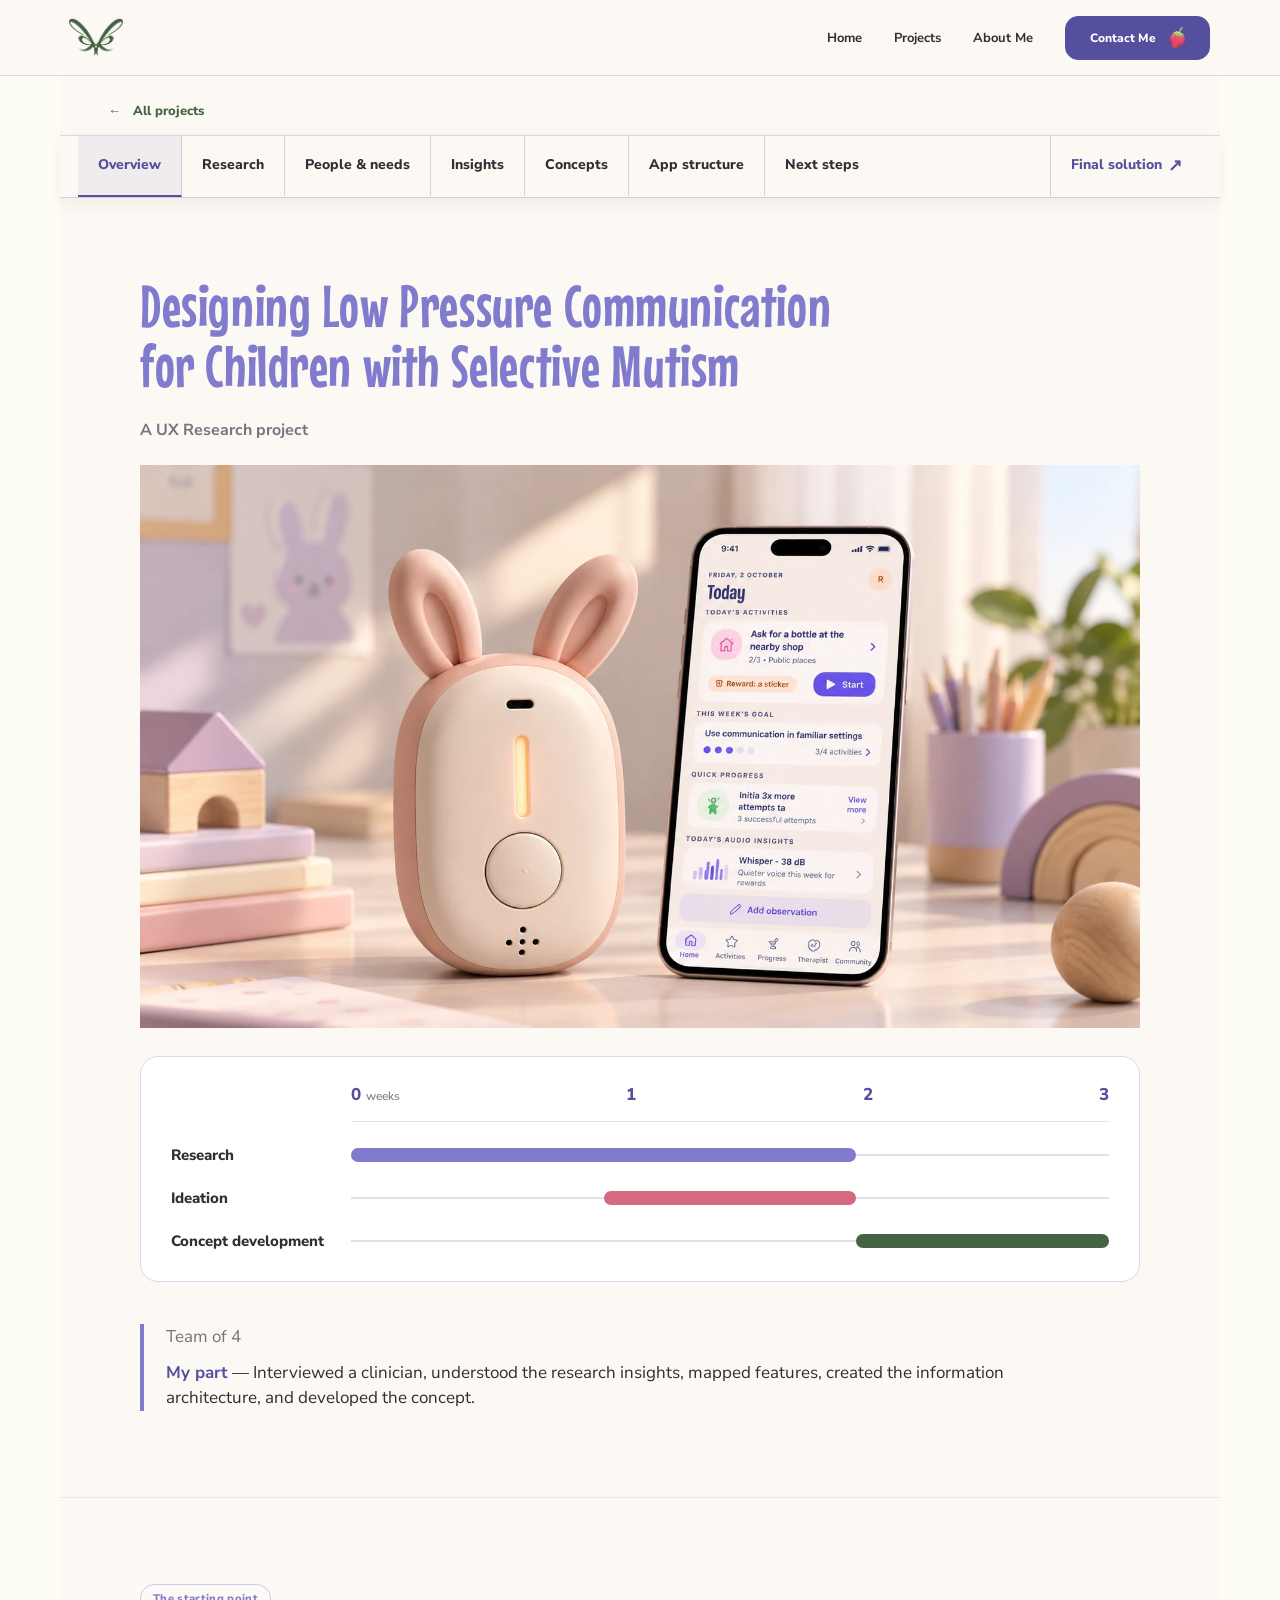
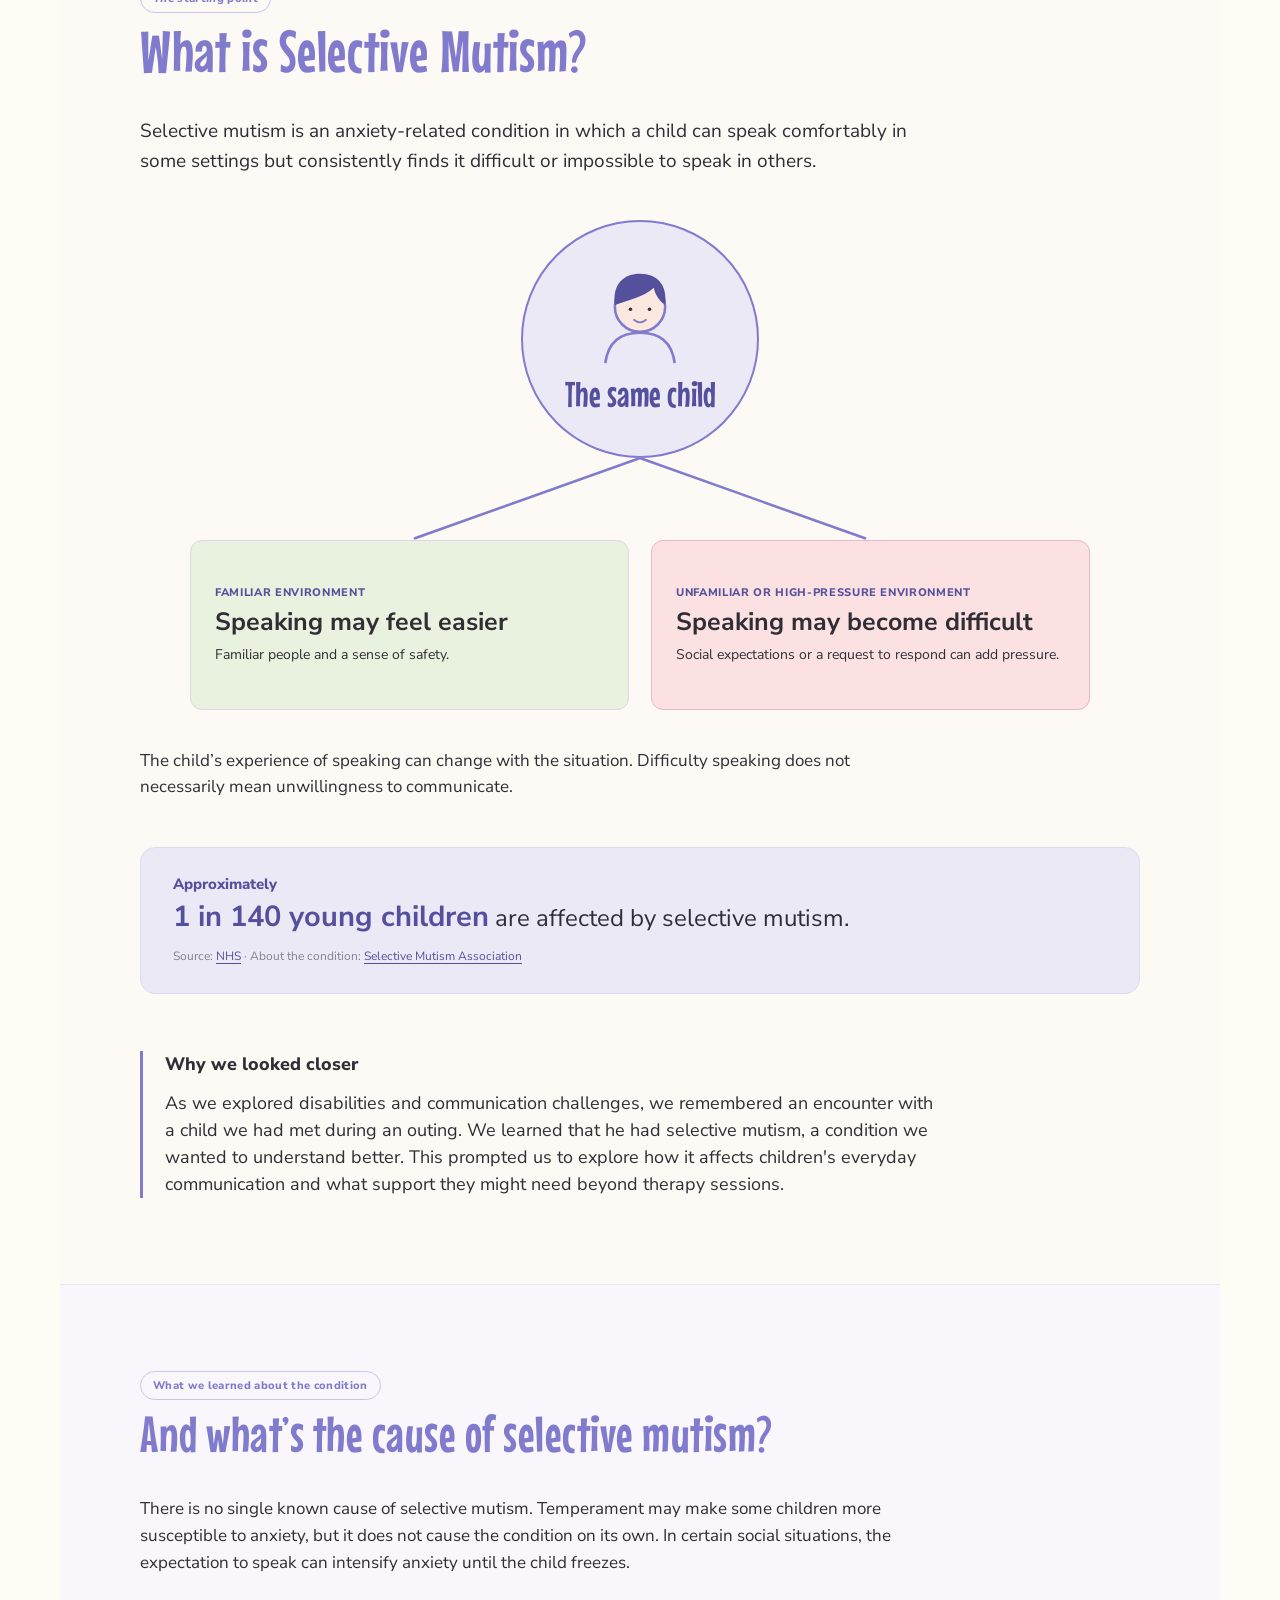
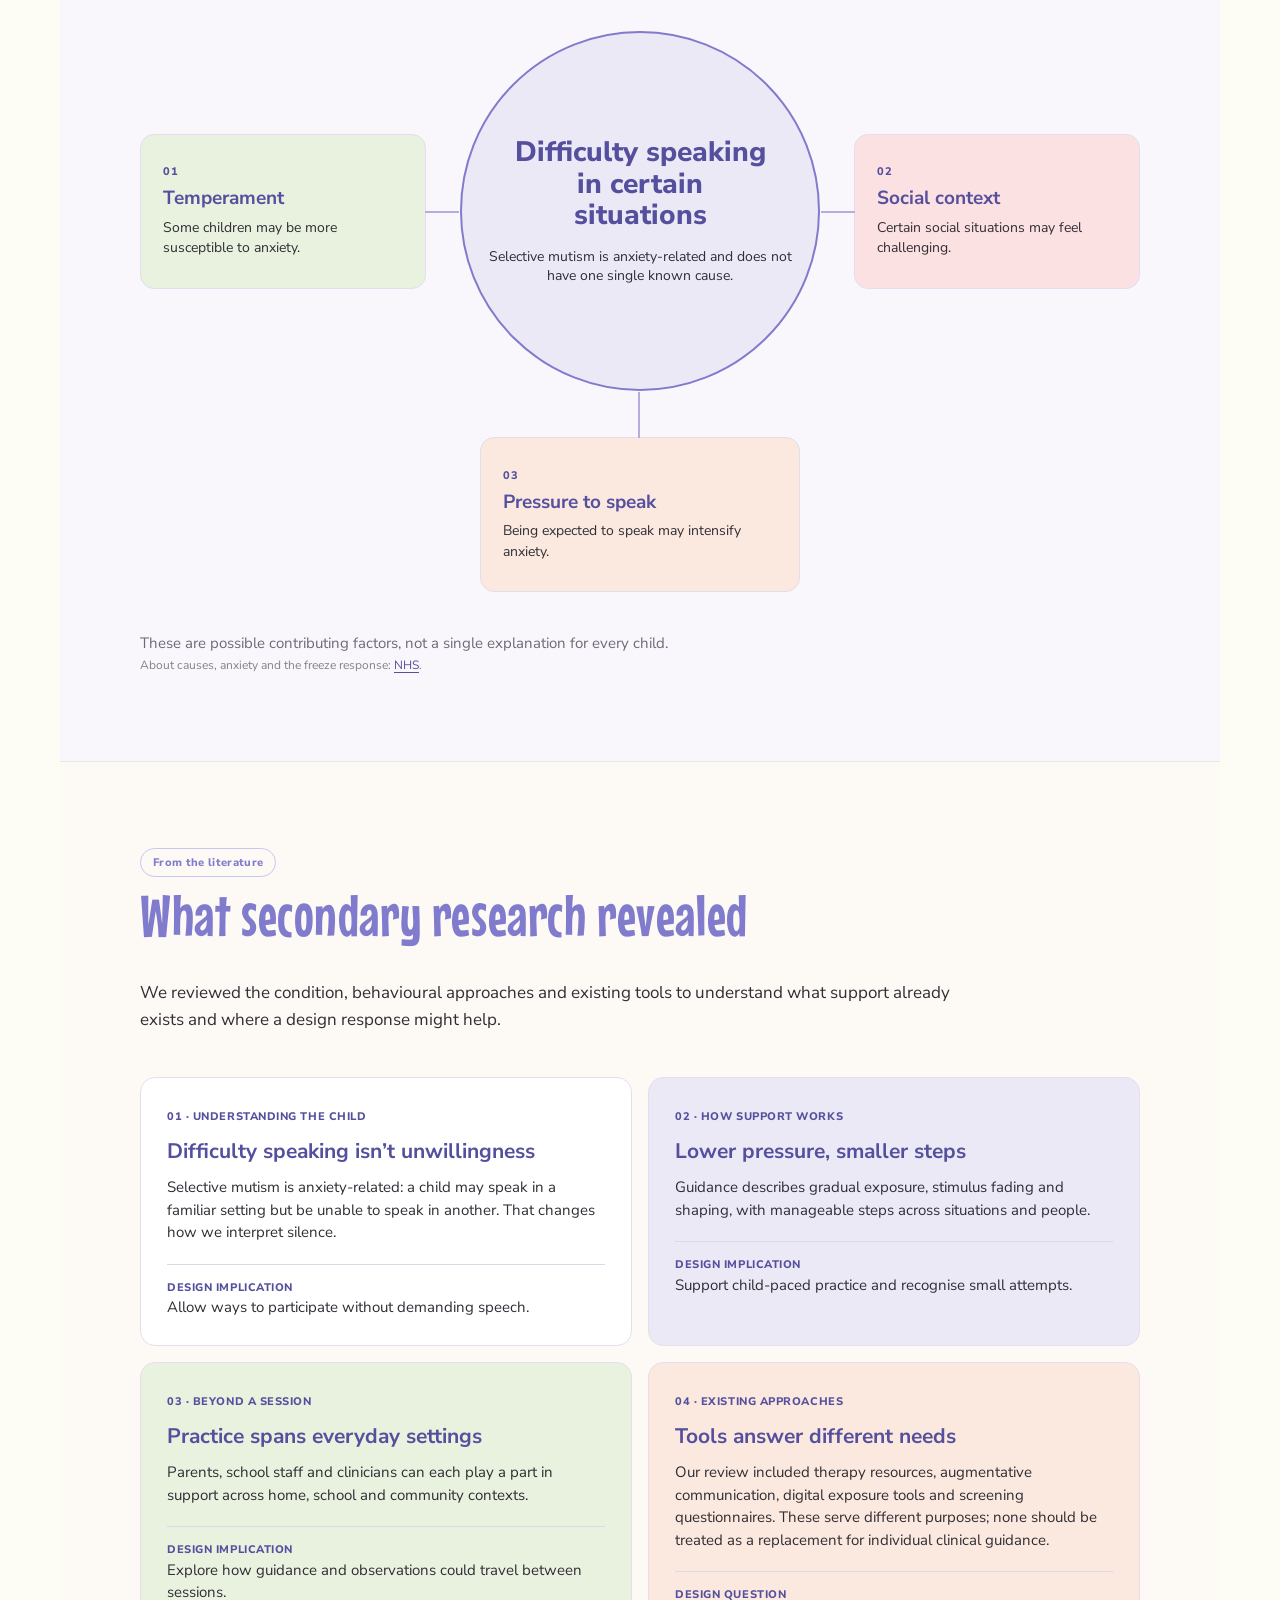
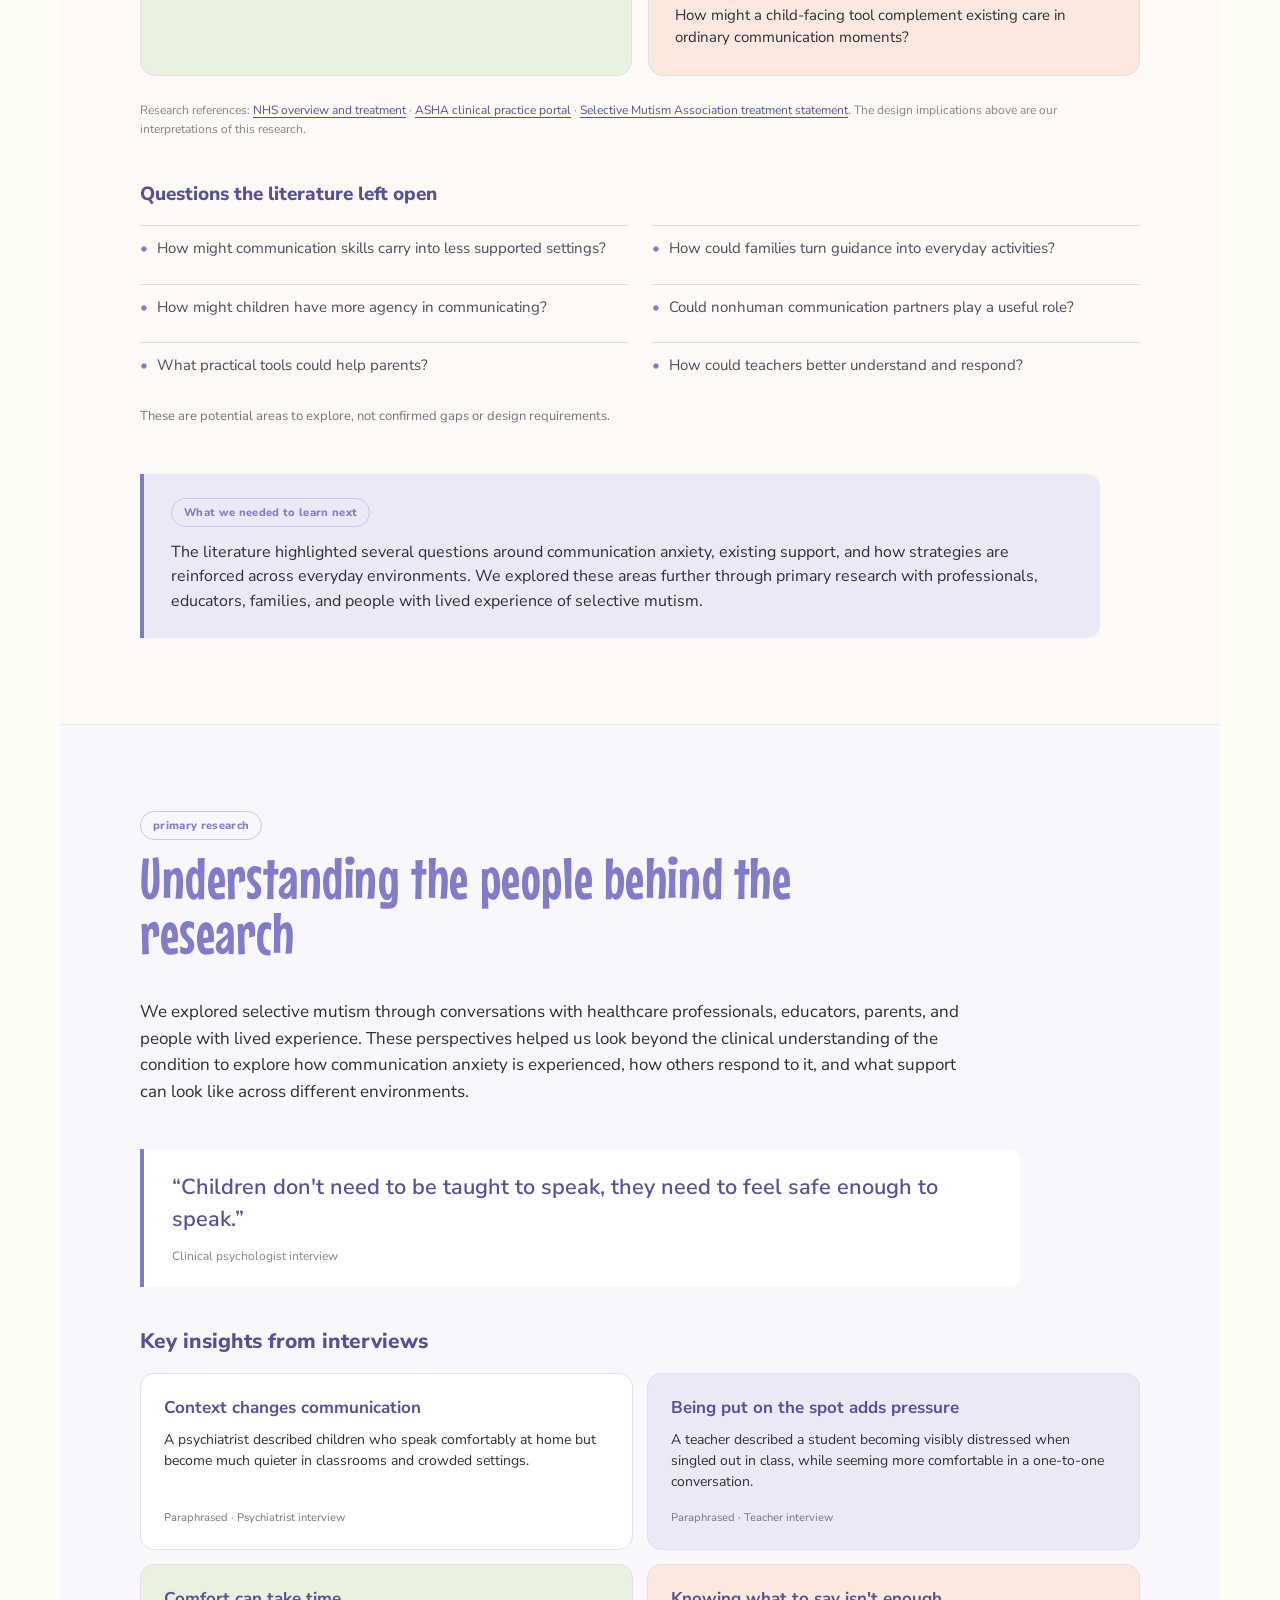
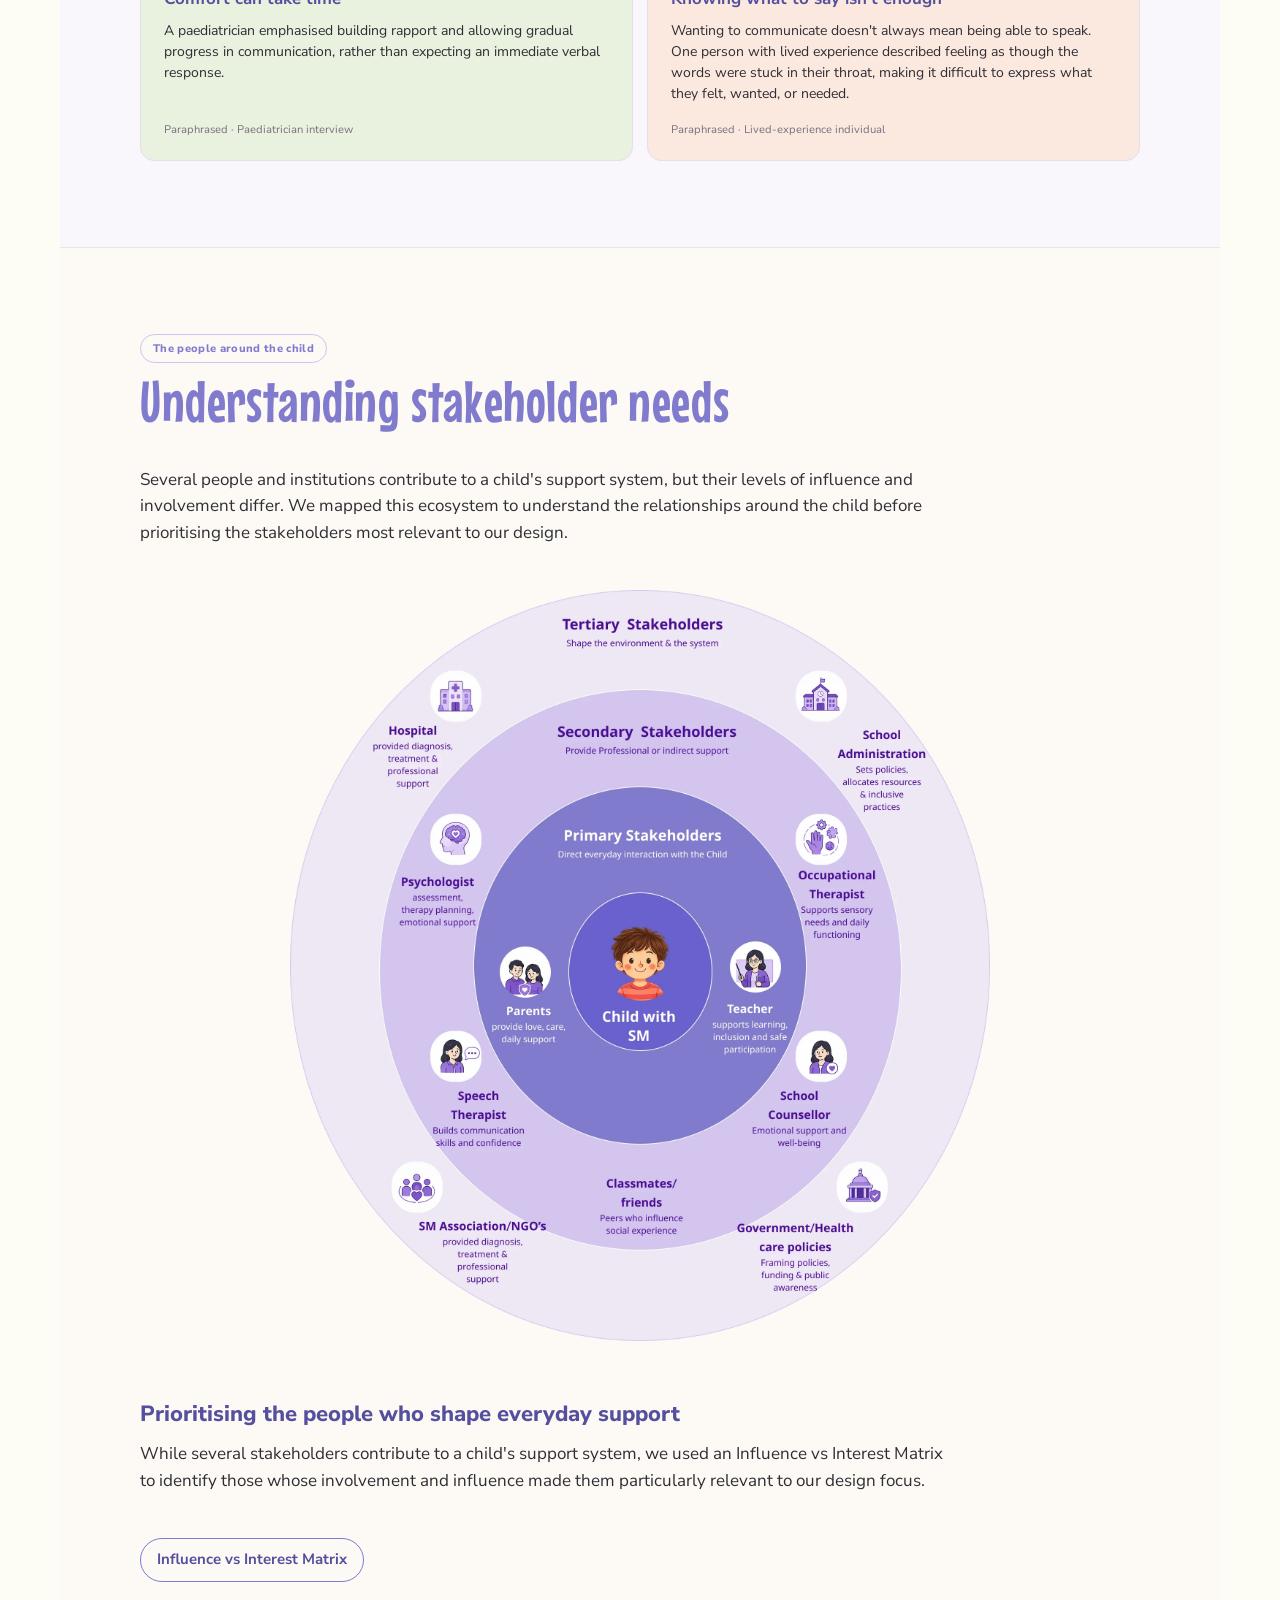
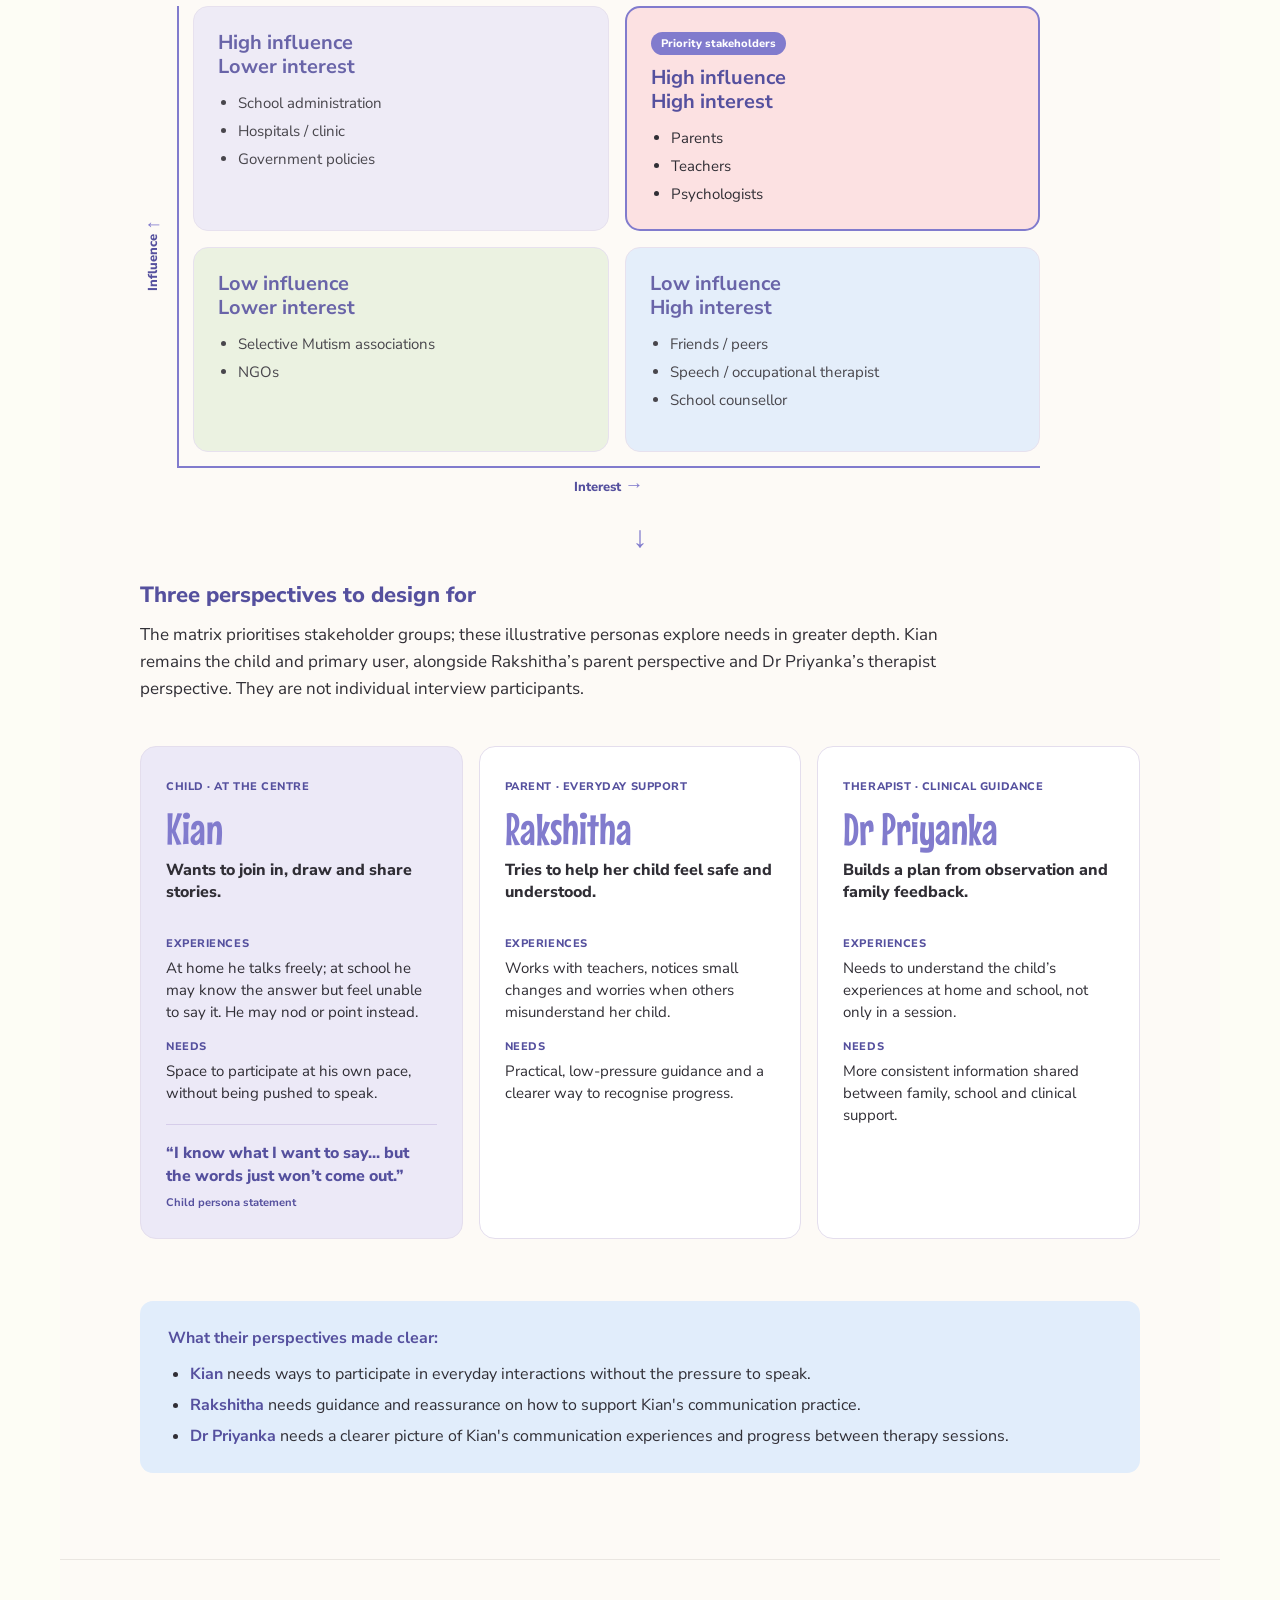
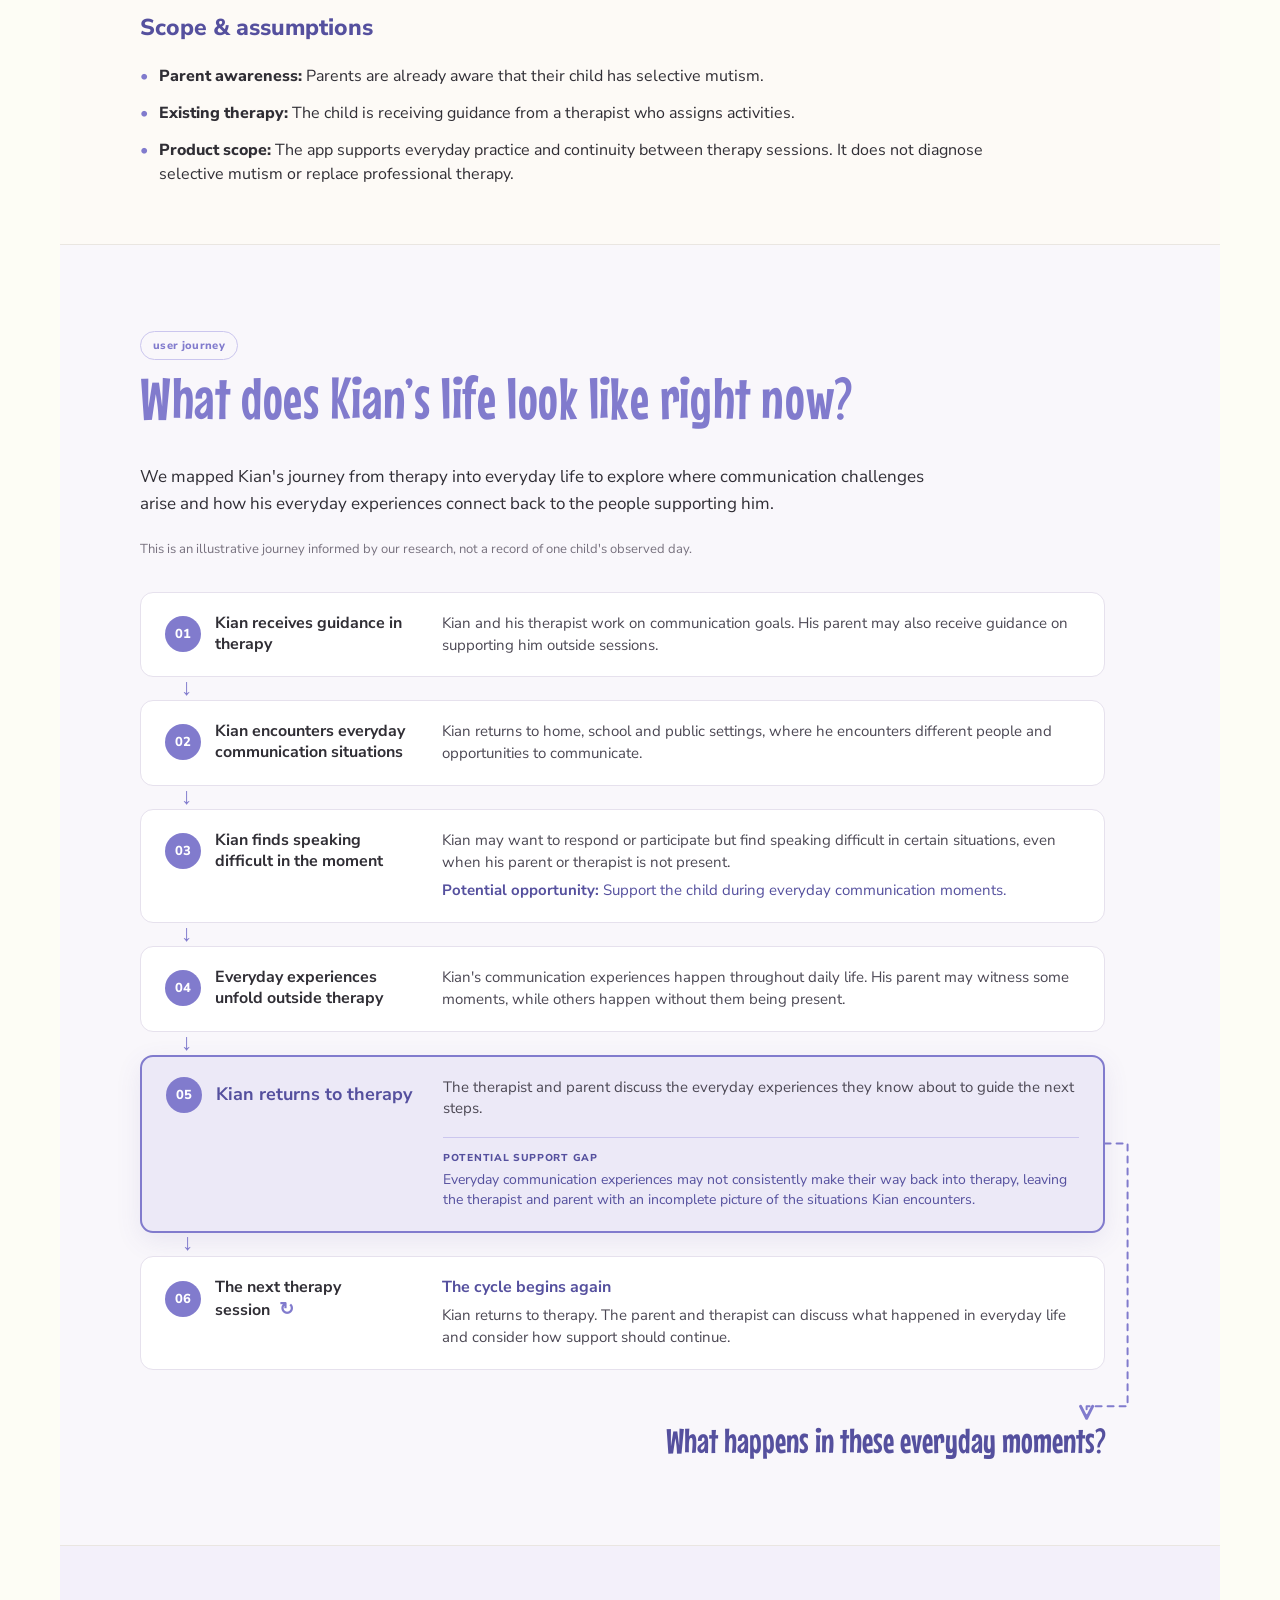
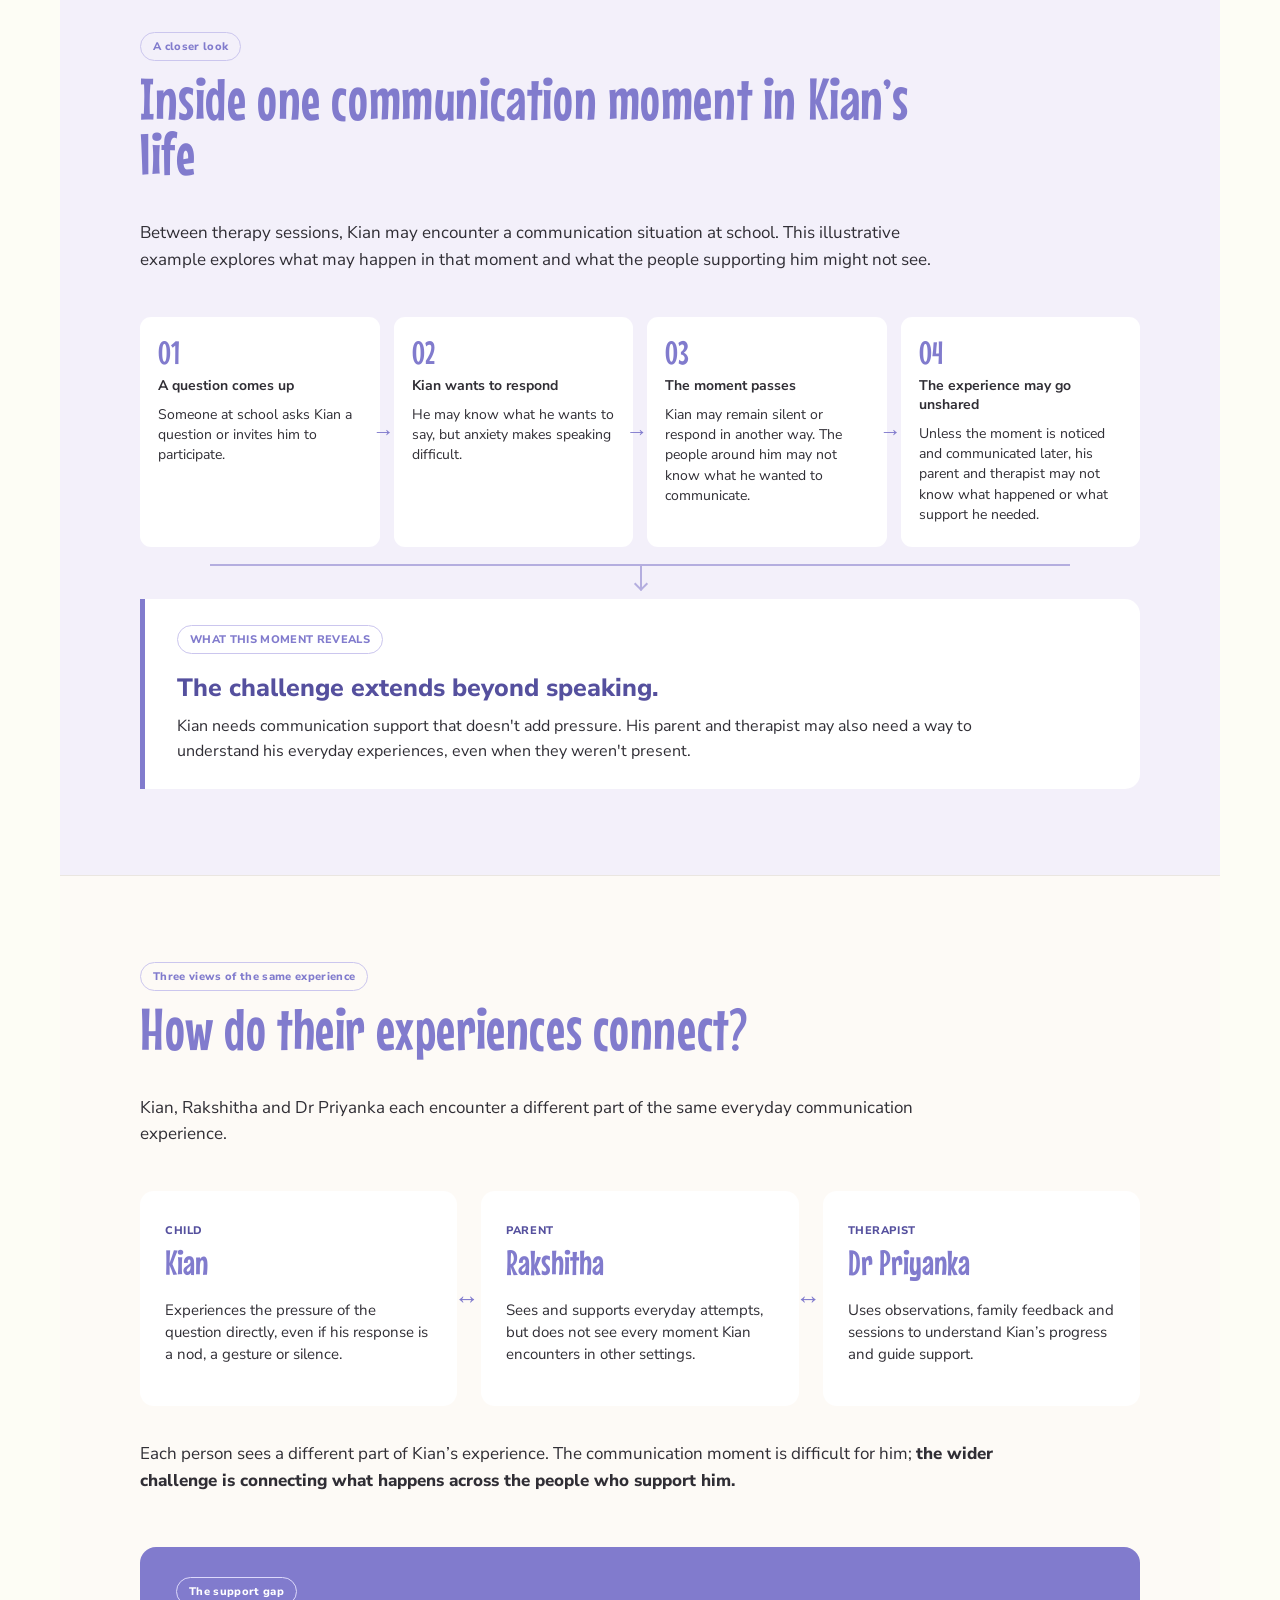
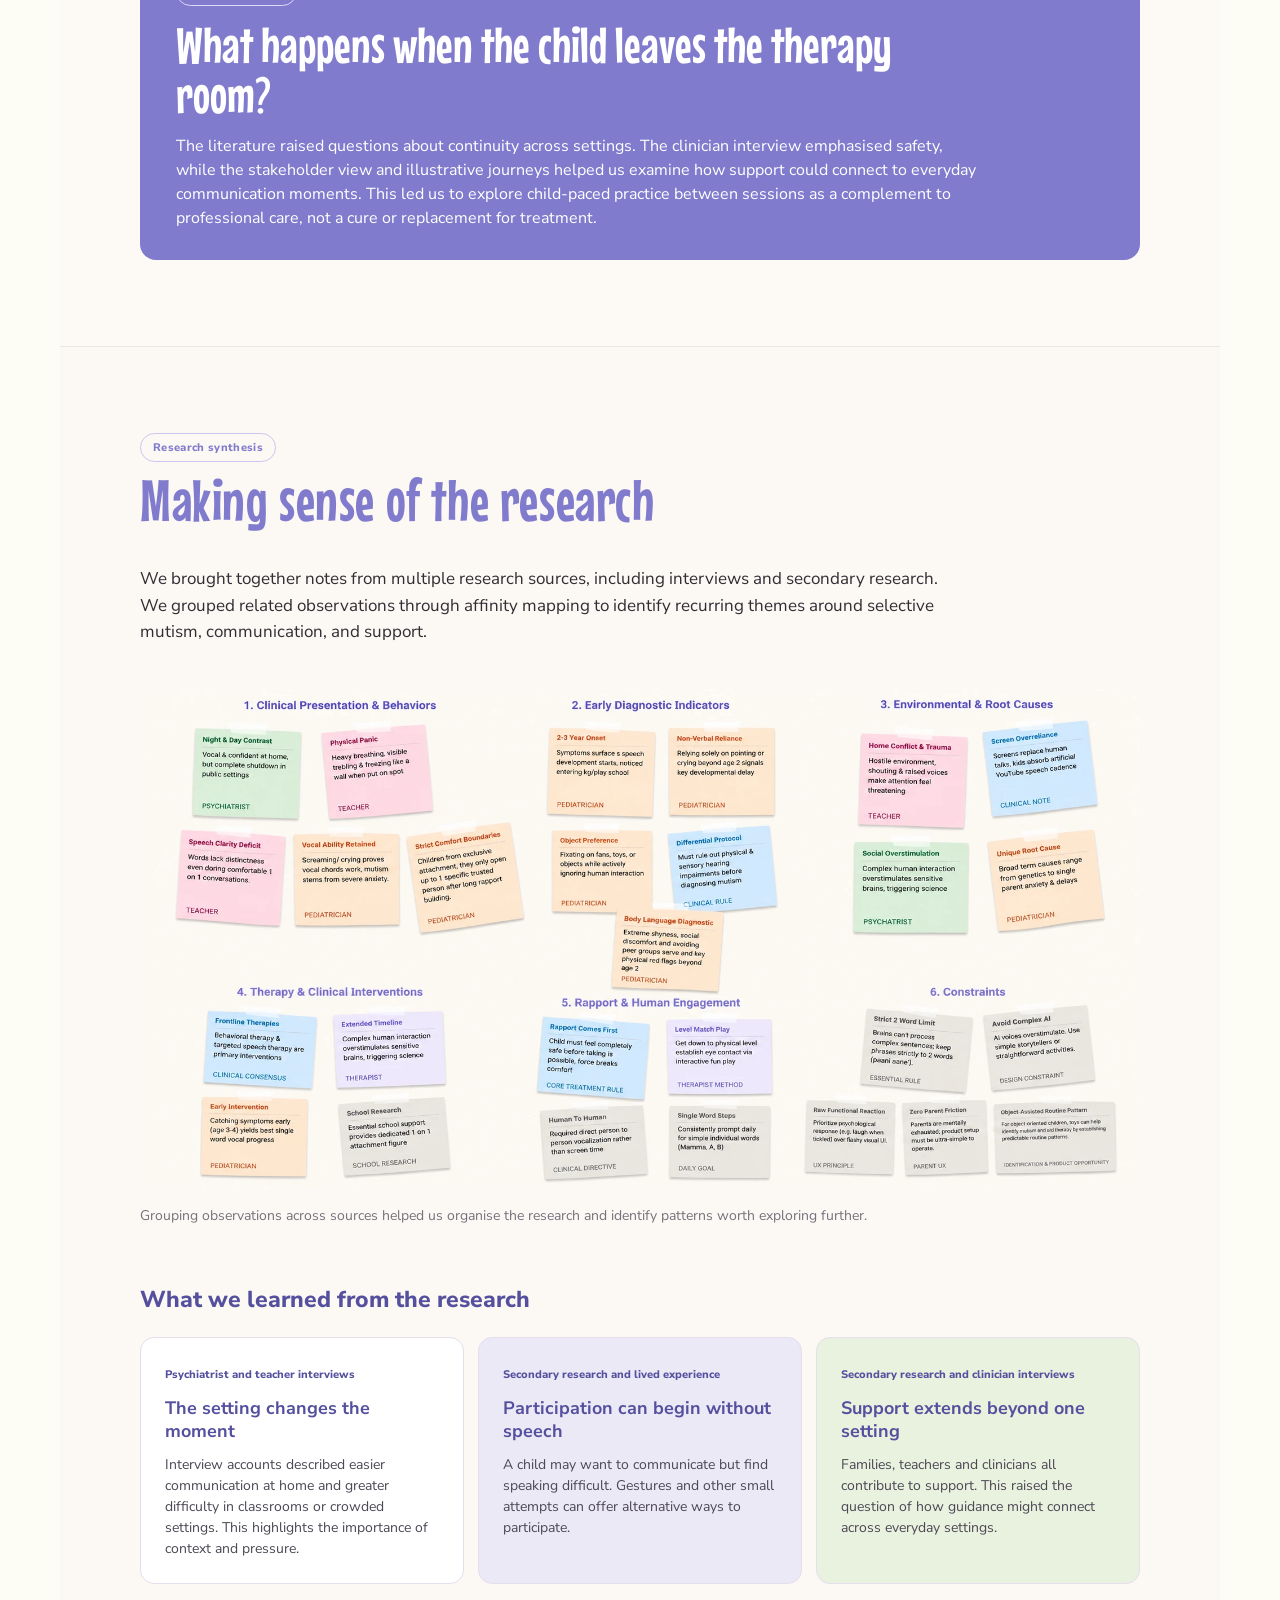
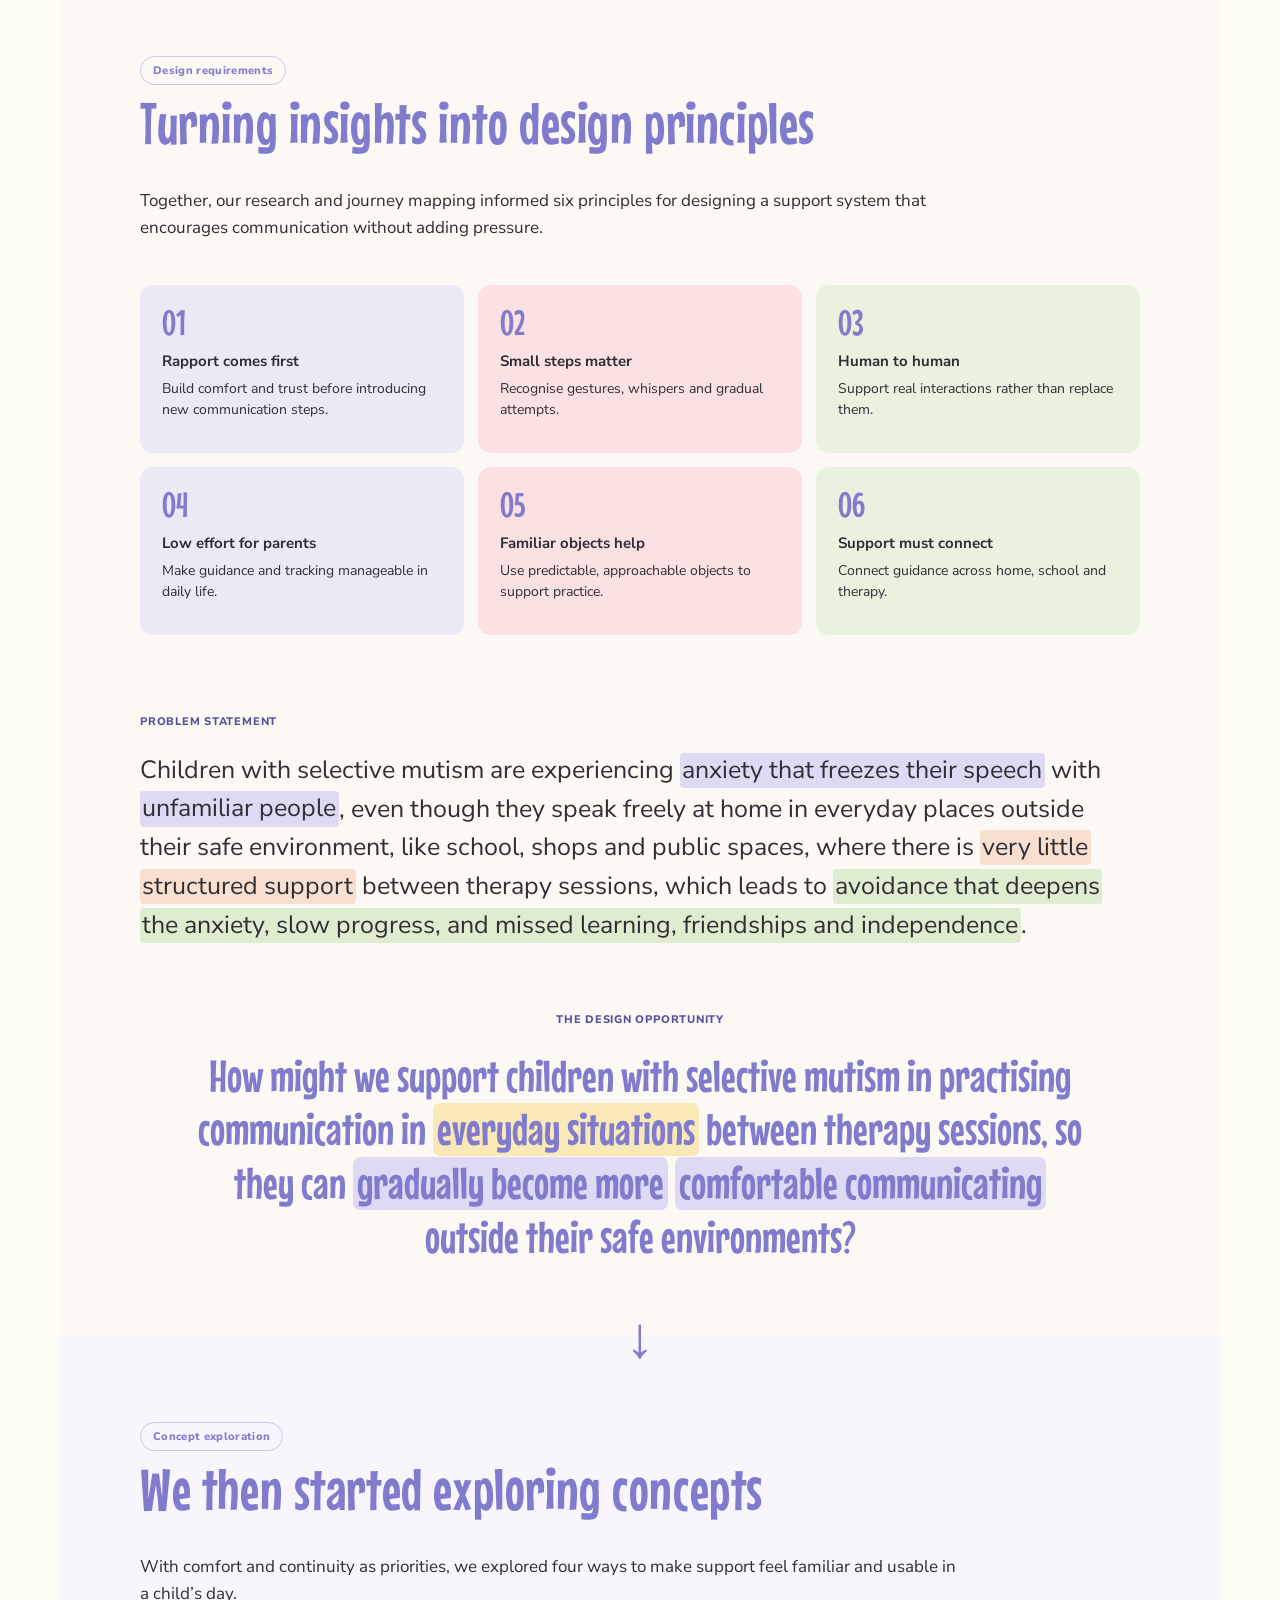
<file: case-study.html>
<!doctype html>
<html lang="en">
  <head>
    <meta charset="utf-8">
    <meta name="viewport" content="width=device-width, initial-scale=1">
    <meta name="theme-color" content="#FDFDF5">
    <title>Project — Khushna Kazi</title>
    <link rel="preconnect" href="https://fonts.googleapis.com">
    <link rel="preconnect" href="https://fonts.gstatic.com" crossorigin>
    <link href="https://fonts.googleapis.com/css2?family=Molle:ital@1&amp;family=Nunito+Sans:wght@400;500;600;700;800&amp;display=swap" rel="stylesheet">
    <link rel="stylesheet" href="styles.css?v=20261123-2">
    <script src="script.js?v=20261123-2" defer></script>
  </head>
  <body>
    <header class="site-header mobile-header">
      <a class="brand" href="./" aria-label="Khushna Kazi, home">
        <img src="Assets/logo.png" alt="" width="920" height="1080">
      </a>
      <button class="mobile-menu-toggle" type="button" aria-controls="mobile-nav" aria-expanded="false" aria-label="Open menu"><span class="menu-lines" aria-hidden="true"></span></button>
      <nav class="site-nav" id="mobile-nav" aria-label="Main navigation">
        <a class="nav-link" href="./">Home</a>
        <a class="nav-link" href="projects.html">Projects</a>
        <a class="nav-link" href="./#about">About Me</a>
        <a class="contact-button" href="https://mail.google.com/mail/?view=cm&amp;fs=1&amp;to=khushna.kazi%40gmail.com" target="_blank" rel="noopener noreferrer">Contact Me <img src="Assets/strawberry.png" alt="" width="268" height="387"></a>
      </nav>
    </header>
    <main class="study-main" data-study>
      <a class="study-back" href="projects.html"><span aria-hidden="true">←</span> All Projects</a>
      <h1 class="study-title" data-study-title></h1>
      <img class="study-preview" data-study-image src="Assets/web/sm.webp" alt="Project preview" width="2000" height="1166">
      <p class="study-status">Full case study coming soon.</p>
    </main>
    <footer class="site-footer">
      <p>© 2026 Designed by Khushna</p>
      <div class="footer-contact">
        <a class="footer-icon" href="https://www.linkedin.com/in/khushna-kazi-005b32264/" target="_blank" rel="noopener noreferrer" aria-label="Khushna Kazi on LinkedIn"><img src="Assets/linkedin-icon.svg" alt="" width="24" height="24"></a>
        <a class="footer-icon" href="https://mail.google.com/mail/?view=cm&amp;fs=1&amp;to=khushna.kazi%40gmail.com" target="_blank" rel="noopener noreferrer" aria-label="Email Khushna on Gmail"><img src="Assets/gmail-icon.svg" alt="" width="24" height="24"></a>
        <span class="footer-phone">
          <button class="footer-icon footer-copy-button" type="button" data-copy-phone="9511674504" aria-label="Copy phone number 9511674504"><img src="Assets/phone-icon.svg" alt="" width="24" height="24"></button>
          <span class="copy-feedback" role="status" aria-live="polite"></span>
        </span>
      </div>
    </footer>
    <!-- Cloudflare Web Analytics -->
    <script type="module" src="https://static.cloudflareinsights.com/beacon.min.js" data-cf-beacon='{"token":"190547916235429abcf3196cf8d368f0"}'></script>
    <!-- End Cloudflare Web Analytics -->
  </body>
</html>
</file>
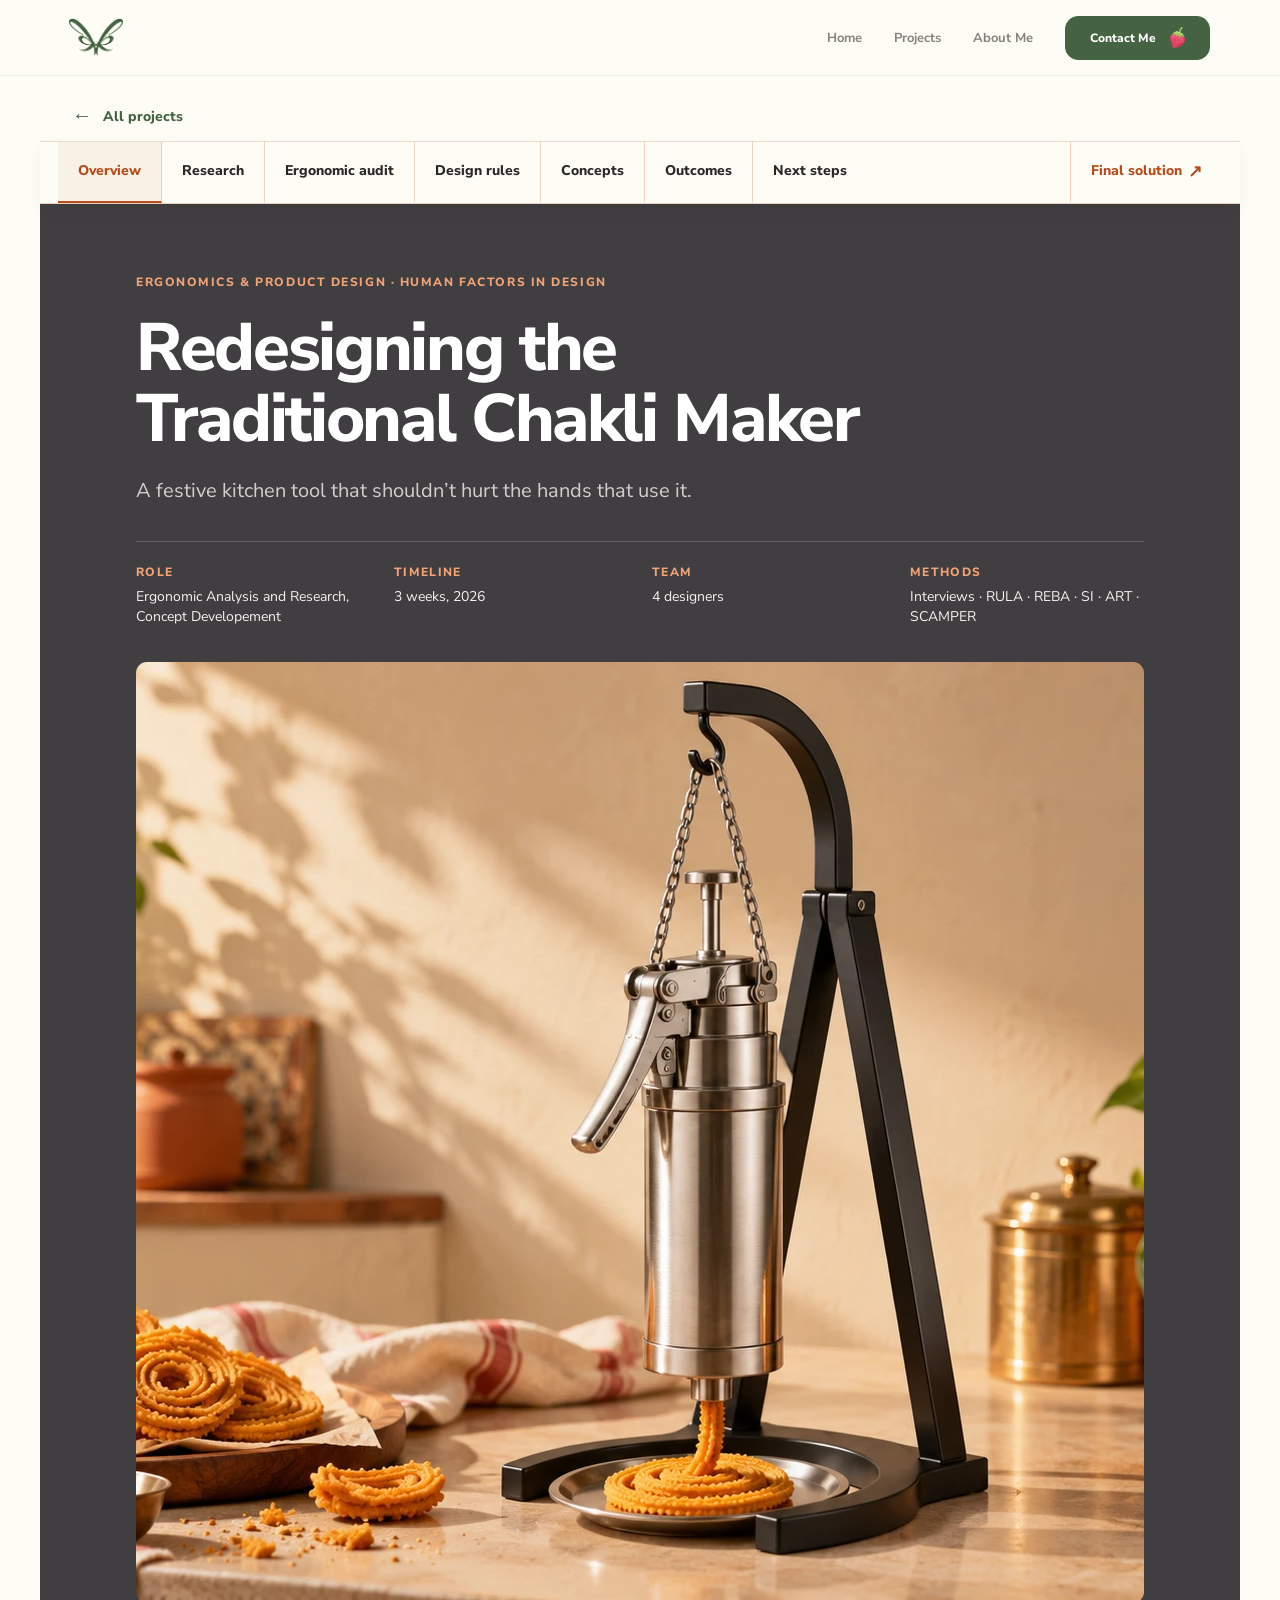
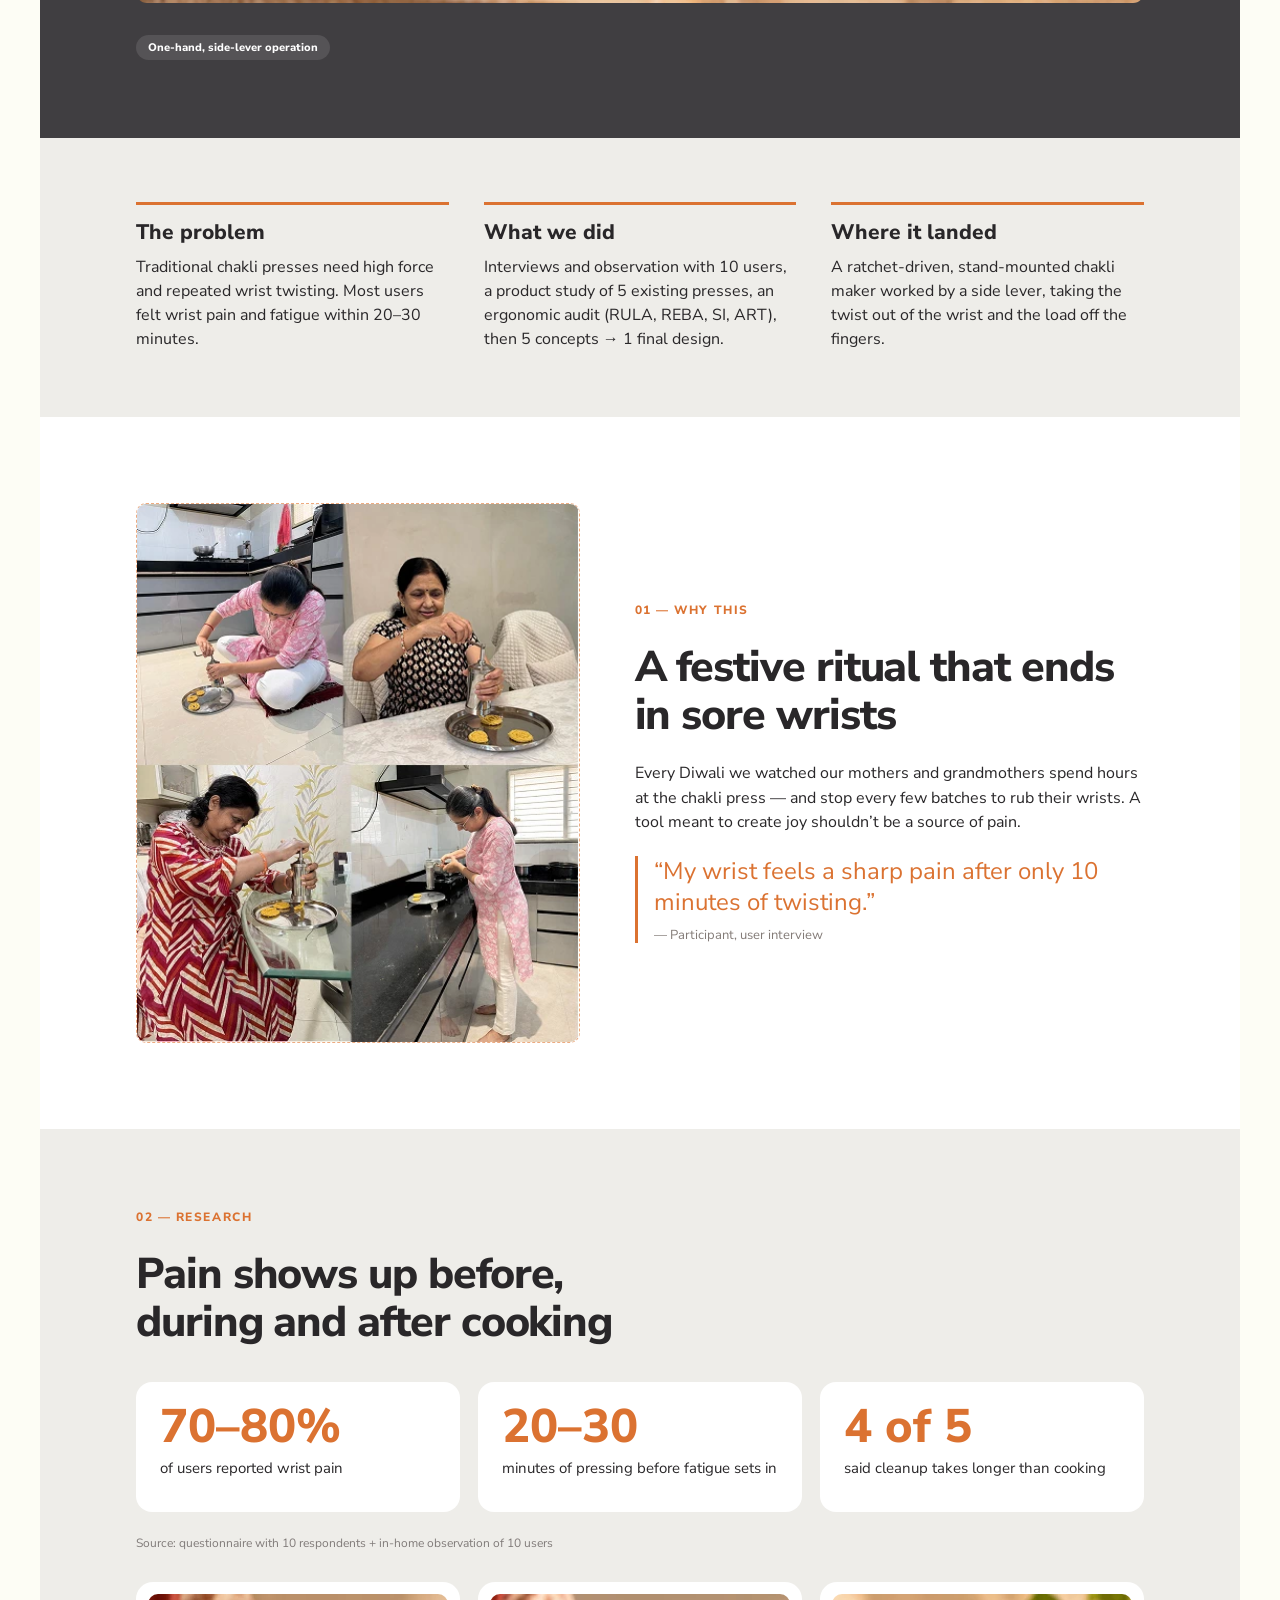
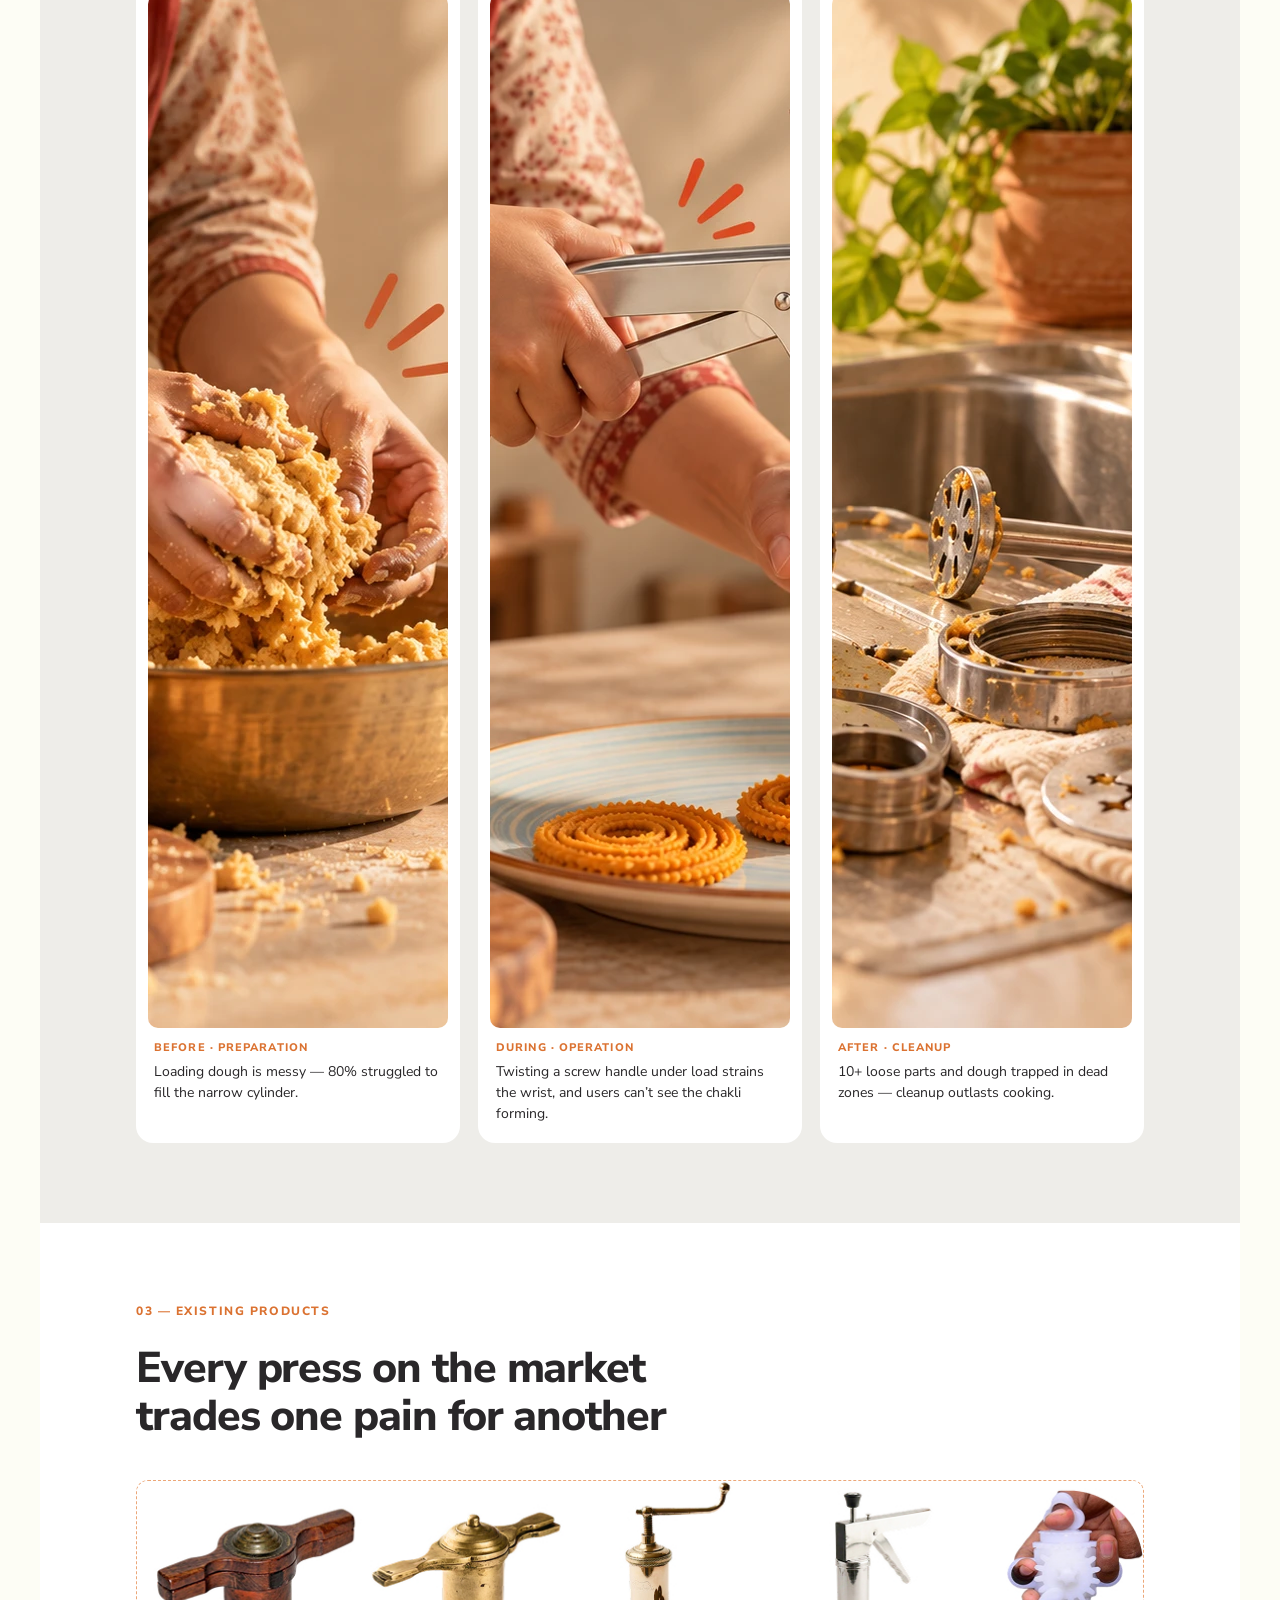
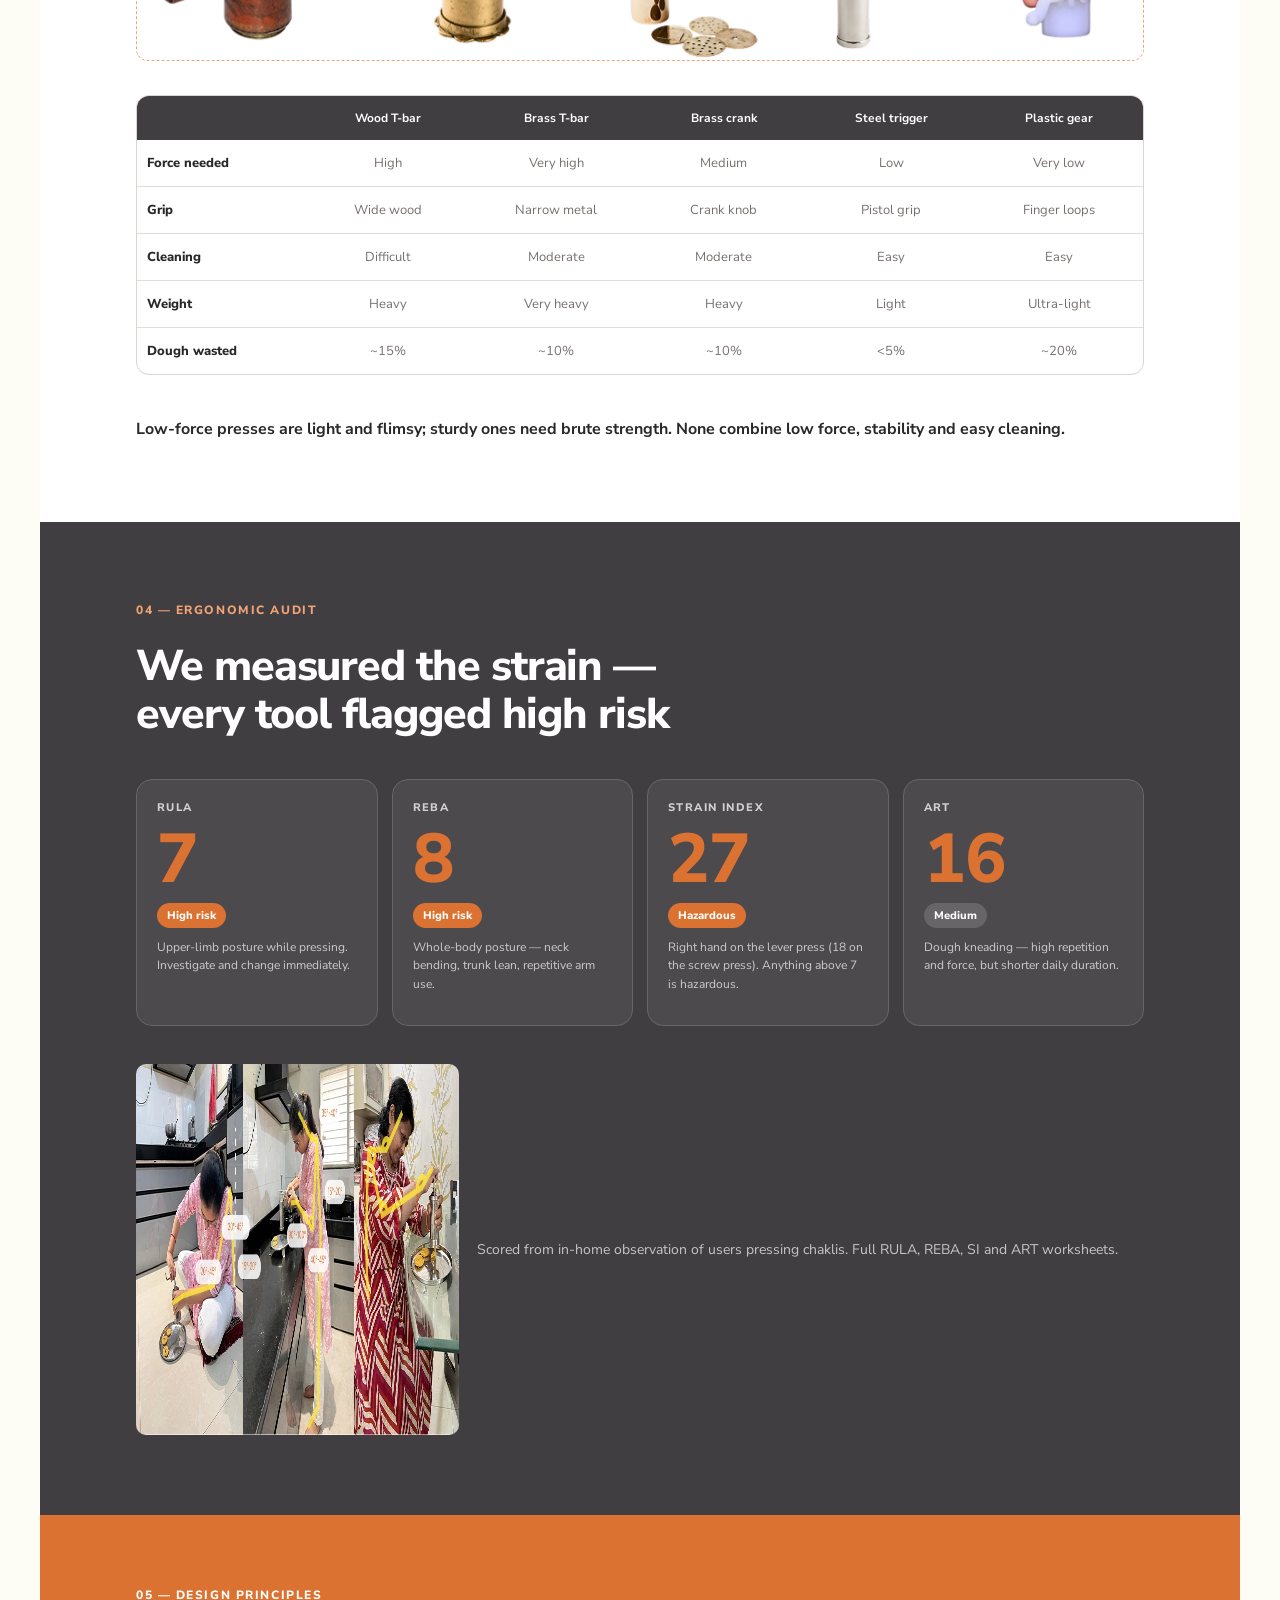
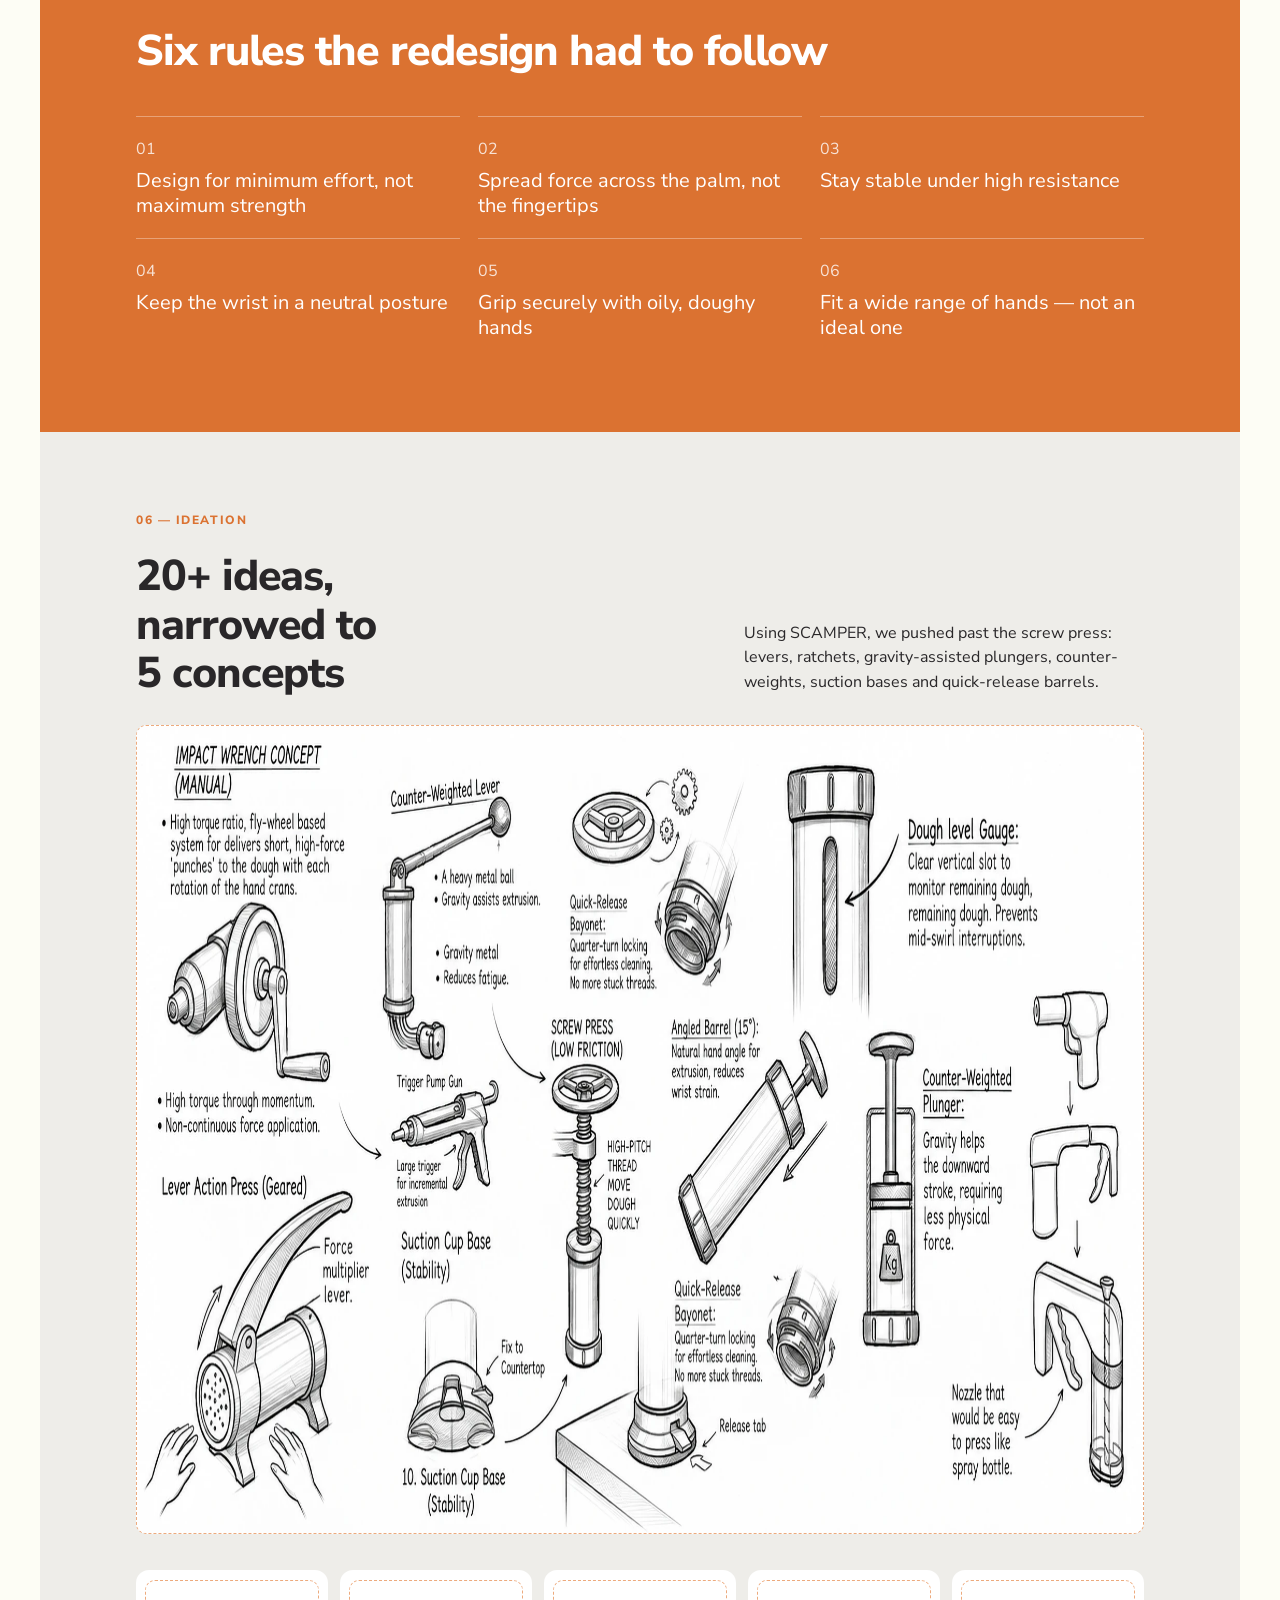
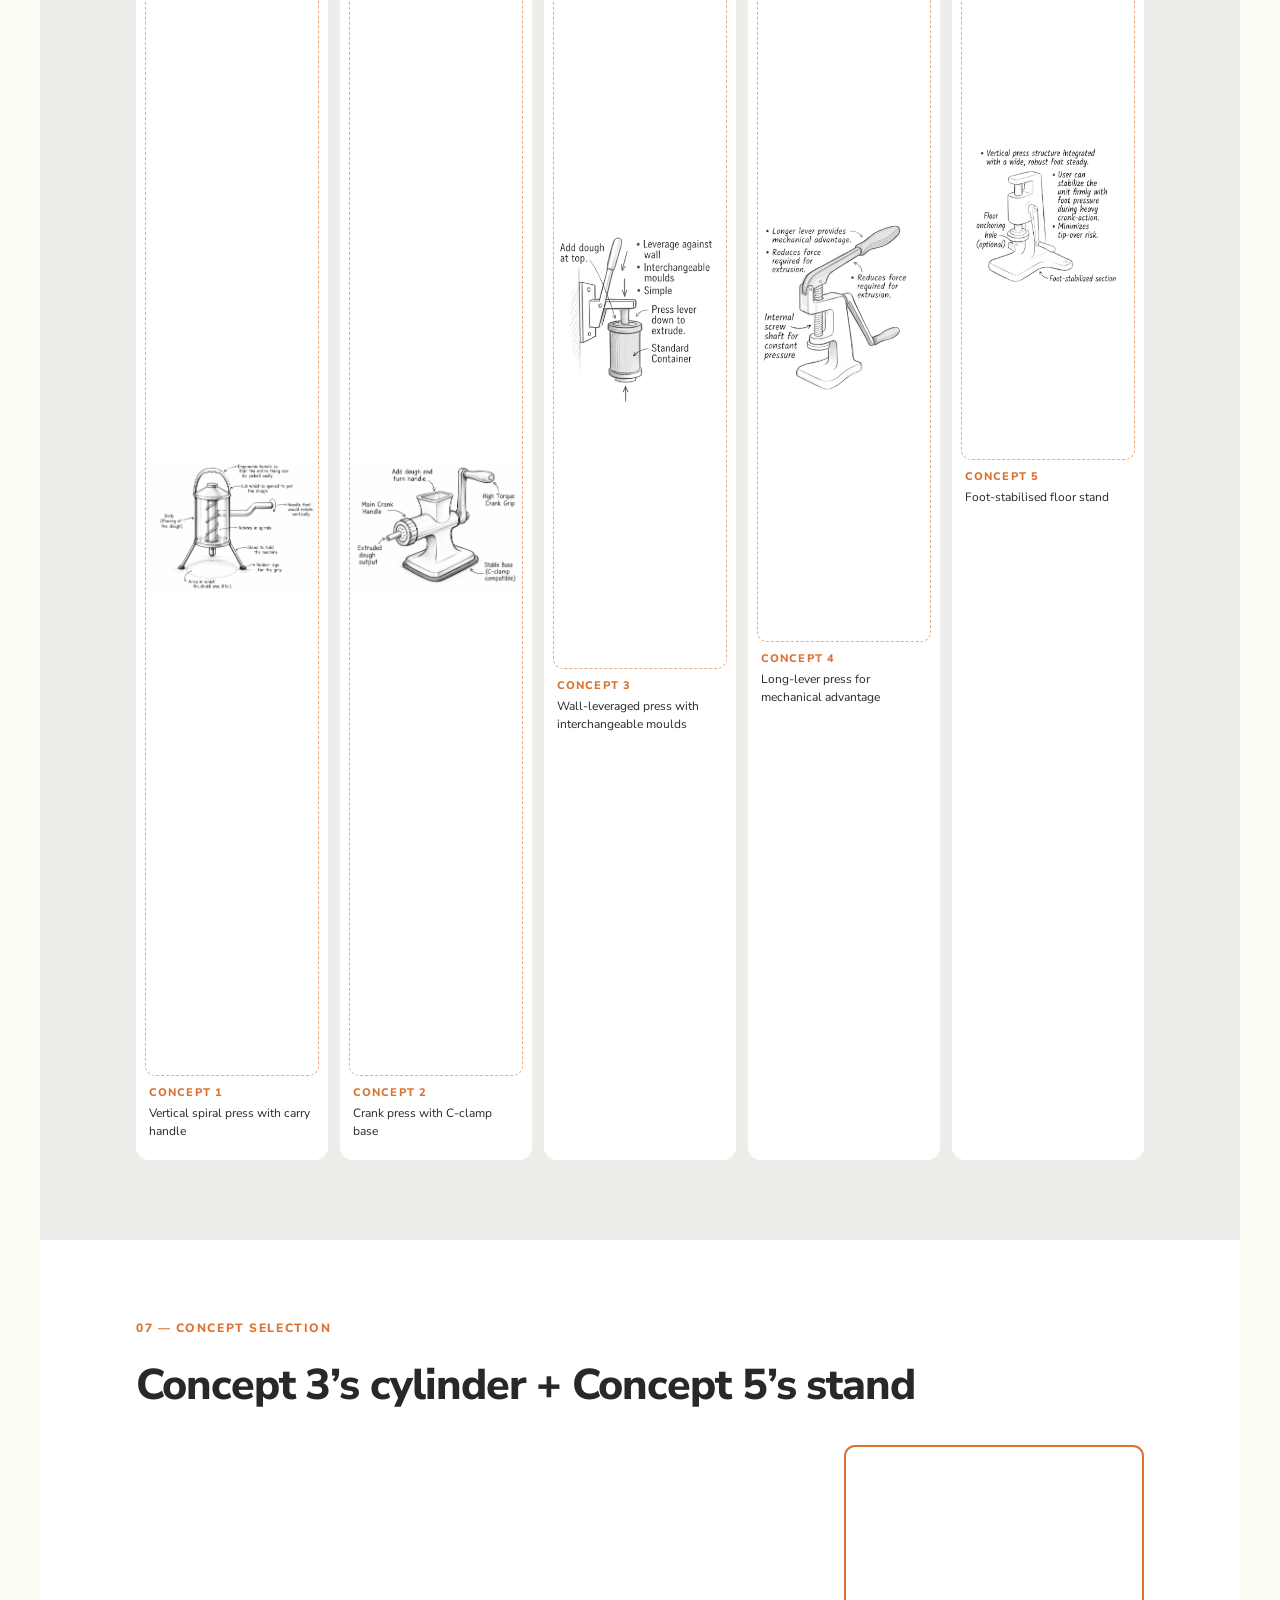
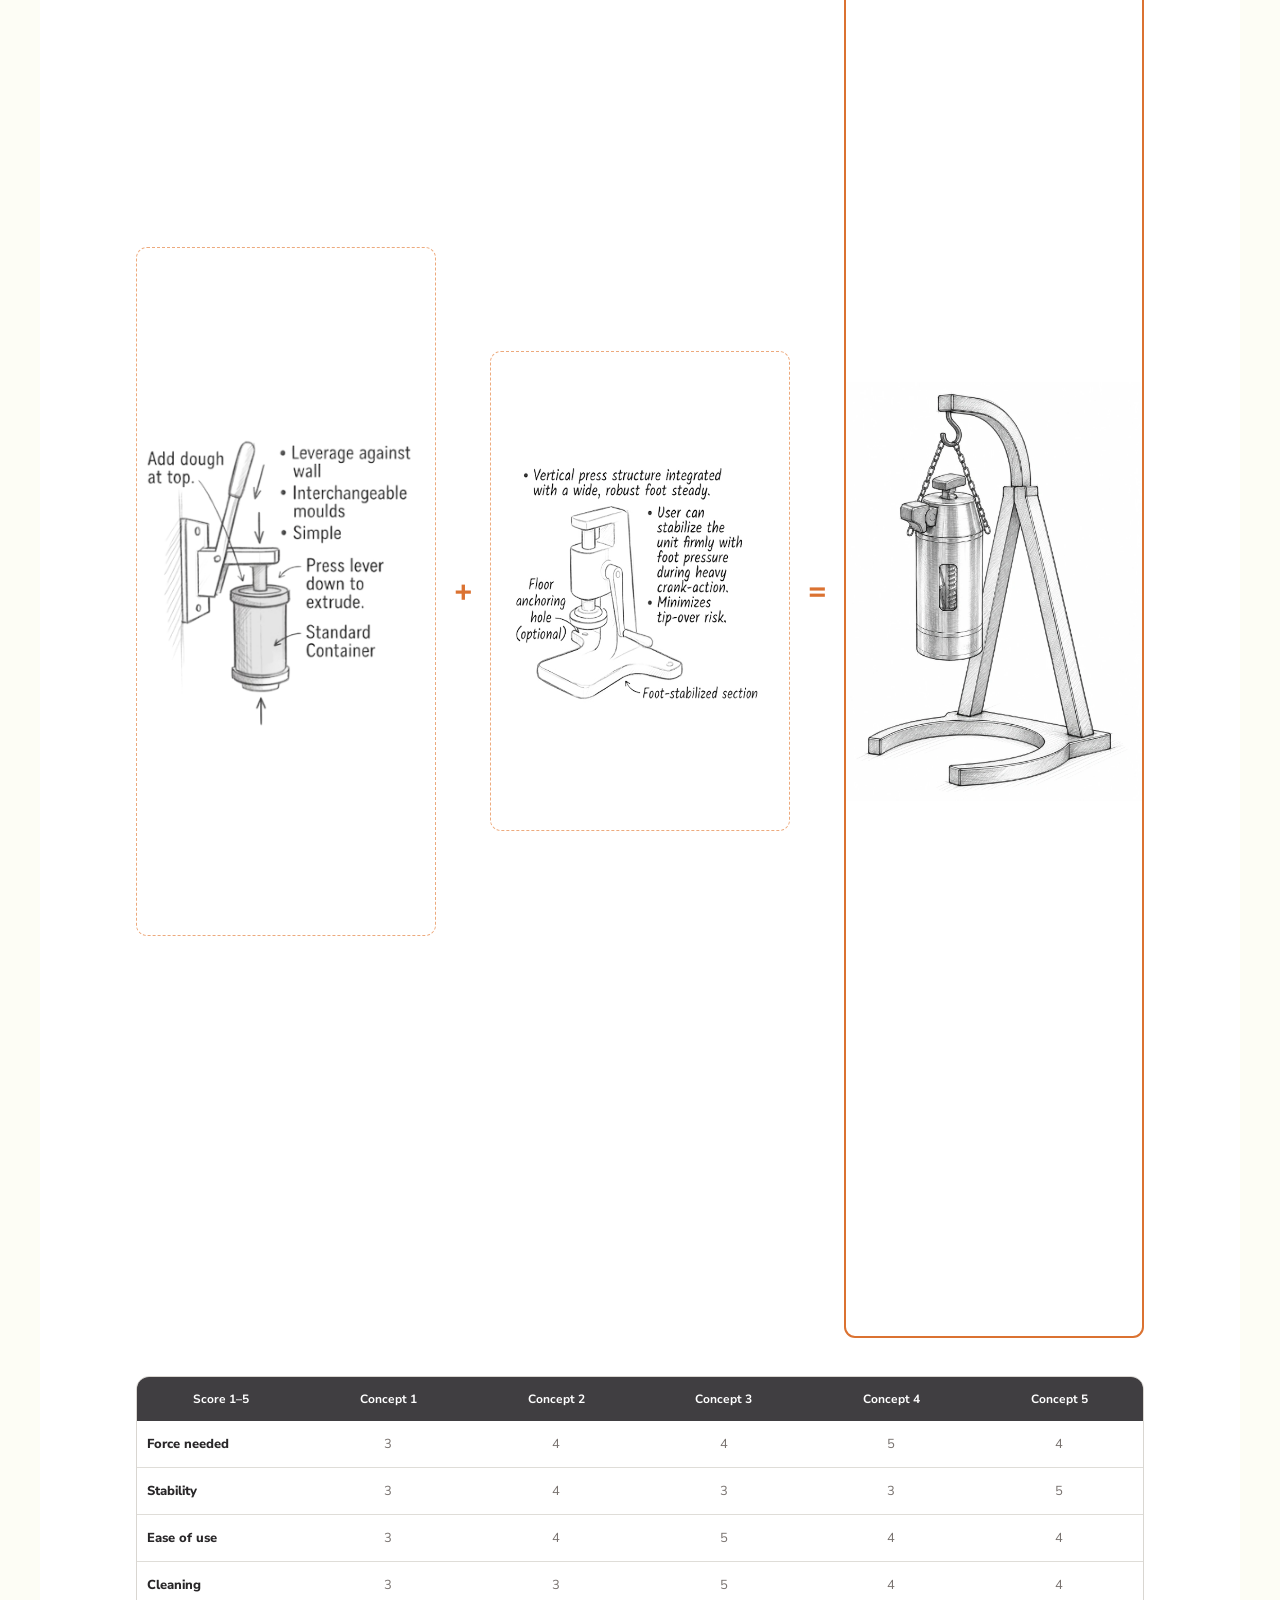
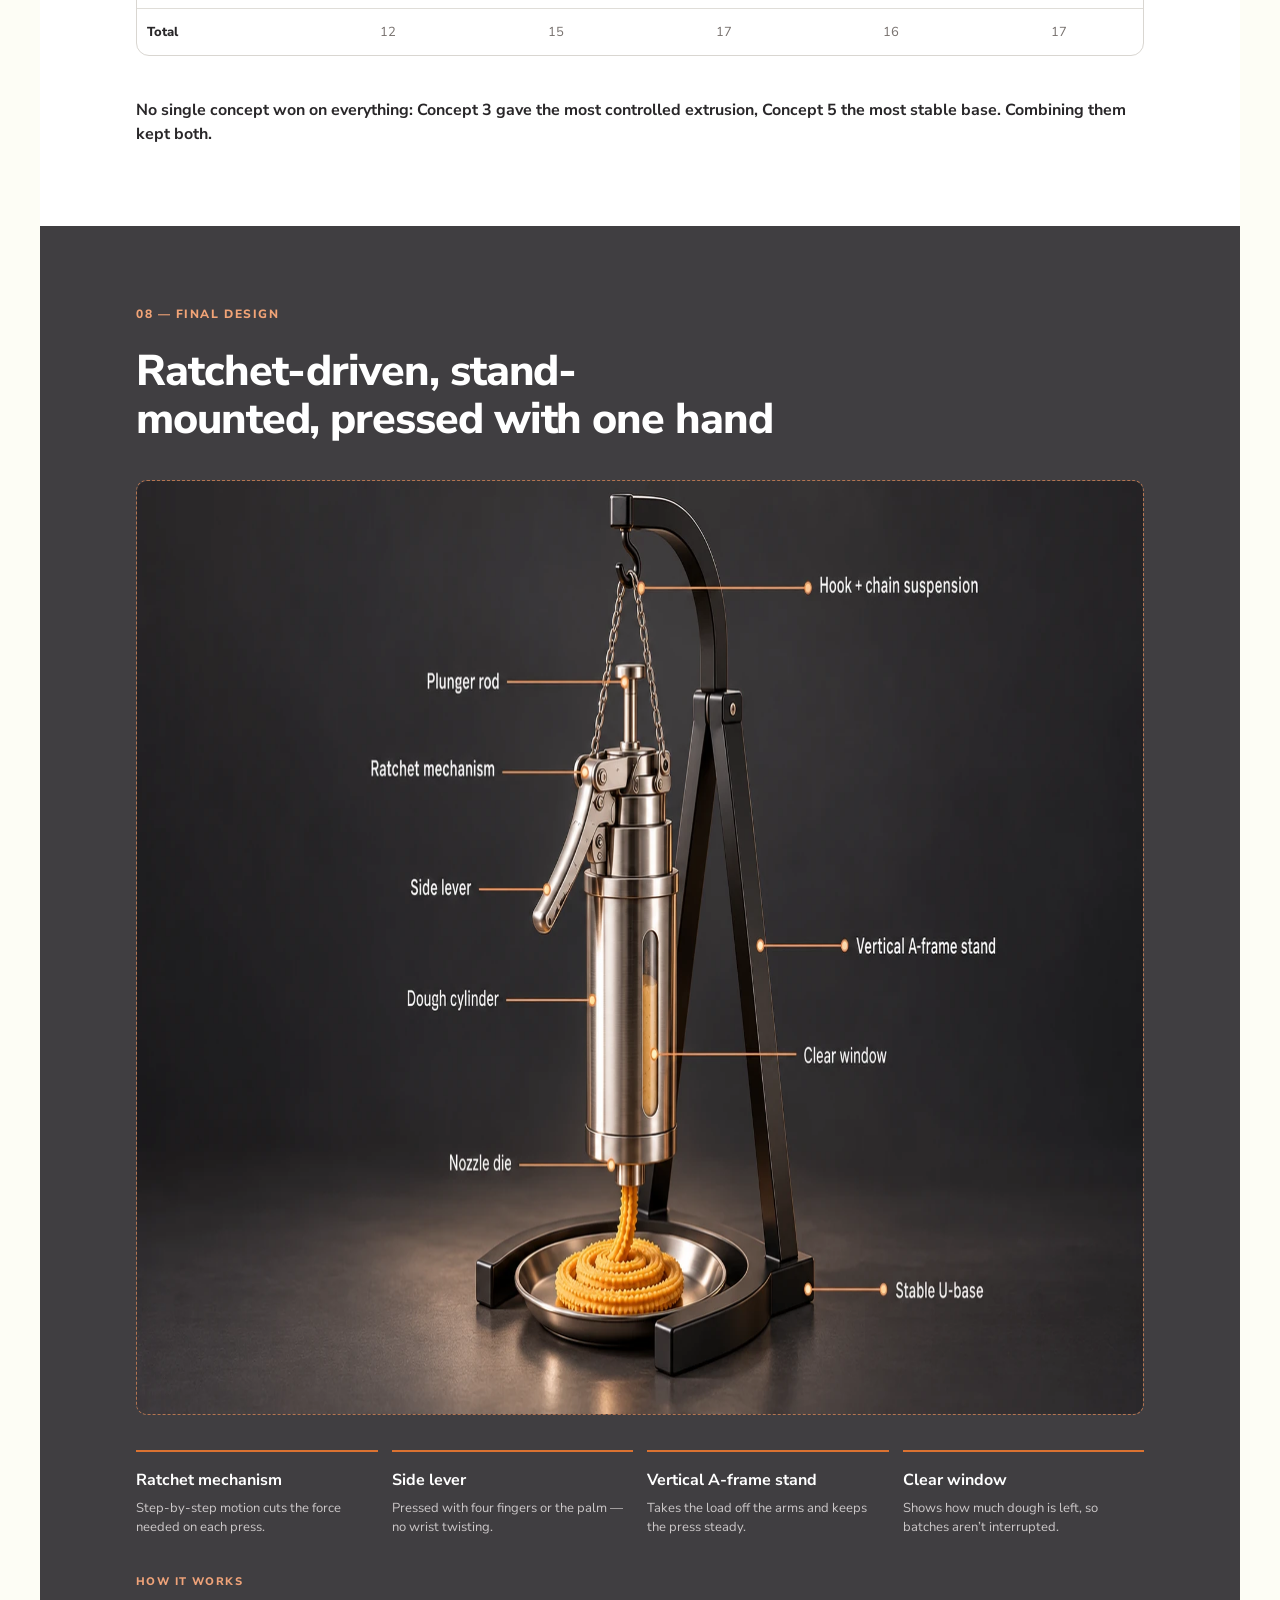
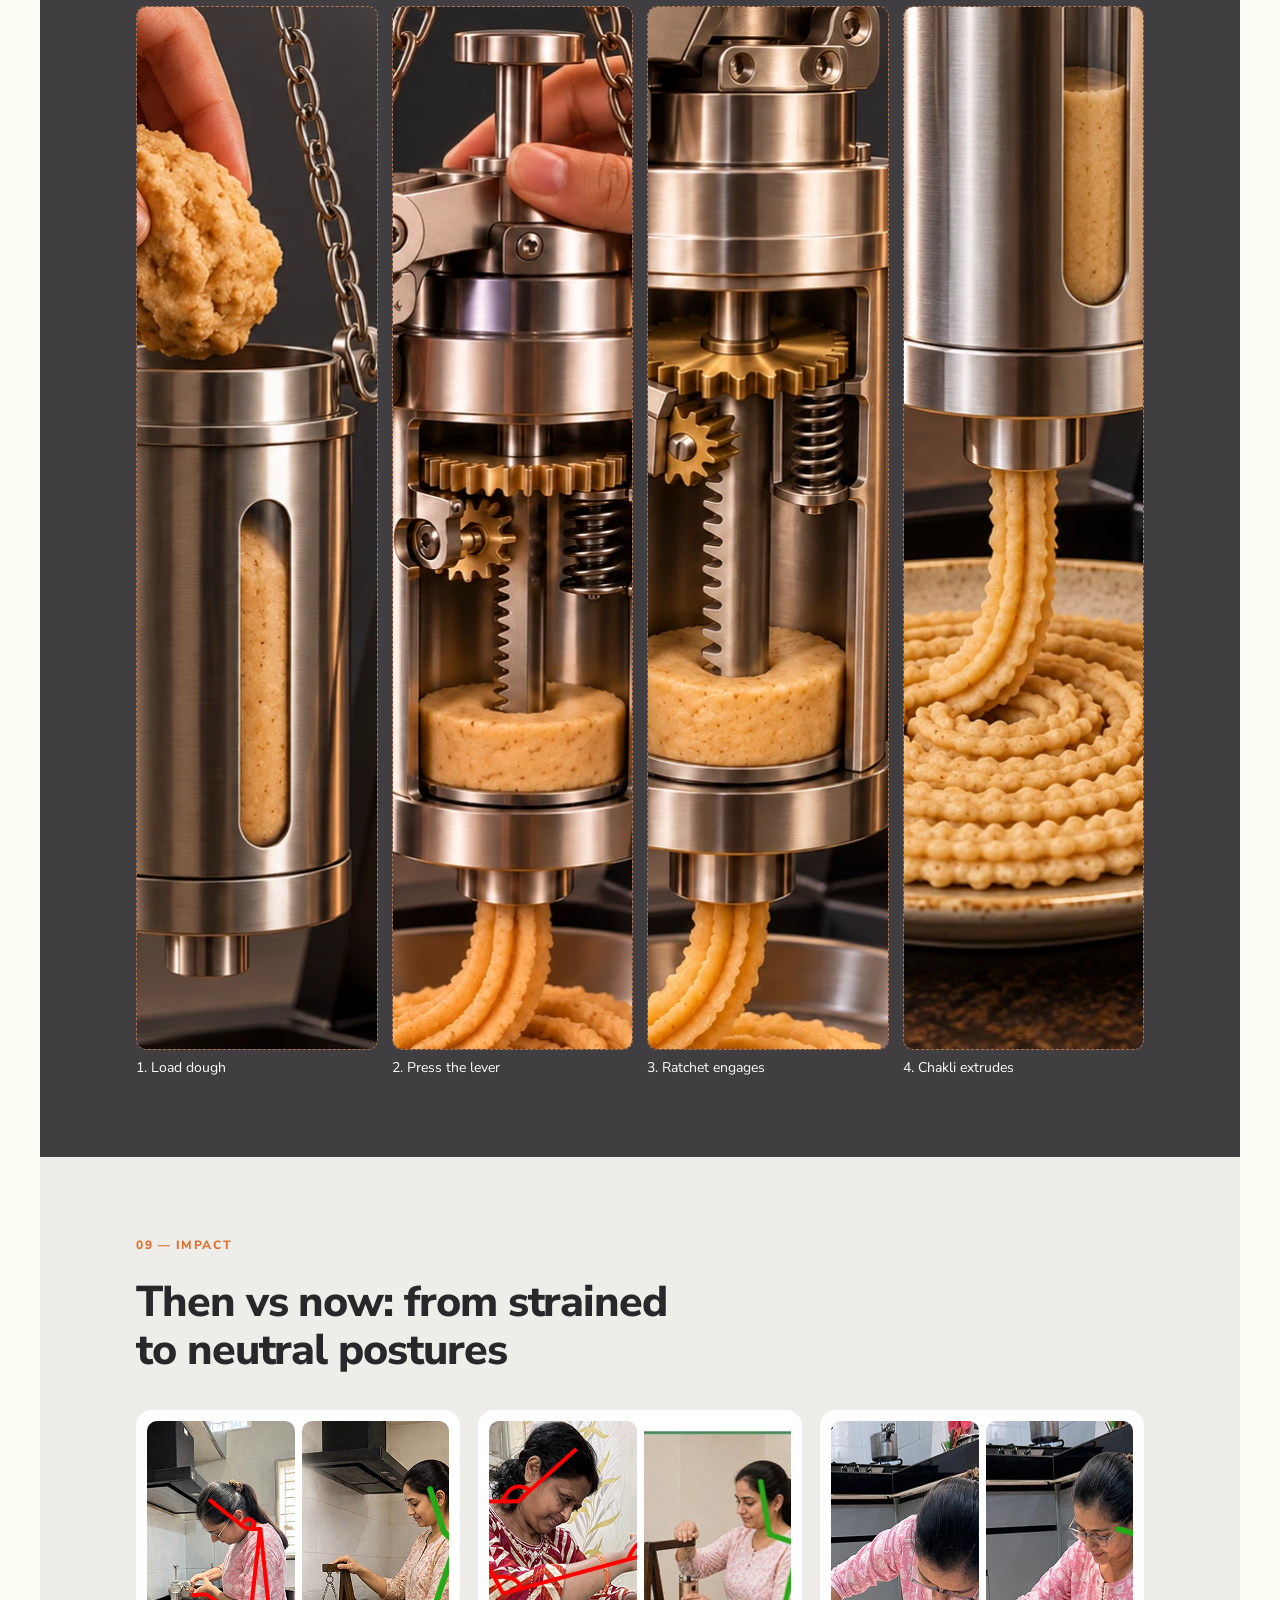
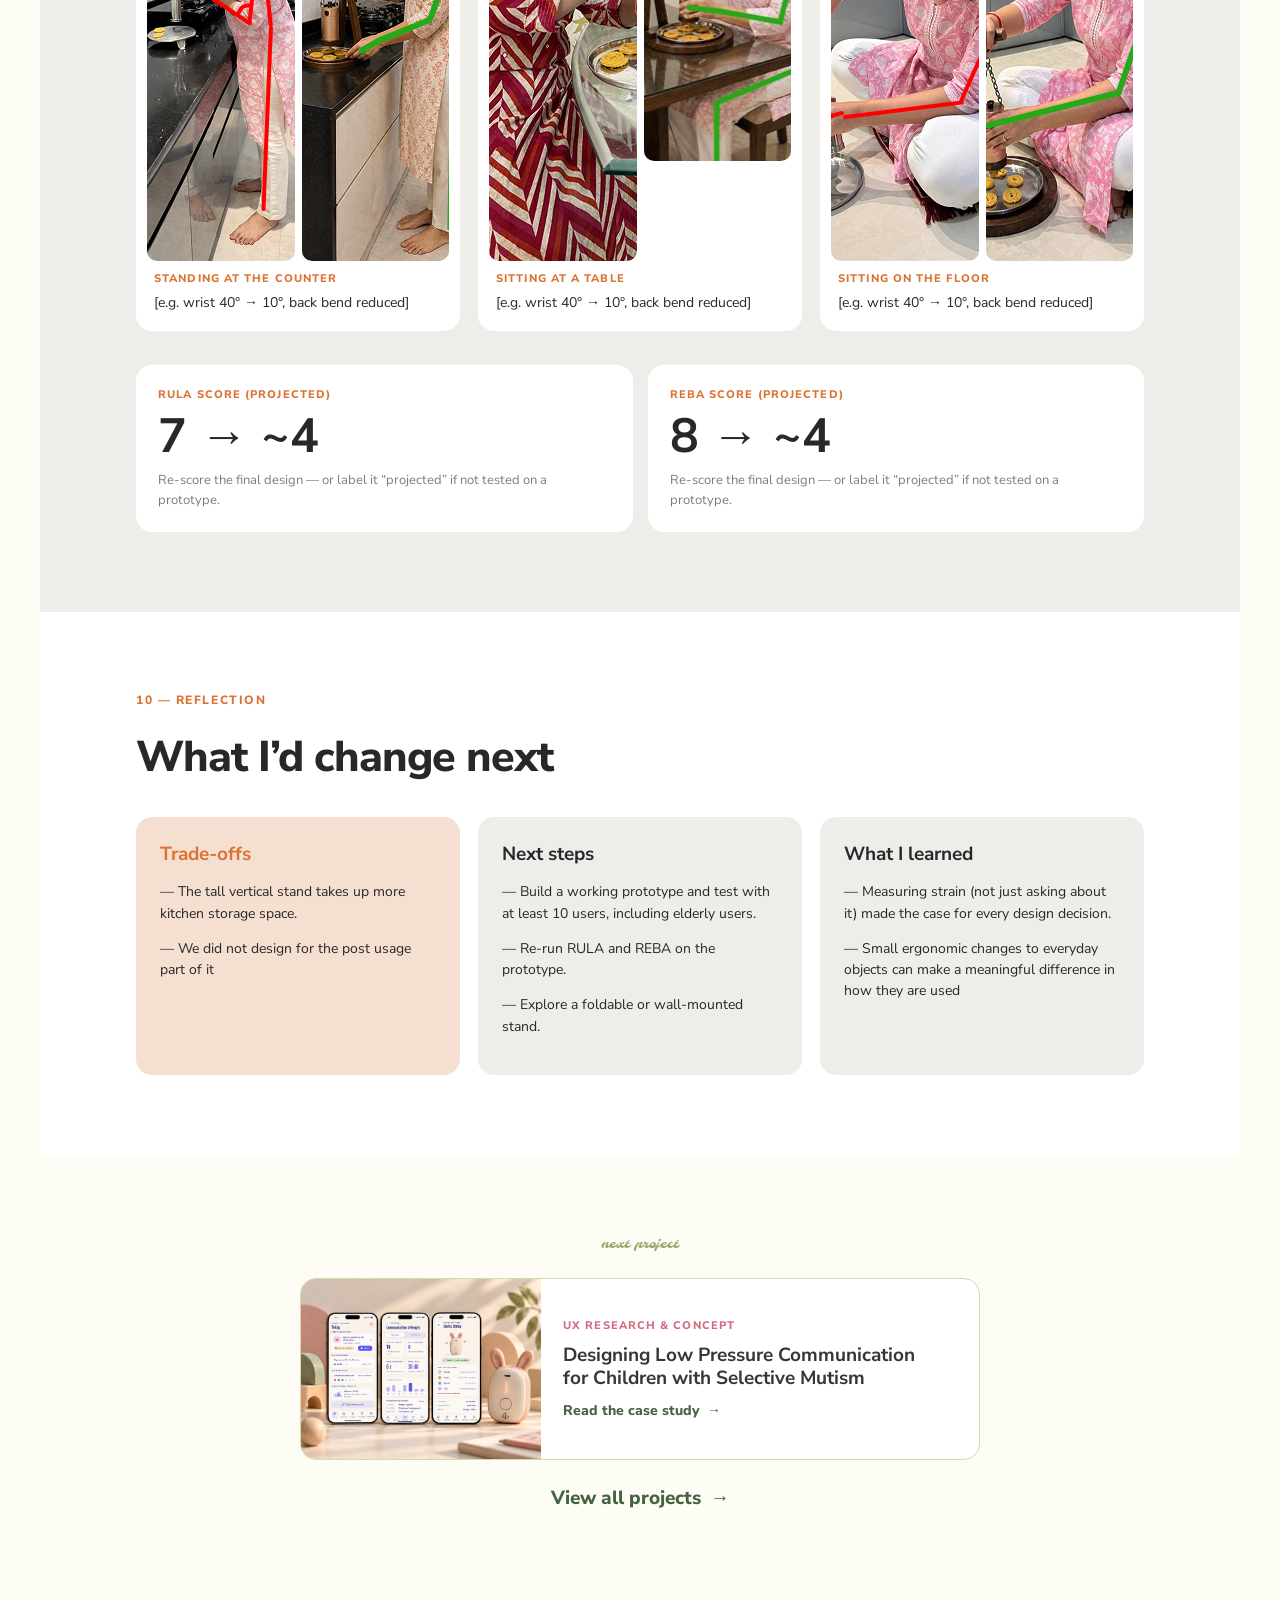
<file: chakli.html>
<!doctype html>
<html lang="en">
  <head>
    <meta charset="utf-8">
    <meta name="viewport" content="width=device-width, initial-scale=1">
    <meta name="theme-color" content="#FDFDF5">
    <meta name="description" content="Redesigning the Traditional Chakli Maker — an ergonomics and product design case study by Khushna Kazi.">
    <title>Redesigning the Traditional Chakli Maker — Khushna Kazi</title>
    <link rel="canonical" href="https://khushnak.github.io/Khushna-Portfolio/chakli.html">
    <link rel="preconnect" href="https://fonts.googleapis.com">
    <link rel="preconnect" href="https://fonts.gstatic.com" crossorigin>
    <link href="https://fonts.googleapis.com/css2?family=Molle:ital@1&amp;family=Nunito+Sans:wght@400;500;600;700;800&amp;display=swap" rel="stylesheet">
    <link rel="stylesheet" href="styles.css?v=20261126-6">
    <link rel="stylesheet" href="chakli.css?v=20261123">
    <script src="script.js?v=20261123-3" defer></script>
  </head>
  <body class="page-chakli">
    <header class="site-header mobile-header">
      <a class="brand" href="./" aria-label="Khushna Kazi, home"><img src="Assets/logo.png" alt="" width="920" height="1080"></a>
      <button class="mobile-menu-toggle" type="button" aria-controls="mobile-nav" aria-expanded="false" aria-label="Open menu"><span class="menu-lines" aria-hidden="true"></span></button>
      <nav class="site-nav" id="mobile-nav" aria-label="Main navigation">
        <a class="nav-link" href="./">Home</a>
        <a class="nav-link" href="projects.html">Projects</a>
        <a class="nav-link" href="./#about">About Me</a>
        <a class="contact-button" href="https://mail.google.com/mail/?view=cm&amp;fs=1&amp;to=khushna.kazi%40gmail.com" target="_blank" rel="noopener noreferrer">Contact Me <img src="Assets/strawberry.png" alt="" width="268" height="387"></a>
      </nav>
    </header>

    <main>
      <a class="chakli-back" href="projects.html"><span aria-hidden="true">←</span> All projects</a>
      <nav class="case-jump-nav" aria-label="Jump to Chakli Maker case study section">
        <div class="case-jump-links">
          <a href="#chakli-overview">Overview</a>
          <a href="#chakli-research-title">Research</a>
          <a href="#chakli-audit-title">Ergonomic audit</a>
          <a href="#chakli-rules-title">Design rules</a>
          <a href="#chakli-ideas-title">Concepts</a>
          <a href="#chakli-impact-title">Outcomes</a>
          <a href="#chakli-reflection-title">Next steps</a>
        </div>
        <a class="case-jump-final" href="#chakli-final-title">Final solution <span aria-hidden="true">↗</span></a>
      </nav>
      <article class="chakli-case">
        <header class="chakli-hero chakli-section dark-section">
          <p class="chakli-eyebrow">Ergonomics &amp; Product Design · Human Factors in Design</p>
          <h1>Redesigning the<br>Traditional Chakli Maker</h1>
          <p class="chakli-hero-subtitle">A festive kitchen tool that shouldn’t hurt the hands that use it.</p>
          <dl class="chakli-meta">
            <div><dt>Role</dt><dd>Ergonomic Analysis and Research, Concept Developement</dd></div>
            <div><dt>Timeline</dt><dd>3 weeks, 2026</dd></div>
            <div><dt>Team</dt><dd>4 designers</dd></div>
            <div><dt>Methods</dt><dd>Interviews · RULA · REBA · SI · ART · SCAMPER</dd></div>
          </dl>
          <img class="chakli-hero-image" src="Assets/chakli/chakli_hero.webp" alt="Stand-mounted chakli maker pressing dough into a spiral on a kitchen counter" loading="eager" width="1672" height="941">
          <div class="chakli-tags"><span>One-hand, side-lever operation</span></div>
        </header>

        <section class="chakli-overview chakli-section gray-section" id="chakli-overview" aria-label="Project overview">
          <div class="chakli-overview-grid">
            <div><h2>The problem</h2><p>Traditional chakli presses need high force and repeated wrist twisting. Most users felt wrist pain and fatigue within 20–30 minutes.</p></div>
            <div><h2>What we did</h2><p>Interviews and observation with 10 users, a product study of 5 existing presses, an ergonomic audit (RULA, REBA, SI, ART), then 5 concepts → 1 final design.</p></div>
            <div><h2>Where it landed</h2><p>A ratchet-driven, stand-mounted chakli maker worked by a side lever, taking the twist out of the wrist and the load off the fingers.</p></div>
          </div>
        </section>

        <section class="chakli-section white-section chakli-why" aria-labelledby="chakli-why-title">
          <img src="Assets/chakli/chakli_01.webp" alt="Four people making chakli using traditional presses at home" loading="lazy" width="422" height="540">
          <div>
            <p class="chakli-eyebrow">01 — Why this</p>
            <h2 id="chakli-why-title">A festive ritual that ends in sore wrists</h2>
            <p>Every Diwali we watched our mothers and grandmothers spend hours at the chakli press — and stop every few batches to rub their wrists. A tool meant to create joy shouldn’t be a source of pain.</p>
            <blockquote>“My wrist feels a sharp pain after only 10 minutes of twisting.”<cite>— Participant, user interview</cite></blockquote>
          </div>
        </section>

        <section class="chakli-section gray-section" aria-labelledby="chakli-research-title">
          <p class="chakli-eyebrow">02 — Research</p>
          <h2 id="chakli-research-title">Pain shows up before,<br>during and after cooking</h2>
          <div class="chakli-stat-grid three-cols">
            <div class="chakli-stat"><strong>70–80%</strong><p>of users reported wrist pain</p></div>
            <div class="chakli-stat"><strong>20–30</strong><p>minutes of pressing before fatigue sets in</p></div>
            <div class="chakli-stat"><strong>4 of 5</strong><p>said cleanup takes longer than cooking</p></div>
          </div>
          <p class="chakli-source">Source: questionnaire with 10 respondents + in-home observation of 10 users</p>
          <div class="chakli-research-grid three-cols">
            <figure><img src="Assets/chakli/chakli_02_before.webp" alt="Preparing dough beside a traditional chakli press" loading="lazy" width="1521" height="1034"><figcaption><strong>Before · Preparation</strong><span>Loading dough is messy — 80% struggled to fill the narrow cylinder.</span></figcaption></figure>
            <figure><img src="Assets/chakli/chakli_02_during.webp" alt="Twisting a traditional chakli press during use" loading="lazy" width="1521" height="1034"><figcaption><strong>During · Operation</strong><span>Twisting a screw handle under load strains the wrist, and users can’t see the chakli forming.</span></figcaption></figure>
            <figure><img src="Assets/chakli/chakli_02_after.webp" alt="Separated chakli press parts during cleanup" loading="lazy" width="1521" height="1034"><figcaption><strong>After · Cleanup</strong><span>10+ loose parts and dough trapped in dead zones — cleanup outlasts cooking.</span></figcaption></figure>
          </div>
        </section>

        <section class="chakli-section white-section" aria-labelledby="chakli-products-title">
          <p class="chakli-eyebrow">03 — Existing products</p>
          <h2 id="chakli-products-title">Every press on the market<br>trades one pain for another</h2>
          <img class="chakli-product-strip" src="Assets/chakli/chakli_03.jpg" alt="Five existing chakli press designs compared side by side" loading="lazy" width="1000" height="181">
          <div class="chakli-table-wrap"><table class="chakli-table">
            <thead><tr><th></th><th>Wood T-bar</th><th>Brass T-bar</th><th>Brass crank</th><th>Steel trigger</th><th>Plastic gear</th></tr></thead>
            <tbody>
              <tr><th>Force needed</th><td>High</td><td>Very high</td><td>Medium</td><td>Low</td><td>Very low</td></tr>
              <tr><th>Grip</th><td>Wide wood</td><td>Narrow metal</td><td>Crank knob</td><td>Pistol grip</td><td>Finger loops</td></tr>
              <tr><th>Cleaning</th><td>Difficult</td><td>Moderate</td><td>Moderate</td><td>Easy</td><td>Easy</td></tr>
              <tr><th>Weight</th><td>Heavy</td><td>Very heavy</td><td>Heavy</td><td>Light</td><td>Ultra-light</td></tr>
              <tr><th>Dough wasted</th><td>~15%</td><td>~10%</td><td>~10%</td><td>&lt;5%</td><td>~20%</td></tr>
            </tbody>
          </table></div>
          <p class="chakli-conclusion">Low-force presses are light and flimsy; sturdy ones need brute strength. None combine low force, stability and easy cleaning.</p>
        </section>

        <section class="chakli-section dark-section" aria-labelledby="chakli-audit-title">
          <p class="chakli-eyebrow">04 — Ergonomic audit</p>
          <h2 id="chakli-audit-title">We measured the strain —<br>every tool flagged high risk</h2>
          <div class="chakli-audit-grid four-cols">
            <div><h3>RULA</h3><strong>7</strong><em>High risk</em><p>Upper-limb posture while pressing. Investigate and change immediately.</p></div>
            <div><h3>REBA</h3><strong>8</strong><em>High risk</em><p>Whole-body posture — neck bending, trunk lean, repetitive arm use.</p></div>
            <div><h3>Strain index</h3><strong>27</strong><em>Hazardous</em><p>Right hand on the lever press (18 on the screw press). Anything above 7 is hazardous.</p></div>
            <div><h3>ART</h3><strong>16</strong><em class="muted-tag">Medium</em><p>Dough kneading — high repetition and force, but shorter daily duration.</p></div>
          </div>
          <div class="chakli-audit-foot"><img src="Assets/chakli/chakli_04.webp" alt="Posture analysis over photographs of people using traditional chakli presses" loading="lazy" width="840" height="371"><p>Scored from in-home observation of users pressing chaklis. Full RULA, REBA, SI and ART worksheets.</p></div>
        </section>

        <section class="chakli-section orange-section" aria-labelledby="chakli-rules-title">
          <p class="chakli-eyebrow">05 — Design principles</p>
          <h2 id="chakli-rules-title">Six rules the redesign had to follow</h2>
          <ol class="chakli-rules three-cols">
            <li><span>01</span>Design for minimum effort, not maximum strength</li>
            <li><span>02</span>Spread force across the palm, not the fingertips</li>
            <li><span>03</span>Stay stable under high resistance</li>
            <li><span>04</span>Keep the wrist in a neutral posture</li>
            <li><span>05</span>Grip securely with oily, doughy hands</li>
            <li><span>06</span>Fit a wide range of hands — not an ideal one</li>
          </ol>
        </section>

        <section class="chakli-section gray-section" aria-labelledby="chakli-ideas-title">
          <p class="chakli-eyebrow">06 — Ideation</p>
          <div class="chakli-idea-heading"><h2 id="chakli-ideas-title">20+ ideas,<br>narrowed to<br>5 concepts</h2><p>Using SCAMPER, we pushed past the screw press: levers, ratchets, gravity-assisted plungers, counter-weights, suction bases and quick-release barrels.</p></div>
          <img class="chakli-sketch-sheet" src="Assets/chakli/chakli_06.webp" alt="Ideation sheet with sketches of several low-force chakli press mechanisms" loading="lazy" width="1942" height="809">
          <div class="chakli-concepts five-cols">
            <figure><img src="Assets/chakli/chakli_06_concept1.webp" alt="Vertical spiral press sketch" loading="lazy" width="1436" height="1096"><figcaption><strong>Concept 1</strong><span>Vertical spiral press with carry handle</span></figcaption></figure>
            <figure><img src="Assets/chakli/chakli_06_concept2.webp" alt="Crank press sketch" loading="lazy" width="1436" height="1096"><figcaption><strong>Concept 2</strong><span>Crank press with C-clamp base</span></figcaption></figure>
            <figure><img src="Assets/chakli/chakli_06_concept3.jpg" alt="Wall-leveraged press sketch" loading="lazy" width="664" height="689"><figcaption><strong>Concept 3</strong><span>Wall-leveraged press with interchangeable moulds</span></figcaption></figure>
            <figure><img src="Assets/chakli/chakli_06_concept4.jpg" alt="Long-lever press sketch" loading="lazy" width="638" height="662"><figcaption><strong>Concept 4</strong><span>Long-lever press for mechanical advantage</span></figcaption></figure>
            <figure><img src="Assets/chakli/chakli_06_concept5.jpg" alt="Foot-stabilised floor stand sketch" loading="lazy" width="579" height="480"><figcaption><strong>Concept 5</strong><span>Foot-stabilised floor stand</span></figcaption></figure>
          </div>
        </section>

        <section class="chakli-section white-section" aria-labelledby="chakli-selection-title">
          <p class="chakli-eyebrow">07 — Concept selection</p>
          <h2 id="chakli-selection-title">Concept 3’s cylinder + Concept 5’s stand</h2>
          <div class="chakli-equation"><img src="Assets/chakli/chakli_06_concept3.jpg" alt="Concept 3 cylinder and lever" loading="lazy" width="664" height="689"><span>+</span><img src="Assets/chakli/chakli_06_concept5.jpg" alt="Concept 5 stable stand" loading="lazy" width="579" height="480"><span>=</span><img src="Assets/chakli/chakli_07.webp" alt="Combined chakli maker concept" loading="lazy" width="1054" height="1493"></div>
          <div class="chakli-table-wrap"><table class="chakli-table">
            <thead><tr><th>Score 1–5</th><th>Concept 1</th><th>Concept 2</th><th>Concept 3</th><th>Concept 4</th><th>Concept 5</th></tr></thead>
            <tbody>
              <tr><th>Force needed</th><td>3</td><td>4</td><td>4</td><td>5</td><td>4</td></tr>
              <tr><th>Stability</th><td>3</td><td>4</td><td>3</td><td>3</td><td>5</td></tr>
              <tr><th>Ease of use</th><td>3</td><td>4</td><td>5</td><td>4</td><td>4</td></tr>
              <tr><th>Cleaning</th><td>3</td><td>3</td><td>5</td><td>4</td><td>4</td></tr>
              <tr><th>Total</th><td>12</td><td>15</td><td>17</td><td>16</td><td>17</td></tr>
            </tbody>
          </table></div>
          <p class="chakli-conclusion">No single concept won on everything: Concept 3 gave the most controlled extrusion, Concept 5 the most stable base. Combining them kept both.</p>
        </section>

        <section class="chakli-section dark-section" aria-labelledby="chakli-final-title">
          <p class="chakli-eyebrow">08 — Final design</p>
          <h2 id="chakli-final-title">Ratchet-driven, stand-<br>mounted, pressed with one hand</h2>
          <img class="chakli-final-image" src="Assets/chakli/chakli_08.webp" alt="Annotated render showing the ratchet mechanism, lever, cylinder, window and stand" loading="lazy" width="1683" height="935">
          <div class="chakli-feature-grid four-cols">
            <div><h3>Ratchet mechanism</h3><p>Step-by-step motion cuts the force needed on each press.</p></div>
            <div><h3>Side lever</h3><p>Pressed with four fingers or the palm — no wrist twisting.</p></div>
            <div><h3>Vertical A-frame stand</h3><p>Takes the load off the arms and keeps the press steady.</p></div>
            <div><h3>Clear window</h3><p>Shows how much dough is left, so batches aren’t interrupted.</p></div>
          </div>
          <h3 class="chakli-mini-heading">How it works</h3>
          <div class="chakli-steps four-cols">
            <figure><img src="Assets/chakli/chakli_08_load.webp" alt="Loading dough into the cylinder" loading="lazy" width="1507" height="1044"><figcaption>1. Load dough</figcaption></figure>
            <figure><img src="Assets/chakli/chakli_08_lever.webp" alt="Pressing the side lever" loading="lazy" width="1507" height="1044"><figcaption>2. Press the lever</figcaption></figure>
            <figure><img src="Assets/chakli/chakli_08_ratchet.webp" alt="Ratchet mechanism engaging" loading="lazy" width="1507" height="1044"><figcaption>3. Ratchet engages</figcaption></figure>
            <figure><img src="Assets/chakli/chakli_08_extrude.webp" alt="Chakli dough extruding onto a plate" loading="lazy" width="1507" height="1044"><figcaption>4. Chakli extrudes</figcaption></figure>
          </div>
        </section>

        <section class="chakli-section gray-section" aria-labelledby="chakli-impact-title">
          <p class="chakli-eyebrow">09 — Impact</p>
          <h2 id="chakli-impact-title">Then vs now: from strained<br>to neutral postures</h2>
          <div class="chakli-impact-grid three-cols">
            <figure><div class="chakli-pair"><img src="Assets/chakli/chakli_09_01.jpg" alt="Before: standing at the counter with strained posture" loading="lazy" width="285" height="440"><img src="Assets/chakli/chakli_09_02.jpg" alt="After: standing at the counter with neutral posture" loading="lazy" width="285" height="440"></div><figcaption><strong>Standing at the counter</strong><span>[e.g. wrist 40° → 10°, back bend reduced]</span></figcaption></figure>
            <figure><div class="chakli-pair"><img src="Assets/chakli/chakli_09_03.jpg" alt="Before: sitting at a table with strained posture" loading="lazy" width="285" height="440"><img src="Assets/chakli/chakli_09_04_from_pdf.png" alt="After: sitting at a table with neutral posture" loading="lazy" width="276" height="340"></div><figcaption><strong>Sitting at a table</strong><span>[e.g. wrist 40° → 10°, back bend reduced]</span></figcaption></figure>
            <figure><div class="chakli-pair"><img src="Assets/chakli/chakli_09_05.jpg" alt="Before: sitting on the floor with strained posture" loading="lazy" width="288" height="440"><img src="Assets/chakli/chakli_09_06.jpg" alt="After: sitting on the floor with neutral posture" loading="lazy" width="285" height="440"></div><figcaption><strong>Sitting on the floor</strong><span>[e.g. wrist 40° → 10°, back bend reduced]</span></figcaption></figure>
          </div>
          <div class="chakli-projections two-cols">
            <div><h3>RULA score (projected)</h3><strong>7 → ~4</strong><p>Re-score the final design — or label it “projected” if not tested on a prototype.</p></div>
            <div><h3>REBA score (projected)</h3><strong>8 → ~4</strong><p>Re-score the final design — or label it “projected” if not tested on a prototype.</p></div>
          </div>
        </section>

        <section class="chakli-section white-section" aria-labelledby="chakli-reflection-title">
          <p class="chakli-eyebrow">10 — Reflection</p>
          <h2 id="chakli-reflection-title">What I’d change next</h2>
          <div class="chakli-reflections three-cols">
            <div><h3>Trade-offs</h3><p>— The tall vertical stand takes up more kitchen storage space.</p><p>— We did not design for the post usage part of it</p></div>
            <div><h3>Next steps</h3><p>— Build a working prototype and test with at least 10 users, including elderly users.</p><p>— Re-run RULA and REBA on the prototype.</p><p>— Explore a foldable or wall-mounted stand.</p></div>
            <div><h3>What I learned</h3><p>— Measuring strain (not just asking about it) made the case for every design decision.</p><p>— Small ergonomic changes to everyday objects can make a meaningful difference in how they are used</p></div>
          </div>
        </section>
      </article>

      <aside class="chakli-next" aria-label="Next project">
        <p>next project</p>
        <a class="chakli-next-card" href="selective-mutism.html">
          <img src="Assets/sm_cover.webp" alt="Selective Mutism project sketchbook with communication tool concepts" loading="lazy" width="1448" height="1086">
          <span><small>UX Research &amp; Concept</small><strong>Designing Low Pressure Communication<br>for Children with Selective Mutism</strong><b>Read the case study&nbsp; →</b></span>
        </a>
        <a class="chakli-all-projects" href="projects.html">View all projects&nbsp; →</a>
      </aside>
    </main>

    <footer class="site-footer">
      <p>© 2026 Designed by Khushna</p>
      <div class="footer-contact">
        <a class="footer-icon" href="https://www.linkedin.com/in/khushna-kazi-005b32264/" target="_blank" rel="noopener noreferrer" aria-label="Khushna Kazi on LinkedIn"><img src="Assets/linkedin-icon.svg" alt="" width="24" height="24"></a>
        <a class="footer-icon" href="https://mail.google.com/mail/?view=cm&amp;fs=1&amp;to=khushna.kazi%40gmail.com" target="_blank" rel="noopener noreferrer" aria-label="Email Khushna on Gmail"><img src="Assets/gmail-icon.svg" alt="" width="24" height="24"></a>
        <span class="footer-phone"><button class="footer-icon footer-copy-button" type="button" data-copy-phone="9511674504" aria-label="Copy phone number 9511674504"><img src="Assets/phone-icon.svg" alt="" width="24" height="24"></button><span class="copy-feedback" role="status" aria-live="polite"></span></span>
      </div>
    </footer>
    <!-- Cloudflare Web Analytics -->
    <script type="module" src="https://static.cloudflareinsights.com/beacon.min.js" data-cf-beacon='{"token":"190547916235429abcf3196cf8d368f0"}'></script>
    <!-- End Cloudflare Web Analytics -->
  </body>
</html>
</file>
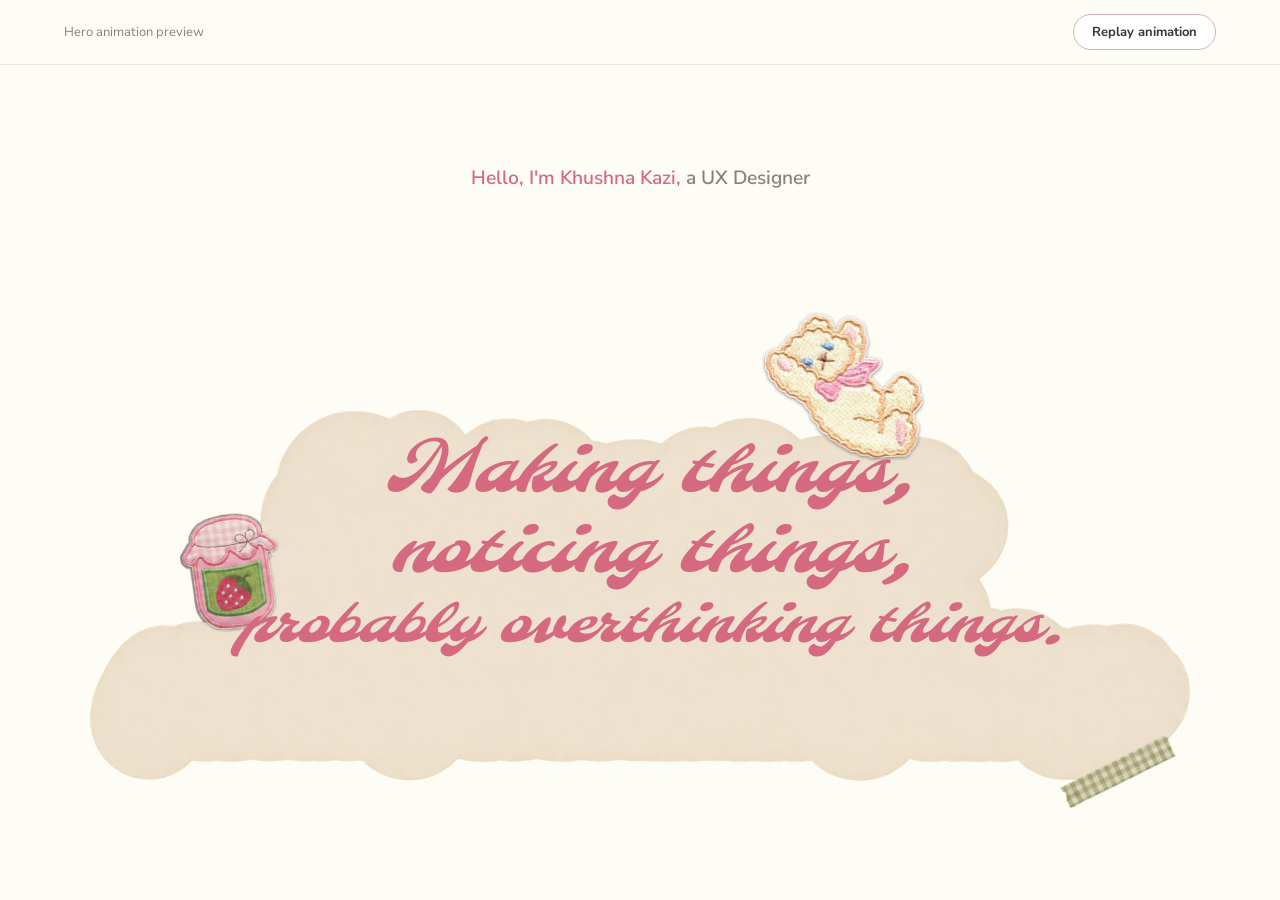
<file: hero-preview.html>
<!doctype html>
<html lang="en">
<head>
  <meta charset="utf-8">
  <meta name="viewport" content="width=device-width, initial-scale=1">
  <title>Hero animation preview · Khushna Kazi</title>
  <link rel="preconnect" href="https://fonts.googleapis.com">
  <link rel="preconnect" href="https://fonts.gstatic.com" crossorigin>
  <link href="https://fonts.googleapis.com/css2?family=Molle:ital@1&family=Nunito+Sans:wght@400;600;700&display=swap" rel="stylesheet">
  <style>
    :root { --pink: #d56980; --cream: #fdfdf5; --ink: #3b3532; --muted: #8a817c; }
    * { box-sizing: border-box; }
    body { margin: 0; min-height: 100svh; background: var(--cream); color: var(--ink); font-family: "Nunito Sans", Arial, sans-serif; }
    .preview-bar { display: flex; align-items: center; justify-content: space-between; gap: 16px; padding: 14px clamp(20px, 5vw, 70px); border-bottom: 1px solid #ece7de; }
    .preview-bar p { margin: 0; color: var(--muted); font-size: 13px; }
    .preview-bar button { border: 1px solid #d9b0b8; border-radius: 999px; padding: 8px 18px; color: var(--ink); background: white; font: 700 13px "Nunito Sans", Arial, sans-serif; cursor: pointer; }
    .preview-bar button:hover { background: #ffeef2; }
    main { padding: clamp(55px, 8vw, 100px) 18px 30px; text-align: center; }
    h1 { margin: 0; color: var(--muted); font-size: clamp(18px, 1.5vw, 22px); font-weight: 600; }
    h1 span { color: var(--pink); }
    .scene { position: relative; width: min(88vw, 1100px); aspect-ratio: 1857 / 847; margin: clamp(70px, 9vw, 130px) auto 0; isolation: isolate; }
    .cloud { display: block; width: 100%; height: 100%; object-fit: contain; transform-origin: 62% 44%; }
    .words { position: absolute; top: 25%; left: 7%; width: 88%; margin: 0; color: var(--pink); font-family: Molle, cursive; font-size: clamp(35px, 5.6vw, 78px); font-style: italic; line-height: 1.12; transform-origin: 50% 53%; }
    .words span { display: block; white-space: nowrap; }
    .words span:last-child { font-size: .83em; }
    .bear { position: absolute; z-index: 2; top: 1%; left: 61%; width: 15%; aspect-ratio: 663 / 608; pointer-events: none; }
    .bear img { position: absolute; inset: 0; width: 100%; height: 100%; object-fit: contain; }
    .bear .bear-head { opacity: 0; mask-image: radial-gradient(ellipse 35% 33% at 40% 28%, black 69%, transparent 98%); -webkit-mask-image: radial-gradient(ellipse 35% 33% at 40% 28%, black 69%, transparent 98%); transform-origin: 43% 46%; }
    .question-mark { position: absolute; z-index: 3; top: -27%; left: 7%; color: #ba4862; font: italic 52px Molle, cursive; -webkit-text-stroke: .7px #ba4862; opacity: 0; transform: rotate(-14deg) scale(.3); }
    .playing .bear-head-down { animation: bear-look-down 4.5s linear both; }
    .playing .bear-head-front { animation: bear-look-front 4.5s linear both; }
    .playing .question-mark { animation: bear-question 4.5s both; }
    .playing .cloud { animation: cloud-tap 4.5s both; }
    .playing .words { animation: cloud-words-pop 4.5s both; }
    @keyframes bear-look-down {
      0%, 12% { opacity: 0; transform: rotate(0deg); }
      20%, 27% { opacity: 1; transform: rotate(-5deg); }
      33%, 42% { opacity: 0; transform: rotate(0deg); }
      48%, 73% { opacity: 1; transform: rotate(-4deg); }
      85%, 100% { opacity: 0; transform: rotate(0deg); }
    }
    @keyframes bear-look-front {
      0%, 27% { opacity: 0; transform: rotate(-5deg); }
      34%, 42% { opacity: 1; transform: rotate(3deg); }
      49%, 100% { opacity: 0; transform: rotate(-3deg); }
    }
    @keyframes bear-question {
      0%, 29% { opacity: 0; transform: rotate(-14deg) scale(.3); }
      34% { opacity: 1; transform: rotate(8deg) scale(1.22); }
      38%, 44% { opacity: 1; transform: rotate(-6deg) scale(1); }
      51%, 100% { opacity: 0; transform: rotate(-8deg) scale(.8); }
    }
    @keyframes cloud-tap {
      0%, 48%, 55%, 100% { transform: translateY(0) scale(1); }
      51% { transform: translateY(5px) scale(1.012, .985); }
      53% { transform: translateY(-3px) scale(.995, 1.013); }
    }
    @keyframes cloud-words-pop {
      0%, 53% { opacity: 0; transform: scale(.24); }
      56% { opacity: 1; transform: scale(1.16); }
      60% { opacity: 1; transform: scale(.88); }
      63% { opacity: 1; transform: scale(1.075); }
      66% { opacity: 1; transform: scale(.975); }
      70%, 100% { opacity: 1; transform: scale(1); }
    }
    @media (max-width: 700px) {
      main { padding-top: 65px; }
      .scene { width: min(100%, 440px); margin-top: 105px; }
      .words { top: 24%; font-size: clamp(17px, 5.7vw, 27px); }
      .bear { width: 15%; top: -1%; left: 61%; }
      .question-mark { font-size: 30px; }
    }
    @media (prefers-reduced-motion: reduce) {
      .playing .bear-head, .playing .question-mark, .playing .cloud, .playing .words { animation: none; }
      .words { opacity: 1; }
      .bear-head, .question-mark { display: none; }
    }
  </style>
</head>
<body>
  <div class="preview-bar"><p>Hero animation preview</p><button type="button" id="replay">Replay animation</button></div>
  <main>
    <h1><span>Hello, I'm Khushna Kazi,</span> a UX Designer</h1>
    <div class="scene playing" id="scene">
      <img class="cloud" src="Assets/cloud_hero_blank.webp" alt="">
      <p class="words" aria-label="Making things, noticing things, probably overthinking things.">
        <span>Making things,</span><span>noticing things,</span><span>probably overthinking things.</span>
      </p>
      <div class="bear" aria-hidden="true">
        <img class="bear-original" src="Assets/bear.png" alt="">
        <img class="bear-head bear-head-down" src="Assets/bear-curious-preview.webp" alt="">
        <img class="bear-head bear-head-front" src="Assets/bear-confused-preview.webp" alt="">
        <span class="question-mark">?</span>
      </div>
    </div>
  </main>
  <script>
    const scene = document.getElementById('scene');
    document.getElementById('replay').addEventListener('click', () => {
      scene.classList.remove('playing');
      void scene.offsetWidth;
      scene.classList.add('playing');
    });
  </script>
</body>
</html>
</file>
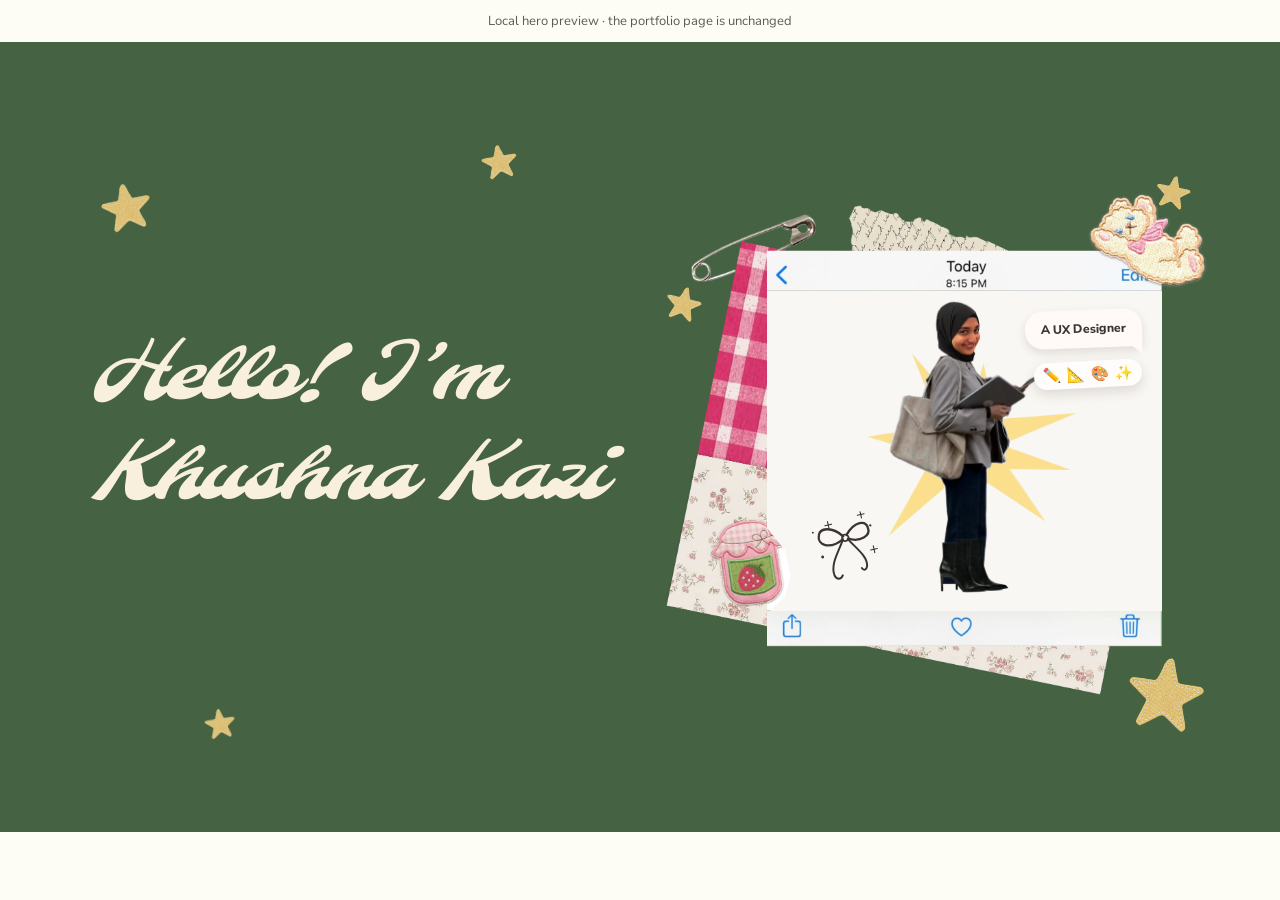
<file: hero-video-preview.html>
<!doctype html>
<html lang="en">
<head>
  <meta charset="utf-8">
  <meta name="viewport" content="width=device-width, initial-scale=1">
  <title>Hero video layout preview · Khushna Kazi</title>
  <link rel="preconnect" href="https://fonts.googleapis.com">
  <link rel="preconnect" href="https://fonts.gstatic.com" crossorigin>
  <link href="https://fonts.googleapis.com/css2?family=Molle:ital@1&family=Nunito+Sans:wght@400;600;700;800&display=swap" rel="stylesheet">
  <style>
    :root { --green: #456242; --cream: #f8efdd; --pink: #e6bfd0; }
    * { box-sizing: border-box; }
    body { margin: 0; background: #fdfdf5; font-family: "Nunito Sans", Arial, sans-serif; }
    .preview-note { padding: 12px 24px; color: #5f5b53; font-size: 13px; text-align: center; }
    .hero { position: relative; display: grid; grid-template-columns: 1.13fr .87fr; align-items: center; width: min(100%, 1500px); min-height: 790px; margin: 0 auto; padding: 78px clamp(30px, 7vw, 105px); overflow: hidden; background: var(--green); color: var(--cream); }
    .hero-copy { position: relative; z-index: 2; padding-bottom: 20px; }
    h1 { margin: 0; font: italic clamp(64px, 6.2vw, 98px)/1.26 Molle, cursive; letter-spacing: -.025em; }
    h1 span { display: block; white-space: nowrap; }
    .hero-visual { position: relative; width: min(100%, 650px); aspect-ratio: 1604 / 1503; justify-self: end; z-index: 2; }
    .frame-art { position: absolute; inset: 0; z-index: 1; display: block; width: 100%; height: 100%; pointer-events: none; }
    .frame-jam-front { z-index: 4; clip-path: polygon(8% 73%, 9% 69%, 12% 66%, 16% 65%, 19% 68%, 22% 72%, 23% 77%, 22% 81%, 19% 84%, 13% 84%, 9% 81%, 8% 76%); }
    .frame-window { position: absolute; z-index: 2; left: 18.7%; top: 21.7%; width: 71.8%; height: 62%; overflow: hidden; background: #f9f7f3; }
    .yellow-star { position: absolute; left: 14%; top: 8%; width: 72%; height: auto; opacity: .42; }
    .character { position: absolute; left: 50%; bottom: -2%; display: block; width: auto; height: 100%; max-width: 95%; object-fit: contain; transform: translateX(-50%); opacity: 0; transition: opacity .2s ease; }
    .character.is-active { opacity: 1; }
    .reaction-tray { position: absolute; z-index: 3; top: 22%; right: 5%; display: flex; align-items: center; gap: 6px; padding: 6px 9px; border-radius: 999px; background: #fffdfb; box-shadow: 0 5px 12px #493c3c29; transform: rotate(-3deg); }
    .reaction-tray span { display: block; font-size: clamp(13px, 1.15vw, 18px); line-height: 1; }
    .role-message { position: absolute; z-index: 3; top: 6%; right: 5%; max-width: 50%; padding: 11px 16px; border-radius: 18px 18px 5px 18px; background: #fff9f8; box-shadow: 0 4px 10px #493c3c24; color: #3b3532; font-size: clamp(10px, .96vw, 14px); font-weight: 800; white-space: nowrap; transform: rotate(-2deg); }
    .role-message::after { content: ""; position: absolute; right: 0; bottom: -8px; width: 13px; height: 11px; background: #fff9f8; clip-path: polygon(0 0, 100% 0, 100% 100%); }
    .role-doodle { position: absolute; z-index: 4; left: 27%; bottom: 20%; width: clamp(50px, 5.4vw, 74px); height: auto; overflow: visible; transform: rotate(-13deg); pointer-events: none; opacity: 0; transition: opacity .18s ease; }
    .role-doodle.is-active { opacity: 1; }
    .role-doodle .ink { fill: none; stroke: #3b3532; stroke-linecap: round; stroke-linejoin: round; }
    .role-doodle .dot { fill: #3b3532; }
    .bunny-doodle { width: clamp(48px, 5vw, 69px); transform: rotate(9deg); }
    .sparkle-doodle { width: clamp(50px, 5.3vw, 72px); transform: rotate(-9deg); }
    .small-star { position: absolute; width: clamp(25px, 3.8vw, 49px); height: auto; opacity: .95; pointer-events: none; }
    .star-one { left: 8%; top: 18%; transform: rotate(-11deg); }
    .star-two { left: 52%; top: 31%; width: 35px; transform: rotate(14deg); }
    .star-three { right: 7%; top: 17%; width: 34px; transform: rotate(12deg); }
    .star-four { left: 16%; bottom: 12%; width: 30px; transform: rotate(-8deg); }
    .star-five { right: 6%; bottom: 13%; width: 75px; transform: rotate(9deg); }
    .star-six { left: calc(42% - 56px); top: 13%; width: 35px; transform: rotate(-9deg); }
    @media (min-width: 1101px) {
      .hero { grid-template-columns: minmax(0, 1fr) minmax(0, 1fr); }
      .hero-visual { transform: translateX(24px); }
    }
    @media (max-width: 850px) {
      .hero { grid-template-columns: 1fr; gap: 24px; padding: 70px 24px 42px; min-height: 0; }
      .hero-copy { text-align: center; }
      h1 { font-size: clamp(49px, 10vw, 74px); }
      .hero-visual { width: min(100%, 520px); justify-self: center; }
      .reaction-tray { top: 25%; gap: 3px; padding: 5px 7px; }
      .role-message { padding: 8px 11px; }
      .star-two { left: 7%; top: 44%; }
      .star-four { left: 8%; bottom: 9%; }
      .star-five { right: 5%; bottom: 8%; width: 52px; }
      .star-six { left: 52%; top: 6%; width: 22px; }
      .role-doodle { left: 27%; bottom: 20%; width: 52px; }
      .bunny-doodle { width: 49px; }
    }
    @media (prefers-reduced-motion: reduce) { .character, .role-doodle { transition: none; } }
  </style>
</head>
<body>
  <div class="preview-note">Local hero preview · the portfolio page is unchanged</div>
  <main class="hero">
    <img class="small-star star-one" src="Assets/yellow star embroidery-transparent.png" alt="">
    <img class="small-star star-two" src="Assets/yellow star embroidery-transparent.png" alt="">
    <img class="small-star star-three" src="Assets/yellow star embroidery-transparent.png" alt="">
    <img class="small-star star-four" src="Assets/yellow star embroidery-transparent.png" alt="">
    <img class="small-star star-five" src="Assets/yellow star embroidery-transparent.png" alt="">
    <img class="small-star star-six" src="Assets/yellow star embroidery-transparent.png" alt="">
    <div class="hero-copy">
      <h1><span>Hello! I’m</span><span>Khushna Kazi</span></h1>
    </div>
    <div class="hero-visual">
      <div class="frame-window" aria-hidden="true">
        <img class="yellow-star" src="Assets/Yellow-Star-transparent.png" alt="">
        <img class="character is-active" src="Assets/UXDesigner-cutout.webp" alt="">
        <img class="character" src="Assets/Creative-cutout.webp?v=20261125-2" alt="">
        <img class="character" src="Assets/Cutie-cutout.webp?v=20261125-2" alt="">
        <span class="reaction-tray" id="reaction-tray"><span>✏️</span><span>📐</span><span>🎨</span><span>✨</span></span>
        <span class="role-message"><span>A </span><span id="role-word">UX Designer</span></span>
      </div>
      <img class="frame-art" src="Assets/Frame.png?v=20261125-2" alt="">
      <img class="frame-art frame-jam-front" src="Assets/Frame.png?v=20261125-2" alt="" aria-hidden="true">
      <svg class="role-doodle bow-doodle is-active" viewBox="0 0 120 145" aria-hidden="true">
        <path class="ink" stroke-width="4" d="M58 48 C42 26 21 25 17 37 C10 53 30 66 56 53 M64 47 C84 26 102 30 103 43 C105 58 85 65 65 54"/>
        <path class="ink" stroke-width="3.4" d="M55 55 C43 74 25 91 28 111 C30 119 37 121 42 114 M65 55 C75 73 91 91 87 107 C84 115 79 114 77 109"/>
        <path class="ink" stroke-width="3" d="M56 48 C58 44 63 45 66 49 C68 53 65 57 61 57 C56 57 54 53 56 48 Z"/>
        <path class="ink" stroke-width="1.9" d="M37 17 L37 29 M31 23 L43 23 M96 13 L96 24 M90 18 L102 18 M105 76 L105 88 M99 82 L111 82"/>
        <circle class="dot" cx="15" cy="75" r="2.5"/><circle class="dot" cx="108" cy="40" r="2"/><circle class="dot" cx="8" cy="30" r="1.7"/>
      </svg>
      <svg class="role-doodle sparkle-doodle" viewBox="0 0 120 145" aria-hidden="true">
        <path class="ink" stroke-width="3.4" d="M57 24 Q60 53 65 61 Q72 67 95 71 Q70 75 65 84 Q60 93 57 121 Q53 94 47 85 Q39 78 16 72 Q40 68 47 60 Q53 52 57 24 Z"/>
        <path class="ink" stroke-width="2.8" d="M25 18 Q27 28 37 31 Q27 33 25 43 Q23 33 13 31 Q23 29 25 18 Z M98 21 Q100 34 113 37 Q100 40 98 53 Q96 40 83 37 Q96 34 98 21 Z"/>
        <circle class="dot" cx="14" cy="95" r="2.6"/><circle class="dot" cx="104" cy="107" r="2.5"/><circle class="dot" cx="103" cy="13" r="2"/>
      </svg>
      <svg class="role-doodle bunny-doodle" viewBox="0 0 120 145" aria-hidden="true">
        <path class="ink" stroke-width="4.1" d="M41 54 C36 44 33 22 37 14 C41 6 50 10 54 17 C58 24 58 38 60 46 C62 35 65 16 72 12 C80 7 87 11 88 20 C89 33 82 48 78 56 C91 65 97 79 96 95 C95 115 81 126 60 127 C37 128 22 114 22 94 C22 78 28 65 41 54 Z"/>
        <circle class="dot" cx="42" cy="91" r="3.6"/><circle class="dot" cx="77" cy="91" r="3.6"/>
        <path class="ink" stroke-width="2.8" d="M55 106 L60 110 L65 106 M60 110 L55 116 M60 110 L65 116"/>
      </svg>
    </div>
  </main>
  <script>
    const roles = ['UX Designer', 'Creative', 'Cutie'];
    const reactions = [
      ['✏️', '📐', '🎨', '✨'],
      ['💡', '🖌️', '🎨', '✨'],
      ['🎀', '💗', '🧸', '🌸']
    ];
    const characters = [...document.querySelectorAll('.character')];
    const doodles = [...document.querySelectorAll('.role-doodle')];
    const roleWord = document.getElementById('role-word');
    const reactionTray = document.getElementById('reaction-tray');
    let current = 0;
    setInterval(() => {
      characters[current].classList.remove('is-active');
      doodles[current].classList.remove('is-active');
      current = (current + 1) % roles.length;
      roleWord.textContent = roles[current];
      reactionTray.replaceChildren(...reactions[current].map((emoji) => {
        const span = document.createElement('span');
        span.textContent = emoji;
        return span;
      }));
      characters[current].classList.add('is-active');
      doodles[current].classList.add('is-active');
    }, 3200);
  </script>
</body>
</html>
</file>
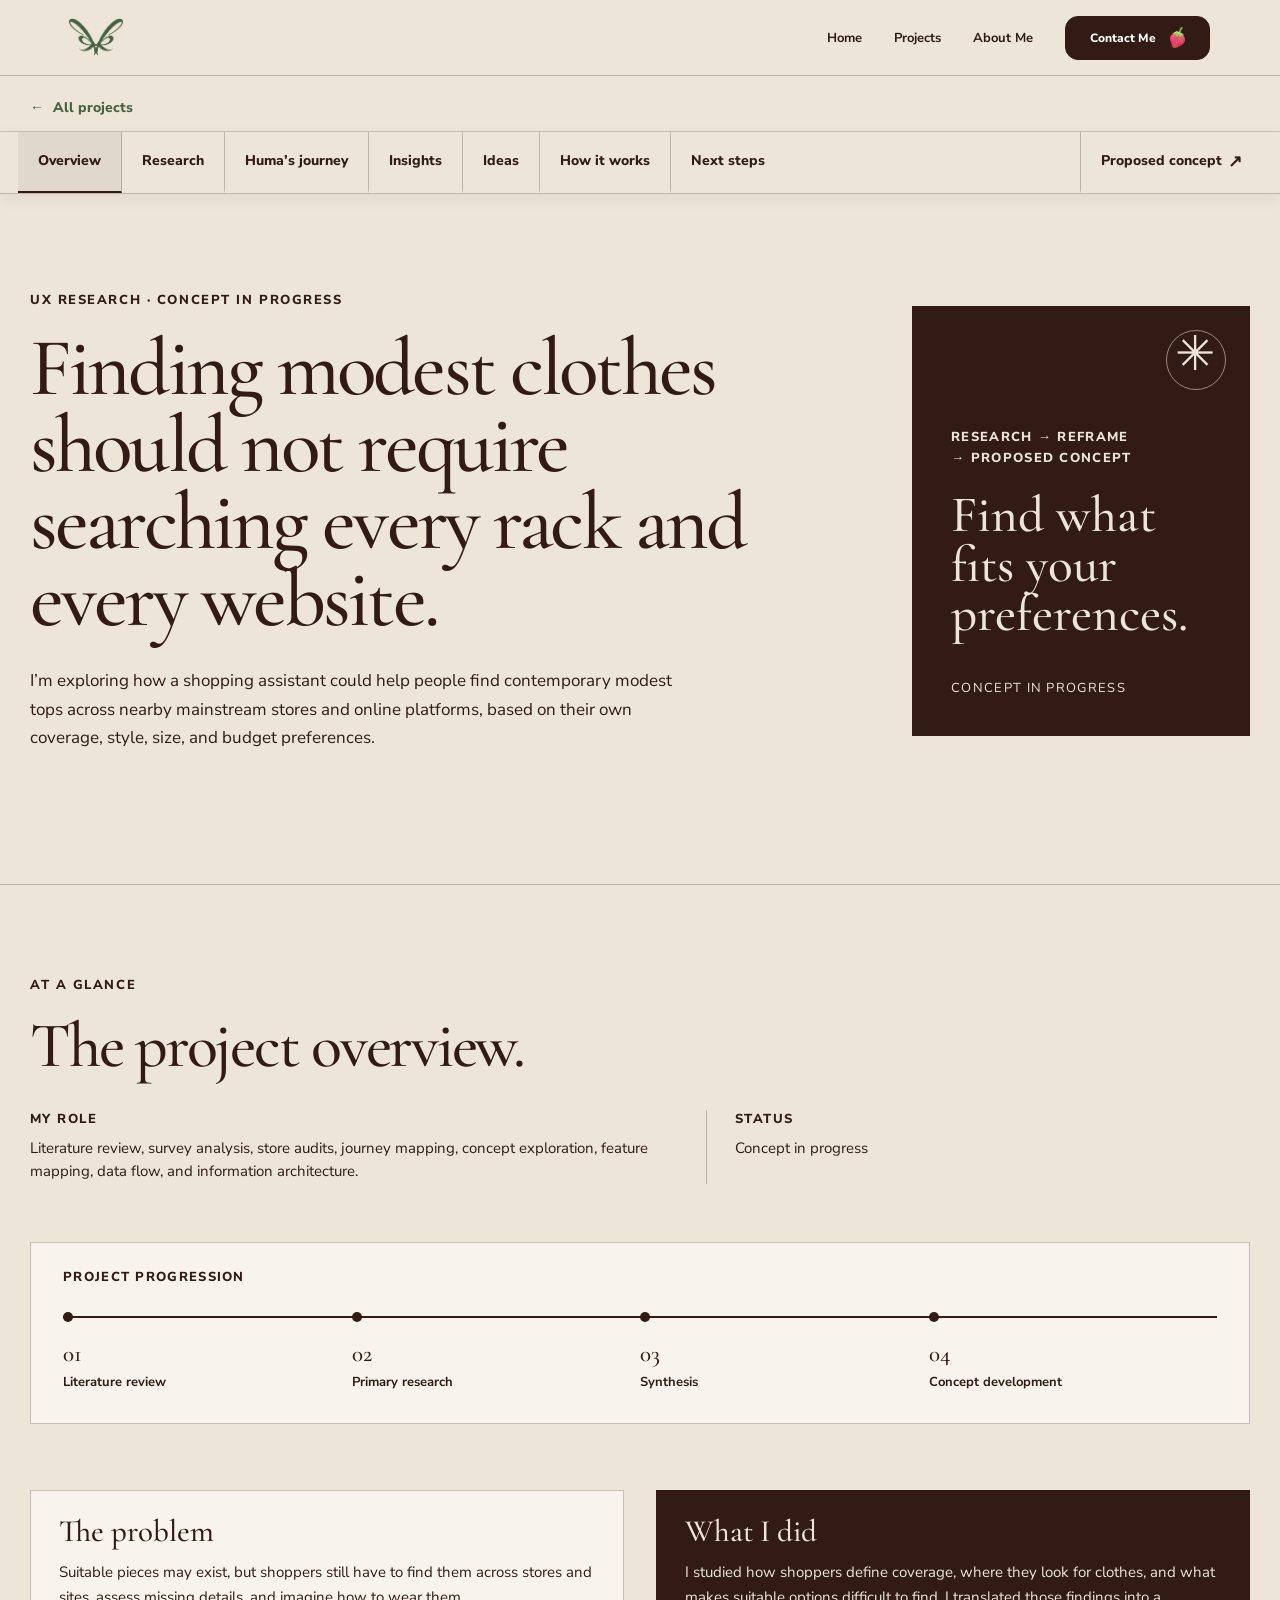
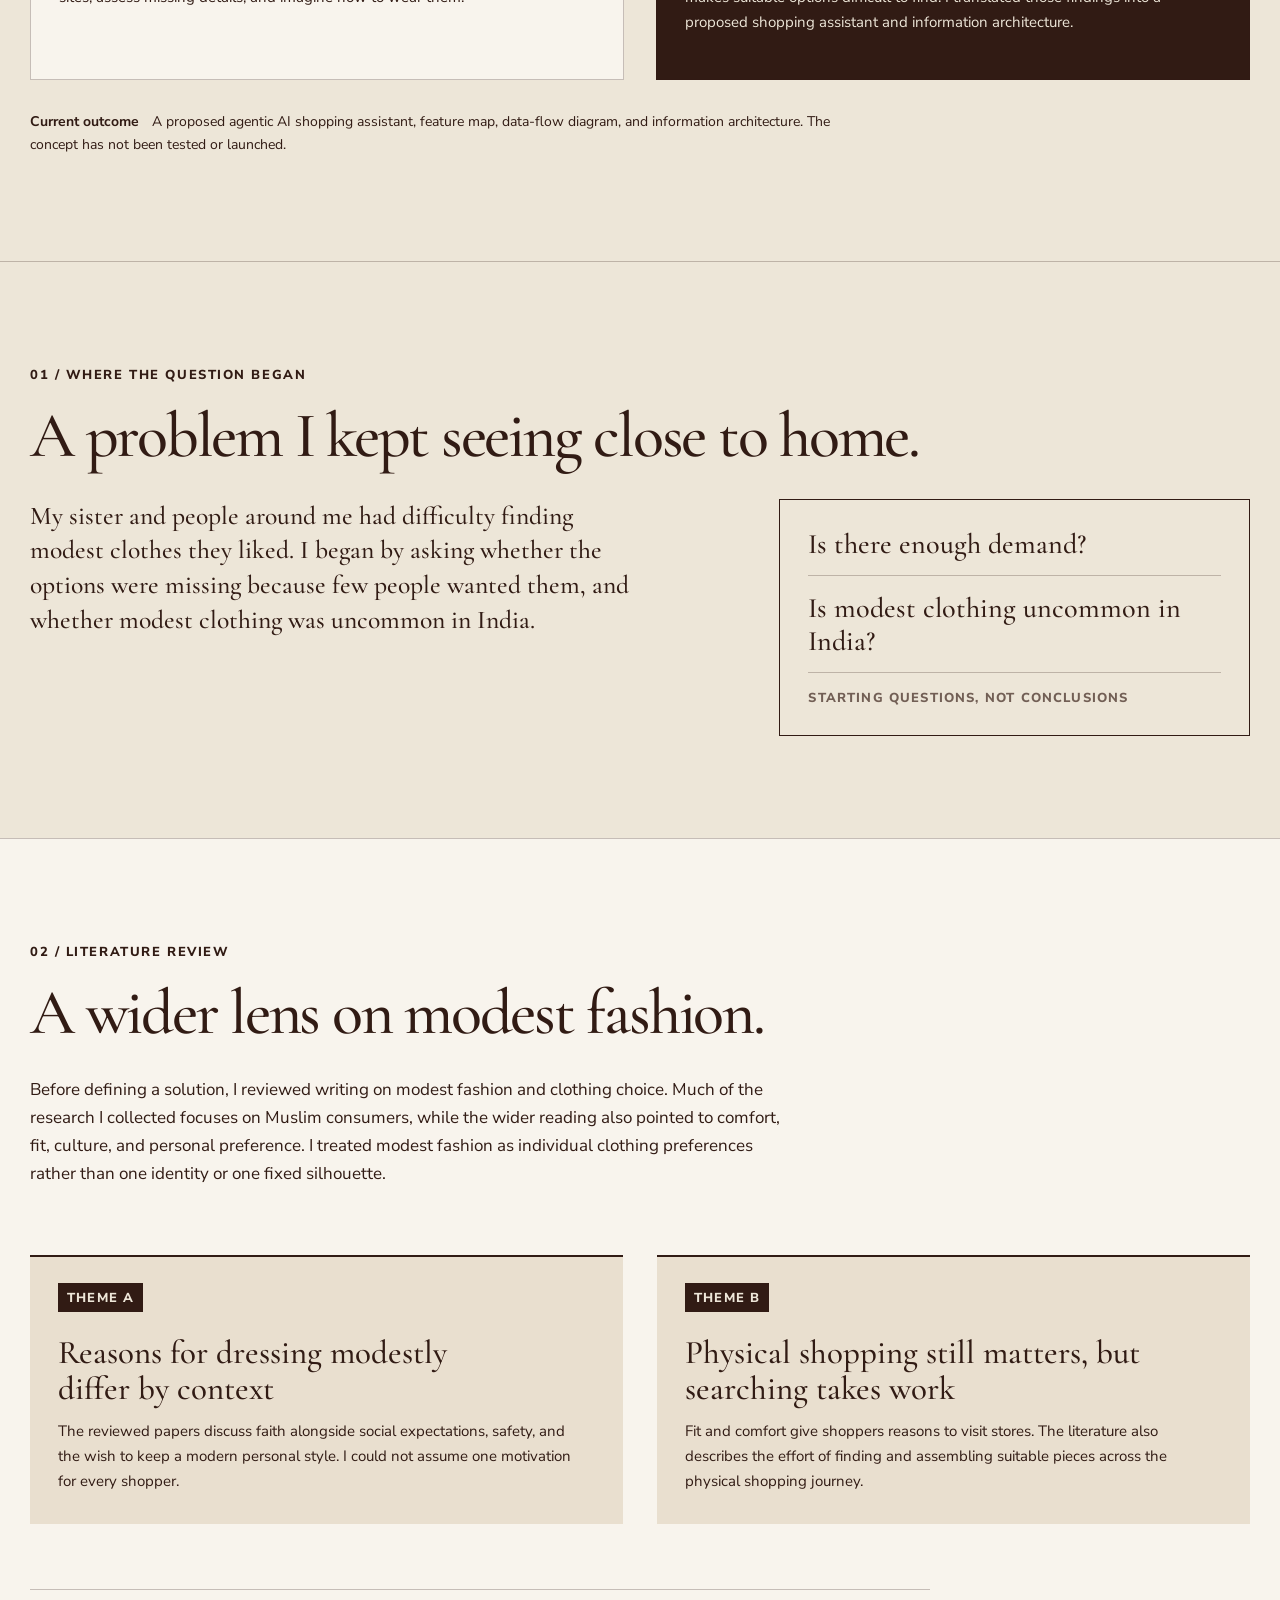
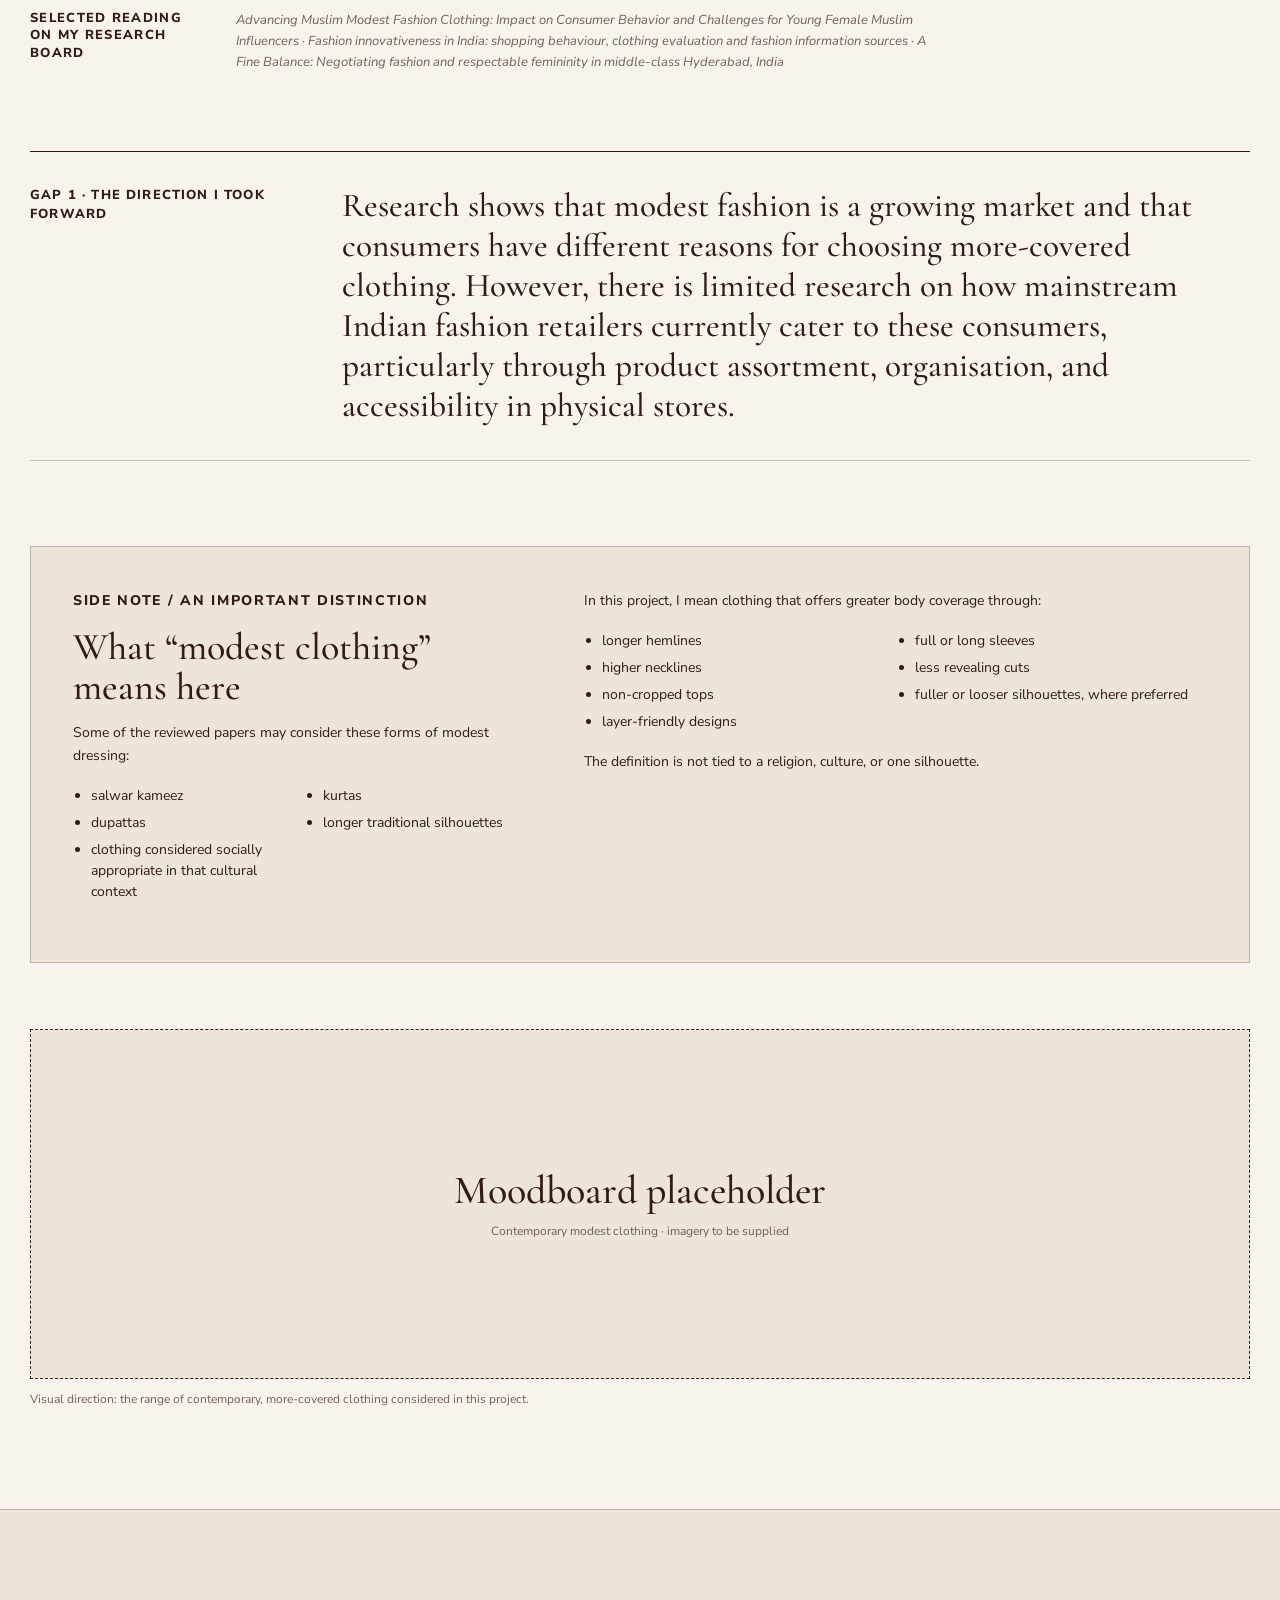
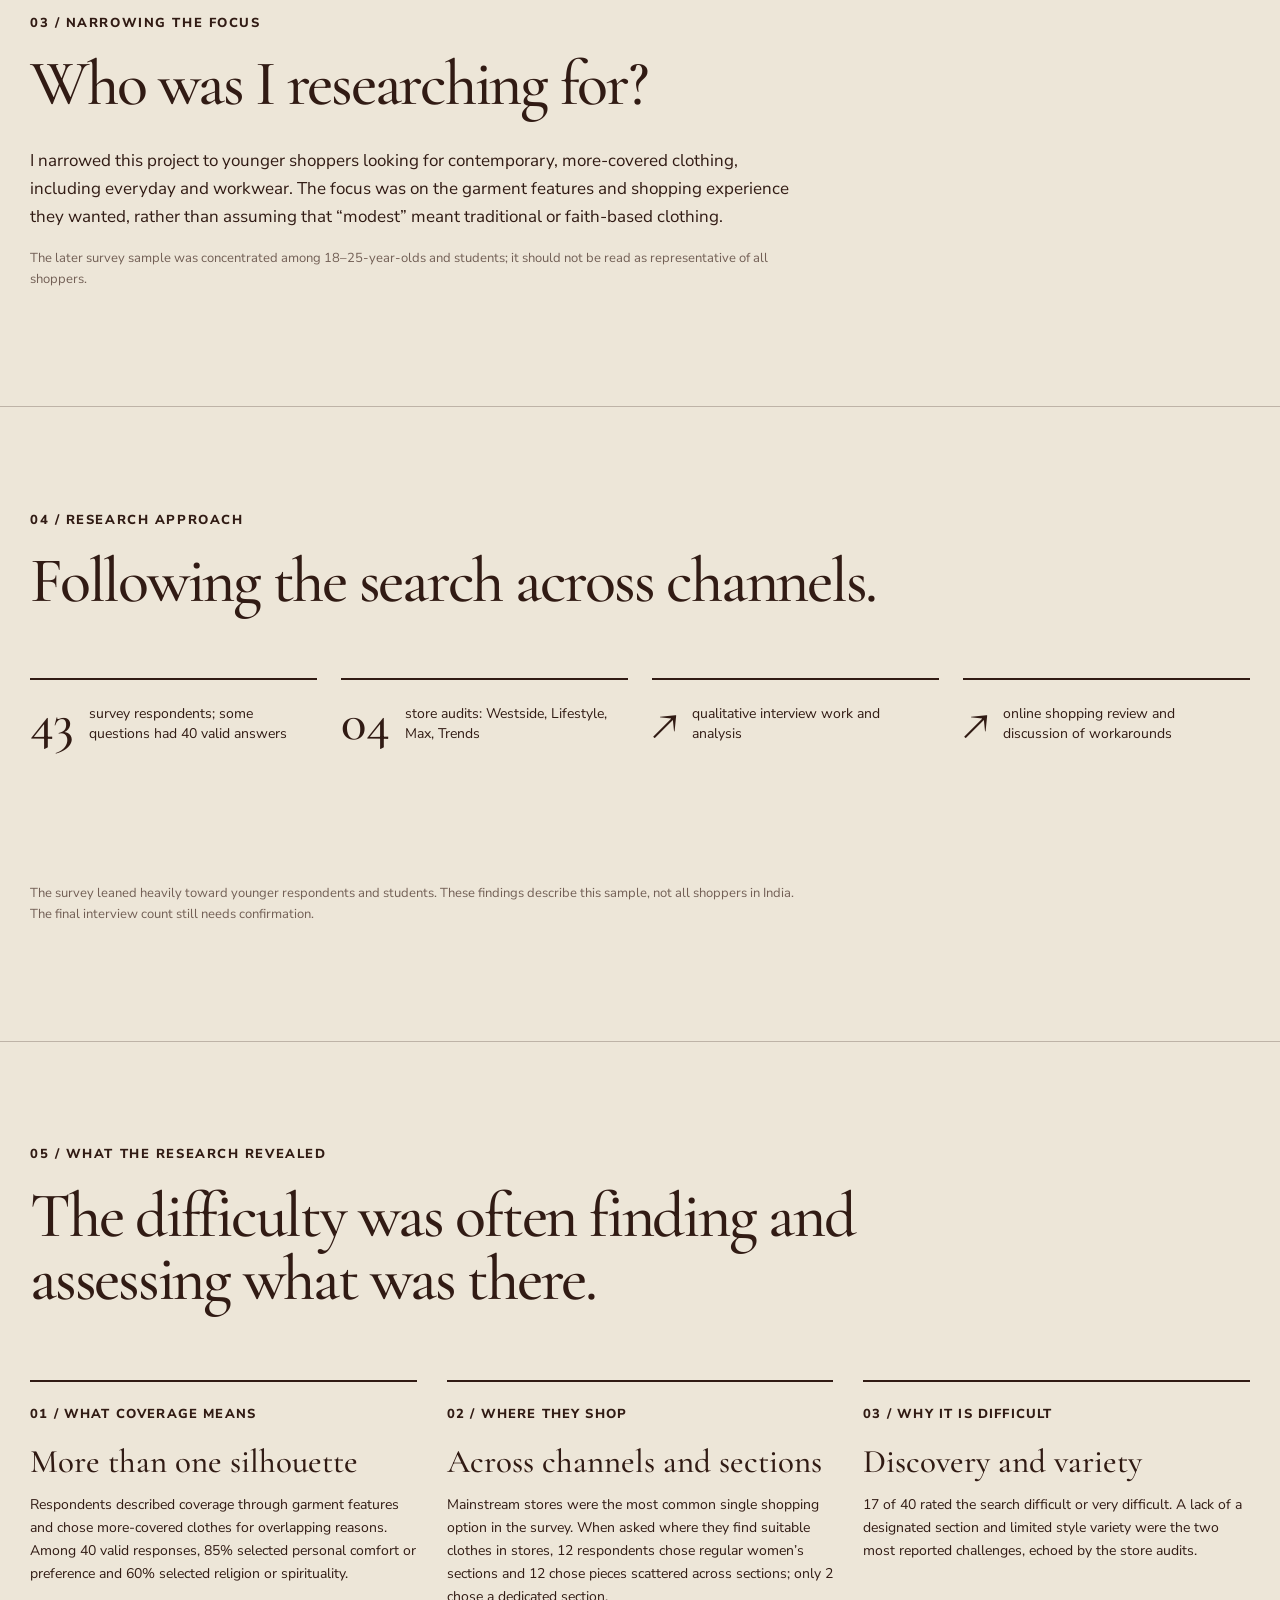
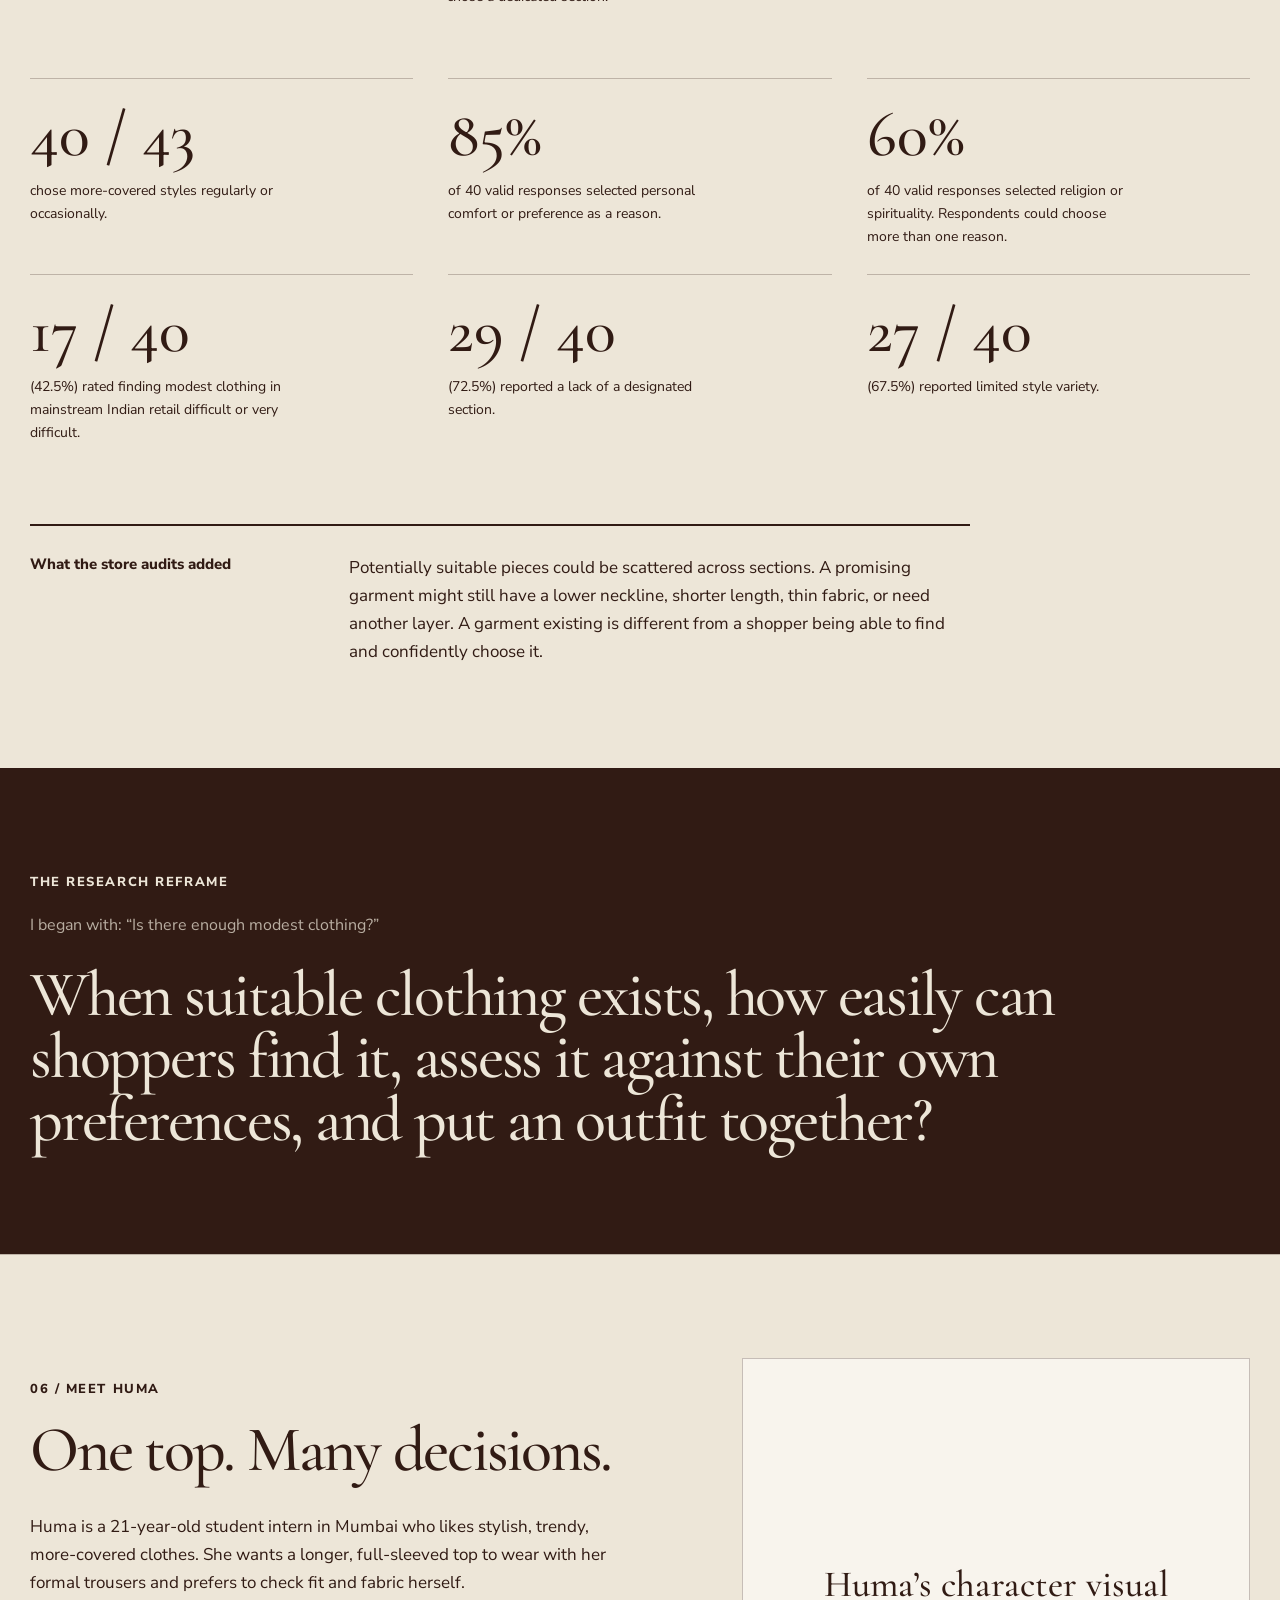
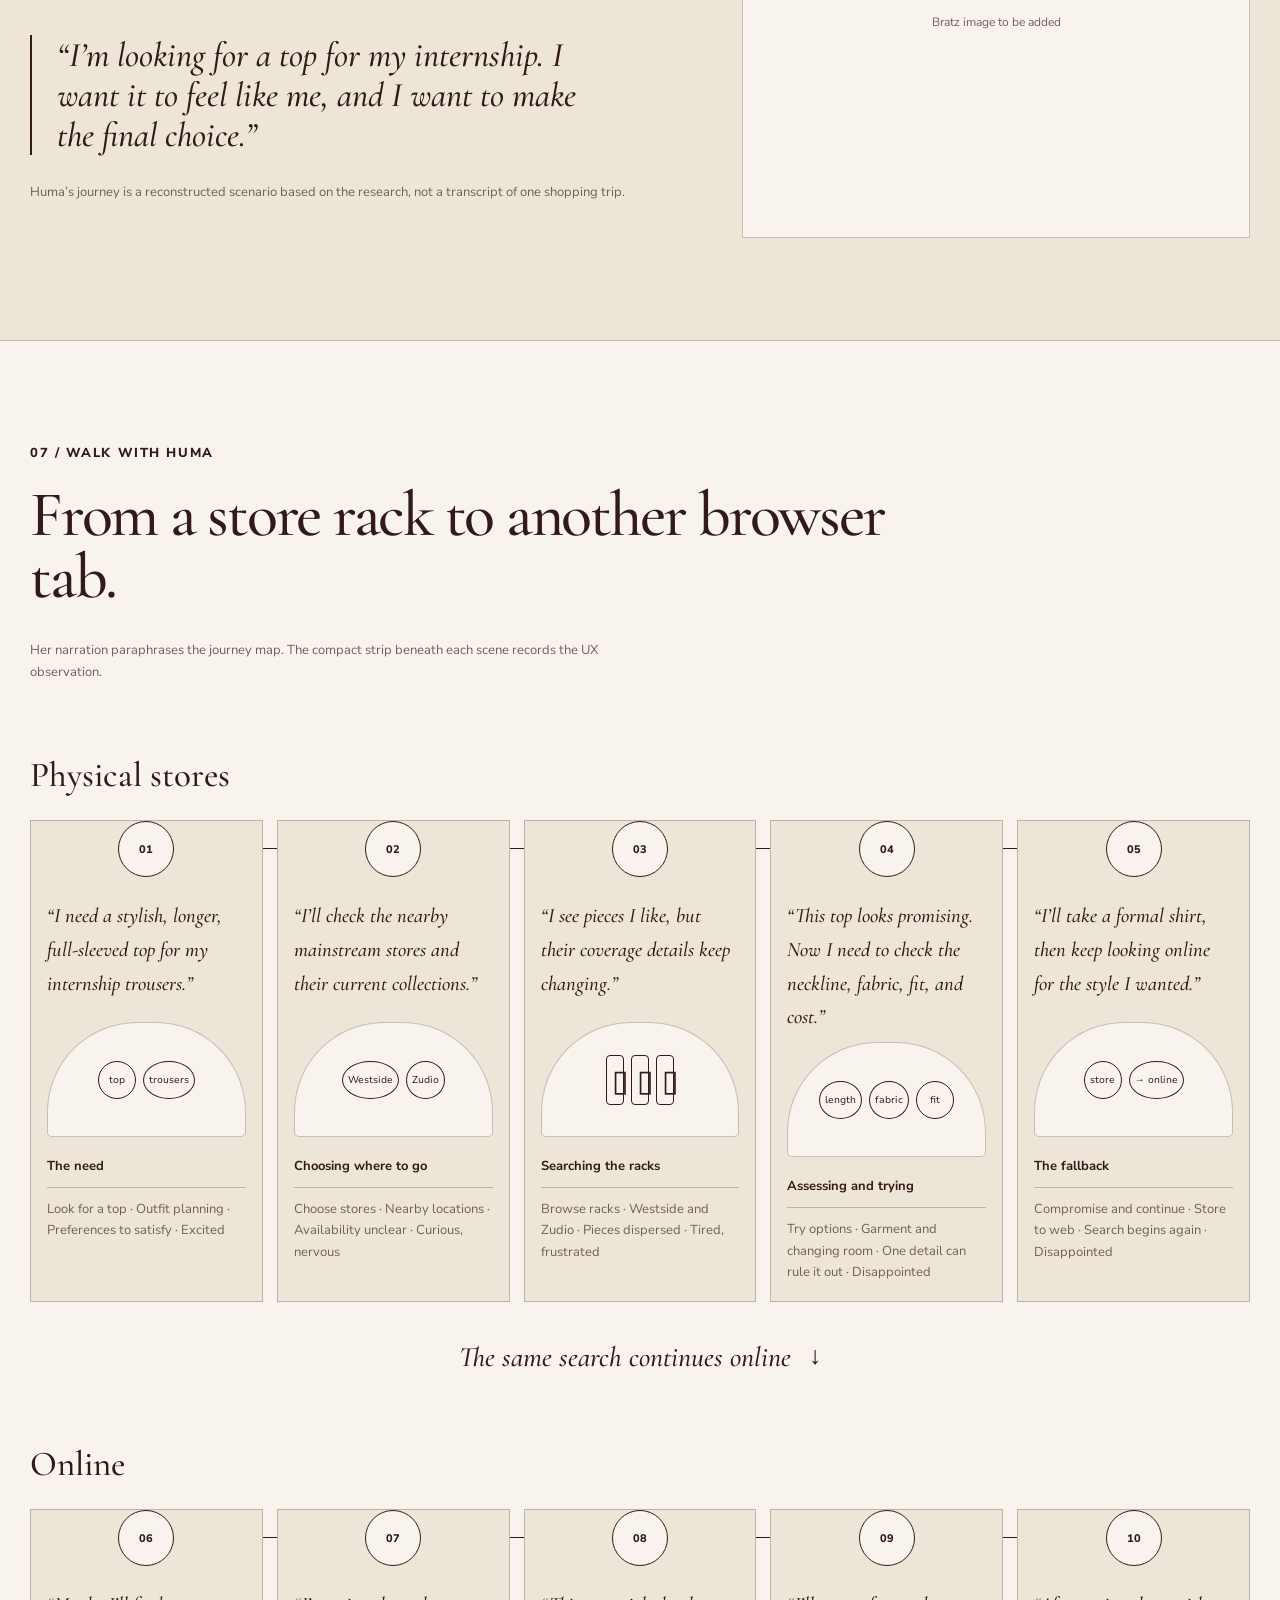
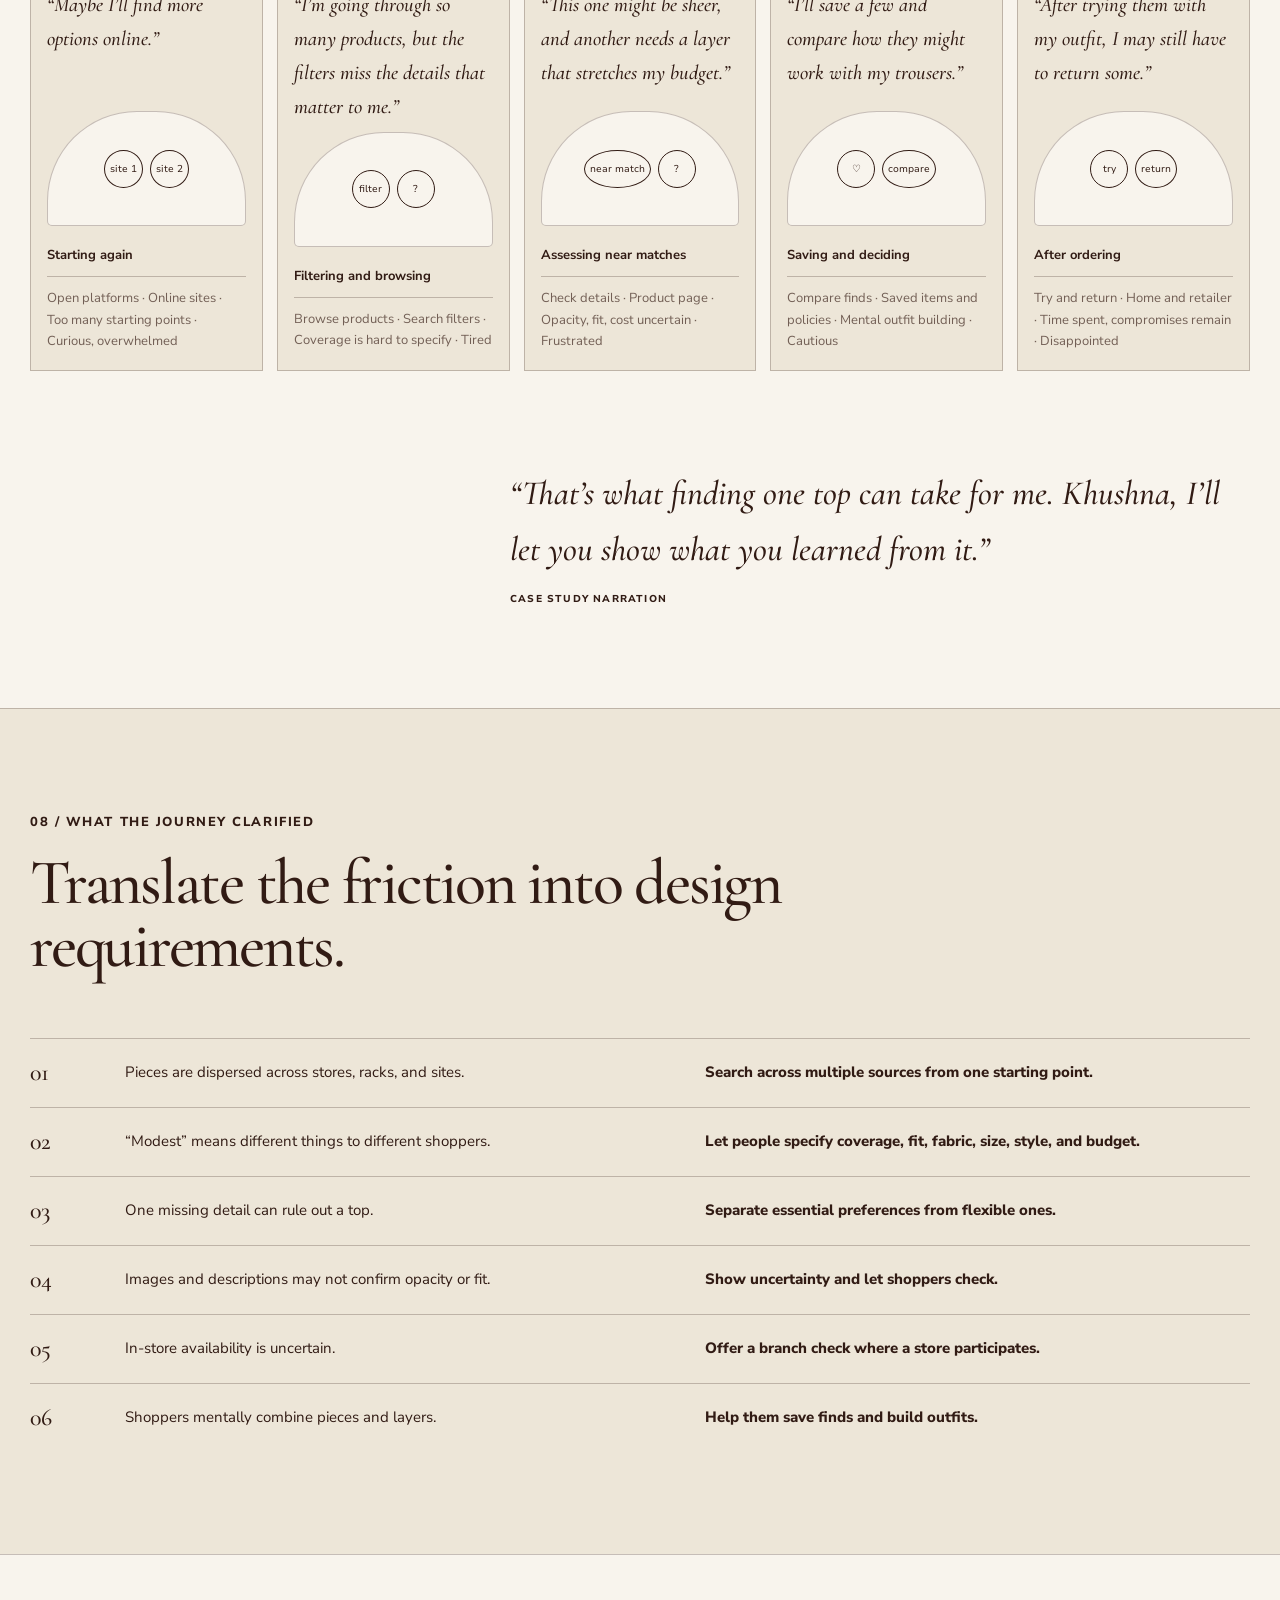
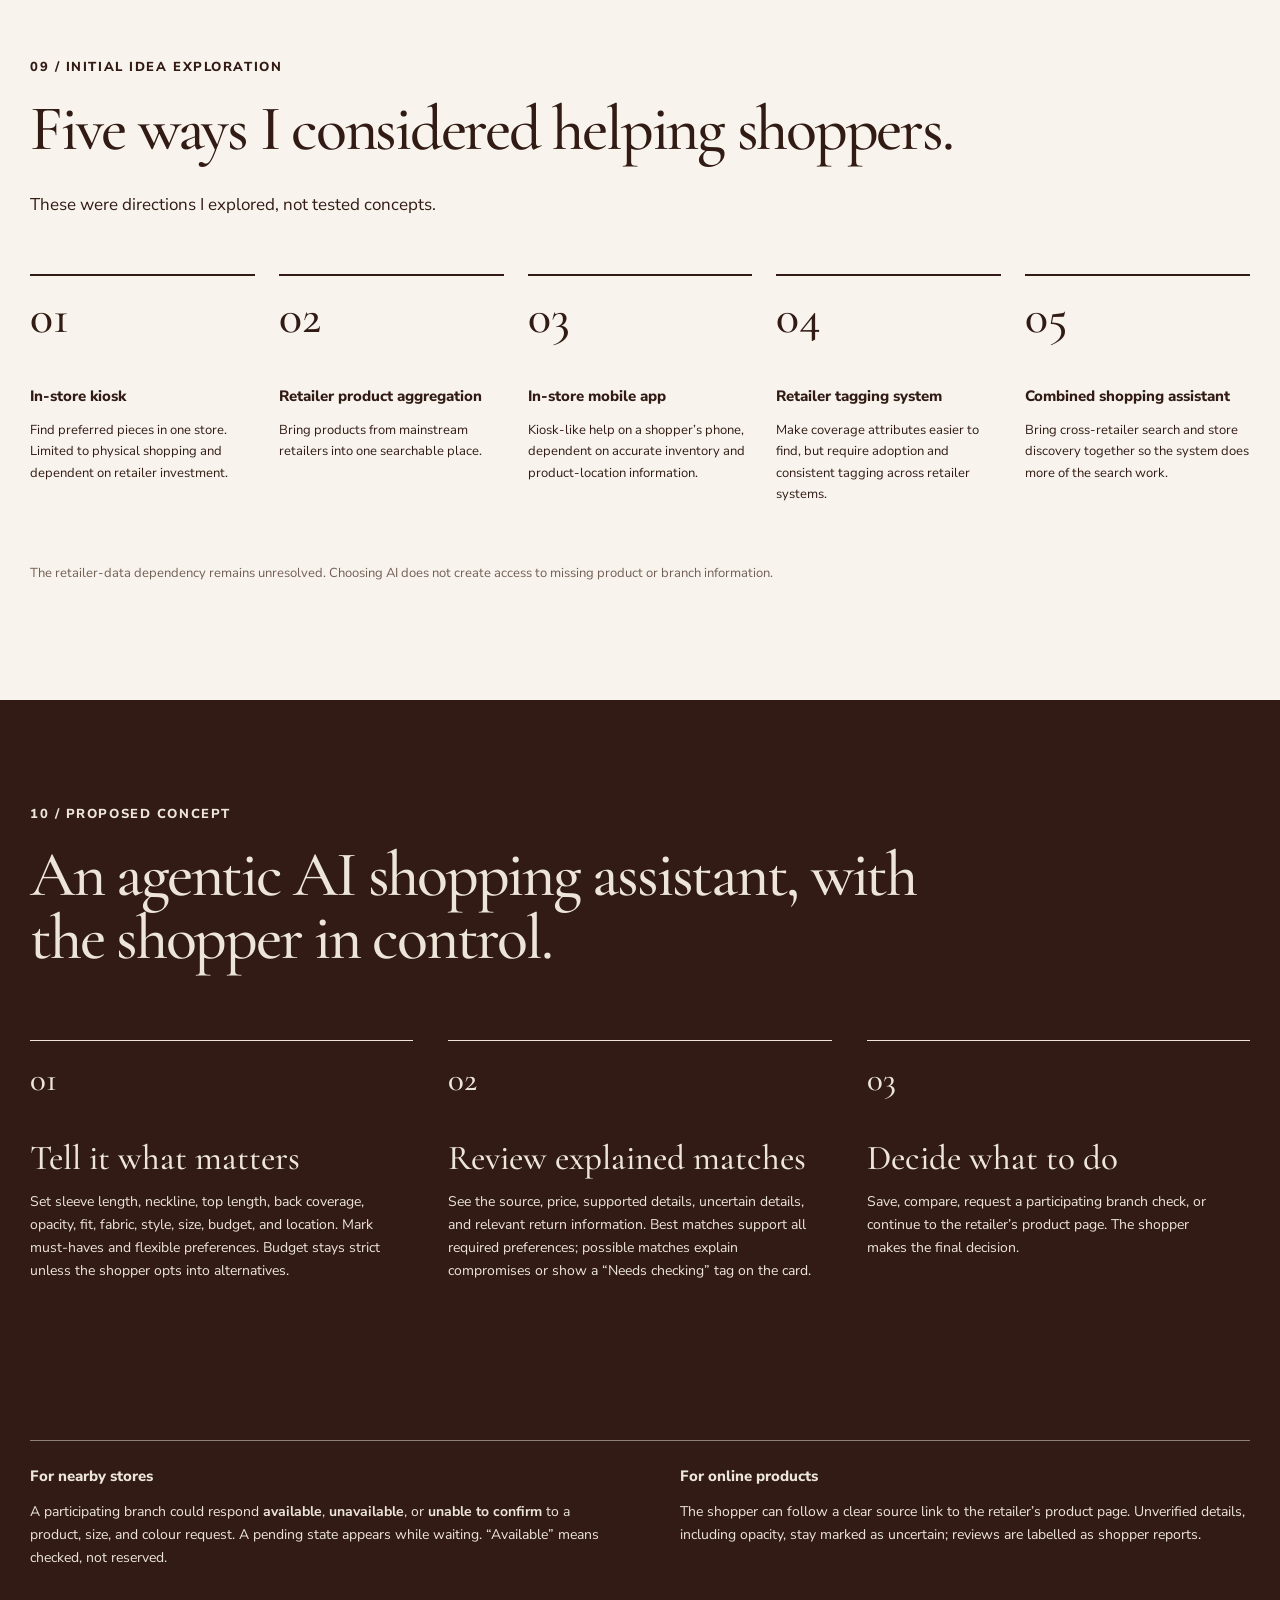
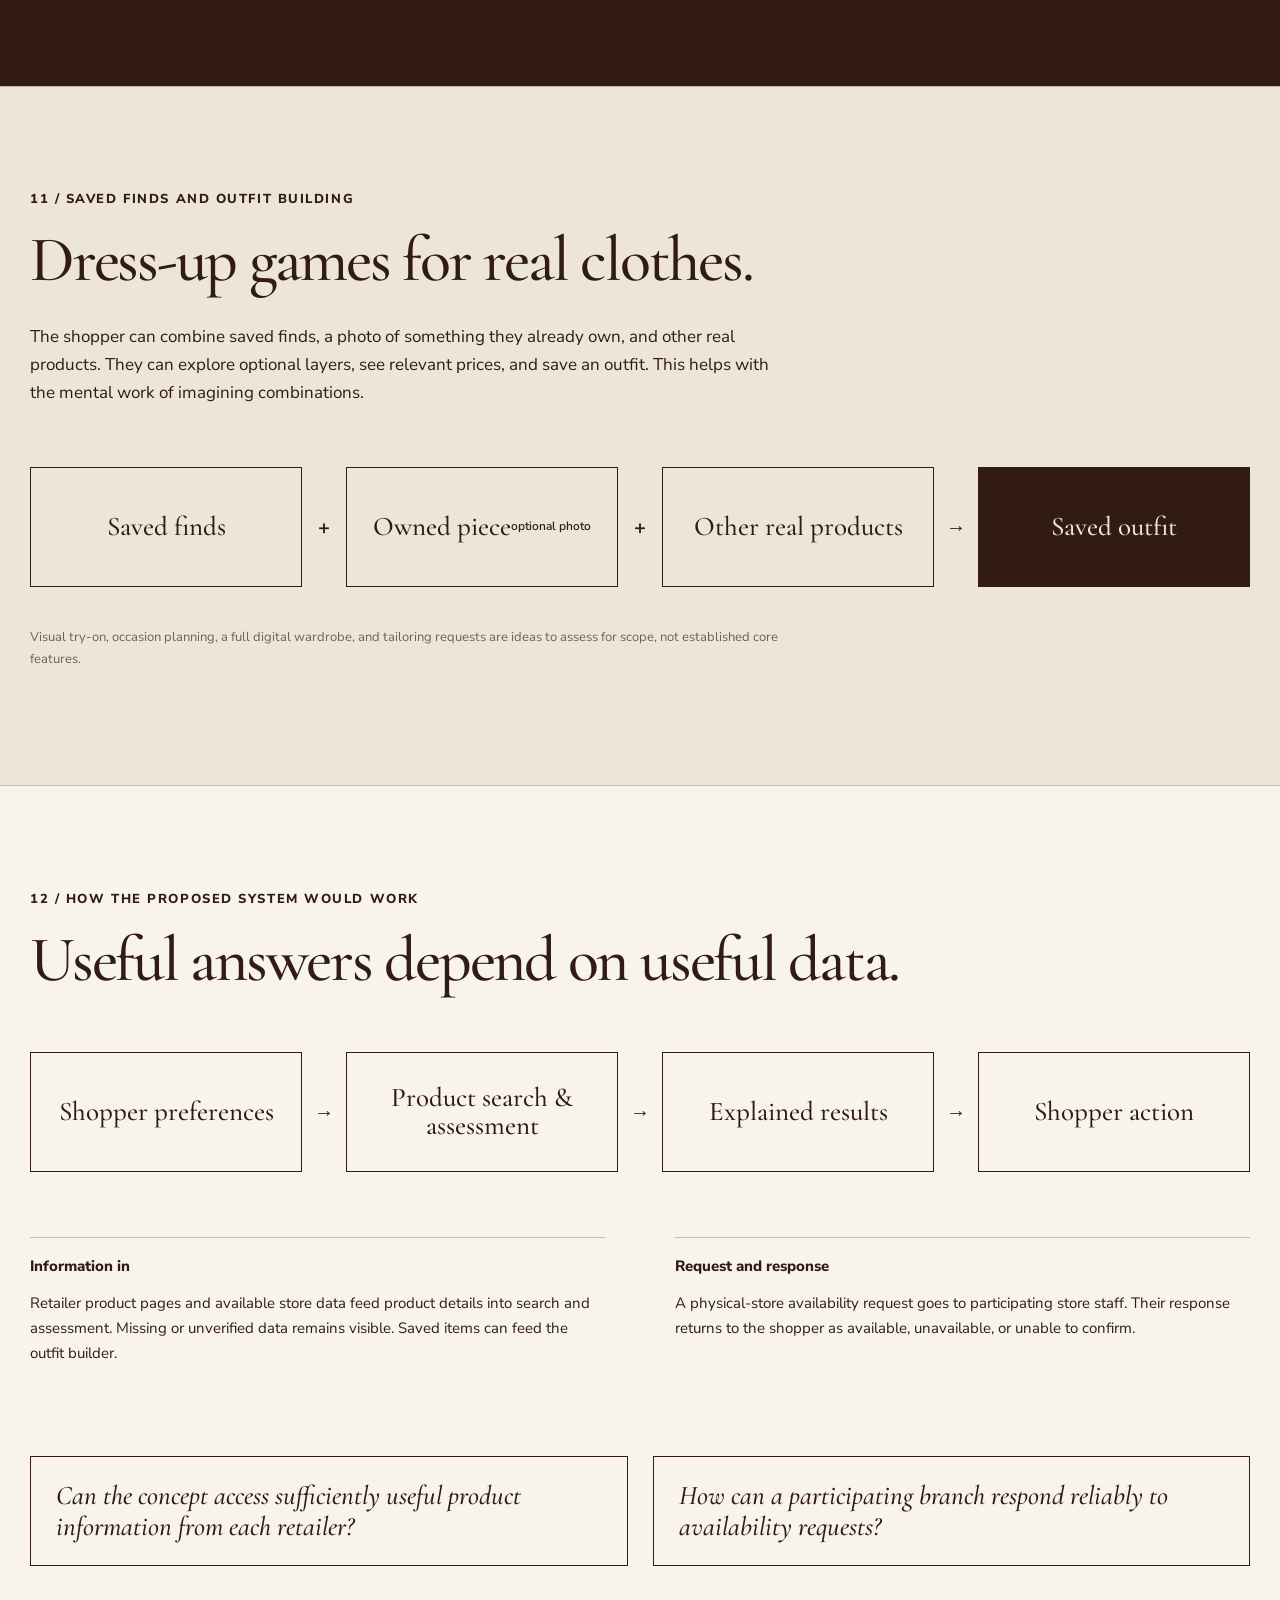
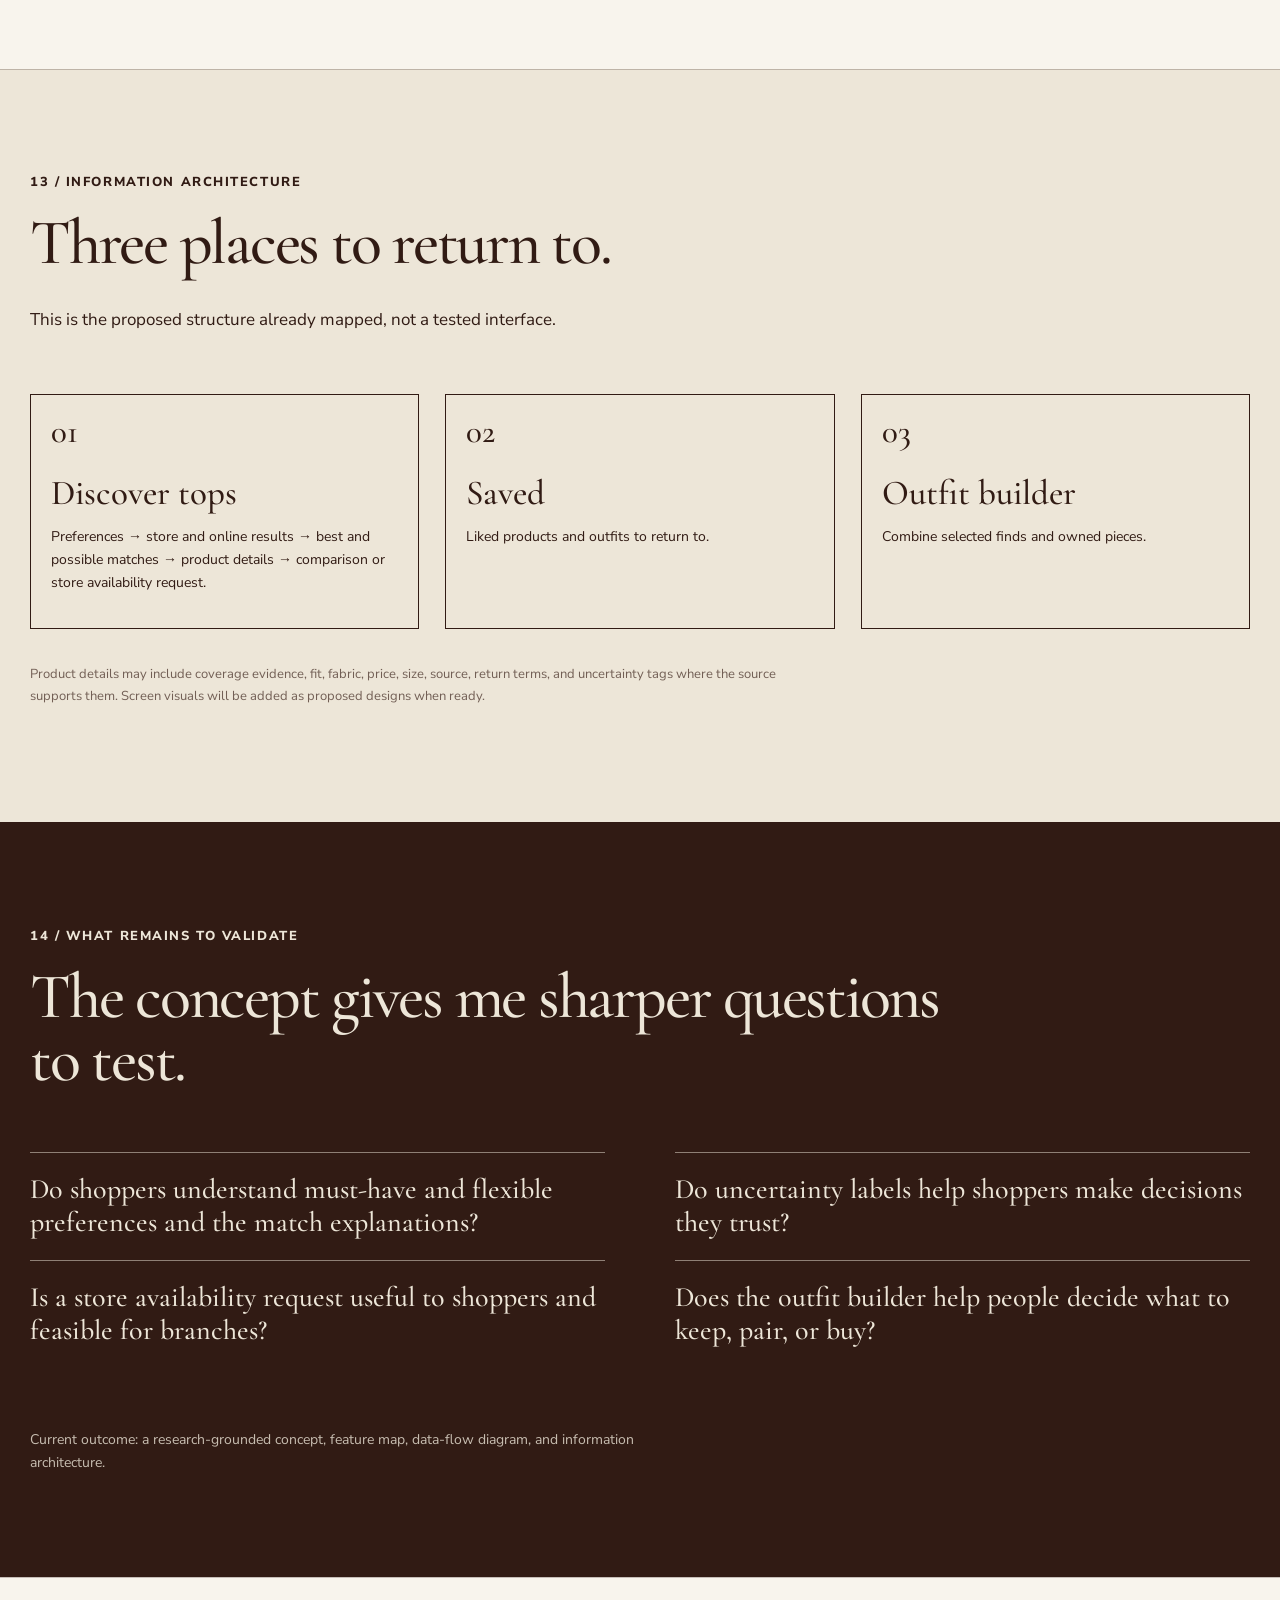
<file: modest-fashion.html>
<!doctype html>
<html lang="en">
  <head>
    <meta charset="utf-8">
    <meta name="viewport" content="width=device-width, initial-scale=1">
    <meta name="theme-color" content="#EDE6D8">
    <meta name="description" content="Khushna Kazi's ongoing UX research into discovering contemporary modest fashion across stores and online platforms.">
    <title>Making Modest Fashion Easier to Find — Khushna Kazi</title>
    <link rel="preconnect" href="https://fonts.googleapis.com">
    <link rel="preconnect" href="https://fonts.gstatic.com" crossorigin>
    <link href="https://fonts.googleapis.com/css2?family=Cormorant+Garamond:wght@400;500;600;700&amp;family=Nunito+Sans:wght@400;500;600;700;800&amp;display=swap" rel="stylesheet">
    <link rel="stylesheet" href="styles.css?v=20261126-6">
    <link rel="stylesheet" href="modest-fashion.css?v=20261126-6">
    <script src="script.js?v=20261126-1" defer></script>
  </head>
  <body class="page-modest">
    <header class="site-header mobile-header">
      <a class="brand" href="./" aria-label="Khushna Kazi, home"><img src="Assets/logo.png" alt="" width="920" height="1080"></a>
      <button class="mobile-menu-toggle" type="button" aria-controls="mobile-nav" aria-expanded="false" aria-label="Open menu"><span class="menu-lines" aria-hidden="true"></span></button>
      <nav class="site-nav" id="mobile-nav" aria-label="Main navigation">
        <a class="nav-link" href="./">Home</a>
        <a class="nav-link is-current" href="projects.html">Projects</a>
        <a class="nav-link" href="./#about">About Me</a>
        <a class="contact-button" href="https://mail.google.com/mail/?view=cm&amp;fs=1&amp;to=khushna.kazi%40gmail.com" target="_blank" rel="noopener noreferrer">Contact Me <img src="Assets/strawberry.png" alt="" width="268" height="387"></a>
      </nav>
    </header>

    <main>
      <a class="mf-back" href="projects.html"><span aria-hidden="true">←</span> All projects</a>
      <nav class="case-jump-nav" aria-label="Jump to modest fashion case study section">
        <div class="case-jump-links">
          <a href="#mf-overview">Overview</a>
          <a href="#mf-research">Research</a>
          <a href="#mf-journey">Huma’s journey</a>
          <a href="#mf-synthesis">Insights</a>
          <a href="#mf-ideas">Ideas</a>
          <a href="#mf-system">How it works</a>
          <a href="#mf-next">Next steps</a>
        </div>
        <a class="case-jump-final" href="#mf-concept">Proposed concept <span aria-hidden="true">↗</span></a>
      </nav>

      <article class="mf-case">
        <header class="mf-hero mf-section" id="mf-overview">
          <div class="mf-hero-copy">
            <p class="mf-eyebrow">UX research · Concept in progress</p>
            <h1>Finding modest clothes should not require searching every rack and every website.</h1>
            <p class="mf-lede">I’m exploring how a shopping assistant could help people find contemporary modest tops across nearby mainstream stores and online platforms, based on their own coverage, style, size, and budget preferences.</p>
          </div>
          <div class="mf-hero-panel" aria-label="Project status: proposed agentic AI shopping assistant">
            <span class="mf-panel-mark" aria-hidden="true">✳</span>
            <p>Research → reframe → proposed concept</p>
            <strong>Find what fits your preferences.</strong>
            <small>Concept in progress</small>
          </div>
        </header>

        <section class="mf-overview mf-section" aria-labelledby="mf-overview-title">
          <p class="mf-eyebrow">At a glance</p>
          <h2 id="mf-overview-title">The project overview.</h2>
          <dl class="mf-overview-meta">
            <div><dt>My role</dt><dd>Literature review, survey analysis, store audits, journey mapping, concept exploration, feature mapping, data flow, and information architecture.</dd></div>
            <div><dt>Status</dt><dd>Concept in progress</dd></div>
          </dl>
          <div class="mf-overview-timeline" aria-label="Project progression from research through concept development; durations are not specified">
            <h3>Project progression</h3>
            <ol><li><span>01</span>Literature review</li><li><span>02</span>Primary research</li><li><span>03</span>Synthesis</li><li><span>04</span>Concept development</li></ol>
          </div>
          <div class="mf-overview-cards">
            <div><h3>The problem</h3><p>Suitable pieces may exist, but shoppers still have to find them across stores and sites, assess missing details, and imagine how to wear them.</p></div>
            <div><h3>What I did</h3><p>I studied how shoppers define coverage, where they look for clothes, and what makes suitable options difficult to find. I translated those findings into a proposed shopping assistant and information architecture.</p></div>
          </div>
          <p class="mf-overview-outcome"><strong>Current outcome</strong> A proposed agentic AI shopping assistant, feature map, data-flow diagram, and information architecture. The concept has not been tested or launched.</p>
        </section>

        <section class="mf-origin mf-section" aria-labelledby="mf-origin-title">
          <div class="mf-section-intro"><p class="mf-eyebrow">01 / Where the question began</p><h2 id="mf-origin-title">A problem I kept seeing close to home.</h2></div>
          <div class="mf-origin-layout">
            <p>My sister and people around me had difficulty finding modest clothes they liked. I began by asking whether the options were missing because few people wanted them, and whether modest clothing was uncommon in India.</p>
            <div class="mf-question-stack" aria-label="Starting questions, not conclusions"><span>Is there enough demand?</span><span>Is modest clothing uncommon in India?</span><small>Starting questions, not conclusions</small></div>
          </div>
        </section>

        <section class="mf-literature mf-section" aria-labelledby="mf-literature-title">
          <p class="mf-eyebrow">02 / Literature review</p>
          <h2 id="mf-literature-title">A wider lens on modest fashion.</h2>
          <p class="mf-measure">Before defining a solution, I reviewed writing on modest fashion and clothing choice. Much of the research I collected focuses on Muslim consumers, while the wider reading also pointed to comfort, fit, culture, and personal preference. I treated modest fashion as individual clothing preferences rather than one identity or one fixed silhouette.</p>
          <div class="mf-literature-themes" aria-label="Two themes highlighted from the literature review">
            <article><span>Theme A</span><h3>Reasons for dressing modestly differ by context</h3><p>The reviewed papers discuss faith alongside social expectations, safety, and the wish to keep a modern personal style. I could not assume one motivation for every shopper.</p></article>
            <article><span>Theme B</span><h3>Physical shopping still matters, but searching takes work</h3><p>Fit and comfort give shoppers reasons to visit stores. The literature also describes the effort of finding and assembling suitable pieces across the physical shopping journey.</p></article>
          </div>
          <div class="mf-reading"><h3>Selected reading on my research board</h3><p><cite>Advancing Muslim Modest Fashion Clothing: Impact on Consumer Behavior and Challenges for Young Female Muslim Influencers</cite> · <cite>Fashion innovativeness in India: shopping behaviour, clothing evaluation and fashion information sources</cite> · <cite>A Fine Balance: Negotiating fashion and respectable femininity in middle-class Hyderabad, India</cite></p></div>
          <div class="mf-literature-gap"><span>Gap 1 · the direction I took forward</span><p>Research shows that modest fashion is a growing market and that consumers have different reasons for choosing more-covered clothing. However, there is limited research on how mainstream Indian fashion retailers currently cater to these consumers, particularly through product assortment, organisation, and accessibility in physical stores.</p></div>
          <aside class="mf-definition" aria-labelledby="mf-definition-title">
            <div><p class="mf-eyebrow">Side note / An important distinction</p><h3 id="mf-definition-title">What “modest clothing” means here</h3><p>Some of the reviewed papers may consider these forms of modest dressing:</p><ul><li>salwar kameez</li><li>kurtas</li><li>dupattas</li><li>longer traditional silhouettes</li><li>clothing considered socially appropriate in that cultural context</li></ul></div>
            <div><p>In this project, I mean clothing that offers greater body coverage through:</p><ul><li>longer hemlines</li><li>full or long sleeves</li><li>higher necklines</li><li>less revealing cuts</li><li>non-cropped tops</li><li>fuller or looser silhouettes, where preferred</li><li>layer-friendly designs</li></ul><p>The definition is not tied to a religion, culture, or one silhouette.</p></div>
          </aside>
          <figure class="mf-moodboard"><div class="mf-moodboard-placeholder" role="img" aria-label="Placeholder for the modest fashion moodboard to be added later"><span>Moodboard placeholder</span><small>Contemporary modest clothing · imagery to be supplied</small></div><figcaption>Visual direction: the range of contemporary, more-covered clothing considered in this project.</figcaption></figure>
        </section>

        <section class="mf-audience mf-section" aria-labelledby="mf-audience-title">
          <p class="mf-eyebrow">03 / Narrowing the focus</p><h2 id="mf-audience-title">Who was I researching for?</h2><p class="mf-measure">I narrowed this project to younger shoppers looking for contemporary, more-covered clothing, including everyday and workwear. The focus was on the garment features and shopping experience they wanted, rather than assuming that “modest” meant traditional or faith-based clothing.</p><p class="mf-caption">The later survey sample was concentrated among 18–25-year-olds and students; it should not be read as representative of all shoppers.</p>
        </section>

        <section class="mf-research mf-section" id="mf-research" aria-labelledby="mf-research-title">
          <p class="mf-eyebrow">04 / Research approach</p>
          <h2 id="mf-research-title">Following the search across channels.</h2>
          <div class="mf-methods"><div><strong>43</strong><span>survey respondents; some questions had 40 valid answers</span></div><div><strong>04</strong><span>store audits: Westside, Lifestyle, Max, Trends</span></div><div><strong>↗</strong><span>qualitative interview work and analysis</span></div><div><strong>↗</strong><span>online shopping review and discussion of workarounds</span></div></div>
          <p class="mf-scope">The survey leaned heavily toward younger respondents and students. These findings describe this sample, not all shoppers in India. The final interview count still needs confirmation.</p>
        </section>

        <section class="mf-findings mf-section" aria-labelledby="mf-findings-title">
          <p class="mf-eyebrow">05 / What the research revealed</p>
          <h2 id="mf-findings-title">The difficulty was often finding and assessing what was there.</h2>
          <div class="mf-finding-themes">
            <article><span>01 / What coverage means</span><h3>More than one silhouette</h3><p>Respondents described coverage through garment features and chose more-covered clothes for overlapping reasons. Among 40 valid responses, 85% selected personal comfort or preference and 60% selected religion or spirituality.</p></article>
            <article><span>02 / Where they shop</span><h3>Across channels and sections</h3><p>Mainstream stores were the most common single shopping option in the survey. When asked where they find suitable clothes in stores, 12 respondents chose regular women’s sections and 12 chose pieces scattered across sections; only 2 chose a dedicated section.</p></article>
            <article><span>03 / Why it is difficult</span><h3>Discovery and variety</h3><p>17 of 40 rated the search difficult or very difficult. A lack of a designated section and limited style variety were the two most reported challenges, echoed by the store audits.</p></article>
          </div>
          <div class="mf-stat-grid">
            <div><strong>40 / 43</strong><p>chose more-covered styles regularly or occasionally.</p></div>
            <div><strong>85%</strong><p>of 40 valid responses selected personal comfort or preference as a reason.</p></div>
            <div><strong>60%</strong><p>of 40 valid responses selected religion or spirituality. Respondents could choose more than one reason.</p></div>
            <div><strong>17 / 40</strong><p>(42.5%) rated finding modest clothing in mainstream Indian retail difficult or very difficult.</p></div>
            <div><strong>29 / 40</strong><p>(72.5%) reported a lack of a designated section.</p></div>
            <div><strong>27 / 40</strong><p>(67.5%) reported limited style variety.</p></div>
          </div>
          <div class="mf-audit"><h3>What the store audits added</h3><p>Potentially suitable pieces could be scattered across sections. A promising garment might still have a lower neckline, shorter length, thin fabric, or need another layer. A garment existing is different from a shopper being able to find and confidently choose it.</p></div>
        </section>

        <section class="mf-reframe mf-section" aria-labelledby="mf-reframe-title">
          <p class="mf-eyebrow">The research reframe</p>
          <p class="mf-old-question">I began with: “Is there enough modest clothing?”</p>
          <h2 id="mf-reframe-title">When suitable clothing exists, how easily can shoppers find it, assess it against their own preferences, and put an outfit together?</h2>
        </section>

        <section class="mf-huma mf-section" aria-labelledby="mf-huma-title">
          <div><p class="mf-eyebrow">06 / Meet Huma</p><h2 id="mf-huma-title">One top. Many decisions.</h2><p>Huma is a 21-year-old student intern in Mumbai who likes stylish, trendy, more-covered clothes. She wants a longer, full-sleeved top to wear with her formal trousers and prefers to check fit and fabric herself.</p><blockquote>“I’m looking for a top for my internship. I want it to feel like me, and I want to make the final choice.”</blockquote><p class="mf-caption">Huma’s journey is a reconstructed scenario based on the research, not a transcript of one shopping trip.</p></div>
          <div class="mf-huma-placeholder" role="img" aria-label="Placeholder for the Bratz image the designer will supply"><span>Huma’s character visual</span><small>Bratz image to be added</small></div>
        </section>

        <section class="mf-journey mf-section" id="mf-journey" aria-labelledby="mf-journey-title">
          <p class="mf-eyebrow">07 / Walk with Huma</p><h2 id="mf-journey-title">From a store rack to another browser tab.</h2><p class="mf-journey-note">Her narration paraphrases the journey map. The compact strip beneath each scene records the UX observation.</p>
          <h3 class="mf-journey-phase">Physical stores</h3>
          <div class="mf-journey-track">
            <article class="mf-scene"><span class="mf-scene-number">01</span><p class="mf-scene-voice">“I need a stylish, longer, full-sleeved top for my internship trousers.”</p><div class="mf-scene-art mf-art-need" aria-hidden="true"><span>top</span><span>trousers</span></div><h4>The need</h4><p class="mf-scene-meta">Look for a top · Outfit planning · Preferences to satisfy · Excited</p></article>
            <article class="mf-scene"><span class="mf-scene-number">02</span><p class="mf-scene-voice">“I’ll check the nearby mainstream stores and their current collections.”</p><div class="mf-scene-art mf-art-stores" aria-hidden="true"><span>Westside</span><span>Zudio</span></div><h4>Choosing where to go</h4><p class="mf-scene-meta">Choose stores · Nearby locations · Availability unclear · Curious, nervous</p></article>
            <article class="mf-scene"><span class="mf-scene-number">03</span><p class="mf-scene-voice">“I see pieces I like, but their coverage details keep changing.”</p><div class="mf-scene-art mf-art-racks" aria-hidden="true"><span>▯</span><span>▯</span><span>▯</span></div><h4>Searching the racks</h4><p class="mf-scene-meta">Browse racks · Westside and Zudio · Pieces dispersed · Tired, frustrated</p></article>
            <article class="mf-scene"><span class="mf-scene-number">04</span><p class="mf-scene-voice">“This top looks promising. Now I need to check the neckline, fabric, fit, and cost.”</p><div class="mf-scene-art mf-art-check" aria-hidden="true"><span>length</span><span>fabric</span><span>fit</span></div><h4>Assessing and trying</h4><p class="mf-scene-meta">Try options · Garment and changing room · One detail can rule it out · Disappointed</p></article>
            <article class="mf-scene"><span class="mf-scene-number">05</span><p class="mf-scene-voice">“I’ll take a formal shirt, then keep looking online for the style I wanted.”</p><div class="mf-scene-art mf-art-fallback" aria-hidden="true"><span>store</span><span>→ online</span></div><h4>The fallback</h4><p class="mf-scene-meta">Compromise and continue · Store to web · Search begins again · Disappointed</p></article>
          </div>
          <div class="mf-journey-bridge" aria-hidden="true">The same search continues online <span>↓</span></div>
          <h3 class="mf-journey-phase">Online</h3>
          <div class="mf-journey-track">
            <article class="mf-scene"><span class="mf-scene-number">06</span><p class="mf-scene-voice">“Maybe I’ll find more options online.”</p><div class="mf-scene-art mf-art-online" aria-hidden="true"><span>site 1</span><span>site 2</span></div><h4>Starting again</h4><p class="mf-scene-meta">Open platforms · Online sites · Too many starting points · Curious, overwhelmed</p></article>
            <article class="mf-scene"><span class="mf-scene-number">07</span><p class="mf-scene-voice">“I’m going through so many products, but the filters miss the details that matter to me.”</p><div class="mf-scene-art mf-art-filters" aria-hidden="true"><span>filter</span><span>?</span></div><h4>Filtering and browsing</h4><p class="mf-scene-meta">Browse products · Search filters · Coverage is hard to specify · Tired</p></article>
            <article class="mf-scene"><span class="mf-scene-number">08</span><p class="mf-scene-voice">“This one might be sheer, and another needs a layer that stretches my budget.”</p><div class="mf-scene-art mf-art-matches" aria-hidden="true"><span>near match</span><span>?</span></div><h4>Assessing near matches</h4><p class="mf-scene-meta">Check details · Product page · Opacity, fit, cost uncertain · Frustrated</p></article>
            <article class="mf-scene"><span class="mf-scene-number">09</span><p class="mf-scene-voice">“I’ll save a few and compare how they might work with my trousers.”</p><div class="mf-scene-art mf-art-save" aria-hidden="true"><span>♡</span><span>compare</span></div><h4>Saving and deciding</h4><p class="mf-scene-meta">Compare finds · Saved items and policies · Mental outfit building · Cautious</p></article>
            <article class="mf-scene"><span class="mf-scene-number">10</span><p class="mf-scene-voice">“After trying them with my outfit, I may still have to return some.”</p><div class="mf-scene-art mf-art-return" aria-hidden="true"><span>try</span><span>return</span></div><h4>After ordering</h4><p class="mf-scene-meta">Try and return · Home and retailer · Time spent, compromises remain · Disappointed</p></article>
          </div>
          <p class="mf-handoff">“That’s what finding one top can take for me. Khushna, I’ll let you show what you learned from it.” <small>Case study narration</small></p>
        </section>

        <section class="mf-synthesis mf-section" id="mf-synthesis" aria-labelledby="mf-synthesis-title">
          <p class="mf-eyebrow">08 / What the journey clarified</p><h2 id="mf-synthesis-title">Translate the friction into design requirements.</h2>
          <div class="mf-requirement-list"><div><span>01</span><p>Pieces are dispersed across stores, racks, and sites.</p><strong>Search across multiple sources from one starting point.</strong></div><div><span>02</span><p>“Modest” means different things to different shoppers.</p><strong>Let people specify coverage, fit, fabric, size, style, and budget.</strong></div><div><span>03</span><p>One missing detail can rule out a top.</p><strong>Separate essential preferences from flexible ones.</strong></div><div><span>04</span><p>Images and descriptions may not confirm opacity or fit.</p><strong>Show uncertainty and let shoppers check.</strong></div><div><span>05</span><p>In-store availability is uncertain.</p><strong>Offer a branch check where a store participates.</strong></div><div><span>06</span><p>Shoppers mentally combine pieces and layers.</p><strong>Help them save finds and build outfits.</strong></div></div>
        </section>

        <section class="mf-ideas mf-section" id="mf-ideas" aria-labelledby="mf-ideas-title">
          <p class="mf-eyebrow">09 / Initial idea exploration</p><h2 id="mf-ideas-title">Five ways I considered helping shoppers.</h2><p class="mf-measure">These were directions I explored, not tested concepts.</p>
          <ol class="mf-idea-list"><li><span>01</span><div><h3>In-store kiosk</h3><p>Find preferred pieces in one store. Limited to physical shopping and dependent on retailer investment.</p></div></li><li><span>02</span><div><h3>Retailer product aggregation</h3><p>Bring products from mainstream retailers into one searchable place.</p></div></li><li><span>03</span><div><h3>In-store mobile app</h3><p>Kiosk-like help on a shopper’s phone, dependent on accurate inventory and product-location information.</p></div></li><li><span>04</span><div><h3>Retailer tagging system</h3><p>Make coverage attributes easier to find, but require adoption and consistent tagging across retailer systems.</p></div></li><li><span>05</span><div><h3>Combined shopping assistant</h3><p>Bring cross-retailer search and store discovery together so the system does more of the search work.</p></div></li></ol>
          <p class="mf-scope">The retailer-data dependency remains unresolved. Choosing AI does not create access to missing product or branch information.</p>
        </section>

        <section class="mf-concept mf-section" id="mf-concept" aria-labelledby="mf-concept-title">
          <p class="mf-eyebrow">10 / Proposed concept</p><h2 id="mf-concept-title">An agentic AI shopping assistant, with the shopper in control.</h2>
          <div class="mf-concept-flow"><div><span>01</span><h3>Tell it what matters</h3><p>Set sleeve length, neckline, top length, back coverage, opacity, fit, fabric, style, size, budget, and location. Mark must-haves and flexible preferences. Budget stays strict unless the shopper opts into alternatives.</p></div><div><span>02</span><h3>Review explained matches</h3><p>See the source, price, supported details, uncertain details, and relevant return information. Best matches support all required preferences; possible matches explain compromises or show a “Needs checking” tag on the card.</p></div><div><span>03</span><h3>Decide what to do</h3><p>Save, compare, request a participating branch check, or continue to the retailer’s product page. The shopper makes the final decision.</p></div></div>
          <div class="mf-concept-detail"><div><h3>For nearby stores</h3><p>A participating branch could respond <strong>available</strong>, <strong>unavailable</strong>, or <strong>unable to confirm</strong> to a product, size, and colour request. A pending state appears while waiting. “Available” means checked, not reserved.</p></div><div><h3>For online products</h3><p>The shopper can follow a clear source link to the retailer’s product page. Unverified details, including opacity, stay marked as uncertain; reviews are labelled as shopper reports.</p></div></div>
        </section>

        <section class="mf-outfits mf-section" aria-labelledby="mf-outfits-title">
          <p class="mf-eyebrow">11 / Saved finds and outfit building</p><h2 id="mf-outfits-title">Dress-up games for real clothes.</h2><p class="mf-measure">The shopper can combine saved finds, a photo of something they already own, and other real products. They can explore optional layers, see relevant prices, and save an outfit. This helps with the mental work of imagining combinations.</p>
          <div class="mf-outfit-diagram" role="img" aria-label="Saved finds, an optional owned garment, and real products come together in the proposed outfit builder"><span>Saved finds</span><b>+</b><span>Owned piece<br><small>optional photo</small></span><b>+</b><span>Other real products</span><b>→</b><strong>Saved outfit</strong></div>
          <p class="mf-scope">Visual try-on, occasion planning, a full digital wardrobe, and tailoring requests are ideas to assess for scope, not established core features.</p>
        </section>

        <section class="mf-system mf-section" id="mf-system" aria-labelledby="mf-system-title">
          <p class="mf-eyebrow">12 / How the proposed system would work</p><h2 id="mf-system-title">Useful answers depend on useful data.</h2>
          <div class="mf-system-flow" role="img" aria-label="Shopper preferences lead to product search and assessment, then explained results, then shopper action"><span>Shopper preferences</span><b>→</b><span>Product search &amp; assessment</span><b>→</b><span>Explained results</span><b>→</b><span>Shopper action</span></div>
          <div class="mf-system-sources"><div><h3>Information in</h3><p>Retailer product pages and available store data feed product details into search and assessment. Missing or unverified data remains visible. Saved items can feed the outfit builder.</p></div><div><h3>Request and response</h3><p>A physical-store availability request goes to participating store staff. Their response returns to the shopper as available, unavailable, or unable to confirm.</p></div></div>
          <div class="mf-open-questions"><p>Can the concept access sufficiently useful product information from each retailer?</p><p>How can a participating branch respond reliably to availability requests?</p></div>
        </section>

        <section class="mf-ia mf-section" aria-labelledby="mf-ia-title">
          <p class="mf-eyebrow">13 / Information architecture</p><h2 id="mf-ia-title">Three places to return to.</h2><p class="mf-measure">This is the proposed structure already mapped, not a tested interface.</p>
          <div class="mf-ia-grid"><div><span>01</span><h3>Discover tops</h3><p>Preferences → store and online results → best and possible matches → product details → comparison or store availability request.</p></div><div><span>02</span><h3>Saved</h3><p>Liked products and outfits to return to.</p></div><div><span>03</span><h3>Outfit builder</h3><p>Combine selected finds and owned pieces.</p></div></div>
          <p class="mf-caption">Product details may include coverage evidence, fit, fabric, price, size, source, return terms, and uncertainty tags where the source supports them. Screen visuals will be added as proposed designs when ready.</p>
        </section>

        <section class="mf-next mf-section" id="mf-next" aria-labelledby="mf-next-title">
          <p class="mf-eyebrow">14 / What remains to validate</p><h2 id="mf-next-title">The concept gives me sharper questions to test.</h2>
          <ul><li>Do shoppers understand must-have and flexible preferences and the match explanations?</li><li>Do uncertainty labels help shoppers make decisions they trust?</li><li>Is a store availability request useful to shoppers and feasible for branches?</li><li>Does the outfit builder help people decide what to keep, pair, or buy?</li></ul>
          <p class="mf-current-state">Current outcome: a research-grounded concept, feature map, data-flow diagram, and information architecture.</p>
        </section>
      </article>
      <nav class="mf-end" aria-label="Project navigation">
        <p>next project</p>
        <a class="mf-next-card" href="selective-mutism.html">
          <img src="Assets/sm_cover.webp" alt="Selective Mutism project sketchbook with communication tool concepts" loading="lazy" width="1448" height="1086">
          <span><small>UX Research &amp; Concept · In Progress</small><strong>Designing Low Pressure Communication for Children with Selective Mutism</strong><b>Read the case study&nbsp; →</b></span>
        </a>
        <a class="mf-all-projects" href="projects.html">View all projects&nbsp; →</a>
      </nav>
    </main>

    <footer class="site-footer"><p>© 2026 Designed by Khushna</p><div class="footer-contact"><a class="footer-icon" href="https://www.linkedin.com/in/khushna-kazi-005b32264/" target="_blank" rel="noopener noreferrer" aria-label="Khushna Kazi on LinkedIn"><img src="Assets/linkedin-icon.svg" alt="" width="24" height="24"></a><a class="footer-icon" href="https://mail.google.com/mail/?view=cm&amp;fs=1&amp;to=khushna.kazi%40gmail.com" target="_blank" rel="noopener noreferrer" aria-label="Email Khushna on Gmail"><img src="Assets/gmail-icon.svg" alt="" width="24" height="24"></a></div></footer>
    <!-- Cloudflare Web Analytics -->
    <script type="module" src="https://static.cloudflareinsights.com/beacon.min.js" data-cf-beacon='{"token":"190547916235429abcf3196cf8d368f0"}'></script>
    <!-- End Cloudflare Web Analytics -->
  </body>
</html>
</file>
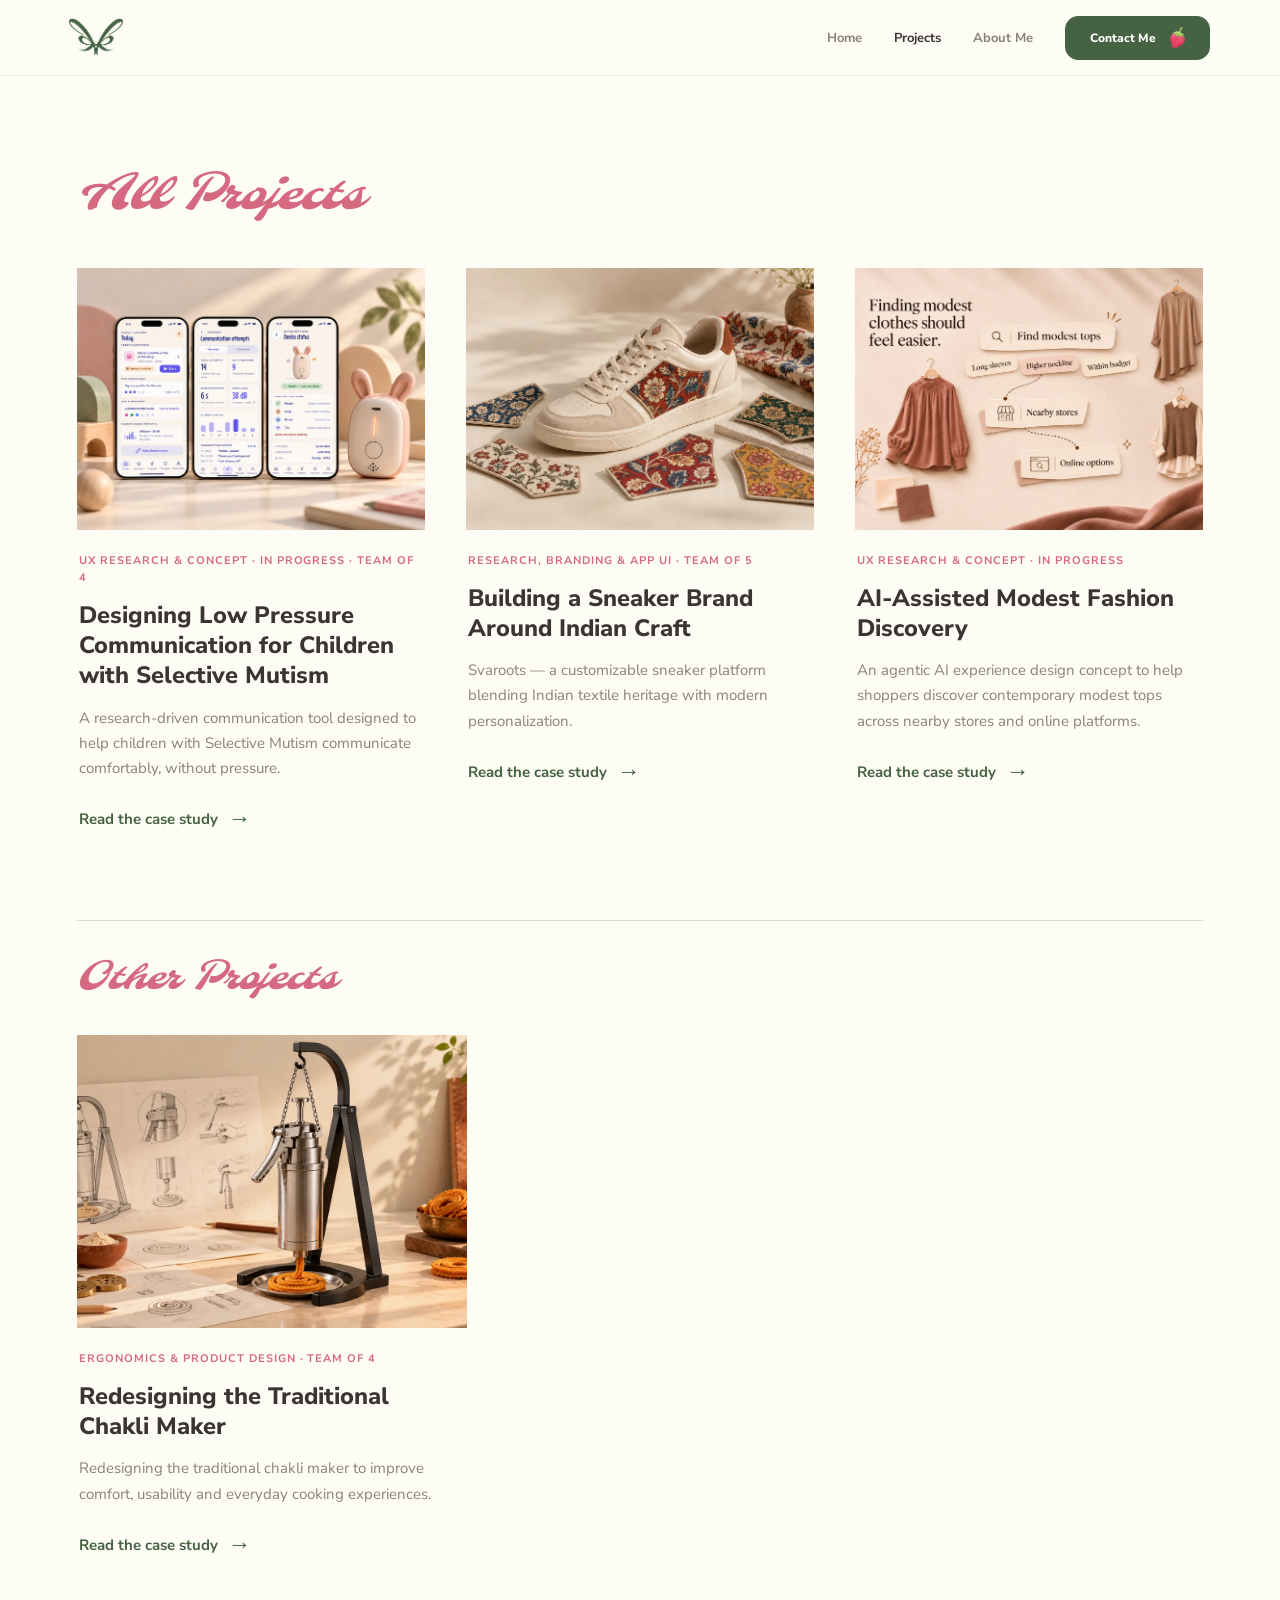
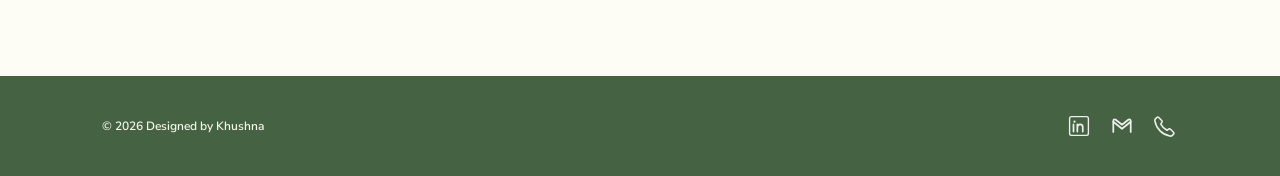
<file: projects.html>
<!doctype html>
<html lang="en">
  <head>
    <meta charset="utf-8">
    <meta name="viewport" content="width=device-width, initial-scale=1">
    <meta name="theme-color" content="#FDFDF5">
    <meta name="description" content="Explore UX research, branding and product design projects by Khushna Kazi.">
    <title>All Projects — Khushna Kazi</title>
    <link rel="canonical" href="https://khushnak.github.io/Khushna-Portfolio/projects.html">
    <link rel="preconnect" href="https://fonts.googleapis.com">
    <link rel="preconnect" href="https://fonts.gstatic.com" crossorigin>
    <link href="https://fonts.googleapis.com/css2?family=Molle:ital@1&amp;family=Nunito+Sans:wght@400;500;600;700;800&amp;display=swap" rel="stylesheet">
    <link rel="stylesheet" href="styles.css?v=20261126-5">
    <script src="script.js?v=20261123-2" defer></script>
  </head>
  <body class="page-projects">
    <header class="site-header mobile-header">
      <a class="brand" href="./" aria-label="Khushna Kazi, home">
        <img src="Assets/logo.png" alt="" width="920" height="1080">
      </a>
      <button class="mobile-menu-toggle" type="button" aria-controls="mobile-nav" aria-expanded="false" aria-label="Open menu"><span class="menu-lines" aria-hidden="true"></span></button>
      <nav class="site-nav" id="mobile-nav" aria-label="Main navigation">
        <a class="nav-link" href="./">Home</a>
        <a class="nav-link is-current" href="projects.html" aria-current="page">Projects</a>
        <a class="nav-link" href="./#about">About Me</a>
        <a class="contact-button" href="https://mail.google.com/mail/?view=cm&amp;fs=1&amp;to=khushna.kazi%40gmail.com" target="_blank" rel="noopener noreferrer">Contact Me <img src="Assets/strawberry.png" alt="" width="268" height="387"></a>
      </nav>
    </header>

    <main class="projects-main reveal-scope" data-reveal>
      <h1 class="projects-heading reveal-from-top">All Projects</h1>
      <div class="project-grid">
        <article class="project-card">
          <div class="project-card-image"><img src="Assets/sm_cover.webp" alt="Selective Mutism project sketchbook with communication tool concepts" width="1448" height="1086"></div>
          <div class="project-card-body">
            <p class="project-card-kicker">UX Research &amp; Concept · In Progress · Team of 4</p>
            <h2>Designing Low Pressure Communication for Children with Selective Mutism</h2>
            <p class="project-card-summary">A research-driven communication tool designed to help children with Selective Mutism communicate comfortably, without pressure.</p>
            <a class="project-card-link" href="selective-mutism.html" aria-label="Read the Selective Mutism case study">Read the case study <span aria-hidden="true">→</span></a>
          </div>
        </article>
        <article class="project-card">
          <div class="project-card-image"><img src="Assets/svaroots_cover.webp" alt="Svaroots sneaker brand concept sketchbook" width="1448" height="1086"></div>
          <div class="project-card-body">
            <p class="project-card-kicker">Research, Branding &amp; App UI · Team of 5</p>
            <h2>Building a Sneaker Brand Around Indian Craft</h2>
            <p class="project-card-summary">Svaroots — a customizable sneaker platform blending Indian textile heritage with modern personalization.</p>
            <a class="project-card-link" href="svaroots.html" aria-label="Read the Svaroots case study">Read the case study <span aria-hidden="true">→</span></a>
          </div>
        </article>
        <article class="project-card">
          <div class="project-card-image"><img src="Assets/modest-fashion-cover.webp" alt="Finding modest clothes should feel easier: a visual search journey connecting clothing preferences, nearby stores and online options" width="1448" height="1086"></div>
          <div class="project-card-body">
            <p class="project-card-kicker">UX Research &amp; Concept · In Progress</p>
            <h2>AI-Assisted Modest Fashion Discovery</h2>
            <p class="project-card-summary">An agentic AI experience design concept to help shoppers discover contemporary modest tops across nearby stores and online platforms.</p>
            <a class="project-card-link" href="modest-fashion.html" aria-label="Read the modest fashion case study">Read the case study <span aria-hidden="true">→</span></a>
          </div>
        </article>
      </div>
      <section class="other-projects" aria-labelledby="other-projects-title">
        <h2 id="other-projects-title">Other Projects</h2>
        <div class="project-grid">
          <article class="project-card">
            <div class="project-card-image"><img src="Assets/chakli_cover.webp" alt="Traditional chakli maker redesign sketchbook" width="1280" height="720"></div>
            <div class="project-card-body">
              <p class="project-card-kicker">Ergonomics &amp; Product Design · Team of 4</p>
              <h2>Redesigning the Traditional Chakli Maker</h2>
              <p class="project-card-summary">Redesigning the traditional chakli maker to improve comfort, usability and everyday cooking experiences.</p>
              <a class="project-card-link" href="chakli.html" aria-label="Read the Chakli Maker case study">Read the case study <span aria-hidden="true">→</span></a>
            </div>
          </article>
        </div>
      </section>
    </main>

    <footer class="site-footer">
      <p>© 2026 Designed by Khushna</p>
      <div class="footer-contact">
        <a class="footer-icon" href="https://www.linkedin.com/in/khushna-kazi-005b32264/" target="_blank" rel="noopener noreferrer" aria-label="Khushna Kazi on LinkedIn"><img src="Assets/linkedin-icon.svg" alt="" width="24" height="24"></a>
        <a class="footer-icon" href="https://mail.google.com/mail/?view=cm&amp;fs=1&amp;to=khushna.kazi%40gmail.com" target="_blank" rel="noopener noreferrer" aria-label="Email Khushna on Gmail"><img src="Assets/gmail-icon.svg" alt="" width="24" height="24"></a>
        <span class="footer-phone">
          <button class="footer-icon footer-copy-button" type="button" data-copy-phone="9511674504" aria-label="Copy phone number 9511674504"><img src="Assets/phone-icon.svg" alt="" width="24" height="24"></button>
          <span class="copy-feedback" role="status" aria-live="polite"></span>
        </span>
      </div>
    </footer>
    <!-- Cloudflare Web Analytics -->
    <script type="module" src="https://static.cloudflareinsights.com/beacon.min.js" data-cf-beacon='{"token":"190547916235429abcf3196cf8d368f0"}'></script>
    <!-- End Cloudflare Web Analytics -->
  </body>
</html>
</file>
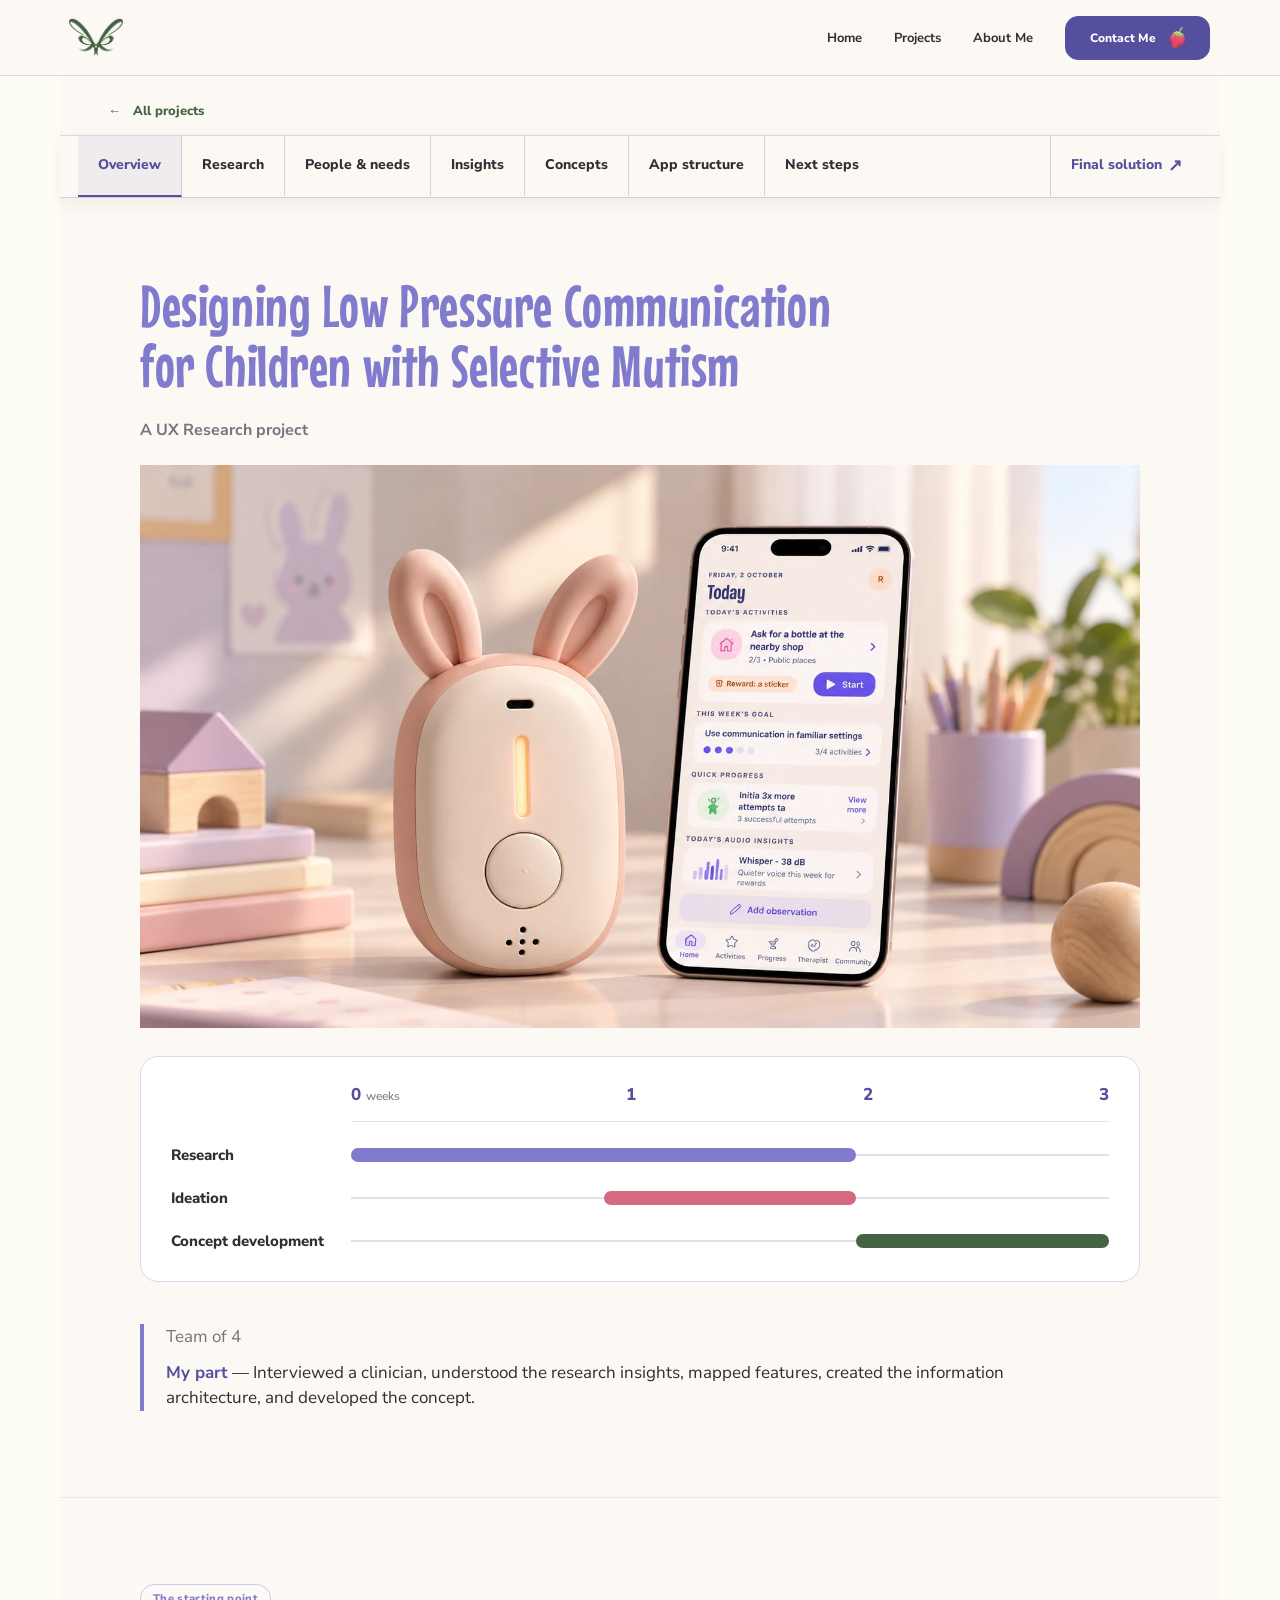
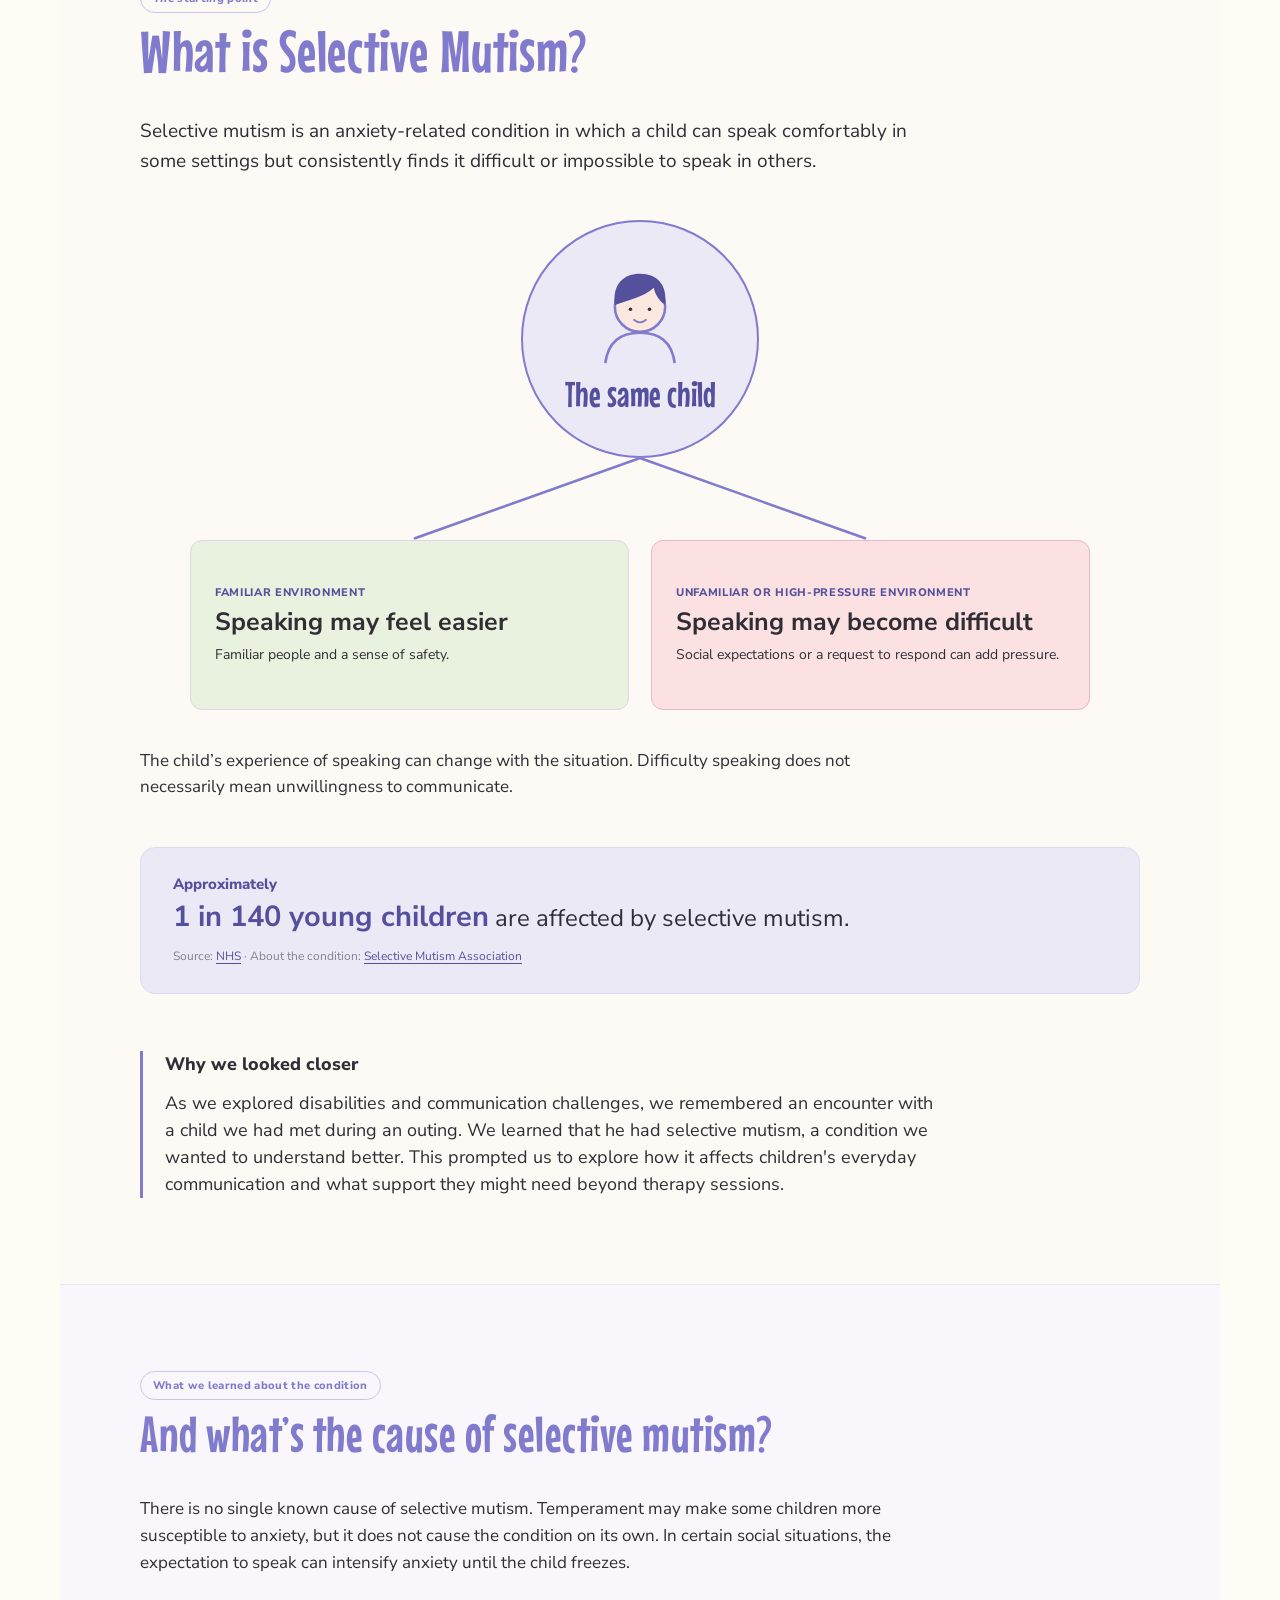
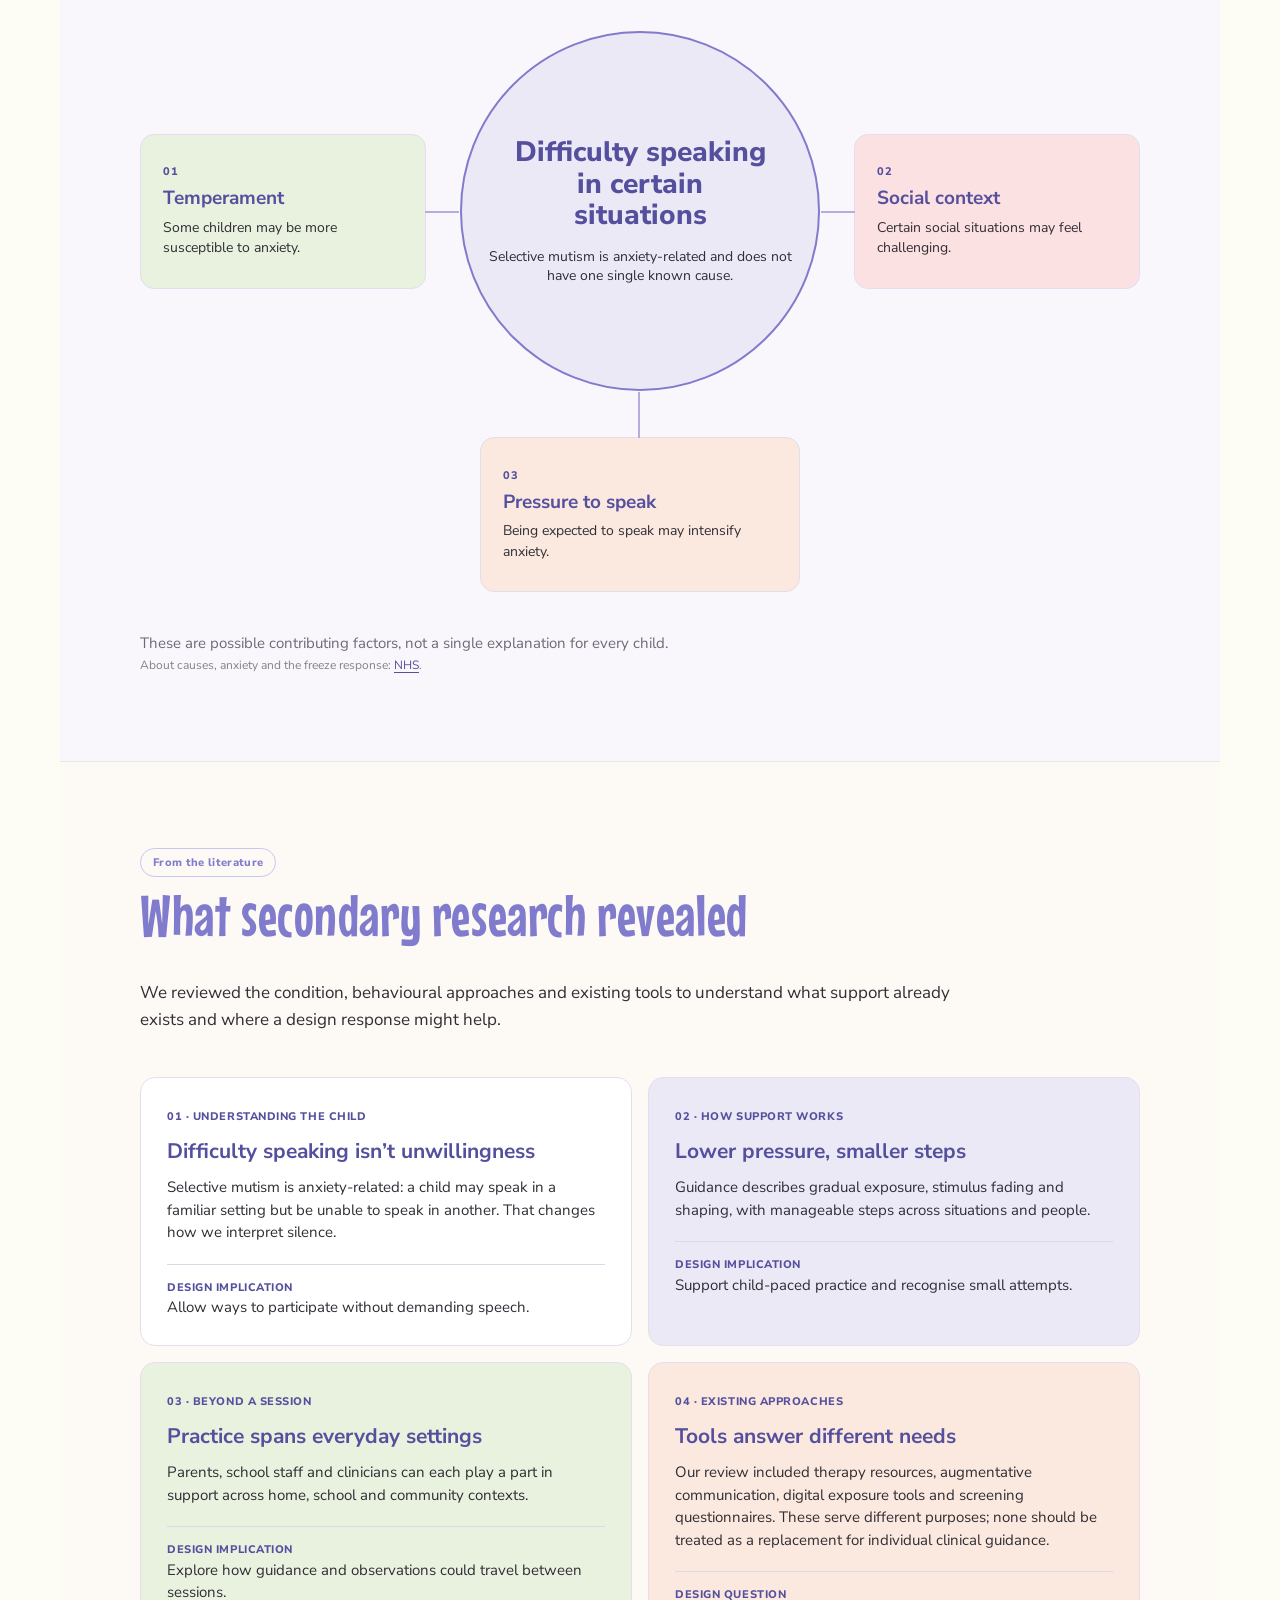
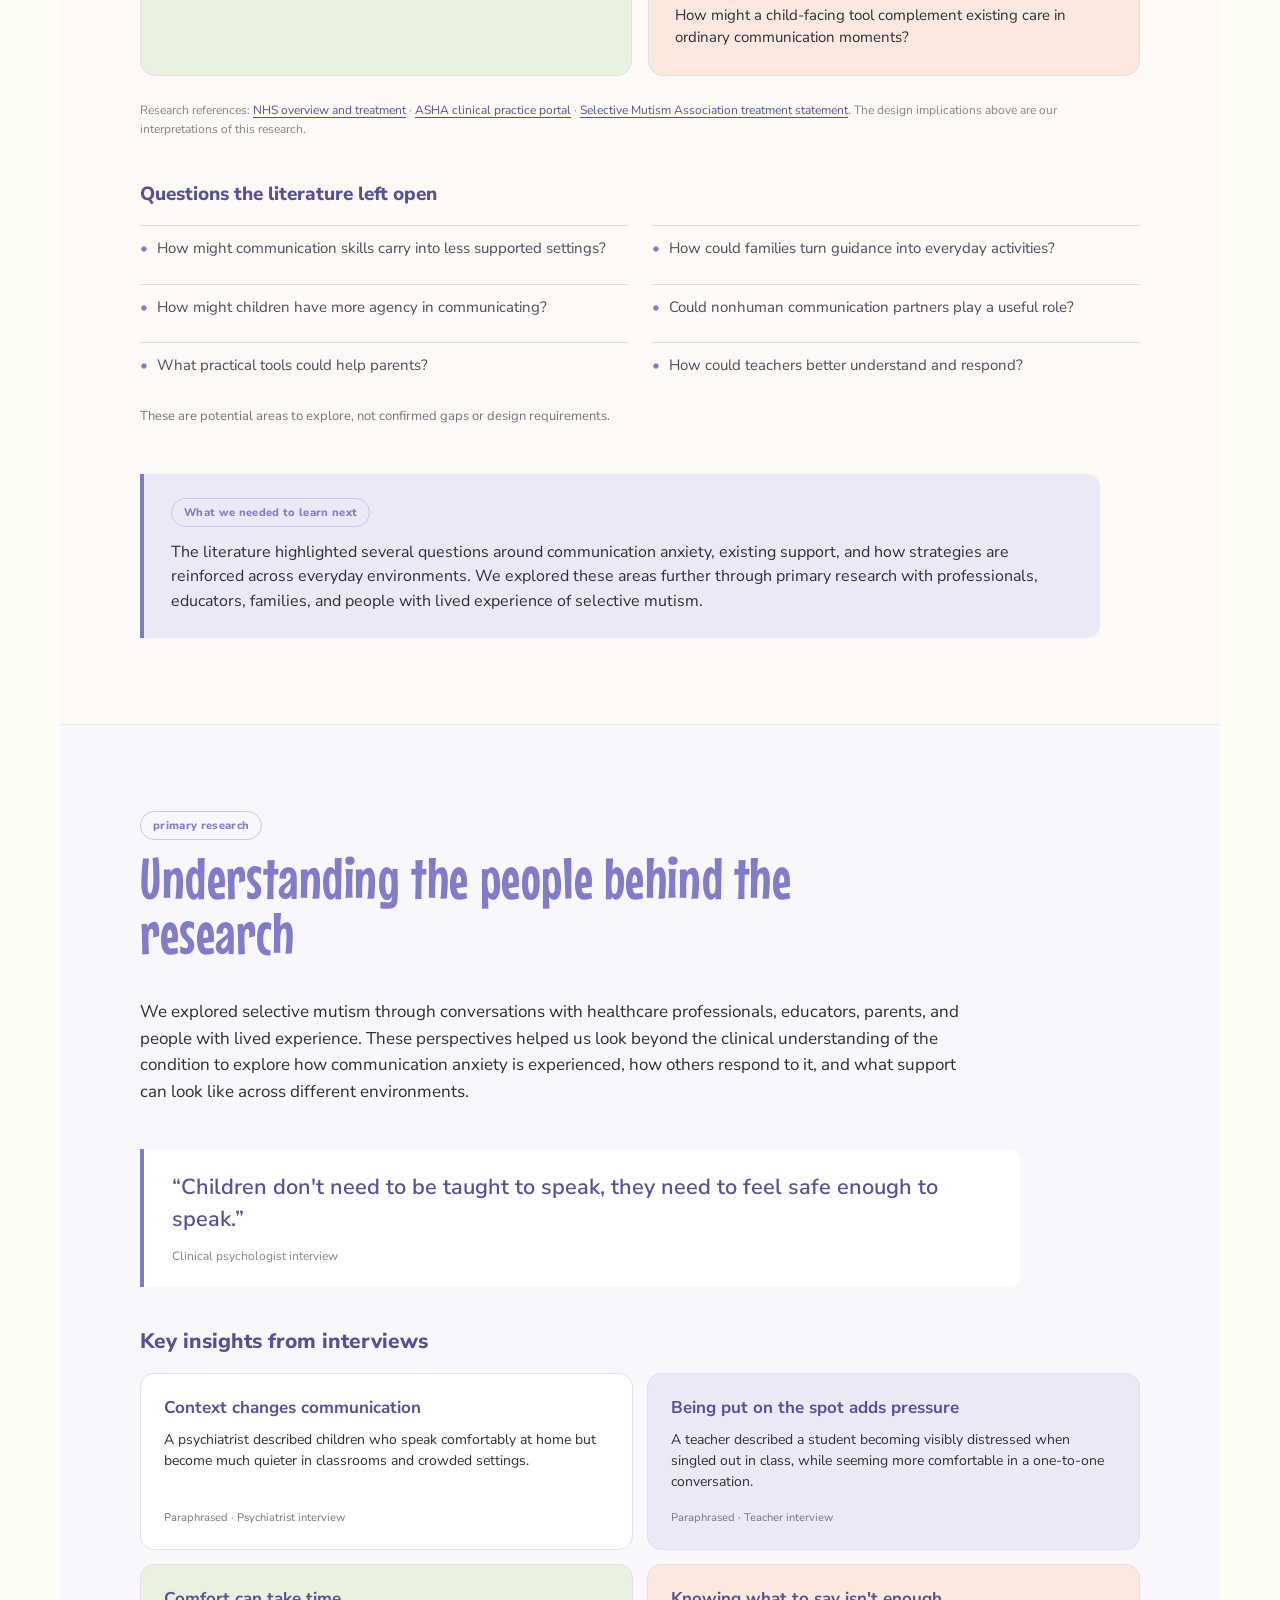
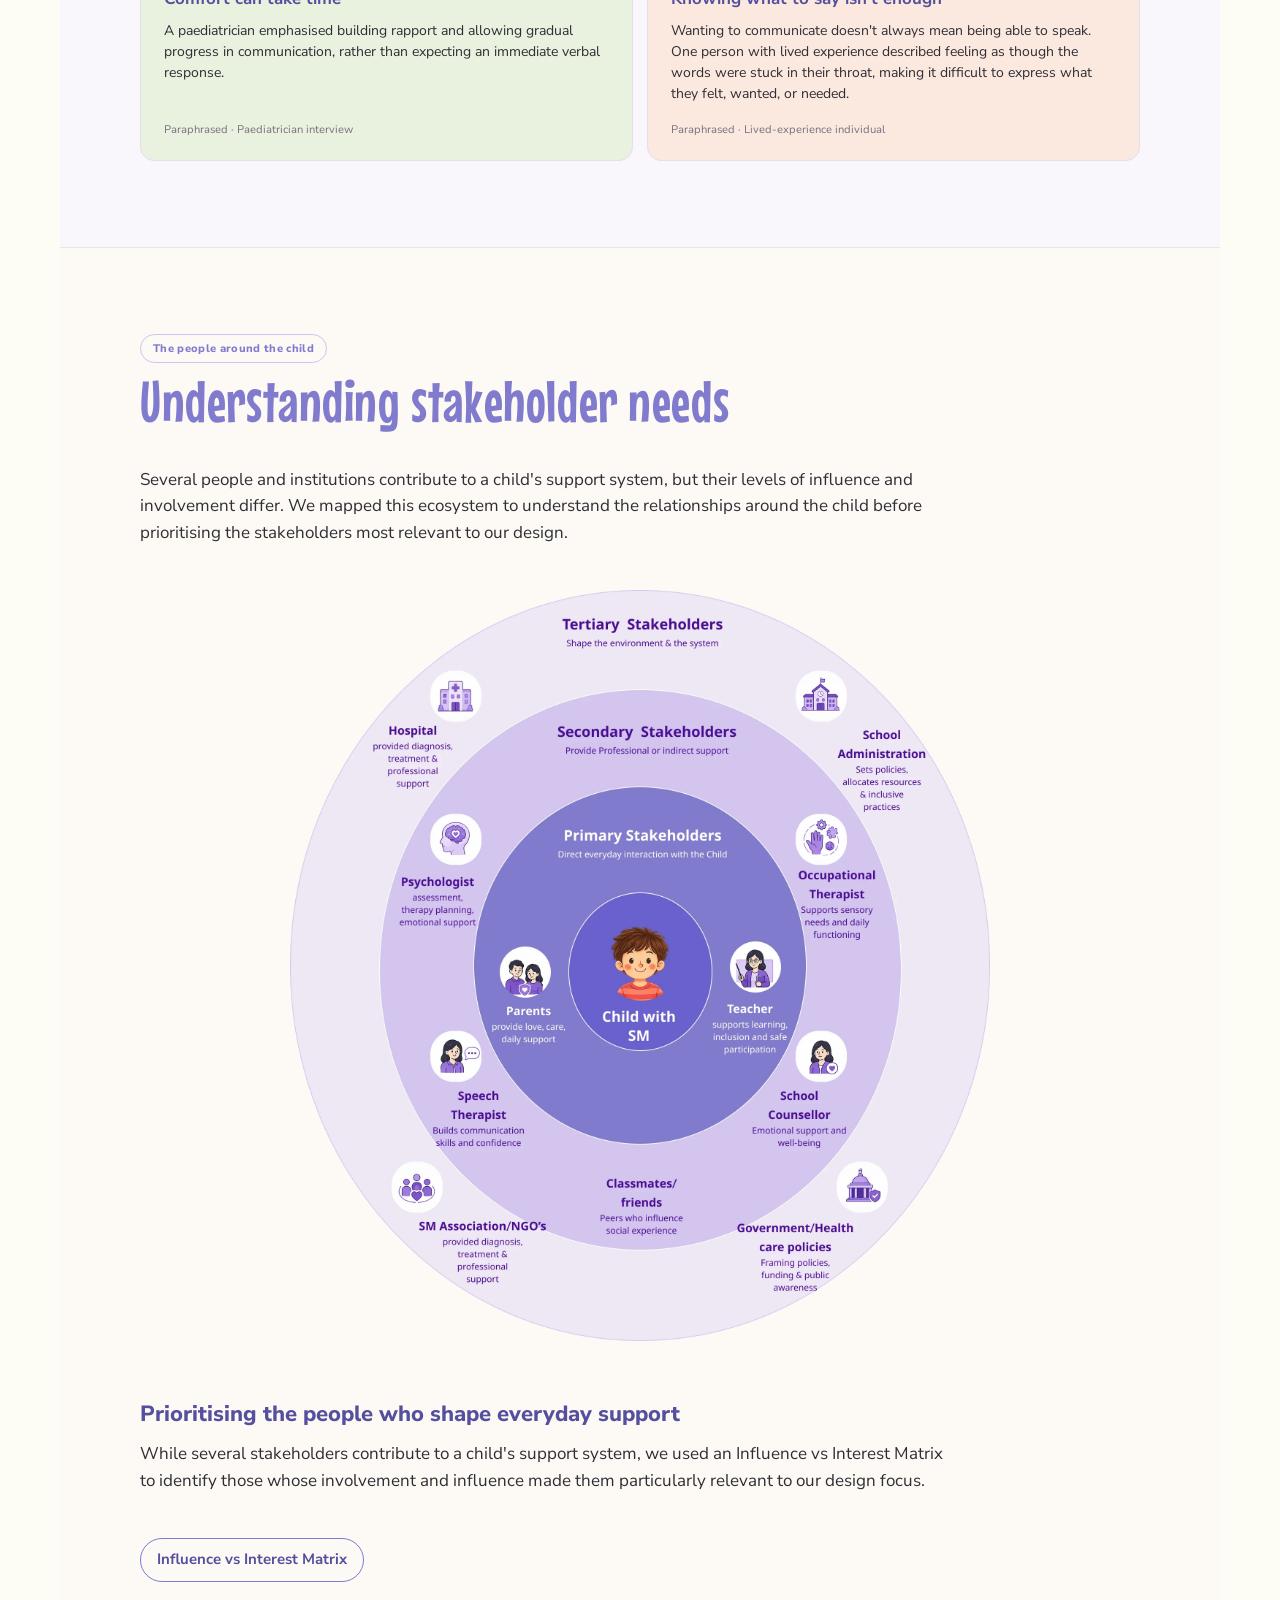
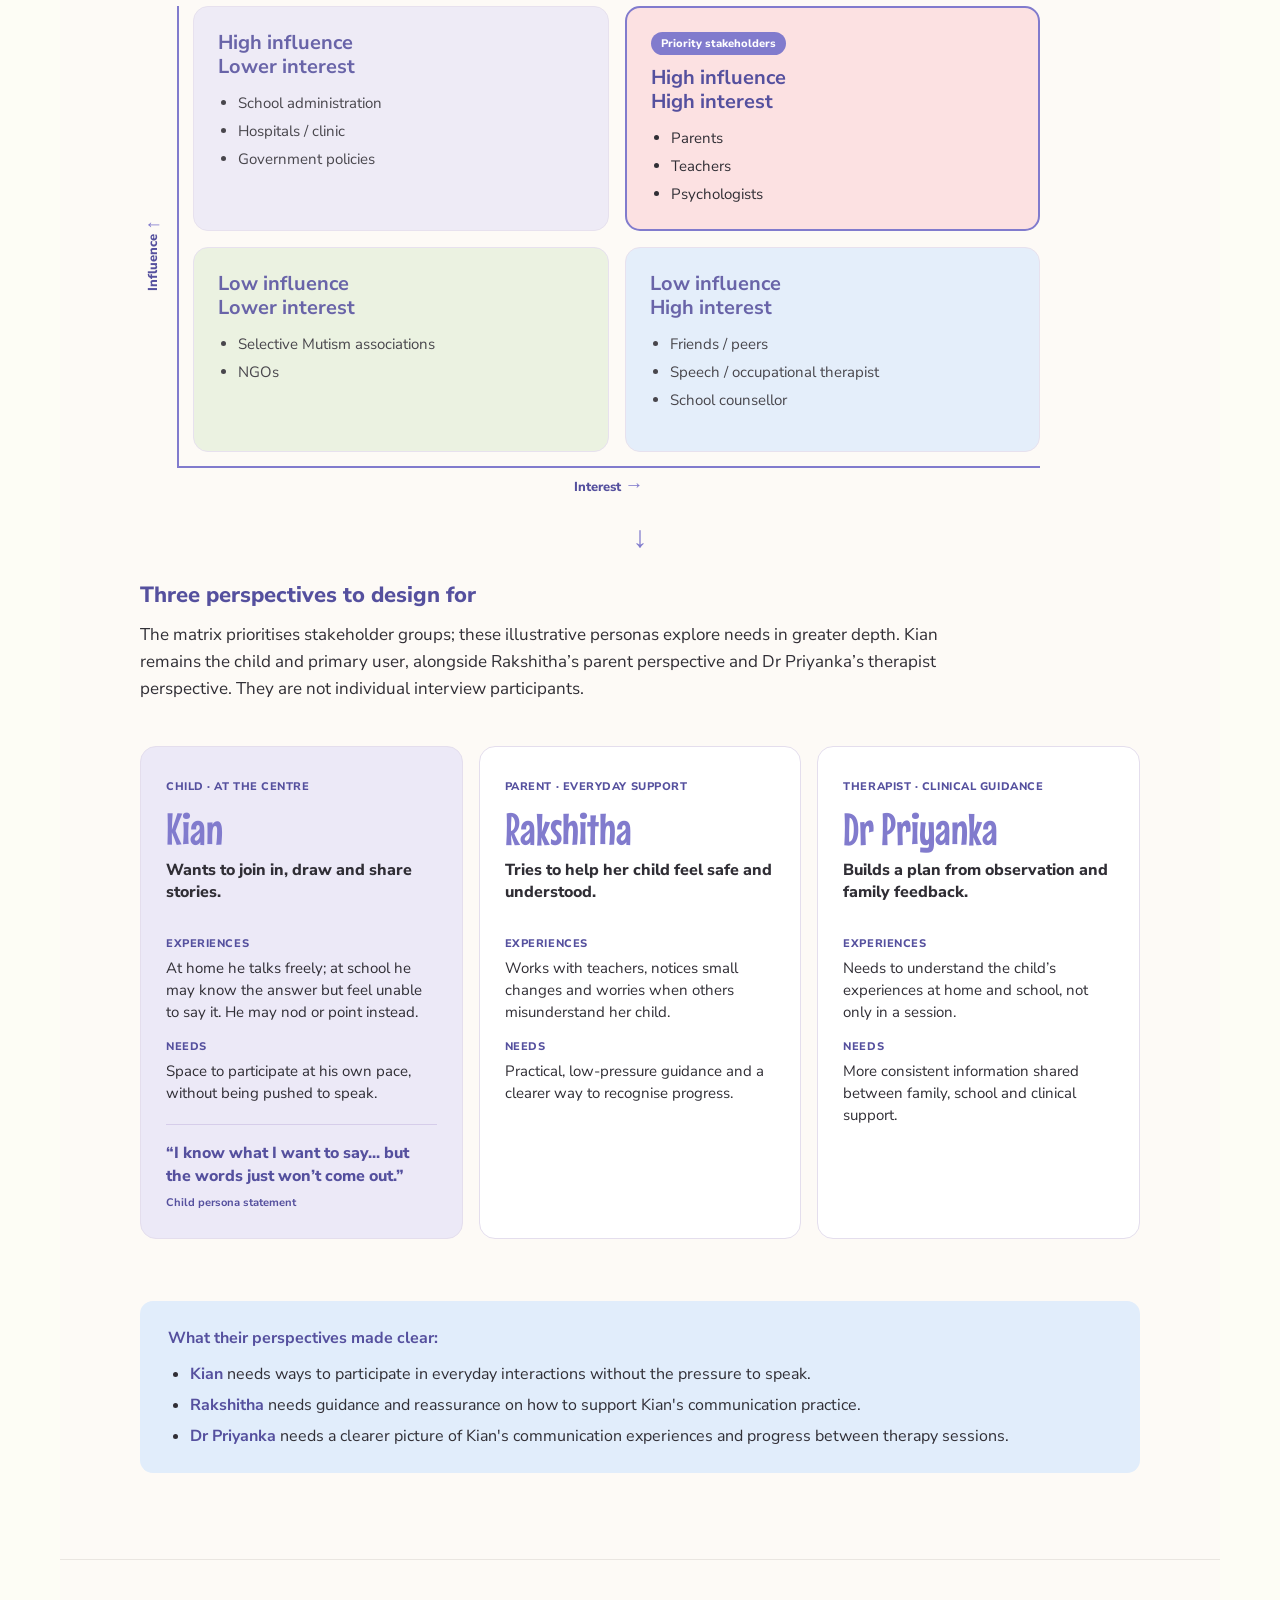
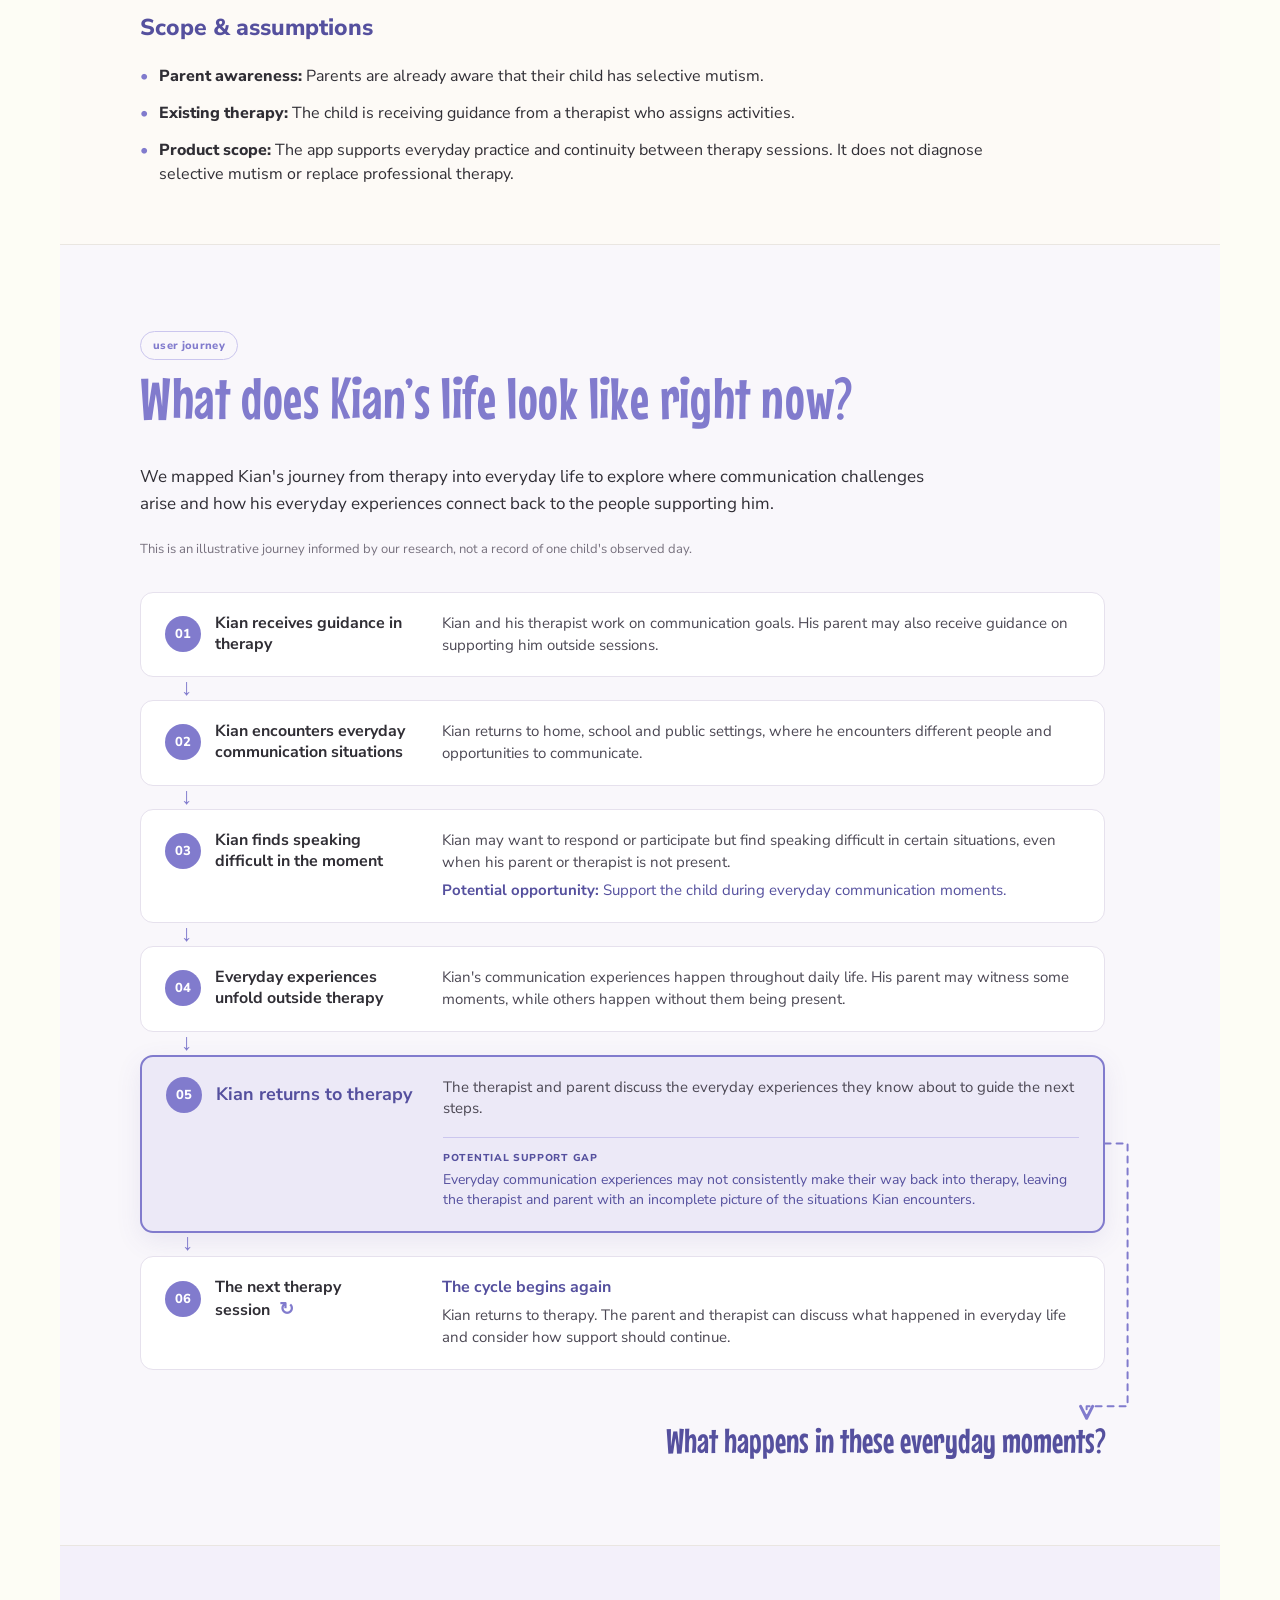
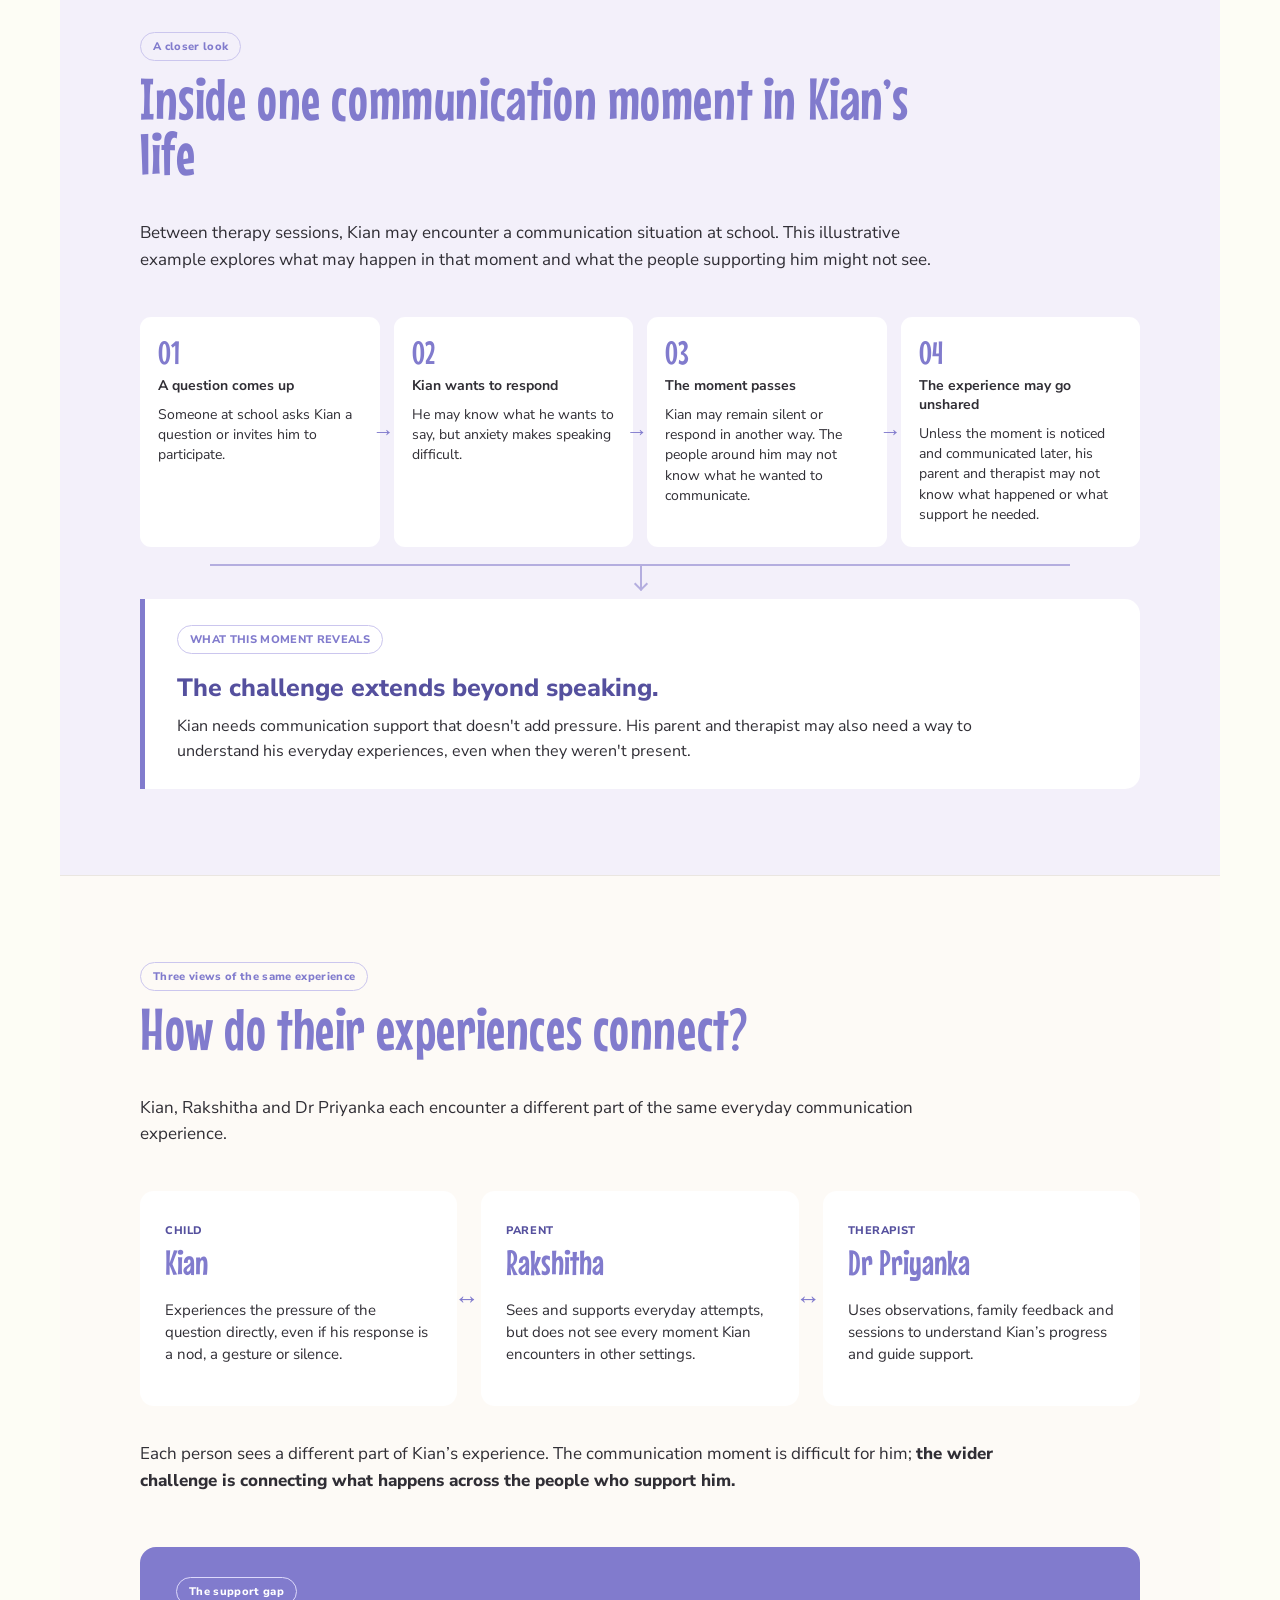
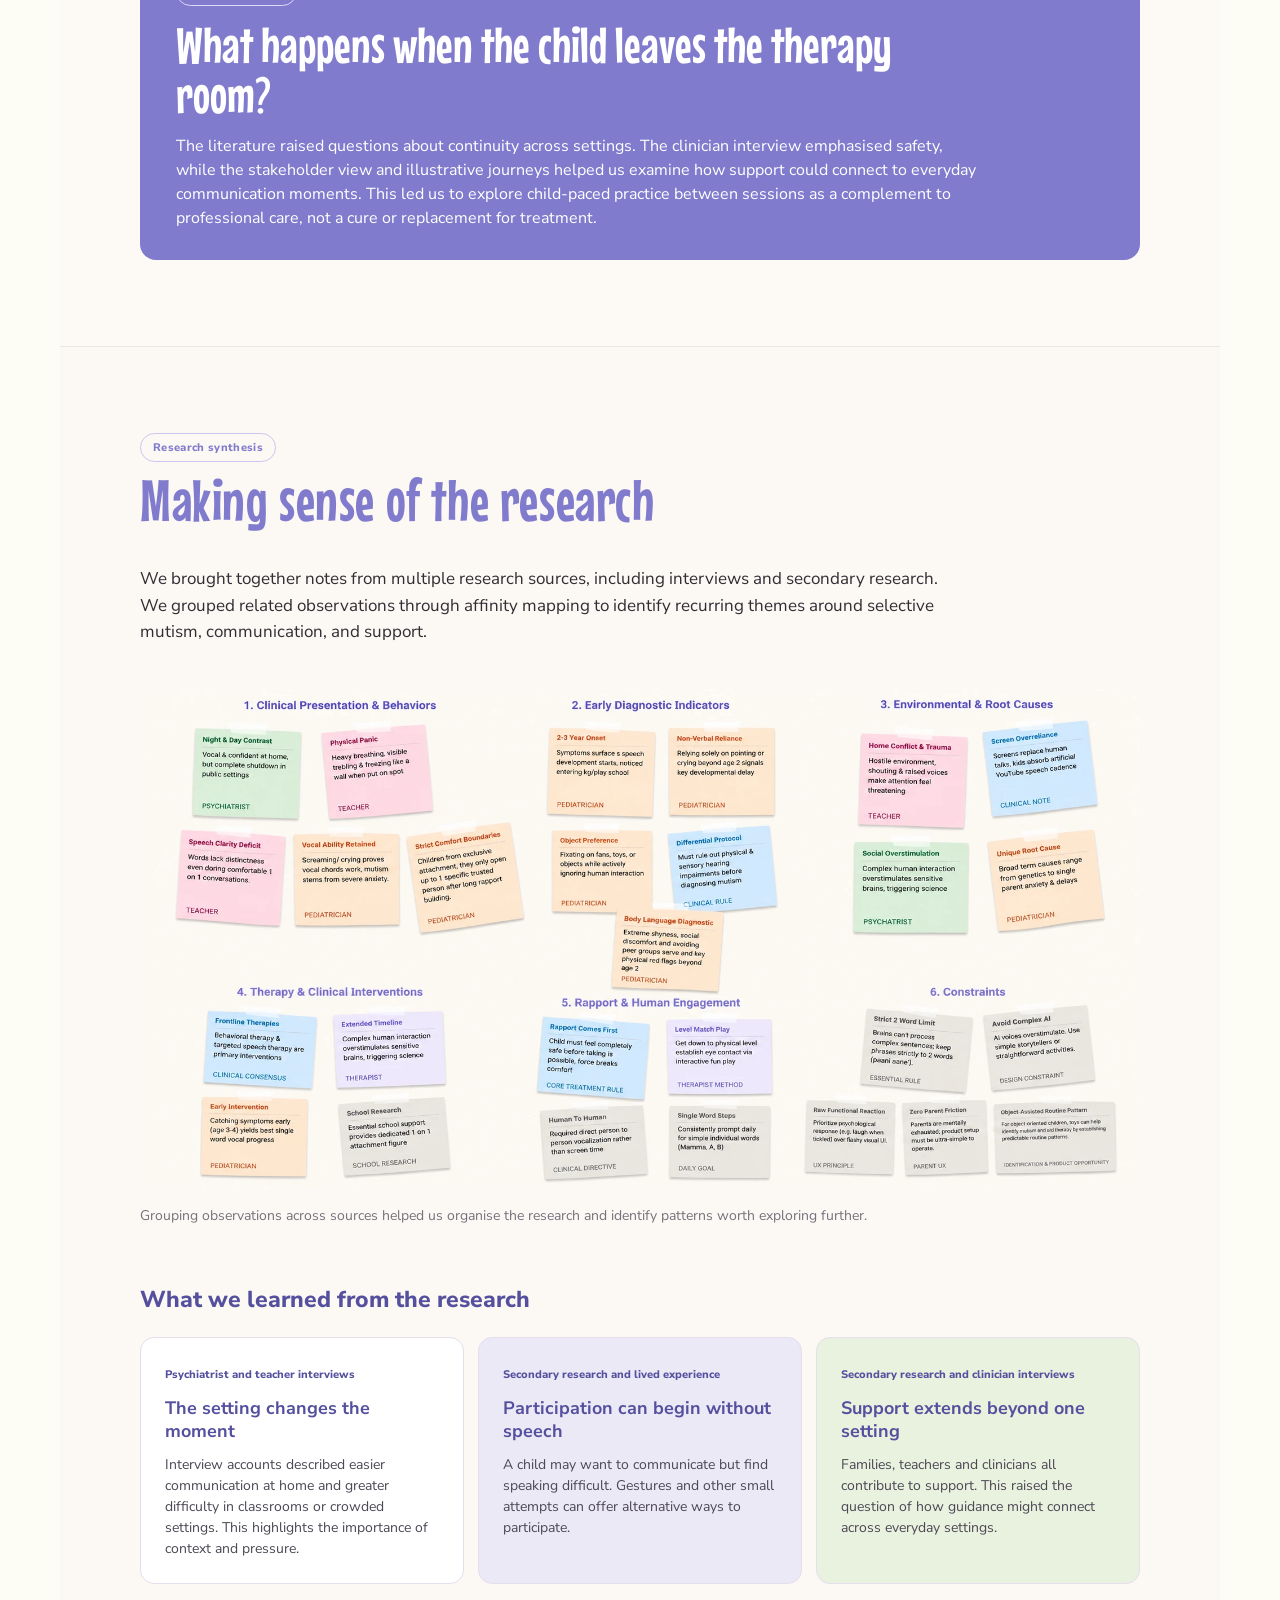
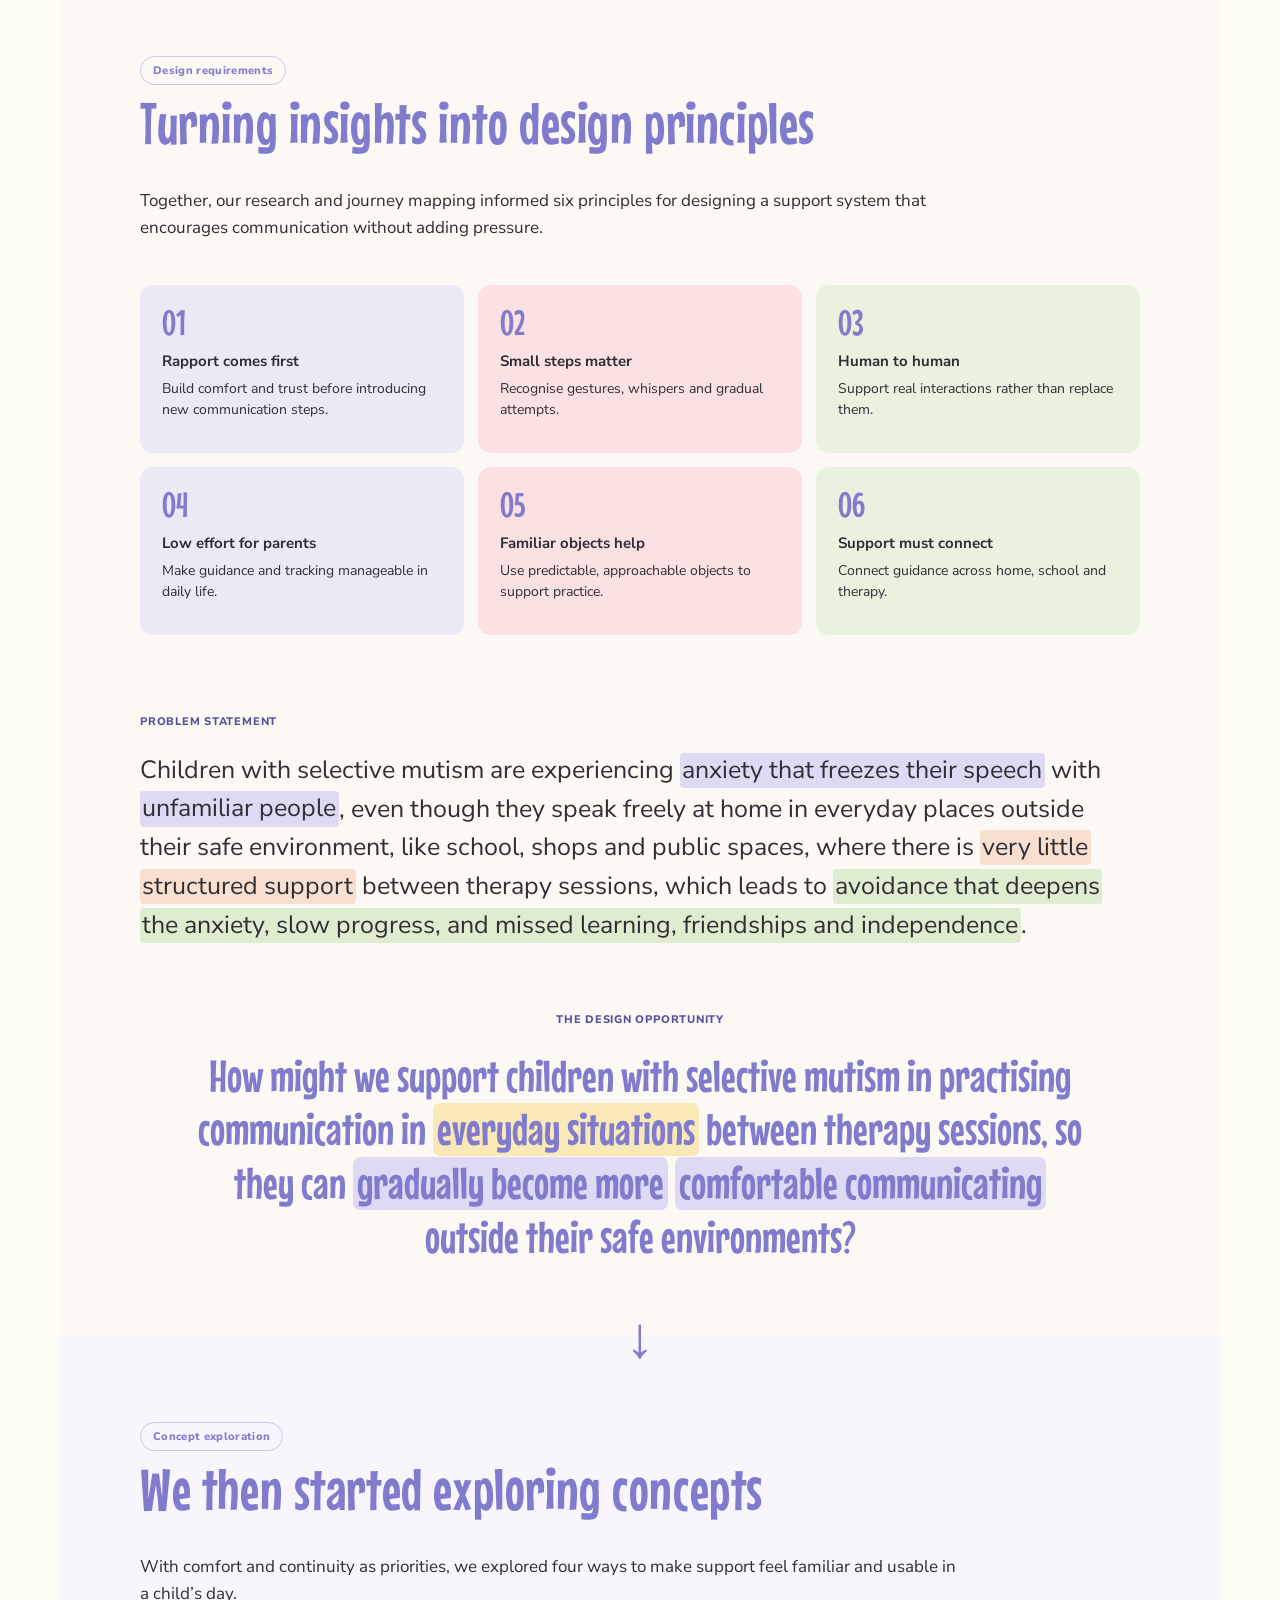
<file: selective-mutism.html>
<!doctype html>
<html lang="en">
  <head>
    <meta charset="utf-8">
    <meta name="viewport" content="width=device-width, initial-scale=1">
    <meta name="theme-color" content="#FCF8F3">
    <title>Designing Low Pressure Communication for Children with Selective Mutism — Khushna Kazi</title>
    <meta name="description" content="A UX research and product concept case study on low-pressure communication for children with selective mutism by Khushna Kazi.">
    <link rel="canonical" href="https://khushnak.github.io/Khushna-Portfolio/selective-mutism.html">
    <link rel="preconnect" href="https://fonts.googleapis.com">
    <link rel="preconnect" href="https://fonts.gstatic.com" crossorigin>
    <link href="https://fonts.googleapis.com/css2?family=Molle:ital@1&amp;family=Mouse+Memoirs&amp;family=Nunito+Sans:wght@400;500;600;700;800&amp;display=swap" rel="stylesheet">
    <link rel="stylesheet" href="styles.css?v=20261126-6">
    <link rel="stylesheet" href="sm.css?v=20261126-2">
    <script src="script.js?v=20261123-3" defer></script>
  </head>
  <body class="page-sm">
    <header class="site-header mobile-header">
      <a class="brand" href="./" aria-label="Khushna Kazi, home"><img src="Assets/logo.png" alt="" width="920" height="1080"></a>
      <button class="mobile-menu-toggle" type="button" aria-controls="mobile-nav" aria-expanded="false" aria-label="Open menu"><span class="menu-lines" aria-hidden="true"></span></button>
      <nav class="site-nav" id="mobile-nav" aria-label="Main navigation">
        <a class="nav-link" href="./">Home</a>
        <a class="nav-link" href="projects.html">Projects</a>
        <a class="nav-link" href="./#about">About Me</a>
        <a class="contact-button" href="https://mail.google.com/mail/?view=cm&amp;fs=1&amp;to=khushna.kazi%40gmail.com" target="_blank" rel="noopener noreferrer">Contact Me <img src="Assets/strawberry.png" alt="" width="268" height="387"></a>
      </nav>
    </header>

    <main class="sm-case">
      <a class="sm-back" href="projects.html">← &nbsp; All projects</a>
      <nav class="case-jump-nav" aria-label="Jump to Selective Mutism case study section">
        <div class="case-jump-links">
          <a href="#sm-overview">Overview</a>
          <a href="#sm-secondary-title">Research</a>
          <a href="#sm-personas-title">People &amp; needs</a>
          <a href="#sm-insights-title">Insights</a>
          <a href="#sm-concepts-title">Concepts</a>
          <a href="#sm-structure-title">App structure</a>
          <a href="#sm-reflection-title">Next steps</a>
        </div>
        <a class="case-jump-final" href="#sm-solution-title">Final solution <span aria-hidden="true">↗</span></a>
      </nav>

      <section class="sm-section sm-overview" id="sm-overview" aria-labelledby="sm-title">
        <div class="sm-overview-hero">
          <div class="sm-overview-lead">
            <h1 id="sm-title">Designing Low Pressure Communication<br>for Children with Selective Mutism</h1>
            <p class="sm-overview-type">A UX Research project</p>
          </div>
          <img class="sm-overview-image" src="Assets/sm/hero.webp" alt="Animal-inspired communication companion beside its activity and progress app" width="1672" height="941" fetchpriority="high" decoding="async">
        </div>
        <div class="sm-timeline" role="img" aria-label="Three-week project timeline: research from week zero to two, ideation from week one to two, and concept development from week two to three">
          <div class="sm-timeline-scale" aria-hidden="true"><span>0 <small>weeks</small></span><span>1</span><span>2</span><span>3</span></div>
          <div class="sm-timeline-row"><span>Research</span><div class="sm-timeline-track"><span class="sm-timeline-range sm-timeline-research"></span></div></div>
          <div class="sm-timeline-row"><span>Ideation</span><div class="sm-timeline-track"><span class="sm-timeline-range sm-timeline-ideation"></span></div></div>
          <div class="sm-timeline-row"><span>Concept development</span><div class="sm-timeline-track"><span class="sm-timeline-range sm-timeline-concept"></span></div></div>
        </div>
        <div class="sm-overview-contribution">
          <p class="sm-overview-team">Team of 4</p>
          <p class="sm-overview-role"><strong>My part</strong> — Interviewed a clinician, understood the research insights, mapped features, created the information architecture, and developed the concept.</p>
        </div>
      </section>

      <section class="sm-section sm-problem" aria-labelledby="sm-problem-title">
        <div class="sm-section-heading"><span class="sm-label">The starting point</span><h2 id="sm-problem-title">What is Selective Mutism?</h2></div>
        <p class="sm-lede">Selective mutism is an anxiety-related condition in which a child can speak comfortably in some settings but consistently finds it difficult or impossible to speak in others.</p>
        <div class="sm-setting-visual" aria-label="The same child may find speaking easier with familiar people and harder when an unfamiliar or high-pressure situation increases anxiety">
          <div class="sm-setting-child">
            <svg viewBox="0 0 120 120" role="img" aria-label="Illustration of a child" width="104" height="104"><path d="M20 112c3-24 17-35 40-35s37 11 40 35" fill="#ece9f7" stroke="#817bcd" stroke-width="3"/><circle cx="60" cy="47" r="29" fill="#fbe9df" stroke="#817bcd" stroke-width="3"/><path d="M31 45c-3-25 11-36 29-36 20 0 32 13 29 36-7-5-12-13-13-20-12 11-29 14-45 20Z" fill="#55509e"/><circle cx="49" cy="50" r="2" fill="#302e35"/><circle cx="71" cy="50" r="2" fill="#302e35"/><path d="M53 62q7 6 14 0" fill="none" stroke="#817bcd" stroke-width="2" stroke-linecap="round"/></svg>
            <strong>The same child</strong>
          </div>
          <svg class="sm-setting-branches" viewBox="0 0 1000 96" preserveAspectRatio="none" aria-hidden="true"><path d="M500 0 250 94M500 0 750 94" fill="none" stroke="currentColor" stroke-width="3" stroke-linecap="round"/></svg>
          <div class="sm-setting-contrast">
            <div class="sm-setting-card sm-setting-home"><span>Familiar environment</span><strong>Speaking may feel easier</strong><p>Familiar people and a sense of safety.</p></div>
            <div class="sm-setting-card sm-setting-school"><span>Unfamiliar or high-pressure environment</span><strong>Speaking may become difficult</strong><p>Social expectations or a request to respond can add pressure.</p></div>
          </div>
        </div>
        <p class="sm-setting-takeaway">The child’s experience of speaking can change with the situation. Difficulty speaking does not necessarily mean unwillingness to communicate.</p>
        <div class="sm-prevalence">
          <p class="sm-problem-evidence"><span>Approximately</span><span class="sm-stat-line"><strong>1 in 140 young children</strong> are affected by selective mutism.</span></p>
          <p class="sm-source">Source: <a href="https://www.nhs.uk/mental-health/conditions/selective-mutism/" target="_blank" rel="noopener noreferrer">NHS</a> · About the condition: <a href="https://www.selectivemutism.org/resources/archive/online-library/what-is-selective-mutism/" target="_blank" rel="noopener noreferrer">Selective Mutism Association</a></p>
        </div>
        <div class="sm-origin"><h3>Why we looked closer</h3><p>As we explored disabilities and communication challenges, we remembered an encounter with a child we had met during an outing. We learned that he had selective mutism, a condition we wanted to understand better. This prompted us to explore how it affects children's everyday communication and what support they might need beyond therapy sessions.</p></div>
      </section>

      <section class="sm-section sm-challenge" aria-labelledby="sm-challenge-title">
        <div class="sm-section-heading"><span class="sm-label">What we learned about the condition</span><h2 id="sm-challenge-title">And what’s the cause of selective mutism?</h2></div>
        <p class="sm-intro">There is no single known cause of selective mutism. Temperament may make some children more susceptible to anxiety, but it does not cause the condition on its own. In certain social situations, the expectation to speak can intensify anxiety until the child freezes.</p>
        <div class="sm-cause-diagram" role="group" aria-label="Difficulty speaking in certain situations, with three possible associated factors: temperament, social context and pressure to speak">
          <div class="sm-cause-core"><strong>Difficulty speaking<br>in certain<br>situations</strong><p>Selective mutism is anxiety-related and does not have one single known cause.</p></div>
          <div class="sm-cause-factor sm-cause-temperament"><small>01</small><strong>Temperament</strong><p>Some children may be more susceptible to anxiety.</p></div>
          <div class="sm-cause-factor sm-cause-social"><small>02</small><strong>Social context</strong><p>Certain social situations may feel challenging.</p></div>
          <div class="sm-cause-factor sm-cause-pressure"><small>03</small><strong>Pressure to speak</strong><p>Being expected to speak may intensify anxiety.</p></div>
        </div>
        <p class="sm-cause-note">These are possible contributing factors, not a single explanation for every child.</p>
        <p class="sm-source">About causes, anxiety and the freeze response: <a href="https://www.nhs.uk/mental-health/conditions/selective-mutism/" target="_blank" rel="noopener noreferrer">NHS</a>.</p>
      </section>

      <section class="sm-section sm-secondary" aria-labelledby="sm-secondary-title">
        <div class="sm-section-heading"><span class="sm-label">From the literature</span><h2 id="sm-secondary-title">What secondary research revealed</h2></div>
        <p class="sm-intro">We reviewed the condition, behavioural approaches and existing tools to understand what support already exists and where a design response might help.</p>
        <div class="sm-secondary-grid">
          <article><small>01 · Understanding the child</small><h3>Difficulty speaking isn’t unwillingness</h3><p>Selective mutism is anxiety-related: a child may speak in a familiar setting but be unable to speak in another. That changes how we interpret silence.</p><p class="sm-secondary-implication"><strong>Design implication</strong> Allow ways to participate without demanding speech.</p></article>
          <article><small>02 · How support works</small><h3>Lower pressure, smaller steps</h3><p>Guidance describes gradual exposure, stimulus fading and shaping, with manageable steps across situations and people.</p><p class="sm-secondary-implication"><strong>Design implication</strong> Support child-paced practice and recognise small attempts.</p></article>
          <article><small>03 · Beyond a session</small><h3>Practice spans everyday settings</h3><p>Parents, school staff and clinicians can each play a part in support across home, school and community contexts.</p><p class="sm-secondary-implication"><strong>Design implication</strong> Explore how guidance and observations could travel between sessions.</p></article>
          <article><small>04 · Existing approaches</small><h3>Tools answer different needs</h3><p>Our review included therapy resources, augmentative communication, digital exposure tools and screening questionnaires. These serve different purposes; none should be treated as a replacement for individual clinical guidance.</p><p class="sm-secondary-implication"><strong>Design question</strong> How might a child-facing tool complement existing care in ordinary communication moments?</p></article>
        </div>
        <p class="sm-source">Research references: <a href="https://www.nhs.uk/mental-health/conditions/selective-mutism/" target="_blank" rel="noopener noreferrer">NHS overview and treatment</a> · <a href="https://www.asha.org/practice-portal/clinical-topics/selective-mutism/" target="_blank" rel="noopener noreferrer">ASHA clinical practice portal</a> · <a href="https://www.selectivemutism.org/treatment-statement/" target="_blank" rel="noopener noreferrer">Selective Mutism Association treatment statement</a>. The design implications above are our interpretations of this research.</p>
        <div class="sm-research-questions"><h3>Questions the literature left open</h3><ul><li>How might communication skills carry into less supported settings?</li><li>How could families turn guidance into everyday activities?</li><li>How might children have more agency in communicating?</li><li>Could nonhuman communication partners play a useful role?</li><li>What practical tools could help parents?</li><li>How could teachers better understand and respond?</li></ul><p>These are potential areas to explore, not confirmed gaps or design requirements.</p></div>
        <div class="sm-secondary-transition"><span class="sm-label">What we needed to learn next</span><p>The literature highlighted several questions around communication anxiety, existing support, and how strategies are reinforced across everyday environments. We explored these areas further through primary research with professionals, educators, families, and people with lived experience of selective mutism.</p></div>
      </section>

      <section class="sm-section sm-primary-research" aria-labelledby="sm-primary-title">
        <div class="sm-section-heading"><span class="sm-label">primary research</span><h2 id="sm-primary-title">Understanding the people behind the research</h2></div>
        <p class="sm-intro">We explored selective mutism through conversations with healthcare professionals, educators, parents, and people with lived experience. These perspectives helped us look beyond the clinical understanding of the condition to explore how communication anxiety is experienced, how others respond to it, and what support can look like across different environments.</p>
        <blockquote class="sm-quote sm-quote-large">“Children don't need to be taught to speak, they need to feel safe enough to speak.”<cite>Clinical psychologist interview</cite></blockquote>
        <h3 class="sm-interview-subhead">Key insights from interviews</h3>
        <div class="sm-interview-grid">
          <article><h4>Context changes communication</h4><p>A psychiatrist described children who speak comfortably at home but become much quieter in classrooms and crowded settings.</p><small>Paraphrased · Psychiatrist interview</small></article>
          <article><h4>Being put on the spot adds pressure</h4><p>A teacher described a student becoming visibly distressed when singled out in class, while seeming more comfortable in a one-to-one conversation.</p><small>Paraphrased · Teacher interview</small></article>
          <article><h4>Comfort can take time</h4><p>A paediatrician emphasised building rapport and allowing gradual progress in communication, rather than expecting an immediate verbal response.</p><small>Paraphrased · Paediatrician interview</small></article>
          <article><h4>Knowing what to say isn't enough</h4><p>Wanting to communicate doesn't always mean being able to speak. One person with lived experience described feeling as though the words were stuck in their throat, making it difficult to express what they felt, wanted, or needed.</p><small>Paraphrased · Lived-experience individual</small></article>
        </div>
      </section>

      <section class="sm-section sm-personas" aria-labelledby="sm-personas-title">
        <div class="sm-section-heading"><span class="sm-label">The people around the child</span><h2 id="sm-personas-title">Understanding stakeholder needs</h2></div>
        <p class="sm-intro">Several people and institutions contribute to a child's support system, but their levels of influence and involvement differ. We mapped this ecosystem to understand the relationships around the child before prioritising the stakeholders most relevant to our design.</p>
        <img class="sm-stakeholder-image" src="Assets/sm/stakeholder%20map.webp" alt="Concentric stakeholder map showing the child, parents and teacher at the centre; professionals and classmates in the middle ring; and institutions and policies in the outer ring" width="1916" height="2056" loading="lazy" decoding="async">
        <div class="sm-prioritisation">
          <h3 class="sm-persona-subhead">Prioritising the people who shape everyday support</h3>
          <p class="sm-intro">While several stakeholders contribute to a child's support system, we used an Influence vs Interest Matrix to identify those whose involvement and influence made them particularly relevant to our design focus.</p>
          <p class="sm-matrix-title">Influence vs Interest Matrix</p>
          <div class="sm-matrix" role="group" aria-label="Stakeholder influence versus interest matrix">
            <span class="sm-matrix-axis sm-matrix-axis-y">Influence <span aria-hidden="true">↑</span></span>
            <div class="sm-matrix-grid">
              <div class="sm-matrix-quadrant sm-matrix-upper-left"><h4>High influence<br>Lower interest</h4><ul><li>School administration</li><li>Hospitals / clinic</li><li>Government policies</li></ul></div>
              <div class="sm-matrix-quadrant sm-matrix-priority"><span class="sm-matrix-priority-label">Priority stakeholders</span><h4>High influence<br>High interest</h4><ul><li>Parents</li><li>Teachers</li><li>Psychologists</li></ul></div>
              <div class="sm-matrix-quadrant sm-matrix-lower-left"><h4>Low influence<br>Lower interest</h4><ul><li>Selective Mutism associations</li><li>NGOs</li></ul></div>
              <div class="sm-matrix-quadrant sm-matrix-lower-right"><h4>Low influence<br>High interest</h4><ul><li>Friends / peers</li><li>Speech / occupational therapist</li><li>School counsellor</li></ul></div>
            </div>
            <span class="sm-matrix-axis sm-matrix-axis-x">Interest <span aria-hidden="true">→</span></span>
          </div>
          <div class="sm-matrix-to-personas" aria-hidden="true">↓</div>
        </div>
        <h3 class="sm-persona-subhead">Three perspectives to design for</h3>
        <p class="sm-intro">The matrix prioritises stakeholder groups; these illustrative personas explore needs in greater depth. Kian remains the child and primary user, alongside Rakshitha’s parent perspective and Dr Priyanka’s therapist perspective. They are not individual interview participants.</p>
        <div class="sm-persona-grid">
          <article class="sm-persona-card sm-persona-child"><small>Child · at the centre</small><h3>Kian</h3><p class="sm-persona-role">Wants to join in, draw and share stories.</p><dl><dt>Experiences</dt><dd>At home he talks freely; at school he may know the answer but feel unable to say it. He may nod or point instead.</dd><dt>Needs</dt><dd>Space to participate at his own pace, without being pushed to speak.</dd></dl><blockquote>“I know what I want to say... but the words just won’t come out.”<cite>Child persona statement</cite></blockquote></article>
          <article class="sm-persona-card"><small>Parent · everyday support</small><h3>Rakshitha</h3><p class="sm-persona-role">Tries to help her child feel safe and understood.</p><dl><dt>Experiences</dt><dd>Works with teachers, notices small changes and worries when others misunderstand her child.</dd><dt>Needs</dt><dd>Practical, low-pressure guidance and a clearer way to recognise progress.</dd></dl></article>
          <article class="sm-persona-card"><small>Therapist · clinical guidance</small><h3>Dr Priyanka</h3><p class="sm-persona-role">Builds a plan from observation and family feedback.</p><dl><dt>Experiences</dt><dd>Needs to understand the child’s experiences at home and school, not only in a session.</dd><dt>Needs</dt><dd>More consistent information shared between family, school and clinical support.</dd></dl></article>
        </div>
        <div class="sm-persona-synthesis"><strong>What their perspectives made clear:</strong><ul><li><strong>Kian</strong> needs ways to participate in everyday interactions without the pressure to speak.</li><li><strong>Rakshitha</strong> needs guidance and reassurance on how to support Kian's communication practice.</li><li><strong>Dr Priyanka</strong> needs a clearer picture of Kian's communication experiences and progress between therapy sessions.</li></ul></div>
      </section>

      <section class="sm-section sm-scope" aria-labelledby="sm-scope-title">
        <h2 id="sm-scope-title">Scope &amp; assumptions</h2>
        <ul>
          <li><strong>Parent awareness:</strong> Parents are already aware that their child has selective mutism.</li>
          <li><strong>Existing therapy:</strong> The child is receiving guidance from a therapist who assigns activities.</li>
          <li><strong>Product scope:</strong> The app supports everyday practice and continuity between therapy sessions. It does not diagnose selective mutism or replace professional therapy.</li>
        </ul>
      </section>

      <section class="sm-section sm-child-journey" aria-labelledby="sm-child-journey-title">
        <div class="sm-section-heading"><span class="sm-label">user journey</span><h2 id="sm-child-journey-title">What does Kian’s life look like right now?</h2></div>
        <p class="sm-intro">We mapped Kian's journey from therapy into everyday life to explore where communication challenges arise and how his everyday experiences connect back to the people supporting him.</p>
        <p class="sm-journey-note">This is an illustrative journey informed by our research, not a record of one child's observed day.</p>
        <div class="sm-journey-flow">
          <ol class="sm-child-journey-list">
            <li><div class="sm-child-journey-stage"><span>01</span><strong>Kian receives guidance in therapy</strong></div><div class="sm-child-journey-detail"><p>Kian and his therapist work on communication goals. His parent may also receive guidance on supporting him outside sessions.</p></div></li>
            <li><div class="sm-child-journey-stage"><span>02</span><strong>Kian encounters everyday communication situations</strong></div><div class="sm-child-journey-detail"><p>Kian returns to home, school and public settings, where he encounters different people and opportunities to communicate.</p></div></li>
            <li><div class="sm-child-journey-stage"><span>03</span><strong>Kian finds speaking difficult in the moment</strong></div><div class="sm-child-journey-detail"><p>Kian may want to respond or participate but find speaking difficult in certain situations, even when his parent or therapist is not present.</p><p class="sm-journey-opportunity-line"><strong>Potential opportunity:</strong> Support the child during everyday communication moments.</p></div></li>
            <li><div class="sm-child-journey-stage"><span>04</span><strong>Everyday experiences unfold outside therapy</strong></div><div class="sm-child-journey-detail"><p>Kian's communication experiences happen throughout daily life. His parent may witness some moments, while others happen without them being present.</p></div></li>
            <li class="sm-child-journey-turn"><div class="sm-child-journey-stage"><span>05</span><strong>Kian returns to therapy</strong></div><div class="sm-child-journey-detail"><p>The therapist and parent discuss the everyday experiences they know about to guide the next steps.</p><div class="sm-journey-gap"><span>POTENTIAL SUPPORT GAP</span><p>Everyday communication experiences may not consistently make their way back into therapy, leaving the therapist and parent with an incomplete picture of the situations Kian encounters.</p></div></div></li>
            <li><div class="sm-child-journey-stage"><span>06</span><strong>The next therapy session</strong></div><div class="sm-child-journey-detail"><strong>The cycle begins again</strong><p>Kian returns to therapy. The parent and therapist can discuss what happened in everyday life and consider how support should continue.</p></div></li>
          </ol>
          <svg class="sm-journey-branch" aria-hidden="true" focusable="false"><defs><marker id="sm-journey-arrowhead" markerWidth="8" markerHeight="8" refX="7" refY="4" orient="auto"><path d="M 1 1 L 7 4 L 1 7" fill="none" stroke="currentColor" stroke-width="1.5" stroke-linecap="round" stroke-linejoin="round"/></marker></defs><path class="sm-journey-branch-path" marker-end="url(#sm-journey-arrowhead)"/></svg>
          <p class="sm-journey-prompt">What happens in these everyday moments?</p>
        </div>
      </section>

      <section class="sm-section sm-experience" aria-labelledby="sm-experience-title">
        <div class="sm-section-heading"><span class="sm-label">A closer look</span><h2 id="sm-experience-title">Inside one communication moment in Kian’s life</h2></div>
        <p class="sm-intro">Between therapy sessions, Kian may encounter a communication situation at school. This illustrative example explores what may happen in that moment and what the people supporting him might not see.</p>
        <ol class="sm-moment-list"><li><b>A question comes up</b><span>Someone at school asks Kian a question or invites him to participate.</span></li><li><b>Kian wants to respond</b><span>He may know what he wants to say, but anxiety makes speaking difficult.</span></li><li><b>The moment passes</b><span>Kian may remain silent or respond in another way. The people around him may not know what he wanted to communicate.</span></li><li><b>The experience may go unshared</b><span>Unless the moment is noticed and communicated later, his parent and therapist may not know what happened or what support he needed.</span></li></ol>
        <div class="sm-pattern-connector" aria-hidden="true"><span></span></div>
        <div class="sm-pattern-callout"><span class="sm-label">WHAT THIS MOMENT REVEALS</span><h3>The challenge extends beyond speaking.</h3><p>Kian needs communication support that doesn't add pressure. His parent and therapist may also need a way to understand his everyday experiences, even when they weren't present.</p></div>
      </section>

      <section class="sm-section sm-stakeholder-experiences" aria-labelledby="sm-stakeholder-title">
        <div class="sm-section-heading"><span class="sm-label">Three views of the same experience</span><h2 id="sm-stakeholder-title">How do their experiences connect?</h2></div>
        <p class="sm-intro">Kian, Rakshitha and Dr Priyanka each encounter a different part of the same everyday communication experience.</p>
        <div class="sm-perspective-list">
          <article><div class="sm-perspective-person"><small>Child</small><h3>Kian</h3></div><p>Experiences the pressure of the question directly, even if his response is a nod, a gesture or silence.</p></article>
          <article><div class="sm-perspective-person"><small>Parent</small><h3>Rakshitha</h3></div><p>Sees and supports everyday attempts, but does not see every moment Kian encounters in other settings.</p></article>
          <article><div class="sm-perspective-person"><small>Therapist</small><h3>Dr Priyanka</h3></div><p>Uses observations, family feedback and sessions to understand Kian’s progress and guide support.</p></article>
        </div>
        <p class="sm-connected-insight">Each person sees a different part of Kian’s experience. The communication moment is difficult for him; <strong>the wider challenge is connecting what happens across the people who support him.</strong></p>
        <div class="sm-gap-card"><span class="sm-label">The support gap</span><h3>What happens when the child leaves the therapy room?</h3><p>The literature raised questions about continuity across settings. The clinician interview emphasised safety, while the stakeholder view and illustrative journeys helped us examine how support could connect to everyday communication moments. This led us to explore child-paced practice between sessions as a complement to professional care, not a cure or replacement for treatment.</p></div>
      </section>

      <section class="sm-section sm-insights" aria-labelledby="sm-insights-title">
        <div class="sm-section-heading"><span class="sm-label">Research synthesis</span><h2 id="sm-insights-title">Making sense of the research</h2></div>
        <p class="sm-intro">We brought together notes from multiple research sources, including interviews and secondary research. We grouped related observations through affinity mapping to identify recurring themes around selective mutism, communication, and support.</p>
        <figure class="sm-affinity-map"><div class="sm-image-scroll"><img class="sm-case-image" src="Assets/sm/research_synthesis.webp" alt="Research synthesis notes grouped into six themes behind the design requirements" width="1774" height="887" loading="lazy" decoding="async"></div><figcaption>Grouping observations across sources helped us organise the research and identify patterns worth exploring further.</figcaption></figure>
        <div class="sm-research-learning" aria-labelledby="sm-research-learning-title">
          <h3 id="sm-research-learning-title">What we learned from the research</h3>
          <div class="sm-research-learning-grid">
            <article><small>Psychiatrist and teacher interviews</small><h4>The setting changes the moment</h4><p>Interview accounts described easier communication at home and greater difficulty in classrooms or crowded settings. This highlights the importance of context and pressure.</p></article>
            <article><small>Secondary research and lived experience</small><h4>Participation can begin without speech</h4><p>A child may want to communicate but find speaking difficult. Gestures and other small attempts can offer alternative ways to participate.</p></article>
            <article><small>Secondary research and clinician interviews</small><h4>Support extends beyond one setting</h4><p>Families, teachers and clinicians all contribute to support. This raised the question of how guidance might connect across everyday settings.</p></article>
          </div>
        </div>
        <div class="sm-section-heading sm-requirements-heading"><span class="sm-label">Design requirements</span><h2>Turning insights into design principles</h2></div>
        <p class="sm-intro">Together, our research and journey mapping informed six principles for designing a support system that encourages communication without adding pressure.</p>
        <div class="sm-requirements-grid"><div><span>01</span><strong>Rapport comes first</strong><p>Build comfort and trust before introducing new communication steps.</p></div><div><span>02</span><strong>Small steps matter</strong><p>Recognise gestures, whispers and gradual attempts.</p></div><div><span>03</span><strong>Human to human</strong><p>Support real interactions rather than replace them.</p></div><div><span>04</span><strong>Low effort for parents</strong><p>Make guidance and tracking manageable in daily life.</p></div><div><span>05</span><strong>Familiar objects help</strong><p>Use predictable, approachable objects to support practice.</p></div><div><span>06</span><strong>Support must connect</strong><p>Connect guidance across home, school and therapy.</p></div></div>
        <div class="sm-problem-statement"><small>Problem statement</small><p>Children with selective mutism are experiencing <span class="sm-text-highlight sm-highlight-lavender">anxiety that freezes their speech</span> with <span class="sm-text-highlight sm-highlight-lavender">unfamiliar people</span>, even though they speak freely at home in everyday places outside their safe environment, like school, shops and public spaces, where there is <span class="sm-text-highlight sm-highlight-peach">very little structured support</span> between therapy sessions, which leads to <span class="sm-text-highlight sm-highlight-green">avoidance that deepens the anxiety, slow progress, and missed learning, friendships and independence</span>.</p></div>
        <div class="sm-opportunity"><small>The design opportunity</small><p>How might we support children with selective mutism in practising communication in <span class="sm-text-highlight sm-highlight-yellow">everyday situations</span> between therapy sessions, so they can <span class="sm-text-highlight sm-highlight-lavender">gradually become more</span> <span class="sm-text-highlight sm-highlight-lavender">comfortable communicating</span> outside their safe environments?</p><span class="sm-opportunity-arrow" aria-hidden="true">↓</span></div>
      </section>

      <section class="sm-section sm-concepts" aria-labelledby="sm-concepts-title">
        <div class="sm-section-heading"><span class="sm-label">Concept exploration</span><h2 id="sm-concepts-title">We then started exploring concepts</h2></div>
        <p class="sm-intro">With comfort and continuity as priorities, we explored four ways to make support feel familiar and usable in a child’s day.</p>
        <div class="sm-concept-grid">
          <article><img class="sm-case-image sm-concept-image" src="Assets/sm/concept%201.webp" alt="Communication Companion concept sketch" width="1536" height="1024" loading="lazy" decoding="async"><small>Concept 01</small><h3>Communication Companion</h3><p>A friendly object that encourages and appreciates communication attempts.</p></article>
          <article><img class="sm-case-image sm-concept-image" src="Assets/sm/concept%202.webp" alt="Adaptable to Environment concept sketch" width="1536" height="1024" loading="lazy" decoding="async"><small>Concept 02</small><h3>Adaptable to Environment</h3><p>One core device used in different ways across school, home and play.</p></article>
          <article class="sm-concept-chosen"><img class="sm-case-image sm-concept-image" src="Assets/sm/concept%203.webp" alt="Personal Tracker and App concept sketch" width="1536" height="1024" loading="lazy" decoding="async"><small>Concept 03 · Selected</small><h3>Personal Tracker + App</h3><p>A compact wearable that records everyday moments and connects to an app so progress can be seen over time.</p></article>
          <article><img class="sm-case-image sm-concept-image" src="Assets/sm/concept%204.webp" alt="Sling Type Bag concept sketch" width="1536" height="1024" loading="lazy" decoding="async"><small>Concept 04</small><h3>Sling Type Bag</h3><p>A wearable bag that makes the device part of everyday carry.</p></article>
        </div>
      </section>

      <section class="sm-section sm-selection" aria-labelledby="sm-selection-title">
        <div class="sm-section-heading"><span class="sm-label">Choosing a direction</span><h2 id="sm-selection-title">Designing for real-world use</h2></div>
        <p class="sm-intro">We compared the four directions against what the research made important: low pressure, everyday relevance, visible small steps and connected adult support. Concept 03 offered the clearest way to carry support into daily life while making small attempts visible over time, so we chose the personal tracker and app.</p>
        <div class="sm-criteria"><span>Low pressure</span><span>Everyday use</span><span>Small progress</span><span>Child comfort</span><span>Adult support</span></div>
        <div class="sm-image-scroll"><img class="sm-case-image" src="Assets/sm/Feature%20mapping.webp" alt="Feature mapping notes for the app, product, progress tracking and community" width="1586" height="992" loading="lazy" decoding="async"></div>
        <p class="sm-selection-transition">So what does the selected concept look like in practice?</p>
      </section>

      <section class="sm-section sm-solution" aria-labelledby="sm-solution-title">
        <div class="sm-section-heading"><span class="sm-label">The chosen system</span><h2 id="sm-solution-title">A connected support system for everyday communication</h2></div>
        <p class="sm-intro">That choice became a phygital system: a child-facing clip-on companion paired with an app for activity guidance and progress. We explored animal-inspired forms to make the companion feel more familiar and comforting.</p>
        <div class="sm-image-pair"><img class="sm-case-image sm-solution-image" src="Assets/sm/Final%20concept.webp" alt="Front and side views of the animal-inspired clip-on companion with its controls labelled" width="2048" height="1149" loading="lazy" decoding="async"><img class="sm-case-image sm-solution-image" src="Assets/sm/Concept%20flow.webp" alt="Concept diagram showing the companion recording communication attempts, syncing with the app and giving positive feedback" width="1448" height="1086" loading="lazy" decoding="async"></div>
        <div class="sm-three-points"><div><strong>Child</strong><span>A familiar companion during small activities in real settings.</span></div><div><strong>Parent</strong><span>Guidance for the activity and a place to record what happened.</span></div><div><strong>Therapist</strong><span>Goals and progress information to guide the next step.</span></div></div>
      </section>

      <section class="sm-section sm-animal-forms" aria-labelledby="sm-animal-forms-title">
        <div class="sm-section-heading"><h2 id="sm-animal-forms-title">But why an animal-shaped product?</h2></div>
        <p>Our research explored what children with selective mutism may find comforting, and animals emerged as a potential source of comfort. This insight informed our decision to explore an animal-inspired product, with different animal forms offering children a choice.</p>
        <img class="sm-case-image sm-variations-image" src="Assets/sm/Animal%20Variations.webp" alt="Rabbit, bear, fox, cat, dog and panda variations of the clip-on companion, with examples worn on clothing and a bag" width="1881" height="836" loading="lazy" decoding="async">
      </section>

      <section class="sm-section sm-focus" aria-labelledby="sm-focus-title">
        <div class="sm-section-heading"><span class="sm-label">Turning the concept into an experience</span><h2 id="sm-focus-title">So how could this concept work in everyday life?</h2></div>
        <p class="sm-intro">The concept needed to extend beyond the therapy room without making communication another source of pressure. We explored a simple cycle connecting therapist guidance, everyday interaction and feedback.</p>
        <div class="sm-focus-loop" aria-label="A repeating cycle from guidance to practice, experience and learning, then back to guidance"><div class="sm-focus-line"><span><small>Guide</small>Therapist sets a goal</span><i aria-hidden="true">→</i><span><small>Practice</small>Parent opens the activity</span><i aria-hidden="true">→</i><span><small>Experience</small>Child tries it in real life</span><i aria-hidden="true">→</i><span><small>Learn</small>Progress informs the next step</span></div><div class="sm-loop-return" aria-hidden="true"></div></div>
        <div class="sm-flow-grid"><div><small>Therapist</small><strong>Set a small goal</strong><p>The therapist reviews progress and selects a manageable activity with guidance for the parent.</p></div><div><small>Parent + child</small><strong>Try it together</strong><p>The parent introduces the activity and the child tries it in an everyday setting.</p></div><div><small>Review</small><strong>Plan what comes next</strong><p>The attempt offers information about context, comfort and progress to inform the next step.</p></div></div>
        <div class="sm-image-scroll"><img class="sm-case-image" src="Assets/sm/Core%20flow.webp" alt="Detailed core flow connecting therapist guidance, a parent-supported activity and progress review" width="1586" height="992" loading="lazy" decoding="async"></div>
        <p class="sm-flow-structure-bridge">The flow clarified what the app needed to make easy to find, record and review. <svg viewBox="0 0 90 64" fill="none" aria-hidden="true"><path d="M5 8H56C72 8 78 14 78 30V53" stroke="currentColor" stroke-width="4" stroke-linecap="round" stroke-linejoin="round"/><path d="m69 44 9 9 9-9" stroke="currentColor" stroke-width="4" stroke-linecap="round" stroke-linejoin="round"/></svg></p>
      </section>

      <section class="sm-section sm-structure" aria-labelledby="sm-structure-title">
        <div class="sm-section-heading"><span class="sm-label">From flow to structure</span><h2 id="sm-structure-title">Turning the support system into an app</h2></div>
        <p class="sm-intro">The flow shaped the app’s key destinations: guidance needs to be easy to find, attempts need a place to be recorded, and progress needs to be available when planning the next step.</p>
        <div class="sm-structure-grid"><div><b>Home</b><span>Today’s activity, current goal and quick progress.</span></div><div><b>Activities</b><span>Assigned tasks, details, instructions and history.</span></div><div><b>Progress</b><span>Attempts, situations and patterns over time.</span></div><div><b>Therapist</b><span>Goals, recommendations and session information.</span></div><div><b>Community</b><span>Parent experiences and resources.</span></div><div><b>Profile &amp; settings</b><span>Child preferences, rewards and device settings.</span></div></div>
        <div class="sm-image-scroll"><img class="sm-case-image" src="Assets/sm/Information%20Architecture.webp" alt="Information architecture showing the app's main sections and their contents" width="1586" height="992" loading="lazy" decoding="async"></div>
      </section>

      <section class="sm-section sm-task-flows" aria-labelledby="sm-task-flows-title">
        <div class="sm-section-heading"><h2 id="sm-task-flows-title">Translating the concept into task flows</h2></div>
        <p class="sm-intro">The Guide → Practice → Experience → Learn loop defined how the support system would work as a whole. To translate this into the app, I mapped five key task flows, including activity completion, progress tracking, therapist guidance and community resources.</p>
        <div class="sm-task-flows-media">
          <img class="sm-case-image" src="Assets/sm/task%20flows.webp" alt="Five numbered task-flow diagrams for completing an activity, reviewing progress, therapist guidance, community resources, and profile and device settings" width="1600" height="1200" loading="lazy" decoding="async">
        </div>
        <ol class="sm-task-flow-notes">
          <li><span>01</span><div><h3>Completing an Activity</h3><p>Parent helps the child complete an assigned activity and records the results.</p></div></li>
          <li><span>02</span><div><h3>Reviewing Progress</h3><p>Parent reviews communication patterns and progress over time.</p></div></li>
          <li><span>03</span><div><h3>Therapist Guidance</h3><p>Parent reviews therapy goals, results and recommendations for next steps.</p></div></li>
          <li><span>04</span><div><h3>Community Resources</h3><p>Parent explores other parents’ experiences, videos, blogs and articles.</p></div></li>
          <li><span>05</span><div><h3>Profile &amp; Device Settings</h3><p>Parent manages the child’s profile, device settings and preferences.</p></div></li>
        </ol>
      </section>

      <section class="sm-section sm-ui" aria-labelledby="sm-ui-title">
        <div class="sm-section-heading"><span class="sm-label">The final experience</span><h2 id="sm-ui-title">Designing the interface around small steps</h2></div>
        <p class="sm-intro">To keep practice manageable, the prototype moves from Home to a therapist-assigned activity, through the attempt, and then to a saved record. The situation, goal and instructions stay visible so a parent can support the child without having to guess what to do.</p>
        <div class="sm-image-scroll"><img class="sm-case-image" src="Assets/sm/Design%20System.webp" alt="Design system showing the type, colours, components and navigation used in the final interface" width="1600" height="1000" loading="lazy" decoding="async"></div>
        <p class="sm-prototype-caption">High-fidelity prototype for Task Flow 1 — Completing an Activity</p>
        <div class="sm-image-scroll"><img class="sm-case-image" src="Assets/sm/High%20Fidelity%20Flow.webp" alt="High-fidelity screens for Task Flow 1, from the homepage through activity completion and saved results" width="3200" height="2204" loading="lazy" decoding="async"></div>
        <p class="sm-ui-closing">The goal was never to make speaking a score. It was to make support easier to carry into everyday moments.</p>
      </section>

      <section class="sm-section sm-reflection" aria-labelledby="sm-reflection-title">
        <div class="sm-section-heading"><span class="sm-label">What comes next</span><h2 id="sm-reflection-title">Testing whether the concept works in real life</h2></div>
        <p class="sm-intro">The concept still needs validation in use. The next step is to check whether parents can complete and record an activity without help, whether the companion feels calm and comfortable for a child, and whether therapists find the progress information useful for planning.</p>
        <div class="sm-reflection-grid"><div><strong>Parent</strong><span>Can the activity be started and recorded without help?</span></div><div><strong>Child</strong><span>Does the companion feel comfortable, clear and calm?</span></div><div><strong>Therapist</strong><span>Is the progress useful when planning the next goal?</span></div></div>
      </section>

      <nav class="sm-end" aria-label="Project navigation">
        <p>next project</p>
        <a class="sm-next-card" href="svaroots.html">
          <img src="Assets/svaroots_cover.webp" alt="Svaroots sneaker brand concept sketchbook" loading="lazy" width="1448" height="1086">
          <span><small>Research, Branding &amp; App UI</small><strong>Building a Sneaker Brand<br>Around Indian Craft</strong><b>Read the case study&nbsp; →</b></span>
        </a>
        <a class="sm-all-projects" href="projects.html">View all projects&nbsp; →</a>
      </nav>
    </main>

    <footer class="site-footer">
      <p>© 2026 Designed by Khushna</p>
      <div class="footer-contact">
        <a class="footer-icon" href="https://www.linkedin.com/in/khushna-kazi-005b32264/" target="_blank" rel="noopener noreferrer" aria-label="Khushna Kazi on LinkedIn"><img src="Assets/linkedin-icon.svg" alt="" width="24" height="24"></a>
        <a class="footer-icon" href="https://mail.google.com/mail/?view=cm&amp;fs=1&amp;to=khushna.kazi%40gmail.com" target="_blank" rel="noopener noreferrer" aria-label="Email Khushna on Gmail"><img src="Assets/gmail-icon.svg" alt="" width="24" height="24"></a>
        <span class="footer-phone"><button class="footer-icon footer-copy-button" type="button" data-copy-phone="9511674504" aria-label="Copy phone number 9511674504"><img src="Assets/phone-icon.svg" alt="" width="24" height="24"></button><span class="copy-feedback" role="status" aria-live="polite"></span></span>
      </div>
    </footer>
    <!-- Cloudflare Web Analytics -->
    <script type="module" src="https://static.cloudflareinsights.com/beacon.min.js" data-cf-beacon='{"token":"190547916235429abcf3196cf8d368f0"}'></script>
    <!-- End Cloudflare Web Analytics -->
  </body>
</html>
</file>
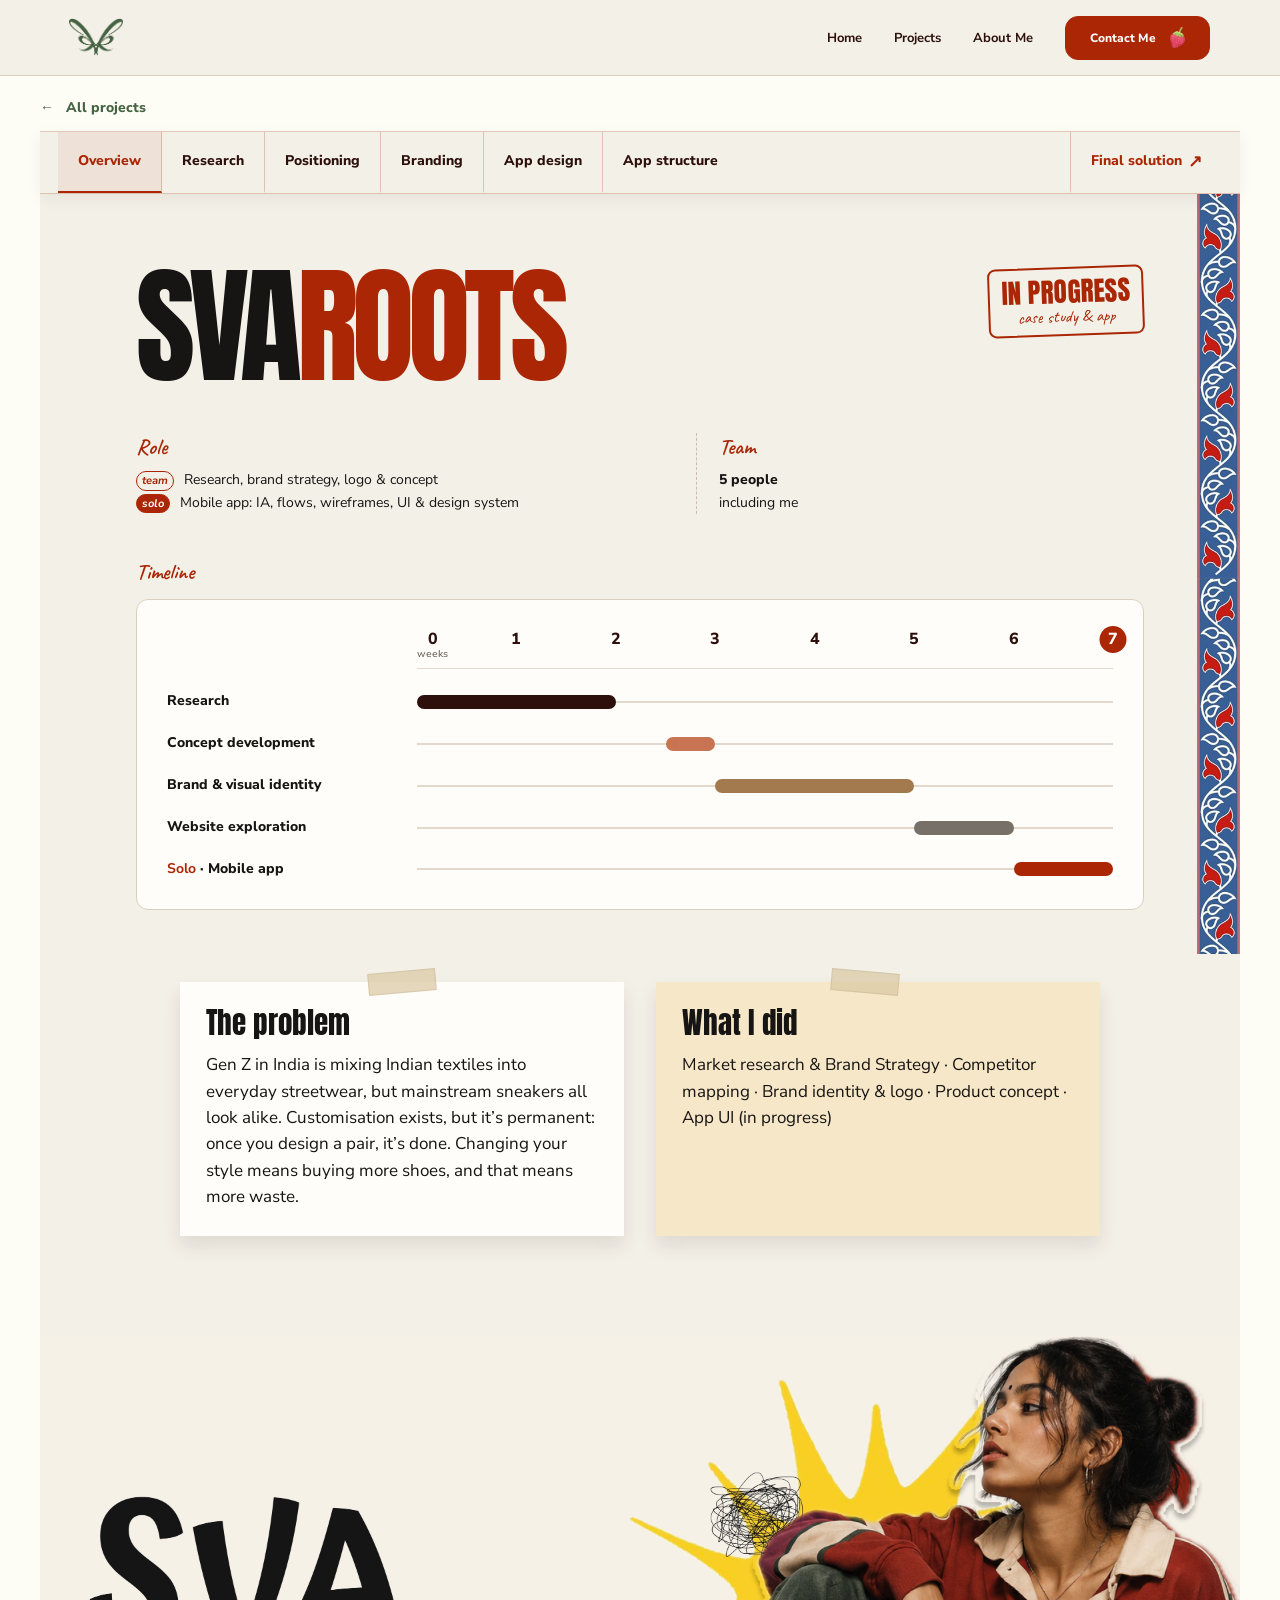
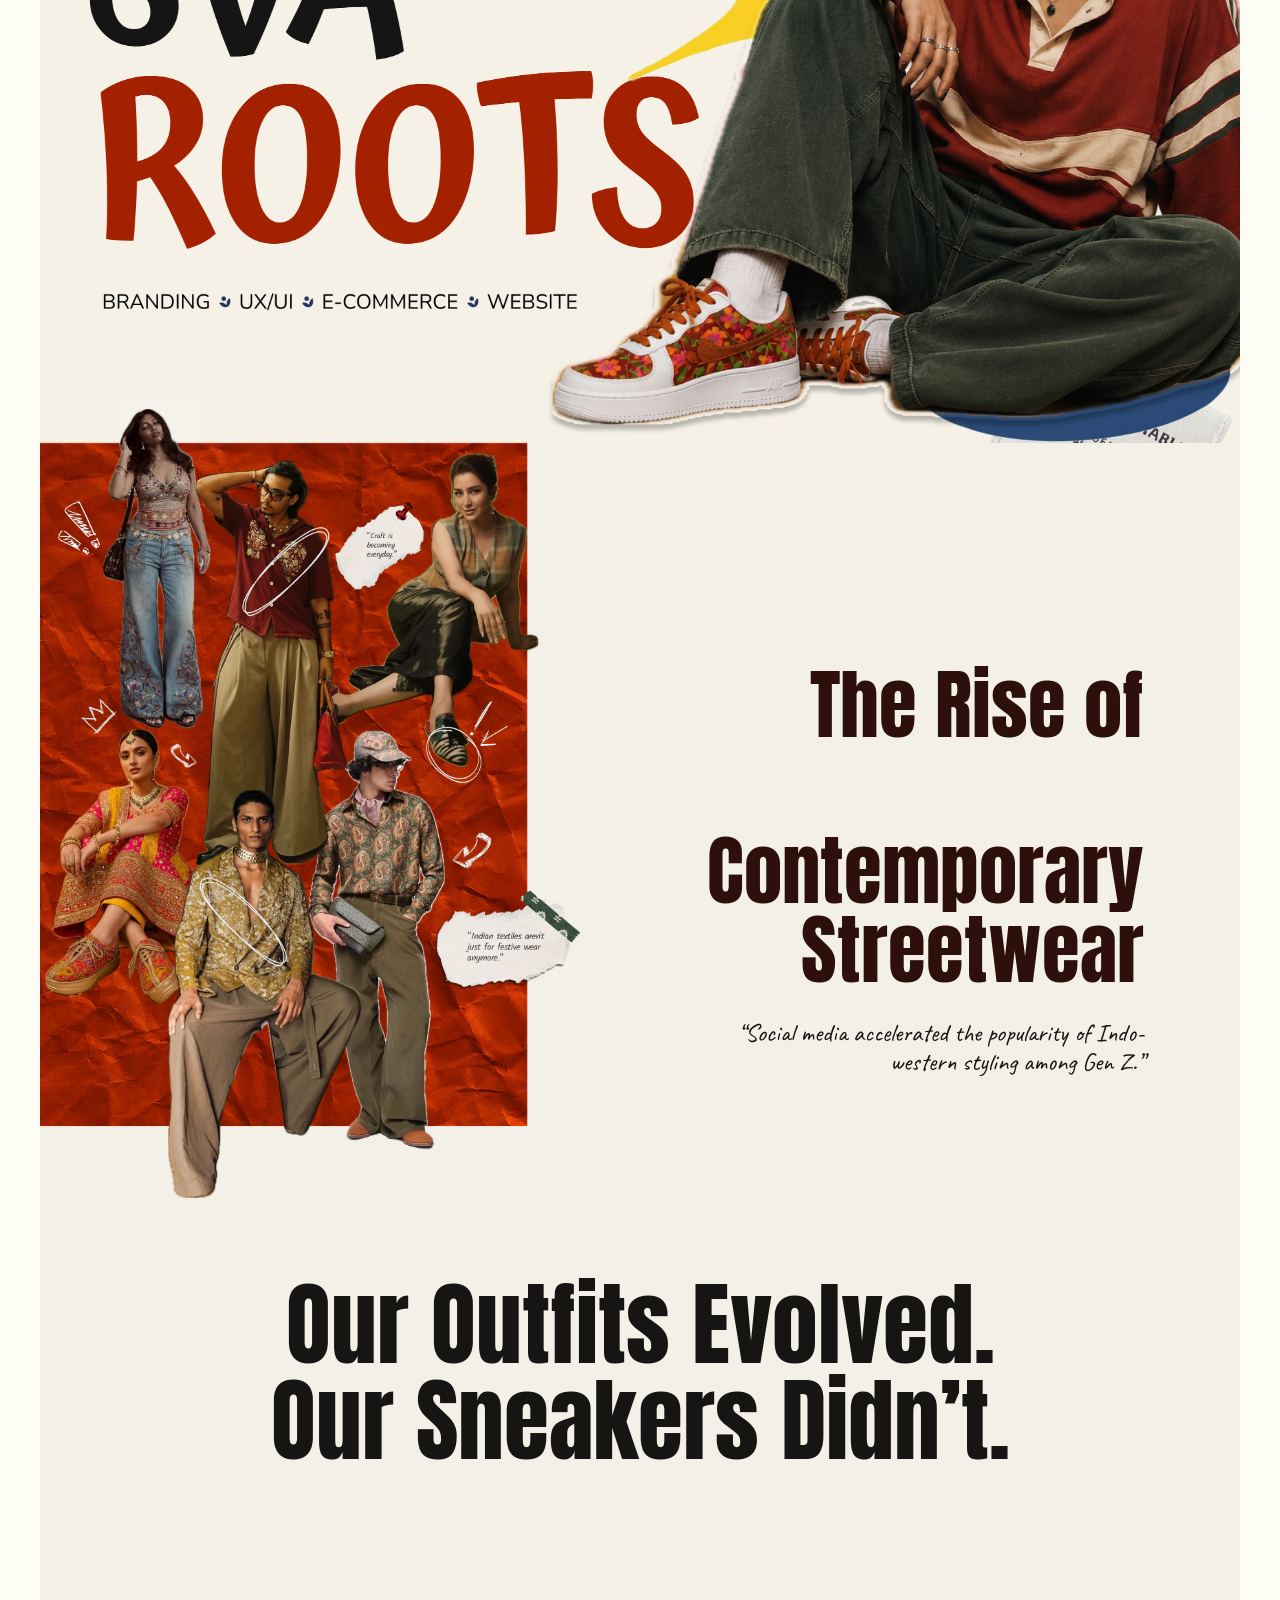
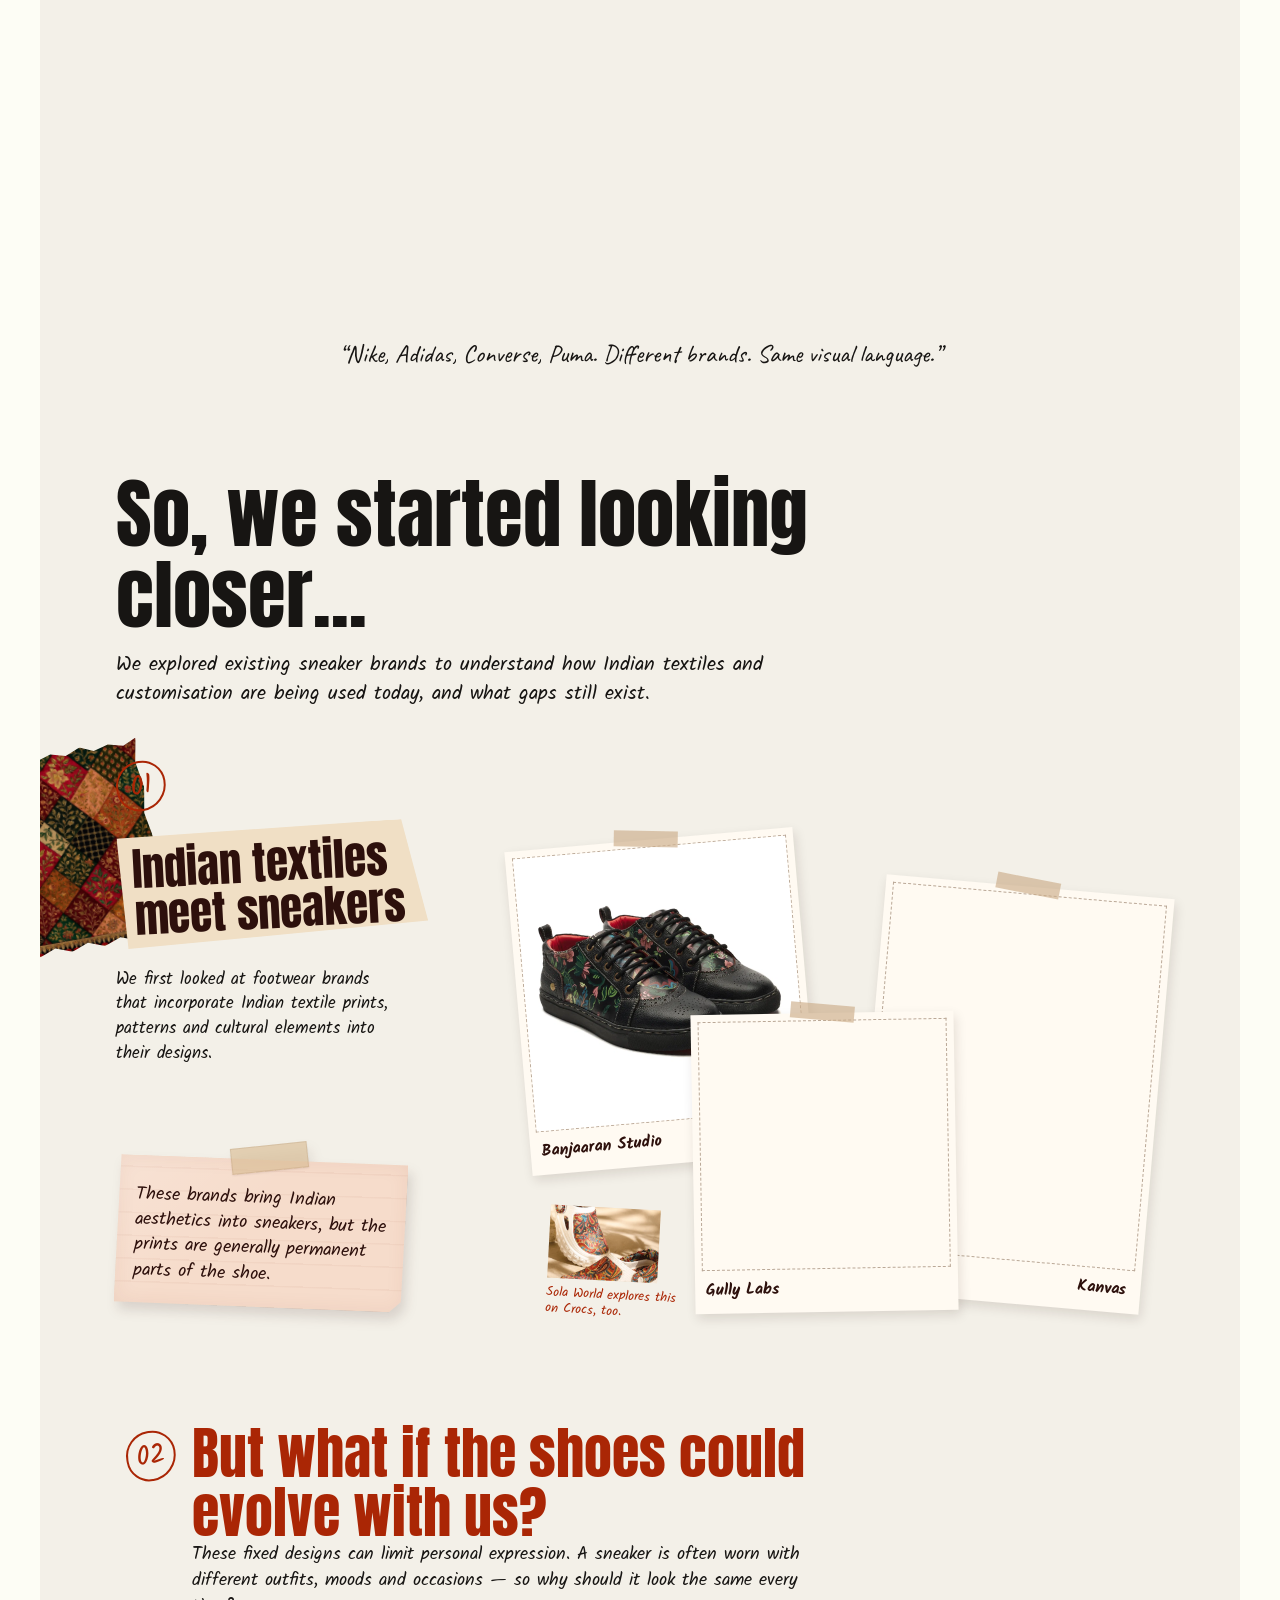
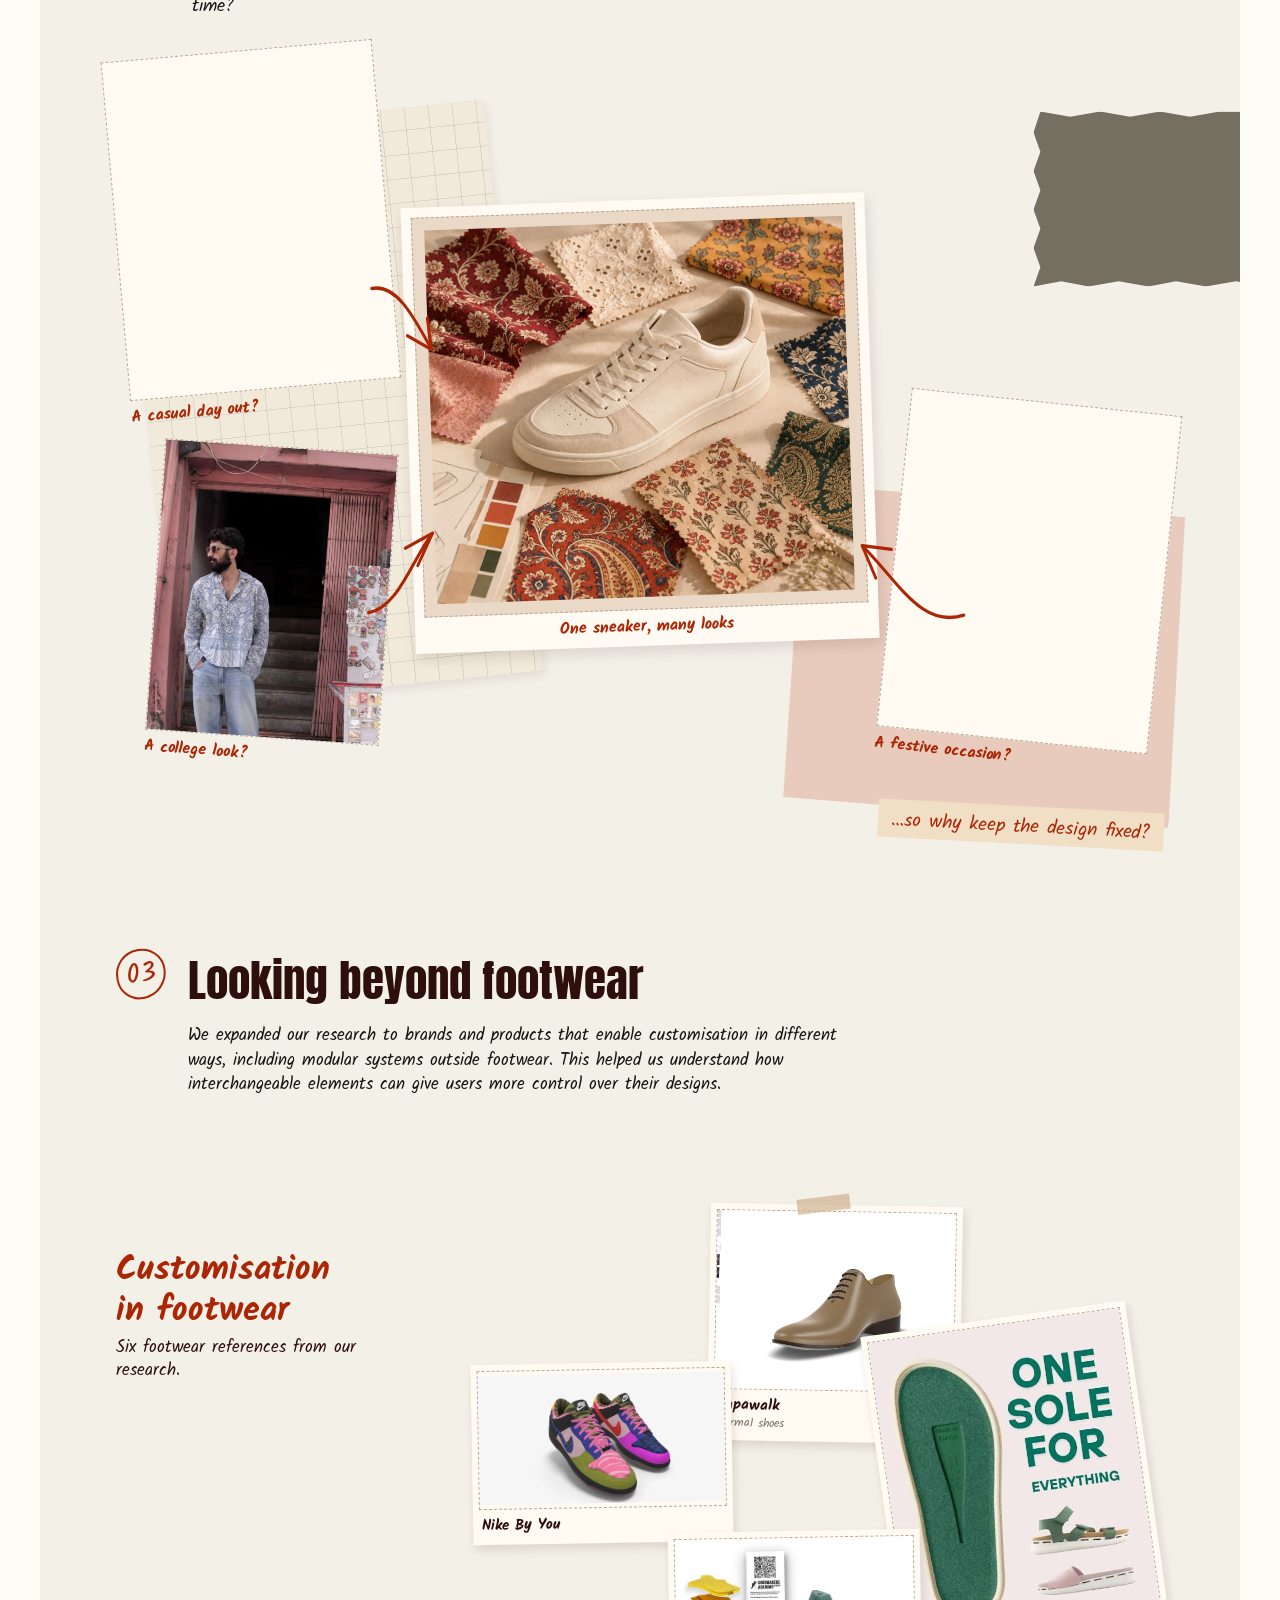
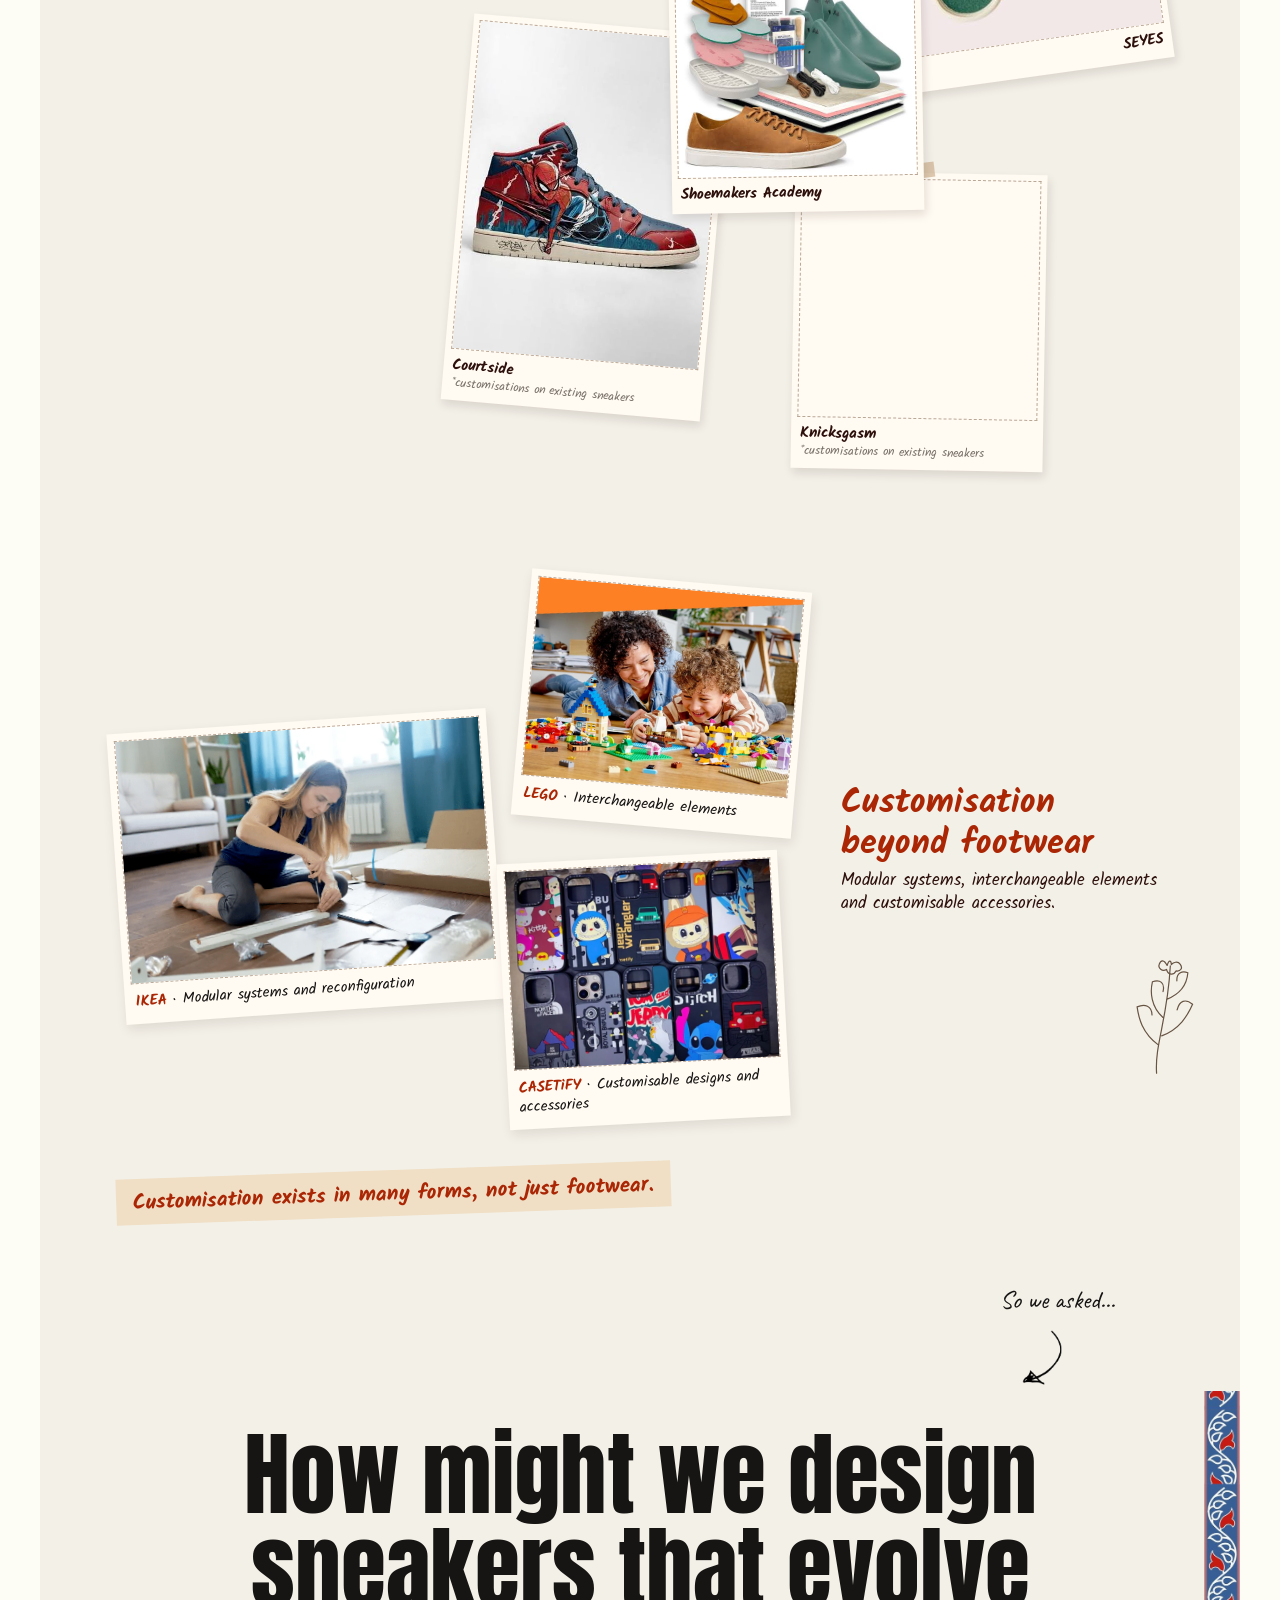
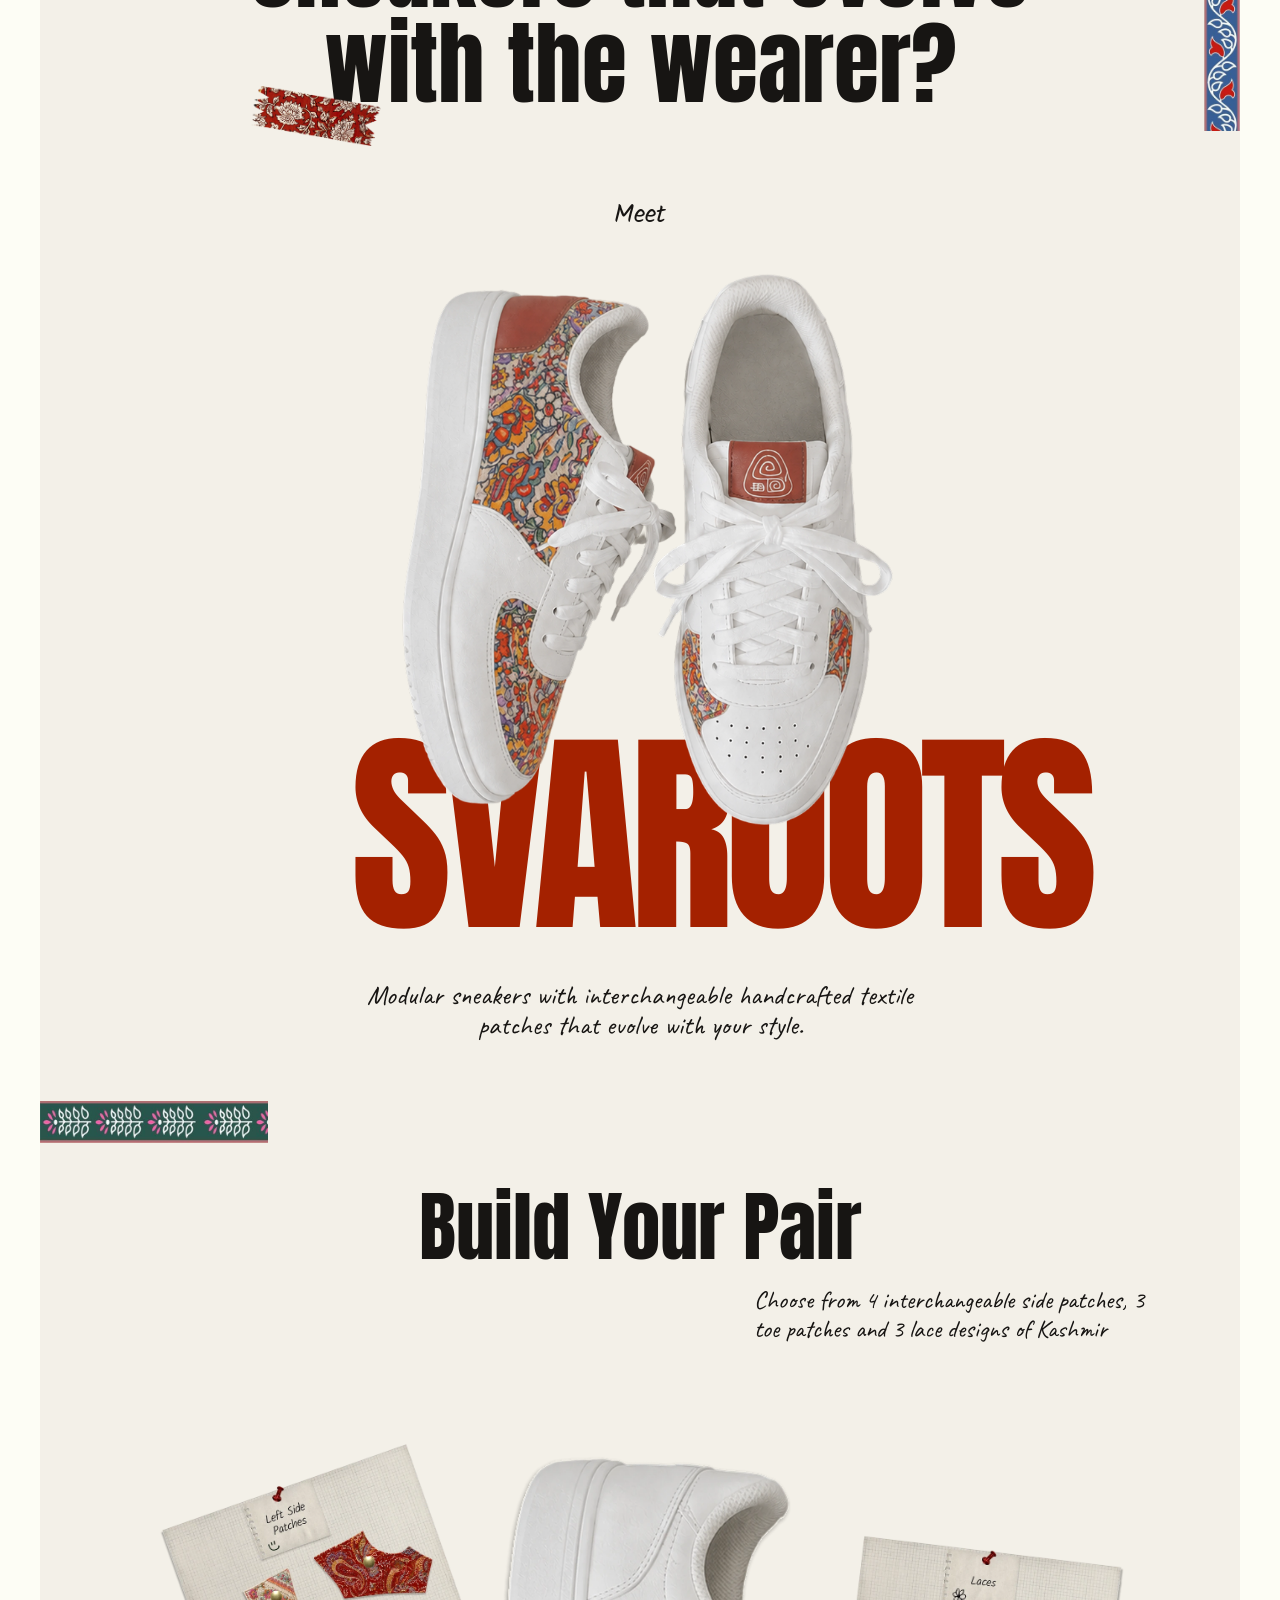
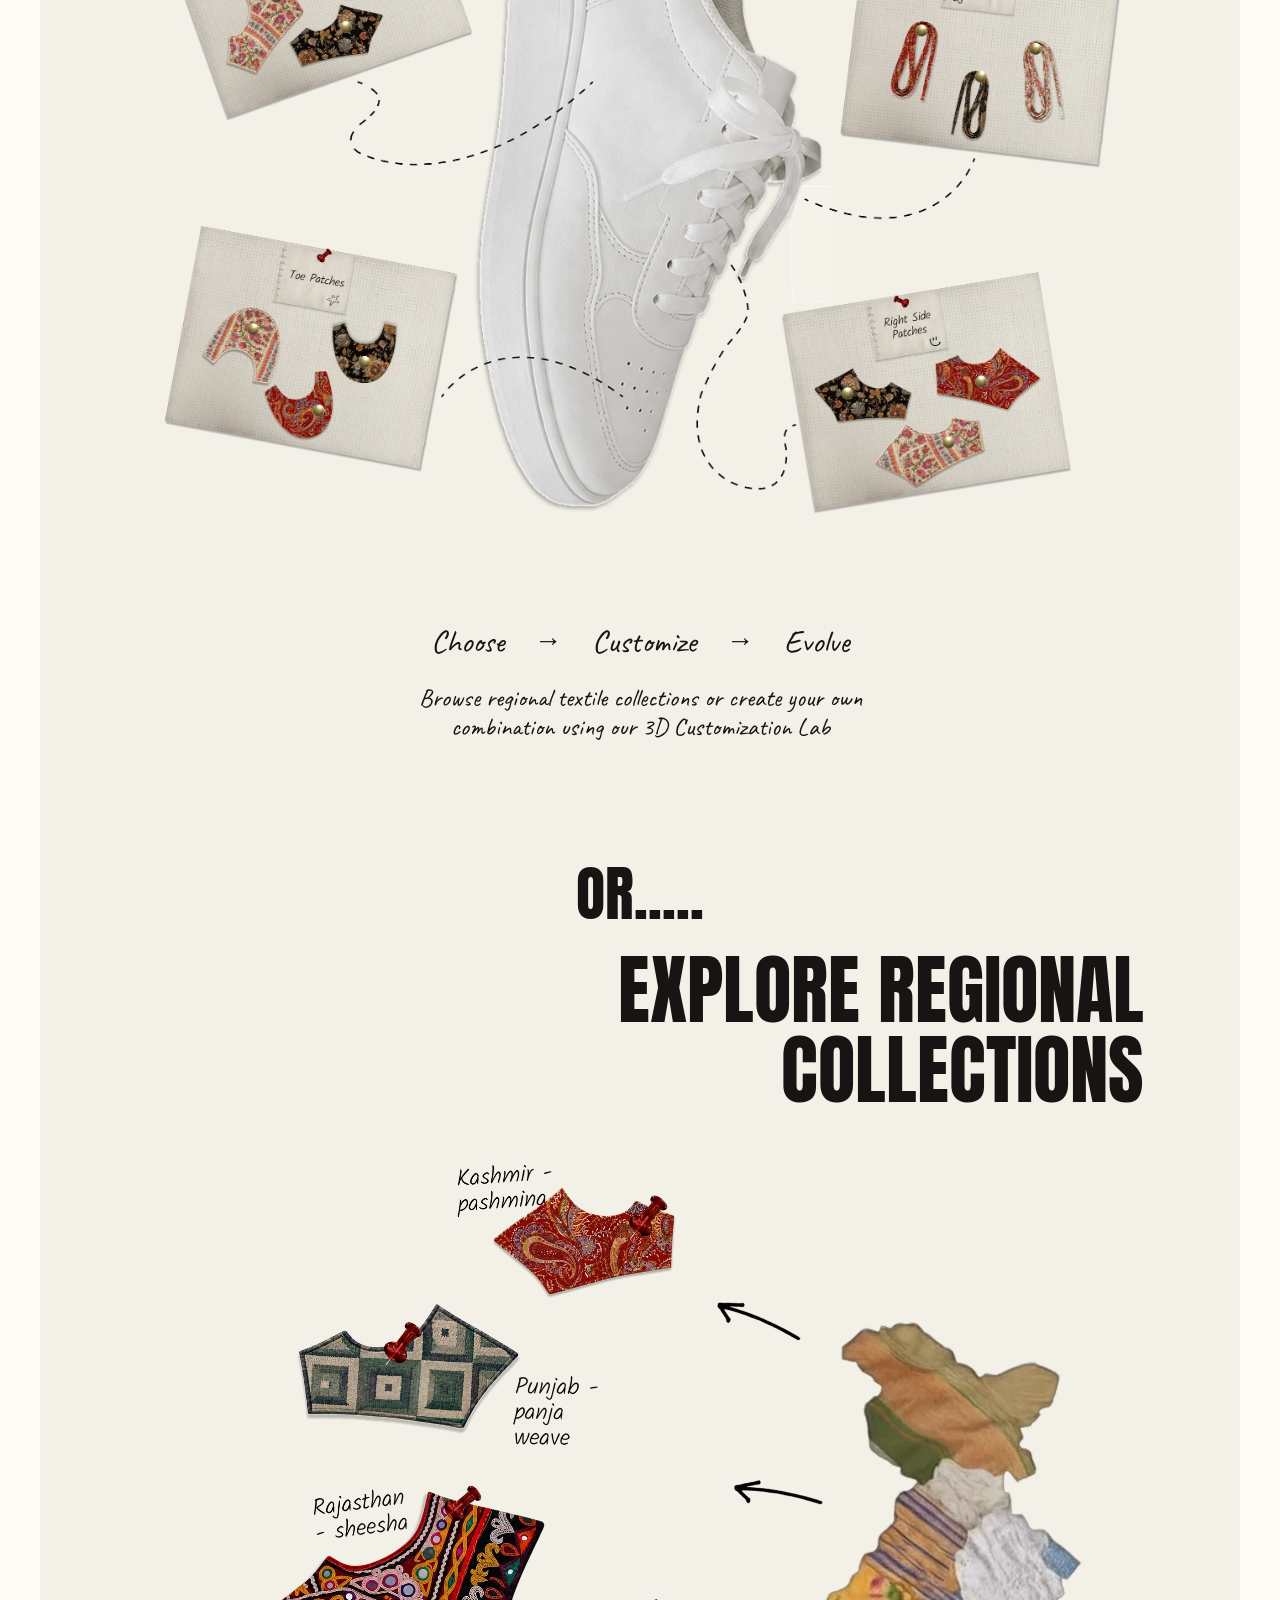
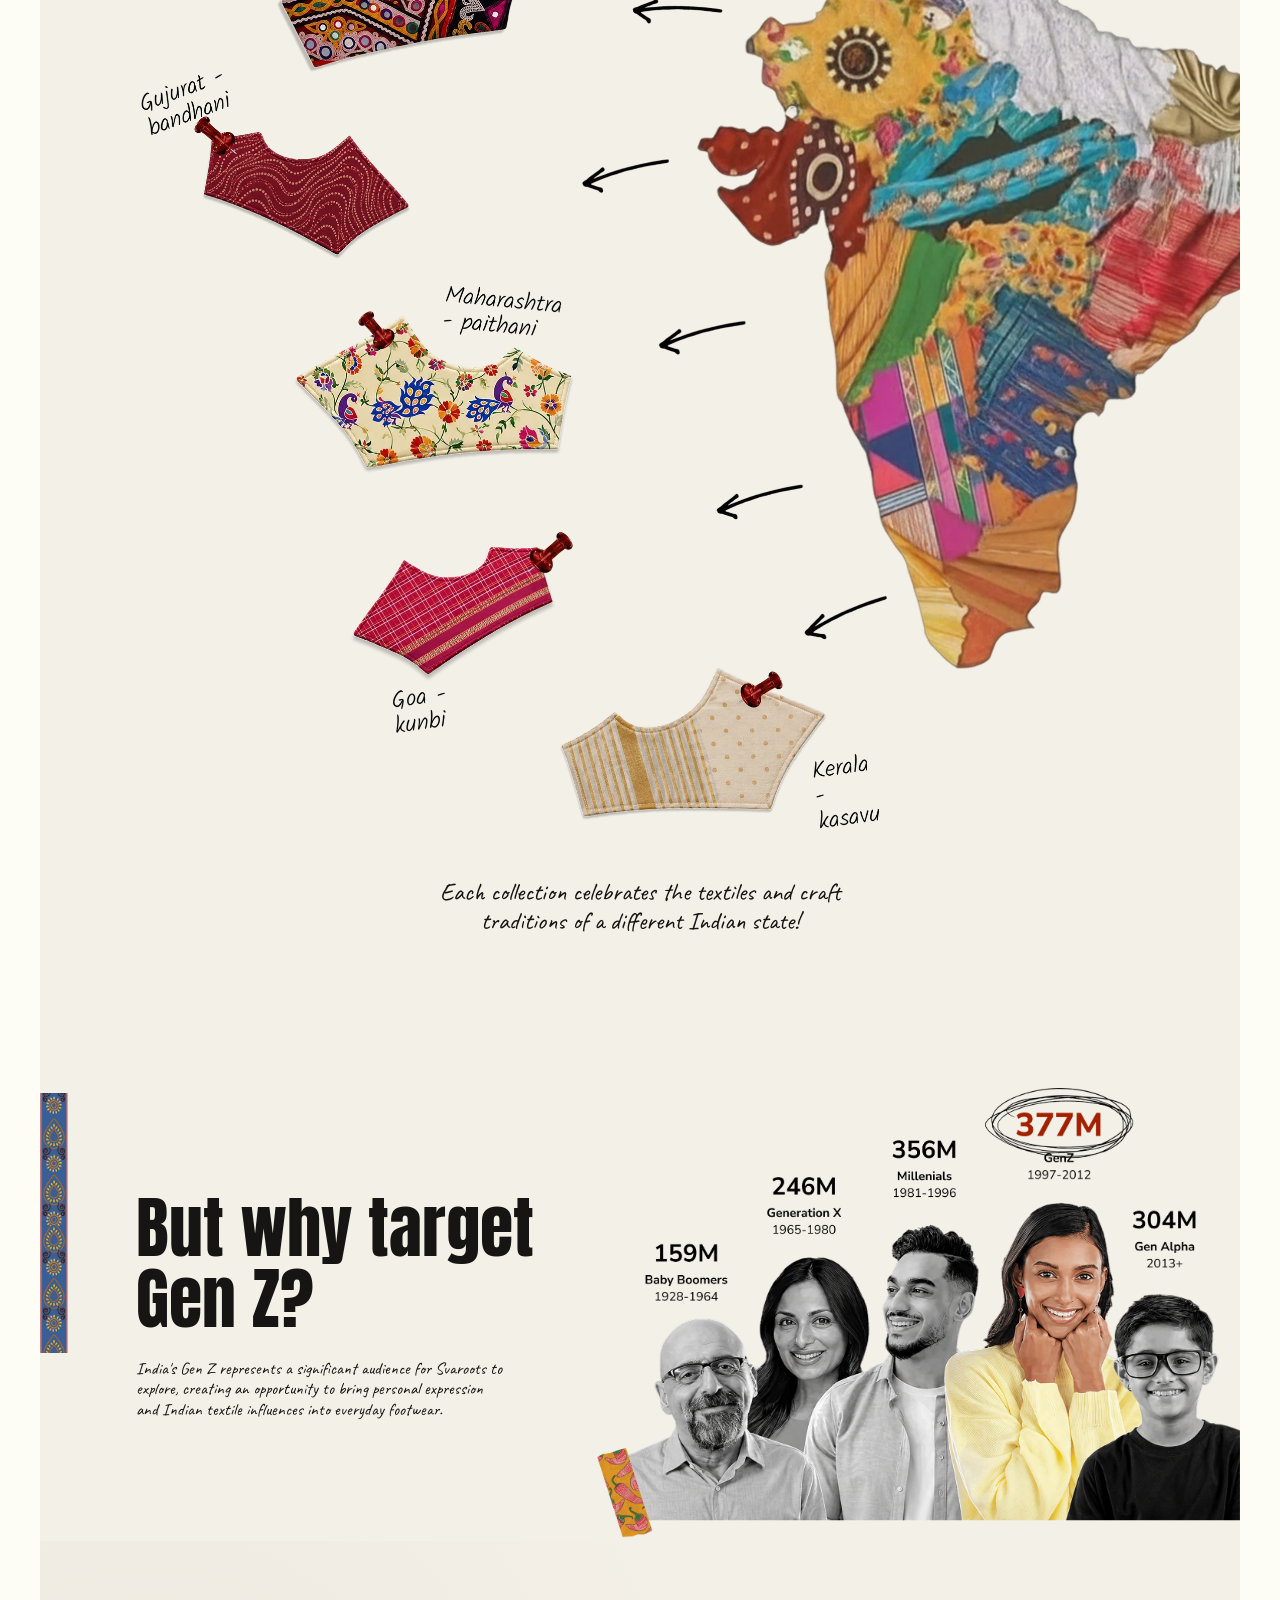
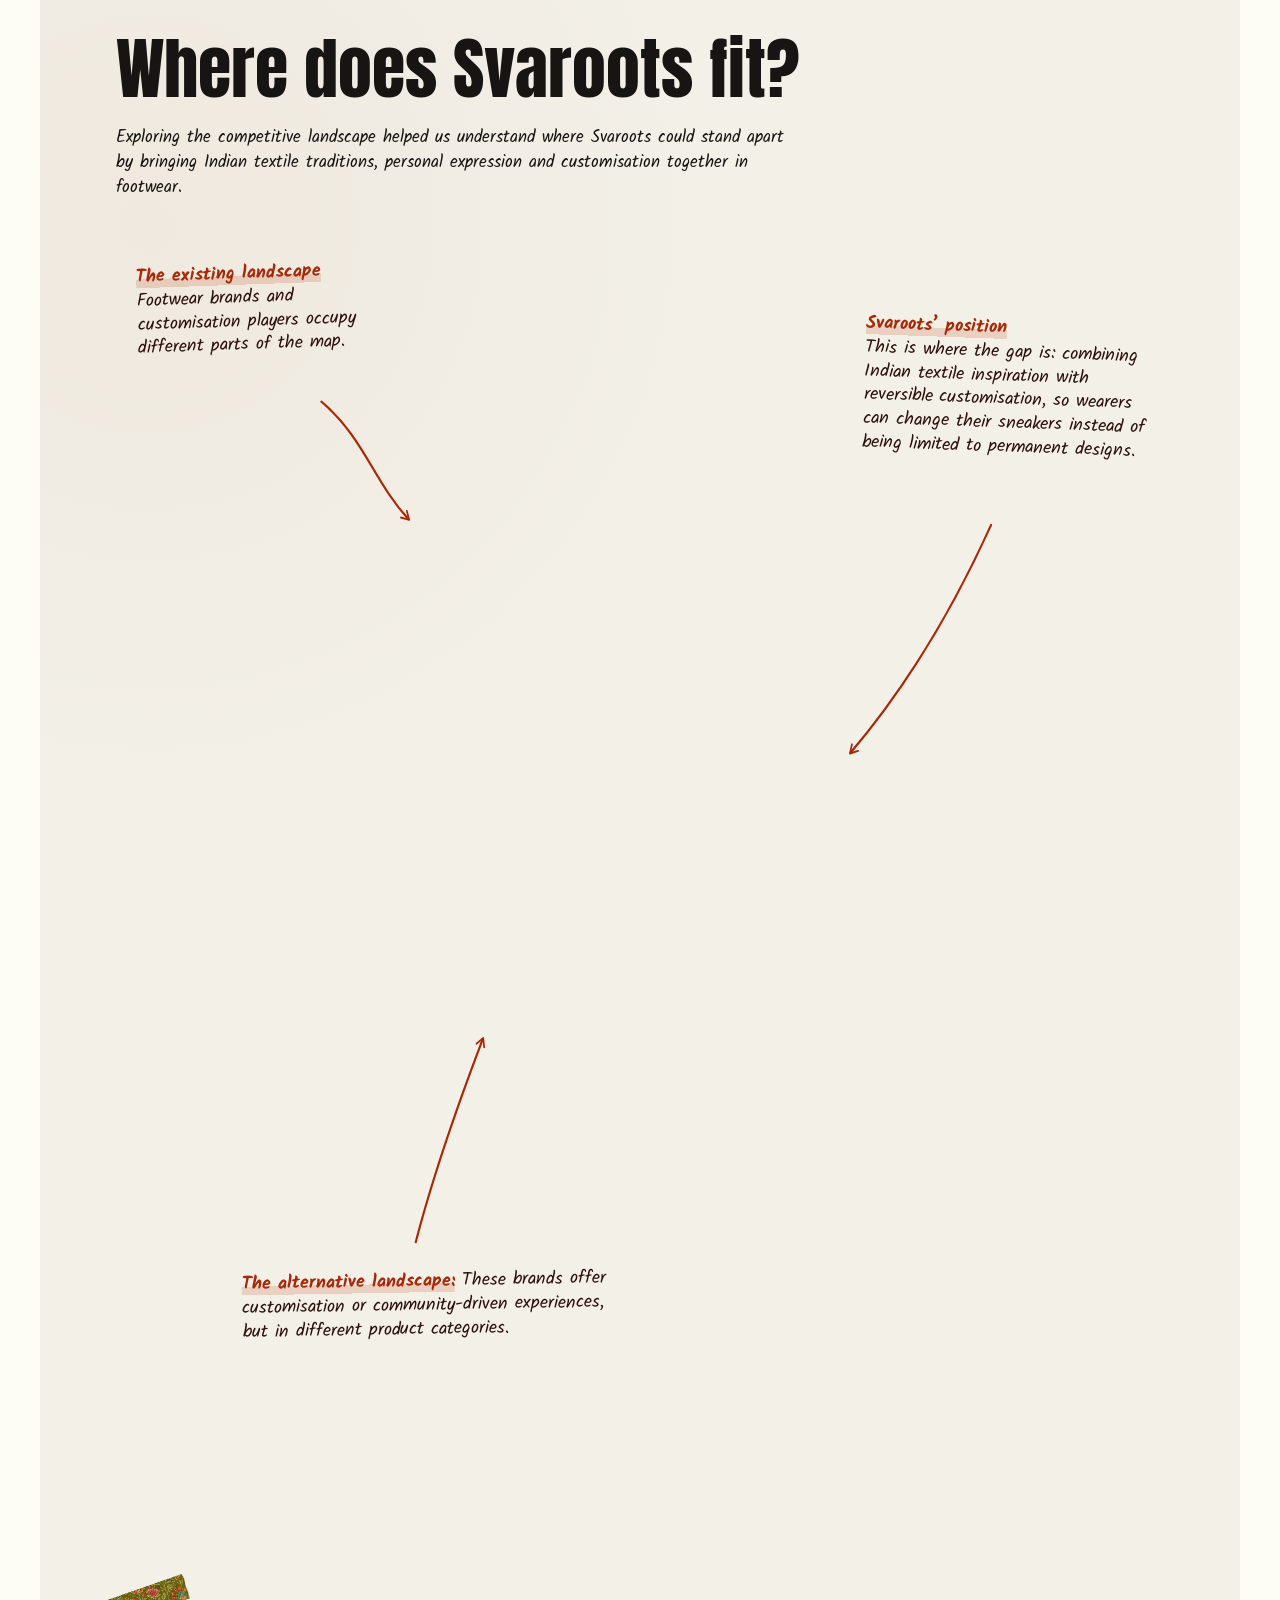
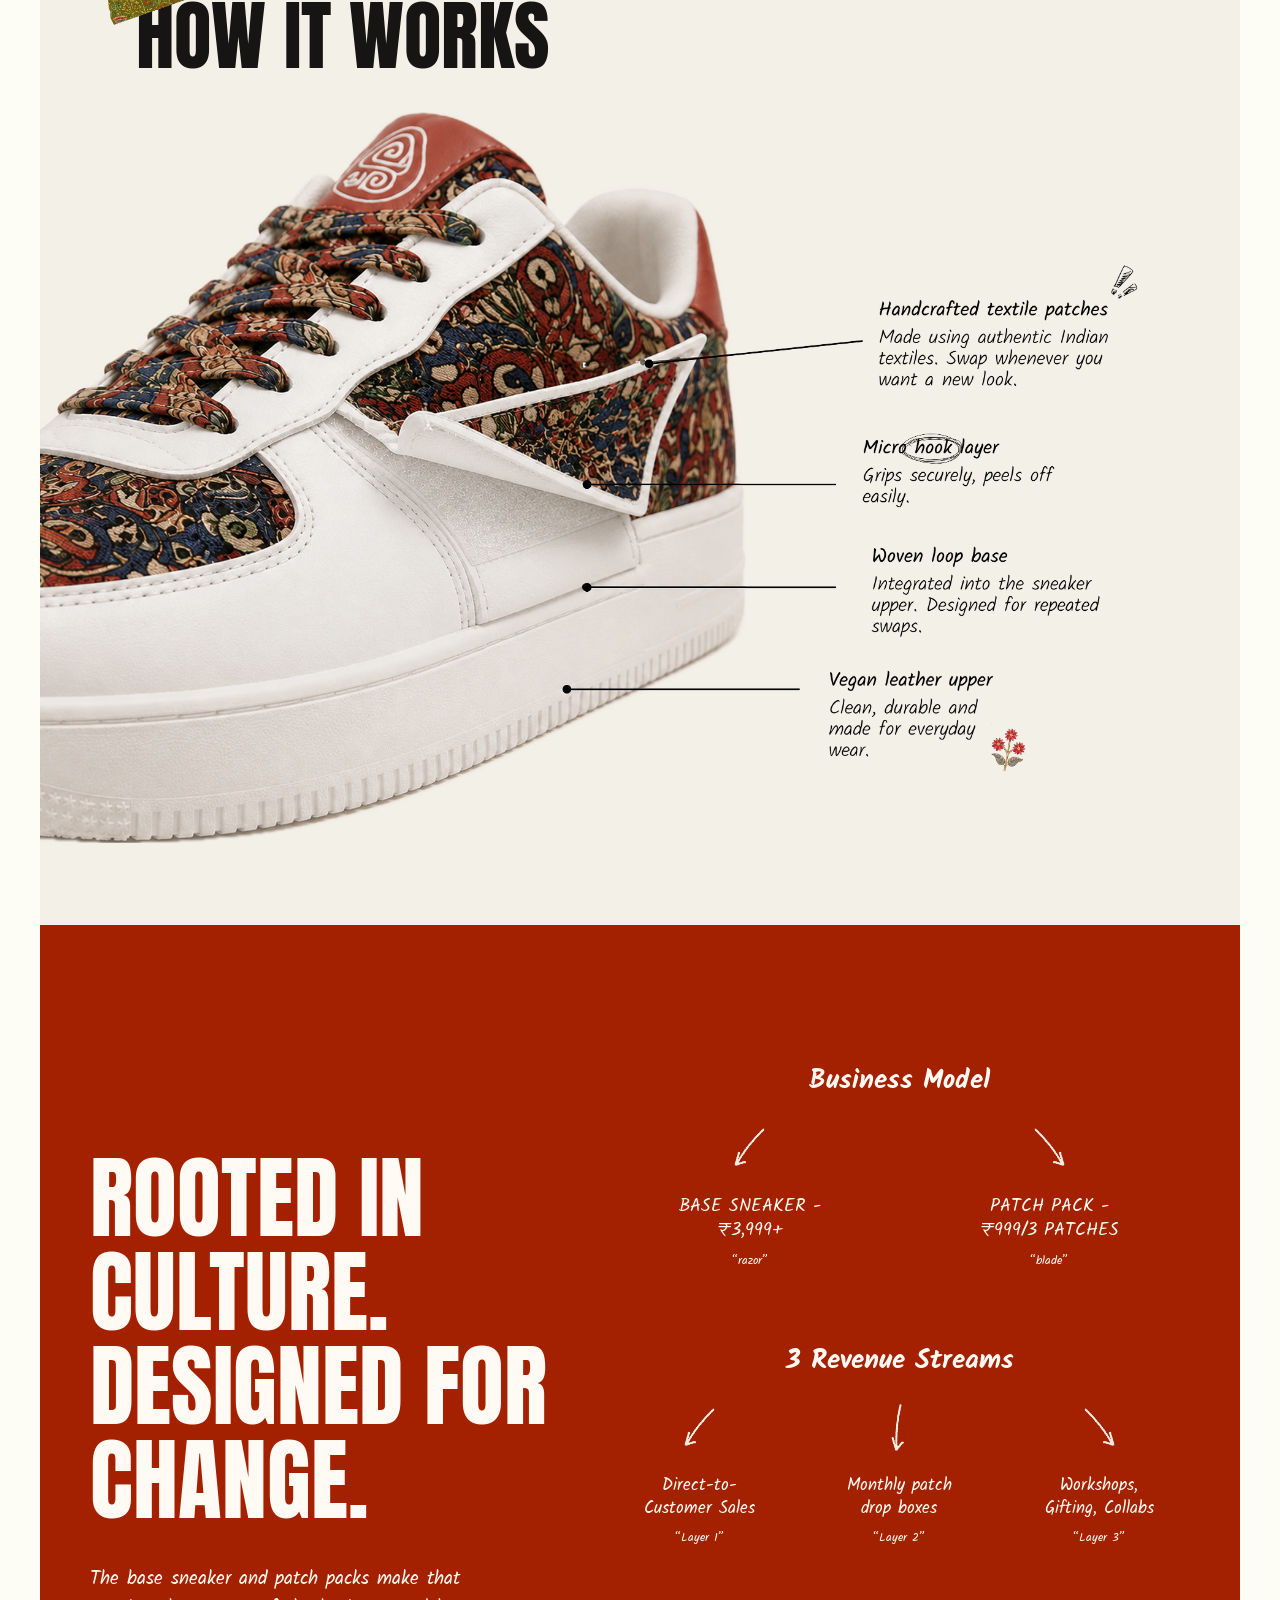
<file: svaroots.html>
<!doctype html>
<html lang="en">
  <head>
    <meta charset="utf-8">
    <meta name="viewport" content="width=device-width, initial-scale=1">
    <meta name="theme-color" content="#f4f1ea">
    <meta name="description" content="Svaroots — a modular sneaker and companion app shaped by Indian textile traditions. A case study by Khushna Kazi.">
    <title>Svaroots — Khushna Kazi</title>
    <link rel="canonical" href="https://khushnak.github.io/Khushna-Portfolio/svaroots.html">
    <link rel="preconnect" href="https://fonts.googleapis.com">
    <link rel="preconnect" href="https://fonts.gstatic.com" crossorigin>
    <link href="https://fonts.googleapis.com/css2?family=Anton&amp;family=Atma:wght@400;500;600&amp;family=Caveat:wght@400;600&amp;family=Kalam:wght@400;700&amp;family=Nunito+Sans:wght@400;500;600;700;800&amp;display=swap" rel="stylesheet">
    <link rel="stylesheet" href="styles.css?v=20261126-6">
    <link rel="stylesheet" href="svaroots.css?v=20261126-3">
    <script src="script.js?v=20261123-3" defer></script>
  </head>
  <body class="page-svaroots">
    <header class="site-header mobile-header">
      <a class="brand" href="./" aria-label="Khushna Kazi, home"><img src="Assets/logo.png" alt="" width="920" height="1080"></a>
      <button class="mobile-menu-toggle" type="button" aria-controls="mobile-nav" aria-expanded="false" aria-label="Open menu"><span class="menu-lines" aria-hidden="true"></span></button>
      <nav class="site-nav" id="mobile-nav" aria-label="Main navigation">
        <a class="nav-link" href="./">Home</a>
        <a class="nav-link" href="projects.html">Projects</a>
        <a class="nav-link" href="./#about">About Me</a>
        <a class="contact-button" href="https://mail.google.com/mail/?view=cm&amp;fs=1&amp;to=khushna.kazi%40gmail.com" target="_blank" rel="noopener noreferrer">Contact Me <img src="Assets/strawberry.png" alt="" width="268" height="387"></a>
      </nav>
    </header>

    <main>
      <a class="sv-back" href="projects.html">← &nbsp; All projects</a>
      <nav class="case-jump-nav" aria-label="Jump to Svaroots case study section">
        <div class="case-jump-links">
          <a href="#sv-overview">Overview</a>
          <a href="#sv-research-title">Research</a>
          <a href="#sv-positioning-title">Positioning</a>
          <a href="#sv-branding-title">Branding</a>
          <a href="#sv-app-section">App design</a>
          <a href="#sv-ia-title">App structure</a>
        </div>
        <a class="case-jump-final" href="#sv-product-title">Final solution <span aria-hidden="true">↗</span></a>
      </nav>
      <article class="sv-case">
        <section class="sv-section sv-intro" id="sv-overview" aria-labelledby="sv-title">
          <div class="sv-placeholder sv-has-image sv-decor-placeholder sv-intro-border" aria-hidden="true"><img src="Assets/overview tape.png" alt="" width="74" height="1488" loading="lazy" decoding="async"></div>
          <div class="sv-intro-heading">
            <h1 id="sv-title">SVA<span>ROOTS</span></h1>
            <div class="sv-stamp"><strong>IN PROGRESS</strong><span>case study &amp; app</span></div>
          </div>
          <dl class="sv-meta">
            <div><dt>Role</dt><dd><b>team</b> Research, brand strategy, logo &amp; concept<br><b>solo</b> Mobile app: IA, flows, wireframes, UI &amp; design system</dd></div>
            <div><dt>Team</dt><dd><strong>5 people</strong><br>including me</dd></div>
          </dl>
          <h2 class="sv-timeline-title">Timeline</h2>
          <div class="sv-timeline" role="img" aria-label="Seven-week Svaroots project timeline from week zero to week seven: research from zero to two; concept development from halfway between weeks two and three to week three; brand and visual identity from three to five; website exploration from five to six; solo mobile app work from six to seven">
            <div class="sv-timeline-scale" aria-hidden="true"><span>0 <small>weeks</small></span><span>1</span><span>2</span><span>3</span><span>4</span><span>5</span><span>6</span><span>7</span></div>
            <div class="sv-timeline-row"><span>Research</span><div class="sv-timeline-track"><span class="sv-timeline-range sv-timeline-research"></span></div></div>
            <div class="sv-timeline-row"><span>Concept development</span><div class="sv-timeline-track"><span class="sv-timeline-range sv-timeline-concept"></span></div></div>
            <div class="sv-timeline-row"><span>Brand &amp; visual identity</span><div class="sv-timeline-track"><span class="sv-timeline-range sv-timeline-brand"></span></div></div>
            <div class="sv-timeline-row"><span>Website exploration</span><div class="sv-timeline-track"><span class="sv-timeline-range sv-timeline-website"></span></div></div>
            <div class="sv-timeline-row"><span><b>Solo</b> · Mobile app</span><div class="sv-timeline-track"><span class="sv-timeline-range sv-timeline-solo"></span></div></div>
          </div>
          <div class="sv-overview-cards">
            <div><h2>The problem</h2><p>Gen Z in India is mixing Indian textiles into everyday streetwear, but mainstream sneakers all look alike. Customisation exists, but it’s permanent: once you design a pair, it’s done. Changing your style means buying more shoes, and that means more waste.</p></div>
            <div><h2>What I did</h2><p>Market research &amp; Brand Strategy · Competitor mapping · Brand identity &amp; logo · Product concept · App UI (in progress)</p></div>
          </div>
          <div class="sv-placeholder sv-has-image sv-hero-placeholder"><img src="Assets/svaroots/hero.webp" alt="Svaroots campaign collage with a model wearing colourful sneakers" width="3600" height="2121" loading="lazy" decoding="async"></div>
        </section>

        <section class="sv-section sv-context" aria-labelledby="sv-rise-title">
          <div class="sv-placeholder sv-has-image sv-side-border-placeholder"><img src="Assets/svaroots/contemporary border.webp" alt="" width="169" height="3429" loading="lazy" decoding="async"></div>
          <div class="sv-placeholder sv-has-image sv-decor-placeholder sv-outfits-border"><img src="Assets/svaroots/outfits border.webp" alt="" width="170" height="3033" loading="lazy" decoding="async"></div>
          <div class="sv-split sv-split-context">
            <div class="sv-context-media"><div class="sv-placeholder sv-has-image sv-tall-placeholder"><img src="Assets/svaroots/contemporary streetwear.display.webp" alt="Collage of contemporary Indian streetwear with textile references" width="1600" height="2298" loading="lazy" decoding="async"></div></div>
            <div class="sv-context-copy"><h2 id="sv-rise-title">The Rise of<br><img class="sv-desi-art" src="Assets/svaroots/svaroots_desi.webp" alt="देसी" width="1000" height="549" loading="lazy" decoding="async"><br>Contemporary Streetwear</h2><p class="sv-handwritten">“Social media accelerated the popularity of Indo-western styling among Gen Z.”</p></div>
          </div>
          <h2 class="sv-statement">Our Outfits <span class="sv-evolved-word">Evolved.<img class="sv-outfits-decor" src="Assets/svaroots/outfits decor.png" alt="" width="819" height="445" loading="lazy" decoding="async"></span><br>Our Sneakers Didn’t.</h2>
          <div class="sv-placeholder sv-has-image sv-wide-placeholder"><img src="Assets/svaroots/outfits evolved.webp" alt="Five styled looks with similar sneakers across different outfits" width="3600" height="1636" loading="lazy" decoding="async"></div>
          <p class="sv-quote">“Nike, Adidas, Converse, Puma. Different brands. Same visual language.”</p>
        </section>

        <section class="sv-section sv-competition sv-research" aria-labelledby="sv-research-title">
          <div class="sv-placeholder sv-has-image sv-decor-placeholder sv-question-edge"><img src="Assets/svaroots/hmw border.webp" alt="" width="169" height="2616" loading="lazy" decoding="async"></div>
          <div class="sv-research-intro">
            <div>
              <h2 id="sv-research-title">So, we started looking closer...</h2>
              <p>We explored existing sneaker brands to understand how Indian textiles and customisation are being used today, and what gaps still exist.</p>
            </div>
          </div>

          <section class="sv-research-part sv-research-textiles" aria-labelledby="sv-research-textiles-title">
            <span class="sv-research-number">01</span>
            <div class="sv-research-textiles-copy">
              <h3 id="sv-research-textiles-title">Indian textiles meet sneakers</h3>
              <p>We first looked at footwear brands that incorporate Indian textile prints, patterns and cultural elements into their designs.</p>
            </div>
            <div class="sv-research-sneaker-gallery" aria-label="Footwear research images">
              <figure class="sv-research-sneaker sv-research-sneaker-one">
                <div class="sv-research-image-slot" id="research-banjaaran-image"><img src="Assets/svaroots/banjaaran studio.webp" alt="Banjaaran Studio embroidered sneakers" loading="lazy" decoding="async" width="1000" height="1000"></div>
                <figcaption>Banjaaran Studio</figcaption>
              </figure>
              <figure class="sv-research-sneaker sv-research-sneaker-two">
                <div class="sv-research-image-slot" id="research-kanvas-image"><img src="Assets/svaroots/kanvas.webp" alt="Kanvas sneakers with patterned panels" loading="lazy" decoding="async" width="1080" height="1440"></div>
                <figcaption>Kanvas</figcaption>
              </figure>
              <figure class="sv-research-sneaker sv-research-sneaker-three">
                <div class="sv-research-image-slot" id="research-gully-labs-image"><img src="Assets/svaroots/gulley labs.avif" alt="Gully Labs colourful sneakers" loading="lazy" decoding="async" width="1000" height="1000"></div>
                <figcaption>Gully Labs</figcaption>
              </figure>
              <figure class="sv-research-sola">
                <div class="sv-research-sola-slot" id="research-sola-world-image"><img src="Assets/svaroots/sola world.webp" alt="Sola World patterned Crocs" loading="lazy" decoding="async" width="1086" height="1448"></div>
                <figcaption>Sola World explores this on Crocs, too.</figcaption>
              </figure>
            </div>
            <div class="sv-research-textiles-notes"><p class="sv-research-observation">These brands bring Indian aesthetics into sneakers, but the prints are generally permanent parts of the shoe.</p></div>
            <div class="sv-research-fabric sv-research-fabric--image sv-research-fabric-01" aria-hidden="true"><img src="Assets/svaroots/fabric patch 5.jpg" alt="" width="736" height="1104" loading="lazy" decoding="async"></div>
          </section>

          <section class="sv-research-part sv-research-evolve" aria-labelledby="sv-research-evolve-title">
            <span class="sv-research-number">02</span>
            <h3 id="sv-research-evolve-title">But what if the shoes could evolve with us?</h3>
            <p class="sv-research-evolve-copy">These fixed designs can limit personal expression. A sneaker is often worn with different outfits, moods and occasions — so why should it look the same every time?</p>
            <div class="sv-research-wearer-scene" aria-label="Outfits surrounding one adaptable sneaker">
              <figure class="sv-research-outfit sv-research-outfit-one">
                <div class="sv-research-image-slot" id="research-outfit-casual"><img src="Assets/svaroots/casual look.jpg" alt="Casual outfit" loading="lazy" decoding="async" width="736" height="1308"></div>
                <figcaption>A casual day out?</figcaption>
              </figure>
              <figure class="sv-research-outfit sv-research-outfit-two">
                <div class="sv-research-image-slot" id="research-outfit-college"><img src="Assets/svaroots/college look.jpg" alt="College outfit" loading="lazy" decoding="async" width="736" height="1212"></div>
                <figcaption>A college look?</figcaption>
              </figure>
              <figure class="sv-research-sneaker-center">
                <div class="sv-research-image-slot" id="research-evolving-sneaker"><img src="Assets/svaroots/adaptable sneaker.webp" alt="Cream Svaroots sneaker surrounded by interchangeable textile options" width="1200" height="900" loading="lazy" decoding="async"></div>
                <figcaption>One sneaker, many looks</figcaption>
              </figure>
              <figure class="sv-research-outfit sv-research-outfit-three">
                <div class="sv-research-image-slot" id="research-outfit-festive"><img src="Assets/svaroots/festive look.jpg" alt="Festive outfit" loading="lazy" decoding="async" width="736" height="1308"></div>
                <figcaption>A festive occasion?</figcaption>
              </figure>
              <div class="sv-research-fabric-placeholder" aria-hidden="true"><img src="Assets/svaroots/fabric patch 7.jpg" alt="" width="736" height="1104" loading="lazy" decoding="async"></div>
              <svg class="sv-research-wearer-arrows" viewBox="0 0 1000 600" preserveAspectRatio="none" aria-hidden="true"><path d="M244 192 C266 188 282 211 301 241"/><path d="M278 230 L301 241 L297 216"/><path d="M241 453 C269 449 282 411 302 389"/><path d="M276 401 L302 389 L288 415"/><path d="M809 455 C768 466 746 427 712 399"/><path d="M740 402 L712 399 L725 425"/></svg>
            </div>
            <p class="sv-research-fixed-note">…so why keep the design fixed?</p>
            <div class="sv-research-fabric sv-research-fabric--image sv-research-fabric-02" aria-hidden="true"><img src="Assets/svaroots/fabric patch 6.jpg" alt="" width="736" height="981" loading="lazy" decoding="async"></div>
          </section>

          <section class="sv-research-part sv-research-beyond" aria-labelledby="sv-research-beyond-title">
            <div class="sv-research-beyond-copy">
              <span class="sv-research-number">03</span>
              <h3 id="sv-research-beyond-title">Looking beyond footwear</h3>
              <p>We expanded our research to brands and products that enable customisation in different ways, including modular systems outside footwear. This helped us understand how interchangeable elements can give users more control over their designs.</p>
            </div>
            <div class="sv-research-footwear-group" aria-labelledby="sv-research-footwear-title">
              <div class="sv-research-group-copy sv-research-footwear-copy">
                <h4 id="sv-research-footwear-title">Customisation in footwear</h4>
                <p>Six footwear references from our research.</p>
              </div>
              <div class="sv-research-footwear-clippings" aria-label="Footwear customisation research images">
                <figure class="sv-research-footwear-clipping"><div class="sv-research-image-slot"><img src="Assets/svaroots/nike by you.jpeg" alt="Nike By You customised sneakers" loading="lazy" decoding="async" width="618" height="323"></div><figcaption>Nike By You</figcaption></figure>
                <figure class="sv-research-footwear-clipping sv-research-rapawalk"><div class="sv-research-image-slot"><img src="Assets/svaroots/rapwalk.webp" alt="Rapawalk shoe customisation interface focused on a formal shoe" width="1600" height="1036" loading="lazy" decoding="async"></div><figcaption>Rapawalk <small>*formal shoes</small></figcaption></figure>
                <figure class="sv-research-footwear-clipping"><div class="sv-research-image-slot"><img src="Assets/svaroots/seyes.jpeg" alt="SEYES modular sole system" loading="lazy" decoding="async" width="399" height="501"></div><figcaption>SEYES</figcaption></figure>
                <figure class="sv-research-footwear-clipping"><div class="sv-research-image-slot"><img src="Assets/svaroots/shoemakers.jpeg" alt="Shoemakers Academy custom footwear components" loading="lazy" decoding="async" width="554" height="554"></div><figcaption>Shoemakers Academy</figcaption></figure>
                <figure class="sv-research-footwear-clipping"><div class="sv-research-image-slot"><img src="Assets/svaroots/knickgasm.jpg" alt="Knicksgasm customised sneakers" loading="lazy" decoding="async" width="1080" height="1080"></div><figcaption>Knicksgasm <small>*customisations on existing sneakers</small></figcaption></figure>
                <figure class="sv-research-footwear-clipping"><div class="sv-research-image-slot"><img src="Assets/svaroots/courtside.jpeg" alt="Courtside customised sneaker" loading="lazy" decoding="async" width="387" height="516"></div><figcaption>Courtside <small>*customisations on existing sneakers</small></figcaption></figure>
              </div>
            </div>
            <div class="sv-research-cross-group" aria-labelledby="sv-research-cross-title">
              <div class="sv-research-group-copy sv-research-cross-copy">
                <h4 id="sv-research-cross-title">Customisation beyond footwear</h4>
                <p>Modular systems, interchangeable elements and customisable accessories.</p>
              </div>
              <div class="sv-research-references" aria-label="Cross-industry research images">
                <figure class="sv-research-reference sv-research-ikea">
                  <div class="sv-research-image-slot" id="research-ikea-image"><img src="Assets/svaroots/ikea.png" alt="IKEA modular furniture being assembled" loading="lazy" decoding="async" width="730" height="487"></div>
                  <figcaption><strong>IKEA</strong> · Modular systems and reconfiguration</figcaption>
                </figure>
                <figure class="sv-research-reference sv-research-lego">
                  <div class="sv-research-image-slot" id="research-lego-image"><img src="Assets/svaroots/lego.jpg" alt="LEGO pieces assembled into different builds" loading="lazy" decoding="async" width="800" height="600"></div>
                  <figcaption><strong>LEGO</strong> · Interchangeable elements</figcaption>
                </figure>
                <figure class="sv-research-reference sv-research-casetify">
                  <div class="sv-research-image-slot" id="research-casetify-image"><img src="Assets/casetify.webp" alt="CASETiFY phone cases with different designs" loading="lazy" decoding="async" width="1200" height="900"></div>
                  <figcaption><strong>CASETiFY</strong> · Customisable designs and accessories</figcaption>
                </figure>
              </div>
              <p class="sv-research-takeaway">Customisation exists in many forms, not just footwear.</p>
            </div>
            <svg class="sv-research-botanical" viewBox="0 0 90 150" aria-hidden="true"><path d="M47 147 C39 112 50 78 43 12 M44 112 C21 100 14 82 10 69 M46 100 C67 88 74 70 78 55 M44 77 C27 66 23 48 24 35 M45 54 C62 44 67 30 66 17 M10 69 C19 63 28 65 30 76 M78 55 C68 49 61 53 60 65 M24 35 C33 30 40 34 39 45 M66 17 C58 15 52 20 54 29"/><path d="M39 12 C34 5 30 6 29 12 C28 17 34 21 39 17 C42 24 49 23 51 17 C57 17 59 12 55 8 C51 4 46 7 44 10 C43 5 40 4 39 12Z"/></svg>
          </section>
          <div class="sv-hmw-lead"><p class="sv-question-lead">So we asked...</p><img class="sv-hmw-arrow" src="Assets/svaroots/arrow.png" alt="" width="421" height="387" loading="lazy" decoding="async"></div>
          <div class="sv-question-wrap"><h2 class="sv-big-question">How might we design<br>sneakers that evolve<br>with the wearer?</h2><img class="sv-hmw-edge-tape" src="Assets/svaroots/hmw tape.png" alt="" width="582" height="267" loading="lazy" decoding="async"></div>
        </section>

        <section class="sv-section sv-product" aria-labelledby="sv-product-title">
          <p class="sv-handwritten sv-product-intro">Meet</p>
          <div class="sv-placeholder sv-has-image sv-product-placeholder"><img src="Assets/svaroots/svaroots product complete.webp" alt="A pair of white Svaroots sneakers with Indian textile accents" width="2762" height="3050" loading="lazy" decoding="async"></div>
          <div class="sv-product-title-row">
            <div class="sv-placeholder sv-has-image sv-product-logo-placeholder"><img src="Assets/svaroots/logo.png" alt="Svaroots spiral S logomark" width="768" height="860" loading="lazy" decoding="async"></div>
            <h2 id="sv-product-title">SVAROOTS</h2>
          </div>
          <p class="sv-product-caption">Modular sneakers with interchangeable handcrafted textile<br>patches that evolve with your style.</p>
          <img class="sv-product-border" src="Assets/svaroots/svaroots border.webp" alt="" width="2140" height="210" loading="lazy" decoding="async">
        </section>

        <section class="sv-section sv-build" aria-labelledby="sv-build-title">
          <h2 id="sv-build-title">Build Your Pair</h2>
          <p class="sv-handwritten">Choose from 4 interchangeable side patches, 3 toe patches and 3 lace designs of Kashmir</p>
          <div class="sv-placeholder sv-has-image sv-build-placeholder"><img src="Assets/svaroots/build your pair.display.webp" alt="Sneaker with interchangeable patches and lace options arranged around it" width="2400" height="2013" loading="lazy" decoding="async"></div>
          <p class="sv-choose">Choose <span>→</span> Customize <span>→</span> Evolve</p>
          <p class="sv-handwritten sv-centered">Browse regional textile collections or create your own<br>combination using our 3D Customization Lab</p>
        </section>

        <section class="sv-section sv-regions" aria-labelledby="sv-regions-title">
          <p class="sv-or">OR.....</p>
          <h2 id="sv-regions-title">Explore Regional<br>Collections</h2>
          <div class="sv-placeholder sv-has-image sv-regions-placeholder"><img src="Assets/svaroots/india map.display.webp" alt="Map of India with examples of regional textile-inspired sneaker patches" width="2200" height="2604" loading="lazy" decoding="async"></div>
          <p class="sv-handwritten sv-centered">Each collection celebrates the textiles and craft<br>traditions of a different Indian state!</p>
        </section>

        <section class="sv-section sv-why-now" aria-labelledby="sv-why-now-title">
          <!-- Optional narrow border artwork; kept clear of the heading and Gen Z image. -->
          <img class="sv-edge-tape sv-edge-tape-why" src="Assets/svaroots/tape 3.jpg" alt="" aria-hidden="true" loading="lazy" decoding="async" width="75" height="1484">
          <div class="sv-why-now-copy"><h2 id="sv-why-now-title">But why target Gen Z?</h2><p>India's Gen Z represents a significant audience for Svaroots to explore, creating an opportunity to bring personal expression and Indian textile influences into everyday footwear.</p></div>
          <div class="sv-placeholder sv-has-image sv-generations-placeholder"><img src="Assets/svaroots/genz audience.webp" alt="Five generations with population figures and Gen Z highlighted" width="3351" height="2362" loading="lazy" decoding="async"></div>
        </section>

        <section class="sv-section sv-positioning" aria-labelledby="sv-positioning-title">
          <img class="sv-positioning-edge-border" src="Assets/svaroots/outfits border.webp" alt="" aria-hidden="true" width="170" height="3033" loading="lazy" decoding="async">
          <div class="sv-positioning-intro">
            <h2 id="sv-positioning-title">Where does Svaroots fit?</h2>
            <p>Exploring the competitive landscape helped us understand where Svaroots could stand apart by bringing Indian textile traditions, personal expression and customisation together in footwear.</p>
          </div>
          <div class="sv-positioning-stage">
            <p class="sv-positioning-note sv-positioning-note-landscape"><span>The existing landscape</span><br>Footwear brands and customisation players occupy different parts of the map.</p>
            <p class="sv-positioning-note sv-positioning-note-position"><span>Svaroots’ position</span><br>This is where the gap is: combining Indian textile inspiration with reversible customisation, so wearers can change their sneakers instead of being limited to permanent designs.</p>
            <figure class="sv-positioning-map">
              <div class="sv-positioning-map-scroll" tabindex="0" role="region" aria-label="Scrollable competitive landscape map"><img src="Assets/svaroots/competitive landscape.webp" srcset="Assets/svaroots/competitive%20landscape.mobile.webp 1800w, Assets/svaroots/competitive%20landscape.tablet.webp 2400w, Assets/svaroots/competitive%20landscape.webp 3000w" sizes="(max-width: 700px) 780px, 100vw" alt="Original Svaroots competitive landscape map positioning Svaroots and researched brands by cultural identity and customisation focus" width="3000" height="2287" loading="lazy" decoding="async"></div>
              <p class="sv-positioning-scroll-hint">Swipe to explore the full map →</p>
            </figure>
            <p class="sv-positioning-note sv-positioning-note-alternatives"><span>The alternative landscape:</span> These brands offer customisation or community-driven experiences, but in different product categories.</p>
            <svg class="sv-positioning-arrows" viewBox="0 0 1000 1000" preserveAspectRatio="none" aria-hidden="true"><defs><marker id="sv-positioning-arrowhead" markerWidth="10" markerHeight="10" refX="7" refY="5" orient="auto" markerUnits="userSpaceOnUse"><path d="M1 1 L8 5 L1 9"/></marker></defs><path d="M196 119 C236 149 246 187 279 219"/><path d="M835 224 C800 293 758 358 701 418"/><path d="M286 835 C304 773 327 716 350 662"/></svg>
          </div>
        </section>

        <section class="sv-section sv-mechanics" aria-labelledby="sv-mechanics-title">
          <img class="sv-mechanics-tape" src="Assets/svaroots/how it works tape.png" alt="" width="321" height="199" loading="lazy" decoding="async">
          <h2 id="sv-mechanics-title">How it Works</h2>
          <div class="sv-placeholder sv-has-image sv-mechanics-placeholder"><img src="Assets/svaroots/how it works.webp" alt="Annotated sneaker showing textile patches, micro hook layer, woven loop base and vegan leather upper" width="3600" height="2385" loading="lazy" decoding="async"></div>
        </section>

        <section class="sv-section sv-business" aria-labelledby="sv-business-title">
          <div class="sv-business-layout">
            <div class="sv-business-left">
              <h2 id="sv-business-title">Rooted in<br>Culture.<br>Designed for<br>Change.</h2>
              <p class="sv-business-description">The base sneaker and patch packs make that ongoing change part of the business model: keep the pair, add a new look.</p>
            </div>
            <div class="sv-business-right">
              <div class="sv-business-flow">
                <p class="sv-handwritten">Business Model</p>
                <div class="sv-business-items sv-business-items-two">
                  <div class="sv-business-item"><img class="sv-model-arrow" src="Assets/svaroots/model arrow.png" alt="" width="241" height="259"><span>BASE SNEAKER -<br>₹3,999+<small>“razor”</small></span></div>
                  <div class="sv-business-item"><img class="sv-model-arrow sv-model-arrow-right" src="Assets/svaroots/model arrow.png" alt="" width="241" height="259"><span>PATCH PACK -<br>₹999/3 PATCHES<small>“blade”</small></span></div>
                </div>
              </div>
              <div class="sv-business-flow">
                <p class="sv-handwritten">3 Revenue Streams</p>
                <div class="sv-business-items sv-business-items-three">
                  <div class="sv-business-item"><img class="sv-model-arrow" src="Assets/svaroots/model arrow.png" alt="" width="241" height="259"><span>Direct-to-<br>Customer Sales<small>“Layer 1”</small></span></div>
                  <div class="sv-business-item"><img class="sv-model-arrow sv-model-arrow-down" src="Assets/svaroots/model arrow.png" alt="" width="241" height="259"><span>Monthly patch<br>drop boxes<small>“Layer 2”</small></span></div>
                  <div class="sv-business-item"><img class="sv-model-arrow sv-model-arrow-right" src="Assets/svaroots/model arrow.png" alt="" width="241" height="259"><span>Workshops,<br>Gifting, Collabs<small>“Layer 3”</small></span></div>
                </div>
              </div>
              <div class="sv-business-flow">
                <p class="sv-handwritten">Go-To-Market</p>
                <div class="sv-business-items sv-business-items-two">
                  <div class="sv-business-item"><img class="sv-model-arrow" src="Assets/svaroots/model arrow.png" alt="" width="241" height="259"><span>Digital Only<small>“Phase 1: Build the cult”</small></span></div>
                  <div class="sv-business-item"><img class="sv-model-arrow sv-model-arrow-right" src="Assets/svaroots/model arrow.png" alt="" width="241" height="259"><span>Pop-ups + Campus +<br>Community<small>“Phase 2: Expand touchpoints”</small></span></div>
                </div>
              </div>
            </div>
          </div>
          <div class="sv-more-than"><div class="sv-more-than-board"><img src="Assets/svaroots/more than a shoe.webp" alt="Pinboard explaining Svaroots through Build, Evolve and Belong" width="3600" height="3156" loading="lazy" decoding="async"></div><h2>More Than<br>a Shoe</h2></div>
        </section>

        <section class="sv-section sv-branding" aria-labelledby="sv-branding-title">
          <header class="sv-branding-intro">
            <p class="sv-handwritten sv-rust">From product to identity</p>
            <h2 id="sv-branding-title">Branding &amp;<br>Visual Identity</h2>
          </header>

          <div class="sv-brand-name sv-brand-stage">
            <div class="sv-brand-stage-heading"><h3>Finding the name</h3><p>Before Svaroots, we explored what the name needed to express.</p></div>
            <div class="sv-name-scraps" id="brand-name-explorations">
              <div class="sv-placeholder sv-has-image sv-brand-placeholder" id="brand-name-exploration-01"><img src="Assets/svaroots/name exploration 1.webp" alt="First handwritten name exploration for Svaroots" width="3600" height="2800" loading="lazy" decoding="async"></div>
              <div class="sv-placeholder sv-has-image sv-brand-placeholder" id="brand-name-exploration-02"><img src="Assets/svaroots/name exploration 2.webp" alt="Second handwritten name exploration for Svaroots" width="3600" height="2800" loading="lazy" decoding="async"></div>
              <div class="sv-placeholder sv-has-image sv-brand-placeholder" id="brand-name-exploration-03"><img src="Assets/svaroots/name exploration 3.webp" alt="Brand concept mind map from the Svaroots name exploration" width="3600" height="2800" loading="lazy" decoding="async"></div>
            </div>
            <div class="sv-name-meaning">
              <div class="sv-name-parts" aria-label="Svaroots combines Sva and Roots"><span>SVA</span><span>ROOTS</span></div>
              <div class="sv-name-definitions"><p><strong>SVA</strong><br>From <em>Svaroop</em>, meaning one's true form and essence.</p><p><strong>ROOTS</strong><br>Your Indian heritage and personal beliefs.</p></div>
            </div>
          </div>

          <div class="sv-brand-logo-process sv-brand-stage">
            <div class="sv-symbol-intro">
              <p class="sv-symbol-kicker">03 / Developing the symbol</p>
              <h3>Developing the symbol</h3>
              <p>From our naming mind map, we identified five brand routes. Each of the five team members chose a primary and an alternative direction to explore.</p>
              <span class="sv-symbol-margin-note">Five routes from our brand exploration</span>
            </div>
            <div class="sv-symbol-routes-wrap">
              <span class="sv-symbol-fabric-piece" aria-hidden="true"><img class="sv-symbol-fabric" src="Assets/svaroots/fabric patch 4.jpg" alt="" width="736" height="1308" loading="lazy" decoding="async"></span>
              <div class="sv-symbol-routes" aria-label="Five brand routes">
                <span class="sv-symbol-route sv-symbol-route-chosen">Self-expression</span>
                <span class="sv-symbol-route">Culture</span>
                <span class="sv-symbol-route">Sustainability</span>
                <span class="sv-symbol-route">Community</span>
                <span class="sv-symbol-route">Modern Indian</span>
              </div>
            </div>
            <p class="sv-symbol-route-note">My primary route was <strong>Self-expression</strong>; I also explored <strong>Gen Z pop culture</strong> as an alternative direction.</p>

            <section class="sv-symbol-step sv-symbol-step-one" aria-labelledby="sv-symbol-step-one-title">
              <div class="sv-symbol-step-copy">
                <span class="sv-symbol-number">01</span>
                <h4 id="sv-symbol-step-one-title">Exploring two directions</h4>
                <p>I explored Self-expression and Gen Z pop culture through quick sketches and visual ideas.</p>
              </div>
              <div class="sv-symbol-sketches">
                <figure class="sv-symbol-sketch sv-symbol-sketch-primary">
                  <figcaption>Self-expression</figcaption>
                  <div class="sv-symbol-image" id="logo-sketch-explorations"><img src="Assets/self expression.webp" alt="Self-expression sketches exploring the Svaroots symbol" width="1800" height="2002" loading="lazy" decoding="async"></div>
                  <img class="sv-symbol-sketch-tape" src="Assets/svaroots/tape 1.jpg" alt="" width="101" height="38" loading="lazy" decoding="async">
                </figure>
                <figure class="sv-symbol-sketch sv-symbol-sketch-alternative">
                  <figcaption>Gen Z pop culture</figcaption>
                  <div class="sv-symbol-image" id="logo-symbol-explorations"><img src="Assets/svaroots/Genz pop culture.webp" alt="Gen Z pop culture sketches exploring the Svaroots symbol" width="1800" height="970" loading="lazy" decoding="async"></div>
                  <img class="sv-symbol-sketch-tape" src="Assets/svaroots/tape 2.png" alt="" width="51" height="21" loading="lazy" decoding="async">
                </figure>
              </div>
            </section>

            <section class="sv-symbol-step sv-symbol-step-two" aria-labelledby="sv-symbol-step-two-title">
              <div class="sv-symbol-step-copy">
                <span class="sv-symbol-number">02</span>
                <h4 id="sv-symbol-step-two-title">From sketches to concepts</h4>
                <p>I selected three concepts from my sketches, then developed each one digitally, refining its form, proportions and details.</p>
              </div>
              <div class="sv-symbol-concepts" aria-label="Three selected sketches and their corresponding digital explorations">
                <figure class="sv-symbol-concept">
                  <div class="sv-symbol-image sv-symbol-selected-sketch" id="selected-sketch-1"><img src="Assets/svaroots/final sketch 1.png" alt="First selected sketch concept" width="459" height="413" loading="lazy" decoding="async"></div>
                  <span class="sv-symbol-pair-arrow" aria-hidden="true">↓</span>
                  <div class="sv-symbol-image sv-symbol-digital-exploration" id="digital-exploration-1"><img src="Assets/svaroots/digital sketch 1.png" alt="Digital development of selected sketch concept one" width="725" height="768" loading="lazy" decoding="async"></div>
                  <figcaption>Concept 1</figcaption>
                </figure>
                <figure class="sv-symbol-concept">
                  <div class="sv-symbol-image sv-symbol-selected-sketch" id="selected-sketch-2"><img src="Assets/svaroots/final sketch 2.png" alt="Second selected sketch concept" width="386" height="337" loading="lazy" decoding="async"></div>
                  <span class="sv-symbol-pair-arrow" aria-hidden="true">↓</span>
                  <div class="sv-symbol-image sv-symbol-digital-exploration" id="digital-exploration-2"><img src="Assets/svaroots/digital sketch 2.png" alt="Digital development of selected sketch concept two" width="834" height="768" loading="lazy" decoding="async"></div>
                  <figcaption>Concept 2</figcaption>
                </figure>
                <figure class="sv-symbol-concept">
                  <div class="sv-symbol-image sv-symbol-selected-sketch" id="selected-sketch-3"><img src="Assets/svaroots/final sketch 3.png" alt="Third selected sketch concept" width="326" height="540" loading="lazy" decoding="async"></div>
                  <span class="sv-symbol-pair-arrow" aria-hidden="true">↓</span>
                  <div class="sv-symbol-image sv-symbol-digital-exploration" id="digital-exploration-3"><img src="Assets/svaroots/digital sketch 3.png" alt="Digital development of selected sketch concept three" width="532" height="768" loading="lazy" decoding="async"></div>
                  <figcaption>Concept 3</figcaption>
                </figure>
              </div>
            </section>

            <section class="sv-symbol-step sv-symbol-step-three" aria-labelledby="sv-symbol-step-three-title">
              <div class="sv-symbol-step-copy">
                <span class="sv-symbol-number">03</span>
                <h4 id="sv-symbol-step-three-title">Mixing, merging, refining</h4>
                <p>Each team member shortlisted three concepts from their own explorations. We brought together ideas from all five members and tried different combinations, refining the form through multiple iterations.</p>
              </div>
              <div class="sv-symbol-team-work">
                <div class="sv-symbol-image sv-symbol-team-shortlist" id="team-shortlisted-iterations"><img src="Assets/svaroots/team iterations.png" alt="Shortlisted Svaroots symbol iterations from the team" width="1270" height="944" loading="lazy" decoding="async"></div>
                <div class="sv-symbol-image sv-symbol-team-combinations" id="team-combination-study-1"><img src="Assets/svaroots/combination 1.png" alt="First set of combined Svaroots symbol concepts" width="1196" height="510" loading="lazy" decoding="async"></div>
                <div class="sv-symbol-image sv-symbol-team-combinations" id="team-combination-study-2"><img src="Assets/svaroots/combination 2.png" alt="Second set of combined Svaroots symbol concepts" width="1210" height="438" loading="lazy" decoding="async"></div>
                <span class="sv-symbol-team-note">Exploring combinations and variations</span>
              </div>
            </section>
          </div>

          <div class="sv-brand-logo-reveal sv-brand-stage">
            <span class="sv-symbol-number">04</span>
            <h3>The selected symbol</h3>
            <p class="sv-symbol-reveal-copy">One symbol, developed together.</p>
            <div class="sv-symbol-image sv-symbol-final" id="final-logomark"><img src="Assets/svaroots/primary logo.png" alt="Final Svaroots symbol with notes on its spiral, Indian motif and shoe print" width="5600" height="3200" loading="lazy" decoding="async"></div>
            <div class="sv-logo-system">
              <h4>The logo system</h4>
              <div class="sv-placeholder sv-has-image sv-brand-placeholder" id="logo-variations"><img src="Assets/svaroots/logo variations.webp" alt="Svaroots secondary logo, wordmark, submark, favicon and regional wordmark variations" width="3600" height="1913" loading="lazy" decoding="async"></div>
            </div>
          </div>

          <div class="sv-brand-world sv-brand-stage">
            <div class="sv-brand-stage-heading"><h3>The visual world</h3><p>The visual direction brings together the richness of Indian textiles, the energy of contemporary streetwear, and the individuality of youth culture. Traditional patterns and craft represent Svaroots’ cultural roots, while streetwear and community reflect its modern, expressive spirit. These influences informed a colour palette that balances the warmth of terracotta red and earthy green with the depth of indigo blue, creating a visual identity that feels rooted in heritage yet contemporary in expression.</p></div>
            <div class="sv-world-diagram">
              <ul class="sv-world-influences" aria-label="Moodboard influences">
                <li><span>Heritage</span><svg viewBox="0 0 100 110" aria-hidden="true"><path d="M12 5 C25 25 40 44 66 97 M57 91 L66 97 L69 86"/></svg></li>
                <li><span>Craft</span><svg viewBox="0 0 100 110" aria-hidden="true"><path d="M37 4 Q49 37 72 98 M63 91 L72 98 L73 86"/></svg></li>
                <li><span>Individuality</span><svg viewBox="0 0 100 110" aria-hidden="true"><path d="M57 3 C54 32 42 57 36 99 M30 89 L36 99 L43 91"/></svg></li>
                <li><span>Community</span><svg viewBox="0 0 100 110" aria-hidden="true"><path d="M77 3 Q64 36 32 98 M30 87 L32 98 L42 93"/></svg></li>
                <li><span>Evolution</span><svg viewBox="0 0 100 110" aria-hidden="true"><path d="M91 7 C76 37 55 58 22 98 M20 86 L22 98 L34 94"/></svg></li>
              </ul>
              <figure class="sv-world-moodboard">
                <figcaption>Brand moodboard</figcaption>
                <div class="sv-placeholder sv-has-image sv-brand-placeholder" id="brand-moodboard"><img src="Assets/svaroots/moodboard.display.webp" alt="Svaroots moodboard of Indian textiles, youth culture and expressive streetwear" width="2400" height="1714" loading="lazy" decoding="async"></div>
              </figure>
              <div class="sv-world-palette-field">
                <svg class="sv-world-clothesline sv-world-clothesline--first" viewBox="0 0 900 36" preserveAspectRatio="none" aria-hidden="true"><path d="M42 18 C96 15 127 20 174 17 S289 20 354 18 S469 15 535 18 S653 21 723 18 S817 16 858 18"/><path d="M42 18 C37 11 29 11 27 17 C25 23 34 25 42 18 C34 12 23 13 21 19 C20 25 30 25 36 19 M29 17 C18 13 10 12 0 13 M29 20 C18 24 10 26 0 29"/><path d="M858 18 C852 11 862 9 867 15 C871 21 861 25 858 18 C866 12 876 13 878 19 C880 25 869 25 866 19 M870 18 C880 15 890 13 900 12 M870 20 C883 23 891 26 900 29"/></svg>
                <svg class="sv-world-clothesline sv-world-clothesline--second" viewBox="0 0 900 36" preserveAspectRatio="none" aria-hidden="true"><path d="M42 17 C97 21 138 15 185 18 S300 16 363 19 S480 21 541 17 S657 15 723 19 S810 20 858 17"/><path d="M42 17 C37 11 29 10 27 16 C25 22 34 24 42 17 C34 12 23 12 21 18 C20 24 30 25 36 18 M29 16 C18 12 9 11 0 12 M29 19 C18 23 10 26 0 28"/><path d="M858 17 C854 11 862 10 867 15 C872 21 862 24 858 17 C866 12 877 13 878 19 C880 24 868 25 866 18 M870 18 C881 14 890 14 900 16 M870 20 C883 24 893 26 900 28"/></svg>
                <svg class="sv-world-clothesline sv-world-clothesline--third" viewBox="0 0 900 36" preserveAspectRatio="none" aria-hidden="true"><path d="M42 19 C98 16 137 21 187 18 S305 16 367 19 S477 16 548 18 S661 22 727 18 S810 16 858 19"/><path d="M42 19 C37 12 29 11 27 18 C25 24 34 26 42 19 C34 13 23 14 21 20 C20 26 30 26 36 20 M29 18 C18 14 10 13 0 14 M29 21 C18 25 10 28 0 30"/><path d="M858 19 C854 12 863 10 868 16 C872 22 861 25 858 19 C866 13 877 14 878 20 C879 25 869 26 866 20 M870 19 C882 16 892 14 900 13 M870 21 C882 25 891 28 900 30"/></svg>
                <svg class="sv-world-palette-arrows" viewBox="0 0 900 160" preserveAspectRatio="none" aria-hidden="true"><path d="M183 12 C169 51 142 82 122 135 M113 126 L122 135 L130 123 M340 8 Q329 73 348 149 M339 138 L348 149 L355 136 M574 13 C576 57 557 91 566 135 M558 126 L566 135 L573 123 M718 9 C748 47 780 88 797 144 M786 136 L797 144 L802 131"/></svg>
                <svg class="sv-world-palette-arrow-mobile" viewBox="0 0 300 90" preserveAspectRatio="none" aria-hidden="true"><path d="M107 3 C94 23 81 38 73 61 M66 53 L73 61 L81 52 M202 6 Q215 31 231 62 M221 55 L231 62 L234 51"/></svg>
                <ul class="sv-world-swatches" aria-label="Svaroots colour palette">
                  <li class="sv-world-swatch sv-swatch-rust"><div class="sv-world-fabric"><span>Passion</span><strong>Terracotta Red</strong><small>#A42100</small></div></li>
                  <li class="sv-world-swatch sv-swatch-indigo"><div class="sv-world-fabric"><span>Heritage</span><strong>Indigo Blue</strong><small>#263661</small></div></li>
                  <li class="sv-world-swatch sv-swatch-green"><div class="sv-world-fabric"><span>Grounded</span><strong>Earthy Green</strong><small>#048419</small></div></li>
                  <li class="sv-world-swatch sv-swatch-yellow"><div class="sv-world-fabric"><span>Purity</span><strong>Harvest Yellow</strong><small>#E0B23F</small></div></li>
                  <li class="sv-world-swatch sv-swatch-powder"><div class="sv-world-fabric"><span>Purity</span><strong>Powder White</strong><small>#F5F2EB</small></div></li>
                  <li class="sv-world-swatch sv-swatch-midnight"><div class="sv-world-fabric"><strong>Midnight Black</strong><small>#151515</small></div></li>
                </ul>
              </div>
              <p class="sv-palette-rationale">The palette balances colours inspired by traditional Indian textiles and craft with tones that feel bold and contemporary. Warm terracotta, deep indigo, and earthy green establish a connection to cultural roots, while yellow, white, and black provide contrast and balance across the visual identity.</p>
            </div>
          </div>

          <div class="sv-brand-type sv-brand-stage">
            <div class="sv-brand-stage-heading"><h3>Typography with character</h3></div>
            <div class="sv-type-specimens">
              <div>
                <span>Atma · display</span>
                <p class="sv-atma-sample">Svaroots</p>
                <div class="sv-type-note sv-type-note--atma">
                  <small>01 / Display typeface</small>
                  <p class="sv-type-note-keywords">Playful · Handmade · Expressive</p>
                  <p>Atma gives Svaroots its distinctive personality, connecting individuality and customisation with a subtle Indian sensibility.</p>
                </div>
              </div>
              <div>
                <span>Nunito Sans · supporting</span>
                <p class="sv-nunito-sample">Created to Create</p>
                <div class="sv-type-note sv-type-note--nunito">
                  <small>02 / Supporting typeface</small>
                  <p class="sv-type-note-keywords">Clear · Versatile · Readable</p>
                  <p>Nunito Sans balances Atma’s expressive forms with legibility and a flexible weight range for digital interfaces and longer text.</p>
                </div>
              </div>
            </div>
            <div class="sv-placeholder sv-has-image sv-brand-placeholder" id="brand-typography"><img src="Assets/svaroots/typeface reference.png" alt="Svaroots Atma typeface reference with weights and letterforms" width="6000" height="2400" loading="lazy" decoding="async"></div>
          </div>

          <div class="sv-brand-imagery sv-brand-stage">
            <div class="sv-brand-stage-heading"><h3>Expressing the brand</h3></div>
            <div class="sv-brand-image-pair">
              <div><h4>Illustration style</h4><p>A mixed-media approach reflects Svaroots’ spirit of self-expression, blending Indian craft with the playful, experimental energy of contemporary streetwear.</p><div class="sv-placeholder sv-has-image sv-brand-placeholder" id="illustration-style"><img src="Assets/svaroots/illustration style.display.webp" alt="Colourful mixed-media streetwear illustration references" width="2400" height="1800" loading="lazy" decoding="async"></div></div>
              <div><h4>Photography style</h4><p>Photography focuses on texture, detail, and real-world wear to make the craftsmanship tangible and show how Svaroots fits into everyday self-expression.</p><div class="sv-placeholder sv-has-image sv-brand-placeholder" id="photography-style"><img src="Assets/svaroots/photography style.display.webp" alt="Sneaker and streetwear photography references" width="2400" height="1800" loading="lazy" decoding="async"></div></div>
            </div>
            <div class="sv-brand-product-placement"><div><h4>Product placement</h4><p>Keep the sneaker and its craftsmanship visible, even in expressive settings.</p></div><div class="sv-placeholder sv-has-image sv-brand-placeholder" id="product-placement"><img src="Assets/svaroots/product placement.webp" alt="Examples of expressive sneaker product photography and placement" width="3200" height="2400" loading="lazy" decoding="async"></div></div>
          </div>

          <div class="sv-brand-extensions sv-brand-stage">
            <div class="sv-brand-extensions-head"><h3>From brand to interface</h3><p>Rounded, outlined icons balance Svaroots’ playful personality with functional clarity, keeping the interface approachable, consistent, and visually lightweight.</p></div>
            <div class="sv-placeholder sv-has-image sv-brand-placeholder" id="brand-iconography"><img src="Assets/svaroots/iconography.webp" alt="Svaroots rounded outline icons for search, favourites and profile" width="3600" height="1688" loading="lazy" decoding="async"></div>
            <div class="sv-brand-patterns"><h4>Patterns from the mark</h4><p>The symbol becomes a repeatable graphic in red and white.</p><div class="sv-placeholder sv-has-image sv-brand-placeholder" id="brand-patterns"><img src="Assets/svaroots/patterns.webp" alt="Svaroots red and white repeating patterns derived from the brand symbol" width="3200" height="1800" loading="lazy" decoding="async"></div></div>
          </div>

          <div class="sv-brand-applications sv-brand-stage">
            <div class="sv-brand-stage-heading"><h3>Made tangible</h3></div>
            <div class="sv-brand-business-card"><h4>Business card</h4><div class="sv-placeholder sv-has-image sv-brand-placeholder" id="business-card"><img src="Assets/svaroots/business cards.webp" alt="Svaroots business card designs in terracotta, indigo and green with a mockup" width="3200" height="1733" loading="lazy" decoding="async"></div><p class="sv-brand-business-caption">Inspired by shoebox labels, the business card carries Svaroots’ product identity into its stationery, creating a cohesive brand experience beyond the sneaker itself.</p></div>
            <div class="sv-brand-shoe-box"><h4>Shoe box</h4><div class="sv-placeholder sv-has-image sv-brand-placeholder" id="shoe-box-packaging"><img src="Assets/svaroots/shoe box.webp" alt="Svaroots patterned shoe box shown closed, open and with sneakers" width="3200" height="2200" loading="lazy" decoding="async"></div></div>
          </div>
        </section>

        <section class="sv-section sv-app-section" id="sv-app-section" aria-label="The Svaroots App">
          <div class="sv-app-intro"><div><p class="sv-handwritten">The shoe keeps changing — so the app has to let you change it...</p><h2>The<br>Svaroots<br>App</h2><p>Mobile app · Information architecture, flows, wireframes, UI &amp; design system · <strong class="sv-solo">solo</strong></p><p>Svaroots isn’t just a store. You can shop ready-made combos, design your own sneaker or patch, and borrow ideas from other Svarooters — so the app is built around three connected spaces, not three separate ones.</p></div><div class="sv-placeholder" role="img" aria-label="Placeholder for three Svaroots app screens, 1400 by 900 pixels"><strong>The Svaroots App</strong><span>Three mobile screens · 1400 × 900 px</span></div></div>
        </section>

        <section class="sv-section sv-ia" aria-labelledby="sv-ia-title">
          <p class="sv-ia-eyebrow">Information architecture · 01 / Starting with intent</p>
          <h2 id="sv-ia-title">What would my customer open the app for?</h2>
          <p class="sv-ia-lead">Before drawing a menu, I listed the things someone might come to Svaroots to do. Pairing each goal with an action and a rough frequency helped me see which tasks needed a clear route through the app.</p>
          <figure class="sv-ia-goals">
            <figcaption>User goal → action → frequency</figcaption>
            <div class="sv-table-wrap"><table class="sv-table sv-goals-table"><thead><tr><th scope="col">User goal</th><th scope="col">Action</th><th scope="col">Frequency</th></tr></thead><tbody>
              <tr><th scope="row">Build a sneaker</th><td data-label="Action">Customise</td><td data-label="Frequency">High</td></tr>
              <tr><th scope="row">Save a design</th><td data-label="Action">Customise &amp; save</td><td data-label="Frequency">High</td></tr>
              <tr><th scope="row">Get inspired</th><td data-label="Action">Community</td><td data-label="Frequency">Medium</td></tr>
              <tr><th scope="row">Buy patches of different regions</th><td data-label="Action">Shop for patches</td><td data-label="Frequency">High</td></tr>
              <tr><th scope="row">Make my own patch</th><td data-label="Action">Customise</td><td data-label="Frequency">Low</td></tr>
              <tr><th scope="row">Look for limited drops</th><td data-label="Action">Shop</td><td data-label="Frequency">Medium</td></tr>
              <tr><th scope="row">Buy post care</th><td data-label="Action">Shop</td><td data-label="Frequency">Low</td></tr>
              <tr><th scope="row">Track my orders</th><td data-label="Action">Profile → My orders</td><td data-label="Frequency">Low</td></tr>
              <tr><th scope="row">Check my wishlist</th><td data-label="Action">Wishlist</td><td data-label="Frequency">Low / medium</td></tr>
              <tr><th scope="row">Look at how shoes will look in real life</th><td data-label="Action">AR view</td><td data-label="Frequency">Medium</td></tr>
              <tr><th scope="row">Look for gifts / premade boxes</th><td data-label="Action">Shop</td><td data-label="Frequency">Low</td></tr>
              <tr><th scope="row">Buy shoes and patches of different regions</th><td data-label="Action">Shop</td><td data-label="Frequency">High</td></tr>
              <tr><th scope="row">Buy base sneakers</th><td data-label="Action">Shop</td><td data-label="Frequency">Medium</td></tr>
              <tr><th scope="row">Share designs that I made</th><td data-label="Action">Community</td><td data-label="Frequency">Medium</td></tr>
              <tr><th scope="row">Look at how to stick patches on a shoe</th><td data-label="Action">Tutorials</td><td data-label="Frequency">Medium</td></tr>
              <tr><th scope="row">Look at how to take care of the shoes</th><td data-label="Action">Tutorials</td><td data-label="Frequency">Medium</td></tr>
            </tbody></table></div>
          </figure>
          <p class="sv-ia-flow-intro">The goal list led to an early sketch of how Shop, Create and Community might connect. I used it to explore the relationships between these spaces before deciding what belonged in each one.</p>
          <figure class="sv-ia-high-level">
            <figcaption>High-level flow · early sketch</figcaption>
            <div class="sv-ia-flow-map" role="img" aria-label="Early high-level flow between Create, Shop and Community: Shop leads to Create, Community leads to Shop and Create, and Create leads to Community">
              <svg class="sv-ia-flow-desktop" viewBox="0 0 700 390" preserveAspectRatio="none" aria-hidden="true">
                <defs><marker id="sv-ia-flow-arrow" markerWidth="11" markerHeight="11" refX="9" refY="5.5" orient="auto" markerUnits="userSpaceOnUse"><path d="M1 1 L9 5.5 L1 10"/></marker></defs>
                <path d="M330 181 C282 139 219 122 152 82"/>
                <path d="M537 294 C513 233 458 209 392 201"/>
                <path d="M110 91 C109 247 341 373 495 334"/>
                <path d="M582 291 C623 54 340 8 154 56"/>
              </svg>
              <svg class="sv-ia-flow-mobile" viewBox="0 0 300 300" preserveAspectRatio="none" aria-hidden="true">
                <defs><marker id="sv-ia-flow-arrow-mobile" markerWidth="11" markerHeight="11" refX="9" refY="5.5" orient="auto" markerUnits="userSpaceOnUse"><path d="M1 1 L9 5.5 L1 10"/></marker></defs>
                <path d="M130 140 C114 118 106 96 102 72"/>
                <path d="M205 222 C205 184 189 169 181 158"/>
                <path d="M57 72 C26 210 92 287 150 250"/>
                <path d="M224 222 C267 39 180 11 102 46"/>
              </svg>
              <span class="sv-ia-flow-node sv-ia-flow-create">Create</span>
              <span class="sv-ia-flow-node sv-ia-flow-shop">Shop</span>
              <span class="sv-ia-flow-node sv-ia-flow-community">Community</span>
            </div>
          </figure>

          <div class="sv-ia-step sv-ia-grouping">
            <p class="sv-ia-eyebrow">02 / Finding the structure</p>
            <h3>From actions to destinations</h3>
            <p>I started by identifying the recurring tasks users would come to the app for, from shopping and customising sneakers to discovering inspiration. I grouped related features into three broader spaces, then worked through what each space needed to contain.</p>
            <div class="sv-ia-spaces">
              <article><h4>01 / Shop</h4><ul><li>Base sneakers and regional patches</li><li>Regional collections and limited drops</li><li>Gift boxes and post-care products</li><li>Artisan and textile stories</li></ul></article>
              <article><h4>02 / Create</h4><ul><li>Build a sneaker or patch</li><li>Try combinations</li><li>Save a design</li></ul></article>
              <article><h4>03 / Community</h4><ul><li>Discover designs shared by others</li><li>Recreate a design in Create</li><li>Buy a shared design as-is</li></ul></article>
            </div>
            <div class="sv-ia-intent">
              <p>While grouping the features, I also needed to distinguish between actions that could seem similar at first. I wrote down what each one meant from the user's perspective.</p>
              <div class="sv-ia-intent-columns">
                <article class="sv-intent-cart">
                  <h5>Cart</h5><blockquote>“I'm ready to buy this.”</blockquote><p>Items the user intends to purchase.</p>
                  <div class="sv-intent-collage">
                    <figure class="sv-intent-paper-photo sv-intent-cart-photo"><img src="Assets/svaroots/svaroots product complete.webp" alt="Finished Svaroots sneakers with patterned textile panels" width="2762" height="3050" loading="lazy" decoding="async"></figure>
                    <span class="sv-intent-tape sv-intent-cart-tape" aria-hidden="true"></span>
                    <div class="sv-intent-paper-note sv-intent-cart-note"><svg viewBox="0 0 42 44" fill="none" aria-hidden="true"><path d="M7 13 6 38q13 2 29 0l-2-25H7Zm8 1V9q0-7 6-7t6 7v5"/></svg><span>Items I've selected and plan to buy.</span></div>
                    <span class="sv-intent-textile sv-intent-cart-textile" aria-hidden="true"></span>
                    <svg class="sv-intent-cart-arrow" viewBox="0 0 80 52" fill="none" aria-hidden="true"><path d="M4 47Q18 8 67 12m0 0-14-8m14 8-12 10"/></svg>
                  </div>
                </article>
                <article class="sv-intent-wishlist">
                  <h5>Wishlist</h5><blockquote>“I like this, but not right now.”</blockquote><p>Items the user likes but isn't ready to buy.</p>
                  <div class="sv-intent-collage">
                    <figure class="sv-intent-paper-photo sv-intent-wish-photo-one"><img src="Assets/svaroots/wishlist-2-card.jpg" alt="Svaroots sneakers with a floral and bird textile pattern" width="1414" height="1600" loading="lazy" decoding="async"></figure>
                    <figure class="sv-intent-paper-photo sv-intent-wish-photo-two"><img src="Assets/svaroots/wishlist-1-card.jpg" alt="Svaroots sneakers with colourful patterned textile panels" width="1414" height="1600" loading="lazy" decoding="async"></figure>
                    <span class="sv-intent-tape sv-intent-wish-tape" aria-hidden="true"></span>
                    <div class="sv-intent-paper-note sv-intent-wish-note"><svg viewBox="0 0 38 36" fill="none" aria-hidden="true"><path d="M19 31Q1 17 4 8q3-10 15 1Q31-2 35 8q4 10-16 23Z"/></svg><span>Things I like and might buy later.</span></div>
                    <svg class="sv-intent-wish-heart" viewBox="0 0 54 54" fill="none" aria-hidden="true"><path d="M26 45Q2 28 7 14q4-10 18 0 14-14 22-2 9 15-21 33ZM4 3l3 6M49 42l4 4"/></svg>
                  </div>
                </article>
                <article class="sv-intent-designs">
                  <h5>My Designs</h5><blockquote>“Designs that went unfinished.”</blockquote><p>A space for unfinished designs, including drafts that can be completed later or designs that can be purchased.</p>
                  <div class="sv-intent-collage">
                    <figure class="sv-intent-paper-photo sv-intent-design-photo"><img src="Assets/svaroots/my-designs-card.jpg" alt="Patterned textile pieces and laces laid out for a Svaroots sneaker design" width="1600" height="893" loading="lazy" decoding="async"></figure>
                    <span class="sv-intent-textile sv-intent-design-textile" aria-hidden="true"></span>
                    <span class="sv-intent-paperclip" aria-hidden="true"></span>
                    <div class="sv-intent-paper-note sv-intent-design-note"><span>A space for my unfinished designs.</span></div>
                    <svg class="sv-intent-design-arrow" viewBox="0 0 90 60" fill="none" aria-hidden="true"><path d="M3 5Q19 53 79 42m0 0-13-8m13 8-11 13"/></svg>
                  </div>
                </article>
              </div>
            </div>
            <div class="sv-ia-profile-comparison">
              <h4>Two profiles, but what belongs where?</h4>
              <p class="sv-ia-profile-intro">While organising the features, I got stuck on how to structure the two profile ideas. Some features overlapped, and I wasn't sure which belonged where. To clarify this, I listed the features and grouped them by purpose.</p>
              <div class="sv-ia-profile-columns">
                <article class="sv-ia-profile-community">
                  <div class="sv-ia-profile-heading"><small>01 / PUBLIC PROFILE</small><h5>Community profile</h5><p>Public design identity</p></div>
                  <div class="sv-ia-profile-community-annotation">
                    <svg class="sv-ia-profile-note-star" viewBox="0 0 30 34" fill="none" aria-hidden="true"><path d="m15 2 3 10 10 4-10 3-3 12-4-12-9-3 9-4 4-10Z"/></svg>
                    <svg class="sv-ia-profile-note-arrow" viewBox="0 0 90 65" fill="none" aria-hidden="true"><path d="M85 5C52 4 39 19 15 55m0 0 3-17m-3 17 16-8"/></svg>
                    <p>A space to show my creativity to the community.</p>
                  </div>
                  <div class="sv-ia-profile-paper" aria-hidden="true">
                    <div class="sv-ia-profile-sheet">
                      <span class="sv-ia-profile-holes"></span>
                      <svg class="sv-ia-profile-wireframe" viewBox="0 0 220 350" fill="none">
                        <g stroke="currentColor" stroke-linecap="round" stroke-linejoin="round">
                          <path class="sv-ia-wire-outline" d="M14 13 Q11 11 10 18 L9 325 Q9 332 15 333 L205 331 Q211 330 210 323 L211 19 Q211 13 204 12 Z"/>
                          <path d="m26 38 9-8m-9 8 10 5M28 38h17M185 34q0-8 7-8 7 0 7 8v8l4 5h-22l4-5v-8Zm4 16q3 5 6 0"/>
                          <path d="M43 84c0-17 12-29 27-29s28 12 28 29c0 15-13 28-28 28S43 99 43 84Z"/>
                          <circle cx="70" cy="77" r="8"/><path d="M56 99q1-13 14-13 13 0 15 13"/>
                          <path d="M114 71q19-4 51-2m-51 12q36 2 58-1m-57 11q22-3 38-1"/>
                          <path d="M28 150q40 2 68-1m13 0q36 2 76-1M26 163q89 3 169 0M29 289q80 1 164-2"/>
                          <path d="M31 178q-2 0-2 4l1 44q0 3 4 3l60-1q3 0 3-3l-1-44q0-3-3-3Zm93-1 62 1q3 0 3 4l-1 44q0 3-3 3l-61-1q-3 0-3-3v-45q0-3 3-3ZM31 238q-3 0-3 3l1 38q0 3 4 3l61-1q3 0 3-3v-37q0-3-3-3Zm92 0 62-1q3 0 3 4v37q0 3-3 3l-61 1q-3 0-3-3v-37q0-4 2-4Z"/>
                          <path d="m33 180 61 46m1-47-63 48m92-48 62 47m1-46-63 47m-92 12 62 42m1-42-62 42m92-42 60 41m0-42-60 43" class="sv-ia-wire-light"/>
                          <path d="M28 307l11-9 11 9v12H28Zm57 9q-13-14 0-19 8-2 10 5 2-7 10-5 13 5-1 19l-9 6Zm50-9q12-12 24 0m-12-12v24m-12 0h24m27-11q7-14 14 0m-17 10q10-8 20 0"/>
                        </g>
                        <g class="sv-ia-wire-text"><text x="35" y="135">@yourname</text><text x="34" y="157">Designs</text><text x="110" y="157">Ideas</text><text x="157" y="157">Saved</text></g>
                      </svg>
                    </div>
                    <span class="sv-ia-profile-tape sv-ia-profile-pattern-tape"></span>
                  </div>
                  <ul>
                    <li><svg viewBox="0 0 24 24" fill="none" aria-hidden="true"><rect x="3" y="4" width="18" height="16" rx="1"/><circle cx="8" cy="9" r="1.5"/><path d="m4 17 5-5 3 3 3-4 5 6"/></svg><span>Show designs I've made</span></li>
                    <li><svg viewBox="0 0 24 24" fill="none" aria-hidden="true"><circle cx="6" cy="12" r="2"/><circle cx="18" cy="6" r="2"/><circle cx="18" cy="18" r="2"/><path d="m8 11 8-4M8 13l8 4"/></svg><span>Share creative ideas</span></li>
                  </ul>
                </article>
                <article class="sv-ia-profile-account">
                  <div class="sv-ia-profile-heading"><small>02 / PERSONAL ACCOUNT</small><h5>My Svaroots</h5><p>Personal account management</p></div>
                  <div class="sv-ia-profile-paper" aria-hidden="true">
                    <div class="sv-ia-profile-sheet">
                      <span class="sv-ia-profile-holes"></span>
                      <svg class="sv-ia-profile-wireframe" viewBox="0 0 220 350" fill="none">
                        <g stroke="currentColor" stroke-linecap="round" stroke-linejoin="round">
                          <path class="sv-ia-wire-outline" d="M15 13 Q10 12 11 20 L10 327 Q10 333 16 333 L204 331 Q210 330 210 324 L210 18 Q210 12 204 12 Z"/>
                          <path d="m27 36 9-9m-9 9 9 6M28 36h19M28 87q0-17 18-17 17 0 17 17-1 18-18 18-17 0-17-18Z"/>
                          <circle cx="46" cy="81" r="6"/><path d="M36 99q2-12 10-12 10 0 11 12"/>
                          <path d="M27 122q82 1 165-1m-164 49q84 2 164 0m-164 48q82 2 165 0m-164 49q84 0 165-1M28 289q81-2 166 0"/>
                          <path d="M33 141h14v17H33zm4-1v-4q3-5 7 0v4m-11 8h14M34 184h21v14H34zm0 5h21m-18 6h8M43 232a7 7 0 1 0 0-14 7 7 0 0 0 0 14Zm-11 11q1-10 11-10t12 10M35 259q5-12 11 0m-15 9q14-9 27 0"/>
                          <path d="m176 142 6 6-6 7m0 35 6 6-6 7m0 34 6 6-6 7m0 32 6 6-6 7"/>
                          <path d="M28 307l11-9 11 9v12H28Zm54 7q0-13 11-13t11 13m-22 0 22 0m33-14v21m-11-10h22m28-9q7-8 13 0 7-8 14 0 3 8-14 20-17-11-13-20Zm34 7q6-9 13 0m-16 10q10-6 20 0"/>
                        </g>
                        <g class="sv-ia-wire-text"><text x="78" y="89">My Account</text><text x="65" y="151">My orders</text><text x="65" y="198">Payment details</text><text x="65" y="246">Account information</text><text x="65" y="277">Community profile</text></g>
                      </svg>
                    </div>
                    <span class="sv-ia-profile-paperclip"></span><span class="sv-ia-profile-tape sv-ia-profile-beige-tape"></span>
                    <p class="sv-ia-profile-margin-note">A private space for my account and settings.</p>
                  </div>
                  <ul>
                    <li><svg viewBox="0 0 24 24" fill="none" aria-hidden="true"><path d="M4 7h16v13H4zM8 7V5a4 4 0 0 1 8 0v2M4 12h16"/></svg><span>My orders</span></li>
                    <li><svg viewBox="0 0 24 24" fill="none" aria-hidden="true"><rect x="3" y="5" width="18" height="14" rx="2"/><path d="M3 10h18M7 15h4"/></svg><span>Payment details</span></li>
                    <li><svg viewBox="0 0 24 24" fill="none" aria-hidden="true"><circle cx="12" cy="8" r="3"/><path d="M5 20c.4-4 3-6 7-6s6.6 2 7 6"/></svg><span>Account information</span></li>
                    <li><svg viewBox="0 0 24 24" fill="none" aria-hidden="true"><circle cx="9" cy="8" r="3"/><path d="M2.5 20c.3-4 2.6-6 6.5-6 3.5 0 5.6 1.8 6 5M16 6a3 3 0 0 1 0 6M16 14c3.3 0 5.2 1.9 5.5 5"/></svg><span>Access to my Community profile</span></li>
                  </ul>
                </article>
              </div>
            </div>
            <p class="sv-ia-grouping-transition">Once these distinctions became clearer, I stepped back to consider which destinations users should be able to access immediately. This helped me identify Shop, Create, and Community as potential primary navigation destinations.</p>
          </div>

          <div class="sv-ia-step sv-ia-competitor-study">
            <p class="sv-ia-eyebrow">03 / Looking outward</p>
            <h3>How do other apps help people find their way?</h3>
            <p>Once I knew what Svaroots needed to hold, I examined how shopping apps organise discovery, product decisions and return visits. Let’s take Nike as an example, then look at how these patterns compare across the other apps I studied.</p>
            <p class="sv-competitors">Nike · adidas · PUMA · Bata · RapidBox · ALDO · ASICS · MoonPrint for customisation-flow inspiration · Venue as a conceptual reference</p>
            <div class="sv-nike-example">
              <p class="sv-ia-eyebrow">Nike / a closer look</p>
              <section class="sv-nike-study" aria-labelledby="sv-nike-entry-title">
                <h4 id="sv-nike-entry-title">Two ways into the shopping experience</h4>
                <p>Nike’s shopping experience supports two mental models: users can start with a product in mind or begin with a sport or activity. Both paths lead into product discovery, accommodating different shopping intentions.</p>
                <div class="sv-nike-entry" role="group" aria-label="Shopping intent branches into product-led or activity-led entry, then converges on product discovery">
                  <div class="sv-nike-entry-start"><small>SHOPPING INTENT</small><strong>Where do I begin?</strong><img class="sv-nike-entry-star" src="Assets/svaroots/yellow starburst.png" alt="" width="784" height="621" loading="lazy" decoding="async"></div>
                  <div class="sv-nike-entry-branch" aria-hidden="true"><svg viewBox="0 0 820 105" preserveAspectRatio="none" fill="none"><path d="M403 5 C385 35 325 51 187 93 M198 78 L187 93 L206 90 M418 4 C447 36 524 58 633 93 M615 87 L633 93 L624 76"/></svg></div>
                  <div class="sv-nike-entry-paths">
                    <div class="sv-nike-entry-path">
                      <svg class="sv-nike-entry-icon" viewBox="0 0 24 24" fill="none" aria-hidden="true"><circle cx="10.5" cy="10.5" r="5.5"/><path d="m15 15 5 5"/></svg>
                      <h5>I want a product</h5>
                      <small>PRODUCT-LED</small>
                    </div>
                    <span class="sv-nike-entry-or" aria-hidden="true">or</span>
                    <div class="sv-nike-entry-path">
                      <svg class="sv-nike-entry-icon" viewBox="0 0 24 24" fill="none" aria-hidden="true"><circle cx="15.5" cy="4" r="1.8"/><path d="m10 11 4-3 3 3 4 1M14 8l-2.5 6 4.5 2-1 5M11.5 14l-6 6"/></svg>
                      <h5>I have an activity in mind</h5>
                      <small>ACTIVITY-LED</small>
                    </div>
                  </div>
                  <div class="sv-nike-entry-merge" aria-hidden="true"><svg viewBox="0 0 820 112" preserveAspectRatio="none" fill="none"><path d="M187 6 C229 40 309 73 399 101 M381 98 L399 101 L390 86 M633 5 C575 50 502 75 422 101 M432 85 L422 101 L440 97"/></svg></div>
                  <div class="sv-nike-entry-outcome"><img src="Assets/svaroots/oval doodle.png" alt="" width="475" height="226" loading="lazy" decoding="async"><strong>Product discovery</strong><p>Two entry points. One shopping experience.</p></div>
                </div>
                <p class="sv-nike-takeaway sv-nike-entry-takeaway">One catalogue supports different ways of finding a product.</p>
              </section>
              <section class="sv-nike-study" aria-labelledby="sv-nike-hierarchy-title">
                <h4 id="sv-nike-hierarchy-title">A clear hierarchy for product discovery</h4>
                <p>I mapped Nike’s product category hierarchy to understand how users progressively narrow their choices during product discovery.</p>
                <div class="sv-nike-tree-paper">
                  <img class="sv-nike-tree-tape" src="Assets/svaroots/tape category diagram.png" alt="" width="232" height="87" loading="lazy" decoding="async">
                  <ul class="sv-nike-tree" aria-label="Broad category branching into two categories, each with two subcategories">
                  <li><span class="sv-nike-tree-root">Broad category<img class="sv-nike-tree-exclamation" src="Assets/svaroots/exclamation mark.png" alt="" width="336" height="321" loading="lazy" decoding="async"></span>
                    <svg class="sv-nike-tree-connector sv-nike-tree-connector-root" viewBox="0 0 760 70" preserveAspectRatio="none" fill="none" aria-hidden="true"><path d="M380 2 C370 32 288 37 190 66 M380 2 C394 30 472 42 570 66"/></svg>
                    <ul>
                      <li><span class="sv-nike-tree-category">Category 1</span>
                        <svg class="sv-nike-tree-connector sv-nike-tree-connector-category" viewBox="0 0 380 54" preserveAspectRatio="none" fill="none" aria-hidden="true"><path d="M190 2 C178 25 137 28 95 51 M190 2 C203 23 243 36 285 51"/></svg>
                        <ul><li><span class="sv-nike-tree-leaf">Subcategory 1</span></li><li><span class="sv-nike-tree-leaf">Subcategory 2</span></li></ul>
                      </li>
                      <li><span class="sv-nike-tree-category">Category 2</span>
                        <svg class="sv-nike-tree-connector sv-nike-tree-connector-category" viewBox="0 0 380 54" preserveAspectRatio="none" fill="none" aria-hidden="true"><path d="M190 2 C179 23 143 36 95 51 M190 2 C205 27 247 29 285 51"/></svg>
                        <ul><li><span class="sv-nike-tree-leaf">Subcategory 3</span></li><li><span class="sv-nike-tree-leaf">Subcategory 4</span></li></ul>
                      </li>
                    </ul>
                  </li>
                  </ul>
                </div>
                <p class="sv-nike-takeaway sv-nike-tree-takeaway"><span>A progressive hierarchy helps people narrow their choices instead of scanning the whole catalogue at once.</span></p>
              </section>
              <section class="sv-nike-study sv-nike-pdp-study" aria-labelledby="sv-nike-pdp-title">
                <div class="sv-nike-pdp-heading"><h4 id="sv-nike-pdp-title">From exploration to evaluation</h4><span>THE SHOPPING MINDSET SHIFT.</span></div>
                <p class="sv-nike-pdp-intro">I also noticed how Nike’s shopping experience shifts from exploration to evaluation.</p>
                <div class="sv-nike-pdp">
                  <img class="sv-nike-pdp-fabric sv-nike-pdp-fabric-explore" src="Assets/svaroots/fabric patch 1.jpg" alt="" width="736" height="1177" loading="lazy" decoding="async">
                  <img class="sv-nike-pdp-fabric sv-nike-pdp-fabric-evaluate" src="Assets/svaroots/fabric patch 2.jpg" alt="" width="736" height="1104" loading="lazy" decoding="async">
                  <img class="sv-nike-pdp-fabric sv-nike-pdp-fabric-edge" src="Assets/svaroots/fabric patch 3.jpg" alt="" width="736" height="1104" loading="lazy" decoding="async">
                  <span class="sv-nike-pdp-grid-scrap" aria-hidden="true"></span>
                  <span class="sv-nike-pdp-tape sv-nike-pdp-tape-explore" aria-hidden="true"></span>
                  <span class="sv-nike-pdp-tape sv-nike-pdp-tape-evaluate" aria-hidden="true"></span>
                  <svg class="sv-nike-pdp-left-marks" viewBox="0 0 72 70" fill="none" aria-hidden="true"><path d="M46 22 55 5M30 27 24 11M19 44 3 41M21 58 8 66"/></svg>
                  <div class="sv-nike-pdp-stage sv-nike-pdp-explore">
                    <svg viewBox="0 0 40 40" fill="none" aria-hidden="true"><circle cx="17" cy="17" r="10"/><path d="m24.5 24.5 9 9M11 17h12M17 11v12"/></svg>
                    <div><h5>EXPLORATION</h5><p>Browse · Compare · Narrow down</p></div>
                  </div>
                  <p class="sv-nike-pdp-margin-note">Browsing → Buying decision</p>
                  <div class="sv-nike-pdp-transition" aria-hidden="true"><svg viewBox="0 0 440 130" preserveAspectRatio="none" fill="none"><path d="M8 24 C125 -2 321 34 410 107 M391 101 410 107 406 85"/></svg></div>
                  <div class="sv-nike-pdp-stage sv-nike-pdp-evaluate">
                    <svg viewBox="0 0 40 40" fill="none" aria-hidden="true"><circle cx="20" cy="20" r="14"/><circle cx="20" cy="20" r="8"/><circle cx="20" cy="20" r="2"/></svg>
                    <div><h5>EVALUATION</h5><p>Size · Price · Delivery · Purchase</p></div>
                  </div>
                  <svg class="sv-nike-pdp-bag-doodle" viewBox="0 0 44 54" fill="none" aria-hidden="true"><path d="m9 15-3 34 32 1-3-35H9Zm8 3V9a6 6 0 0 1 12 0v9"/></svg>
                </div>
                <p class="sv-nike-pdp-insight">Supporting details help without obscuring purchase actions.</p>
                <p class="sv-nike-pdp-observation-intro">I also looked at what Nike didn’t give a dedicated place in its primary navigation in the app version I studied.</p>
                <div class="sv-nike-pdp-observations">
                  <div><svg viewBox="0 0 32 32" fill="none" aria-hidden="true"><path d="M26 13a10 10 0 0 0-17-5L6 11M6 6v5h5M6 19a10 10 0 0 0 17 5l3-3M26 26v-5h-5"/></svg><p>New arrivals &amp; fresh drops</p></div>
                  <div><svg viewBox="0 0 32 32" fill="none" aria-hidden="true"><path d="M5 9h22M5 16h22M5 23h15"/></svg><p>Deals weren’t a dedicated primary destination <small>in the app version I studied</small></p><svg class="sv-nike-pdp-note-star" viewBox="0 0 50 50" fill="none" aria-hidden="true"><path d="M25 2v46M3 25h44M9 9l32 32M41 9 9 41"/></svg></div>
                </div>
              </section>
            </div>
            <div class="sv-competitor-synthesis">
              <h4>The wider competitor study</h4>
              <p>I also reviewed adidas, PUMA, Bata, RapidBox, ALDO and ASICS, with MoonPrint informing my questions about customisation. These were the lenses I used across the review, not a claim that every app showed the same pattern.</p>
              <div class="sv-competitor-lenses">
                <div><span>01</span><p>Shopping entry points and user intentions</p></div>
                <div><span>02</span><p>Category hierarchy and product discovery</p></div>
                <div><span>03</span><p>Product details and purchase decisions</p></div>
                <div><span>04</span><p>Primary navigation and destination priorities</p></div>
                <div><span>05</span><p>Reasons to return to the app</p></div>
                <div><span>06</span><p>Customisation flows, where relevant</p></div>
              </div>
            </div>
          </div>

          <div class="sv-ia-step sv-ia-translation">
            <p class="sv-ia-eyebrow">04 / Translating the observations</p>
            <div class="sv-ia-translation-heading">
              <div><h3>One app, three connected spaces</h3><p>I separated what I observed, what I inferred for this project, and the IA decision I made. Some decisions came from Svaroots’ own goals rather than directly from a competitor.</p></div>
              <div class="sv-ia-decision-note-wrap"><aside class="sv-ia-decision-note">Insights across<br>Nike, adidas, PUMA,<br>Bata, RapidBox and ALDO</aside><svg class="sv-ia-note-rays" viewBox="0 0 30 42" fill="none" aria-hidden="true"><path d="m2 9 13 5M7 23l16-1M15 35l12-5"/></svg></div>
            </div>
            <div class="sv-ia-decision-art">
              <svg class="sv-ia-doodle-library" xmlns="http://www.w3.org/2000/svg" aria-hidden="true" focusable="false"><defs>
                <symbol id="sv-table-rays" viewBox="0 0 28 32"><path d="m2 7 11 6M3 18l13-1M9 29l10-7"/></symbol>
                <symbol id="sv-table-arrow" viewBox="0 0 64 42"><path d="M3 29c21 7 27-17 51-18m-9-7 10 7-8 10"/></symbol>
                <symbol id="sv-table-loop" viewBox="0 0 54 50"><path d="M5 10C21-2 49 8 45 31c-4 20-30 17-32 2m-3-2 2-9 9 6"/></symbol>
                <symbol id="sv-table-map" viewBox="0 0 55 68"><path d="m24 3 4 4 6-1 1 6 7 2-2 7 6 4-1 7 5 4-7 5-2 7-7-1-3 9-5 8-5-6-2-9-7-4 2-8-8-6 5-6-3-7 7-4 3-8z"/></symbol>
                <symbol id="sv-table-shoe" viewBox="0 0 62 34"><path d="m4 22 12-1 7-9 9 7 10 2 11 4 5-2 2 7H5zm20-8 6 6m-2-8 7 7M7 27h50M40 18l4-3 5 4"/></symbol>
                <symbol id="sv-table-gift" viewBox="0 0 44 48"><path d="M4 17h36v9H4zM7 26v19h30V26M22 17v28M7 7c0-8 13-2 15 10C10 17 6 14 7 7Zm30 0c0-8-13-2-15 10 12 0 16-3 15-10Z"/></symbol>
                <symbol id="sv-table-squiggle" viewBox="0 0 64 20"><path d="M2 11c8 7 13-5 21 0s12-4 20 0 12-2 19-1"/></symbol>
              </defs></svg>
              <img class="sv-ia-decision-fabric sv-ia-decision-fabric-left" src="Assets/svaroots/table patch 1.jpg" alt="" width="317" height="600" loading="lazy" decoding="async">
              <img class="sv-ia-decision-fabric sv-ia-decision-fabric-right" src="Assets/svaroots/table patch 2.jpg" alt="" width="736" height="1308" loading="lazy" decoding="async">
              <div class="sv-table-wrap sv-ia-decision-wrap" role="region" aria-label="Competitor observations and Svaroots IA decisions" tabindex="0"><table class="sv-table sv-ia-decision-table"><thead><tr><th scope="col">Across competitor apps</th><th scope="col">What this means</th><th scope="col">Svaroots decision</th></tr></thead><tbody>
                <tr><th scope="row"><svg class="sv-ia-row-icon" viewBox="0 0 32 32" fill="none" aria-hidden="true"><path d="M8 29V4m0 3h18l-4 4H8m0 7h17l-4 4H8M4 29h9"/></svg><span><mark>Nike, PUMA and adidas</mark> offer different routes into product discovery.</span><svg class="sv-ia-table-doodle sv-ia-table-rays" aria-hidden="true"><use href="#sv-table-rays"/></svg></th><td>Let users start in different ways.<svg class="sv-ia-table-doodle sv-ia-table-rays" aria-hidden="true"><use href="#sv-table-rays"/></svg></td><td>Shop for existing products; Create for custom designs.<svg class="sv-ia-table-doodle sv-ia-table-rays" aria-hidden="true"><use href="#sv-table-rays"/></svg></td></tr>
                <tr><th scope="row"><svg class="sv-ia-row-icon" viewBox="0 0 32 32" fill="none" aria-hidden="true"><path d="M5 5h7v7H5zM16 8h12M5 16h7v7H5zM16 19h12M5 27h7M16 27h9"/></svg><span><mark>Nike and adidas</mark> narrow discovery through categories, sports and collections.</span></th><td>Help users find relevant products without scanning everything.<svg class="sv-ia-table-doodle sv-ia-table-arrow" aria-hidden="true"><use href="#sv-table-arrow"/></svg></td><td>Add Shop by State as another route into the catalogue.<svg class="sv-ia-table-doodle sv-ia-table-map" aria-hidden="true"><use href="#sv-table-map"/></svg></td></tr>
                <tr><th scope="row"><svg class="sv-ia-row-icon" viewBox="0 0 32 32" fill="none" aria-hidden="true"><path d="M2 5h4l3 16h18l3-11H8M10 17h17M12 26a1.5 1.5 0 1 0 0 3 1.5 1.5 0 0 0 0-3Zm13 0a1.5 1.5 0 1 0 0 3 1.5 1.5 0 0 0 0-3Z"/></svg><span><mark>Nike and PUMA</mark> keep size and purchase actions easy to access.</span></th><td>Make buying decisions straightforward.<svg class="sv-ia-table-doodle sv-ia-table-rays" aria-hidden="true"><use href="#sv-table-rays"/></svg></td><td>Keep size selection and purchase actions on product pages.<svg class="sv-ia-table-doodle sv-ia-table-shoe" aria-hidden="true"><use href="#sv-table-shoe"/></svg></td></tr>
                <tr><th scope="row"><svg class="sv-ia-row-icon" viewBox="0 0 32 32" fill="none" aria-hidden="true"><path d="m12 2 2.2 7.8L22 12l-7.8 2.2L12 22l-2.2-7.8L2 12l7.8-2.2L12 2Zm14 14 1.3 4.7L32 22l-4.7 1.3L26 28l-1.3-4.7L20 22l4.7-1.3L26 16ZM5 24l.8 2.2L8 27l-2.2.8L5 30l-.8-2.2L2 27l2.2-.8L5 24Z"/></svg><span><mark>adidas</mark> suggests complementary products and alternatives.</span></th><td>Support more discovery during shopping.<svg class="sv-ia-table-doodle sv-ia-table-loop" aria-hidden="true"><use href="#sv-table-loop"/></svg></td><td>Connect related products and community designs to Shop and Create.<svg class="sv-ia-table-doodle sv-ia-table-rays" aria-hidden="true"><use href="#sv-table-rays"/></svg></td></tr>
                <tr><th scope="row"><svg class="sv-ia-row-icon" viewBox="0 0 32 32" fill="none" aria-hidden="true"><path d="M27 13a11 11 0 0 0-18-7L5 10m0-6v6h6m-6 9a11 11 0 0 0 18 7l4-4m0 6v-6h-6"/></svg><span><mark>Nike, adidas and PUMA</mark> give users different reasons to return.</span></th><td>Make return-worthy content easy to find.<svg class="sv-ia-table-doodle sv-ia-table-rays" aria-hidden="true"><use href="#sv-table-rays"/></svg></td><td>Place Drops, Membership and What's Svaroots? within Shop.<svg class="sv-ia-table-doodle sv-ia-table-gift" aria-hidden="true"><use href="#sv-table-gift"/></svg></td></tr>
                <tr><th scope="row"><svg class="sv-ia-row-icon" viewBox="0 0 32 32" fill="none" aria-hidden="true"><path d="M14 3a10 10 0 1 0 0 20 10 10 0 0 0 0-20Zm7 18 8 8M8 13a6 6 0 0 1 6-6"/></svg><span><mark>Nike, adidas, PUMA, Bata and RapidBox</mark> organise saved items and account access differently.</span></th><td>Keep frequently used utilities accessible without overcrowding navigation.<svg class="sv-ia-table-doodle sv-ia-table-rays" aria-hidden="true"><use href="#sv-table-rays"/></svg></td><td>Search, Bag and My Svaroots are global utilities.<svg class="sv-ia-table-doodle sv-ia-table-rays" aria-hidden="true"><use href="#sv-table-rays"/></svg></td></tr>
                <tr><th scope="row"><svg class="sv-ia-row-icon" viewBox="0 0 32 32" fill="none" aria-hidden="true"><path d="M16 3a6 6 0 1 0 0 12 6 6 0 0 0 0-12ZM4 29v-3a12 12 0 0 1 24 0v3H4Z"/></svg><span>Several apps collect <mark>onboarding information</mark> to personalise the experience.</span></th><td>Ask only for details that improve the starting experience.<svg class="sv-ia-table-doodle sv-ia-table-squiggle" aria-hidden="true"><use href="#sv-table-squiggle"/></svg></td><td>Onboarding collects only information useful for discovering products, textiles or customisation options.</td></tr>
              </tbody></table></div>
            </div>
            <p class="sv-ia-translation-transition">The competitor analysis helped me separate the three main spaces people use to shop, create and connect from the utilities they need across the experience.</p>
            <div class="sv-ia-destinations"><div><small>Primary destinations</small><p><span>Shop</span><span>Create</span><span>Community</span></p></div><div><small>Global utilities</small><p><span>Search</span><span>Bag</span><span>My Svaroots</span></p></div></div>
          </div>

          <div class="sv-ia-step sv-ia-final">
            <p class="sv-ia-eyebrow">05 / The final architecture</p>
            <h3>One app, three connected spaces</h3>
            <p>After refining the information architecture through four iterations, I arrived at a structure that connects product discovery, customisation and community while keeping frequently used utilities accessible.</p>
            <figure class="sv-ia-final-figure">
              <figcaption>Final information architecture · Version 4</figcaption>
              <div class="sv-ia-image-scroll" role="region" aria-label="Scrollable final information architecture diagram" tabindex="0"><div class="sv-placeholder sv-has-image sv-ia-placeholder"><img src="Assets/svaroots/information architecture.webp" srcset="Assets/svaroots/information%20architecture.mobile.webp 1800w, Assets/svaroots/information%20architecture.tablet.webp 2400w, Assets/svaroots/information%20architecture.webp 3000w" sizes="(max-width: 700px) 780px, 100vw" alt="Final Svaroots information architecture, version 4, showing Shop, Create and Community with global utilities and orange cross-connections" width="3000" height="1875" loading="lazy" decoding="async"></div></div>
              <a class="sv-ia-full-image" href="Assets/svaroots/information architecture.png" target="_blank" rel="noopener noreferrer">Open the full-size map ↗</a>
            </figure>
            <p class="sv-ia-note">Orange lines = only the cross-connections that matter for e.g. Shop → Create. Not every possible action.</p>
            <p class="sv-ia-note sv-ia-scope-note">Kept deliberately high-level; PLP, PDP, filter, sort and purchase controls belong in flows and UI. Notifications aren’t a destination; product tutorials live under Help &amp; Support.</p>
          </div>
        </section>

        <section class="sv-section sv-flows" aria-labelledby="sv-flows-title">
          <p class="sv-handwritten sv-rust">From structure to action · four journeys</p>
          <h2 id="sv-flows-title">Key user flows</h2>
          <p class="sv-flows-intro">With the final IA in place, I mapped four task flows to see how someone could move through the connected spaces: Shop and Community lead into Create, while Shop by State reaches the same catalogue.</p>
          <div class="sv-flow"><h3>Flow 1 · Build Your Own Combo from Shop</h3><p><span>Shop</span> → <span>What is Svaroots?</span> → <span>Build Your Own Combo</span> → <span>Customise in Create</span> → <span>Add to Bag</span></p></div>
          <div class="sv-flow"><h3>Flow 2 · Recreate a community design</h3><p><span>Community</span> → <span>Popular Designs</span> → <span>Edit / Recreate</span> → <span>Create — config loaded</span> → <span>Share or Add to Bag</span></p></div>
          <div class="sv-flow"><h3>Flow 3 · Shop by State</h3><p><span>Shop</span> → <span>Shop by State</span> → <span>Maharashtra</span> → <span>All Products — filter applied</span> → <span>Add to Bag</span></p></div>
          <div class="sv-flow"><h3>Flow 4 · Build Your Own Patch</h3><p><span>Create</span> → <span>Build Your Own Patch</span> → <span>Upload motif</span> → <span>Choose colours</span> → <span>Create patch</span></p></div>
        </section>
      </article>

      <nav class="sv-end" aria-label="Project navigation"><p>next project</p><a class="sv-next-card" href="modest-fashion.html"><div class="sv-next-cover" aria-hidden="true">Finding modest clothes should feel easier.</div><span><small>UX Research &amp; Concept · In Progress</small><strong>AI-Assisted Modest Fashion Discovery</strong><b>Read the case study&nbsp; →</b></span></a><a class="sv-all-projects" href="projects.html">View all projects&nbsp; →</a></nav>
    </main>

    <footer class="site-footer"><p>© 2026 Designed by Khushna</p><div class="footer-contact"><a class="footer-icon" href="https://www.linkedin.com/in/khushna-kazi-005b32264/" target="_blank" rel="noopener noreferrer" aria-label="Khushna Kazi on LinkedIn"><img src="Assets/linkedin-icon.svg" alt="" width="24" height="24"></a><a class="footer-icon" href="https://mail.google.com/mail/?view=cm&amp;fs=1&amp;to=khushna.kazi%40gmail.com" target="_blank" rel="noopener noreferrer" aria-label="Email Khushna on Gmail"><img src="Assets/gmail-icon.svg" alt="" width="24" height="24"></a><span class="footer-phone"><button class="footer-icon footer-copy-button" type="button" data-copy-phone="9511674504" aria-label="Copy phone number 9511674504"><img src="Assets/phone-icon.svg" alt="" width="24" height="24"></button><span class="copy-feedback" role="status" aria-live="polite"></span></span></div></footer>
    <!-- Cloudflare Web Analytics -->
    <script type="module" src="https://static.cloudflareinsights.com/beacon.min.js" data-cf-beacon='{"token":"190547916235429abcf3196cf8d368f0"}'></script>
    <!-- End Cloudflare Web Analytics -->
  </body>
</html>
</file>
<file: styles.css>
:root {
  --pink: #d56980;
  --pink-light: #fdc3cf;
  --pink-pale: #ffe7f0;
  --green: #456242;
  --green-light: #9ba96e;
  --green-pale: #d6d9ae;
  --sand: #ede2cf;
  --cream: #fdfdf5;
  --ink: #3b3532;
  --muted: #8a817c;
  --body-font: "Nunito Sans", Arial, sans-serif;
  --display-font: "Molle", cursive;
}

* { box-sizing: border-box; }
html { scroll-behavior: smooth; }
body {
  margin: 0;
  min-width: 0;
  background: var(--cream);
  color: var(--ink);
  font-family: var(--body-font);
  -webkit-font-smoothing: antialiased;
}
button, a { -webkit-tap-highlight-color: transparent; }
button { font: inherit; }
img { max-width: 100%; }
a { color: inherit; }
:focus-visible { outline: 3px solid var(--pink); outline-offset: 4px; }
.visually-hidden {
  position: absolute;
  width: 1px;
  height: 1px;
  padding: 0;
  overflow: hidden;
  clip: rect(0, 0, 0, 0);
  white-space: nowrap;
  border: 0;
}

.site-header {
  position: relative;
  z-index: 30;
  display: flex;
  align-items: center;
  justify-content: space-between;
  width: 100%;
  height: 76px;
  padding: 0 clamp(28px, 5.5vw, 88px);
  border-bottom: 1px solid rgba(69, 98, 66, .09);
  background: var(--cream);
}
.page-home .site-header,
.page-svaroots .site-header,
.page-sm .site-header,
.page-chakli .site-header { position: sticky; top: 0; z-index: 100; }
.brand {
  display: inline-flex;
  width: 51px;
  height: 51px;
  align-items: center;
  justify-content: center;
  color: var(--green);
}
.brand img { display: block; width: 54px; max-width: none; height: 63px; object-fit: contain; }
.site-nav { display: flex; align-items: center; gap: clamp(22px, 2.5vw, 40px); }
.mobile-menu-toggle { display: none; }
.nav-link {
  color: var(--muted);
  text-decoration: none;
  font-size: 13px;
  font-weight: 700;
  transition: color .2s ease;
}
.nav-link:hover, .nav-link.is-current { color: var(--ink); }
.contact-button, .button {
  display: inline-flex;
  align-items: center;
  justify-content: center;
  gap: 14px;
  min-height: 42px;
  padding: 10px 24px;
  border: 1px solid var(--green);
  border-radius: 13px;
  font-size: 12px;
  font-weight: 800;
  line-height: 1;
  text-decoration: none;
  transition: transform .2s ease, box-shadow .2s ease, background-color .2s ease;
}
.contact-button, .button-primary { color: white; background: var(--green); }
.contact-button:hover, .button:hover { transform: translateY(-3px); box-shadow: 0 7px 15px rgba(69, 98, 66, .15); }
.contact-button img { display: block; width: 15px; height: 22px; object-fit: contain; }

/* Case study chapters stay reachable while reading; the solution link remains visible. */
.case-jump-nav {
  --jump-accent: var(--green);
  --jump-ink: var(--ink);
  --jump-paper: var(--cream);
  position: sticky;
  z-index: 90;
  top: 76px;
  display: flex;
  align-items: stretch;
  width: 100%;
  min-width: 0;
  min-height: 62px;
  padding: 0 18px;
  border-top: 1px solid color-mix(in srgb, var(--jump-accent) 20%, transparent);
  border-bottom: 1px solid color-mix(in srgb, var(--jump-accent) 24%, transparent);
  background: var(--jump-paper);
  color: var(--jump-ink);
  box-shadow: 0 5px 15px rgba(35, 28, 23, .055);
}
.case-jump-links {
  display: flex;
  flex: 1 1 auto;
  align-items: stretch;
  gap: 0;
  min-width: 0;
  overflow-x: auto;
  scrollbar-width: none;
  -webkit-overflow-scrolling: touch;
}
.case-jump-links::-webkit-scrollbar { display: none; }
.case-jump-nav a {
  display: inline-flex;
  flex: 0 0 auto;
  align-items: center;
  justify-content: center;
  min-height: 61px;
  padding: 0 20px;
  border-bottom: 2px solid transparent;
  color: var(--jump-ink);
  font-size: 14px;
  font-weight: 800;
  line-height: 1.2;
  text-decoration: none;
  white-space: nowrap;
}
.case-jump-links a:not(:last-child) { border-right: 1px solid color-mix(in srgb, var(--jump-accent) 23%, transparent); }
.case-jump-nav a:hover,
.case-jump-nav a[aria-current="location"] { border-bottom-color: var(--jump-accent); background: color-mix(in srgb, var(--jump-accent) 7%, var(--jump-paper)); color: var(--jump-accent); }
.case-jump-nav a:focus-visible { outline: 2px solid var(--jump-accent); outline-offset: -4px; }
.case-jump-nav .case-jump-final {
  flex: 0 0 auto;
  gap: 6px;
  margin-left: 18px;
  padding-left: 20px;
  border-left: 1px solid color-mix(in srgb, var(--jump-accent) 26%, transparent);
  color: var(--jump-accent);
}
.case-jump-final span { font-size: 17px; line-height: 1; }
.page-svaroots .case-jump-nav { --jump-accent: #aa2605; --jump-ink: #2d100c; --jump-paper: #f3f0e8; width: min(1240px, calc(100% - 80px)); margin: 0 auto; }
.page-sm .case-jump-nav { --jump-accent: #55509e; --jump-ink: #302e35; --jump-paper: #fcf8f3; margin-top: 14px; }
.page-chakli .case-jump-nav { --jump-accent: #b64b1c; --jump-ink: #292729; --jump-paper: #fdfdf5; width: min(1200px, calc(100% - 80px)); margin: 0 auto; }
.page-svaroots :is(section, h2, h3)[id],
.page-sm :is(section, h2, h3)[id],
.page-chakli :is(section, h2, h3)[id] { scroll-margin-top: 154px; }

.reveal-scope { position: relative; }
.reveal-from-top, .reveal-from-left, .reveal-from-right { opacity: 0; will-change: transform, opacity; }
.reveal-from-top { transform: translateY(-25px); }
.reveal-from-left { transform: translateX(-44px); }
.reveal-from-right { transform: translateX(44px); }
.reveal-scope.is-visible .reveal-from-top,
.reveal-scope.is-visible .reveal-from-left,
.reveal-scope.is-visible .reveal-from-right {
  opacity: 1;
  transform: translate(0, 0);
  transition: opacity .52s ease-out, transform .52s cubic-bezier(.2, .75, .25, 1);
}
.about.is-visible .about-art { transition-delay: .13s; }
.closing.is-visible .closing-content { transition-delay: .06s; }
.star {
  position: absolute;
  z-index: 2;
  width: 43px;
  height: auto;
  opacity: 0;
  pointer-events: none;
  filter: drop-shadow(1px 4px 2px rgba(57, 69, 44, .25));
}
.reveal-scope.is-visible .star {
  animation: star-fall .6s cubic-bezier(.2, .76, .24, 1) both;
  animation-delay: var(--star-delay, .7s);
}
@keyframes star-fall {
  from { opacity: 0; transform: translateY(-85px) rotate(-12deg) scale(.8); }
  to { opacity: .95; transform: translateY(0) rotate(0deg) scale(1); }
}

/* Home hero */
.hero { position: relative; display: grid; grid-template-columns: 1.13fr .87fr; align-items: center; width: min(100%, 1500px); min-height: 790px; margin: 0 auto; padding: 78px clamp(30px, 7vw, 105px); overflow: hidden; background: var(--green); color: #f8efdd; }
.hero-copy { position: relative; z-index: 2; padding-bottom: 20px; }
.hero h1 { margin: 0; font: italic clamp(64px, 6.2vw, 98px)/1.26 Molle, cursive; letter-spacing: -.025em; }
.hero h1 span { display: block; white-space: nowrap; }
.hero-visual { position: relative; width: min(100%, 650px); aspect-ratio: 1604 / 1503; justify-self: end; z-index: 2; }
.frame-art { position: absolute; inset: 0; z-index: 1; display: block; width: 100%; height: 100%; pointer-events: none; }
.frame-jam-front { z-index: 4; clip-path: polygon(8% 73%, 9% 69%, 12% 66%, 16% 65%, 19% 68%, 22% 72%, 23% 77%, 22% 81%, 19% 84%, 13% 84%, 9% 81%, 8% 76%); }
.frame-icon-button { position: absolute; z-index: 5; top: 82.5%; width: 8%; height: 9%; padding: 0; border: 0; background: transparent; cursor: pointer; }
.frame-icon-button:focus-visible { outline: 3px solid var(--pink); outline-offset: 2px; border-radius: 8px; }
.frame-share-button { left: 19.3%; }
.frame-heart-button { left: 50.1%; }
.frame-delete-button { left: 80.7%; }
.hero-meme-dialog { position: fixed; width: min(340px, calc(100vw - 36px)); max-height: calc(100dvh - 36px); margin: auto; padding: 12px; overflow: visible; border: 0; border-radius: 14px; background: #fffaf5; box-shadow: 0 18px 55px rgba(22, 31, 20, .28); }
.hero-meme-dialog::backdrop { background: rgba(23, 39, 25, .55); }
.hero-meme-dialog img { display: block; width: 100%; height: auto; max-height: calc(100dvh - 60px); object-fit: contain; border-radius: 7px; }
.hero-meme-close { position: absolute; top: -15px; right: -15px; display: grid; width: 38px; height: 38px; place-items: center; padding: 0; border: 0; border-radius: 50%; background: #fffaf5; box-shadow: 0 3px 12px rgba(22, 31, 20, .2); color: var(--ink); font: 28px/1 Nunito Sans, sans-serif; cursor: pointer; }
.hero-meme-close:focus-visible { outline: 3px solid var(--pink); outline-offset: 2px; }
.frame-window { position: absolute; z-index: 2; left: 18.7%; top: 21.7%; width: 71.8%; height: 62%; overflow: hidden; background: #f9f7f3; }
.yellow-star { position: absolute; left: 14%; top: 8%; width: 72%; height: auto; opacity: .42; }
.character { position: absolute; left: 50%; bottom: -2%; display: block; width: auto; height: 100%; max-width: 95%; object-fit: contain; transform: translateX(-50%); opacity: 0; transition: opacity .2s ease; }
.character.is-active { opacity: 1; }
.reaction-tray { position: absolute; z-index: 3; top: 22%; right: 5%; display: flex; align-items: center; gap: 6px; padding: 6px 9px; border-radius: 999px; background: #fffdfb; box-shadow: 0 5px 12px #493c3c29; transform: rotate(-3deg); }
.reaction-tray span { display: block; font-size: clamp(13px, 1.15vw, 18px); line-height: 1; }
.role-message { position: absolute; z-index: 3; top: 6%; right: 5%; max-width: 50%; padding: 11px 16px; border-radius: 18px 18px 5px 18px; background: #fff9f8; box-shadow: 0 4px 10px #493c3c24; color: #3b3532; font-size: clamp(10px, .96vw, 14px); font-weight: 800; white-space: nowrap; transform: rotate(-2deg); }
.role-message::after { content: ""; position: absolute; right: 0; bottom: -8px; width: 13px; height: 11px; background: #fff9f8; clip-path: polygon(0 0, 100% 0, 100% 100%); }
.role-doodle { position: absolute; z-index: 4; left: 27%; bottom: 20%; width: clamp(50px, 5.4vw, 74px); height: auto; overflow: visible; transform: rotate(-13deg); pointer-events: none; opacity: 0; transition: opacity .18s ease; }
.role-doodle.is-active { opacity: 1; }
.role-doodle .ink { fill: none; stroke: #3b3532; stroke-linecap: round; stroke-linejoin: round; }
.role-doodle .dot { fill: #3b3532; }
.bunny-doodle { width: clamp(48px, 5vw, 69px); transform: rotate(9deg); }
.sparkle-doodle { width: clamp(50px, 5.3vw, 72px); transform: rotate(-9deg); }
.small-star { position: absolute; z-index: 1; opacity: 0; filter: none; width: clamp(25px, 3.8vw, 49px); height: auto; pointer-events: none; }
.star-one { left: 8%; top: 18%; rotate: -11deg; }
.star-two { left: 52%; top: 31%; width: 35px; rotate: 14deg; }
.star-three { right: 7%; top: 17%; width: 34px; rotate: 12deg; }
.star-four { left: 16%; bottom: 12%; width: 30px; rotate: -8deg; }
.star-five { right: 6%; bottom: 13%; width: 75px; rotate: 9deg; }
.star-six { left: calc(42% - 56px); top: 13%; width: 35px; rotate: -9deg; }
@media (min-width: 1101px) {
  .hero { grid-template-columns: minmax(0, 1fr) minmax(0, 1fr); }
  .hero-visual { transform: translateX(24px); }
}
@media (max-width: 850px) {
  .hero { grid-template-columns: 1fr; gap: 24px; padding: 70px 24px 42px; min-height: 0; }
  .hero-copy { text-align: center; }
  .hero h1 { font-size: clamp(49px, 10vw, 74px); }
  .hero-visual { width: min(100%, 520px); justify-self: center; }
  .reaction-tray { top: 25%; gap: 3px; padding: 5px 7px; }
  .role-message { padding: 8px 11px; }
  .star-two { left: 7%; top: 44%; }
  .star-four { left: 8%; bottom: 9%; }
  .star-five { right: 5%; bottom: 8%; width: 52px; }
  .star-six { left: 52%; top: 6%; width: 22px; }
  .role-doodle { left: 27%; bottom: 20%; width: 52px; }
  .bunny-doodle { width: 49px; }
}

.featured-projects {
  min-height: 690px;
  padding: 20px 0 60px;
  text-align: center;
}
.book-hint {
  display: flex;
  align-items: flex-start;
  width: fit-content;
  min-height: 48px;
  margin: 0 0 22px clamp(70px, 8vw, 160px);
  color: var(--muted);
  font-size: clamp(16px, 1.25vw, 21px);
  font-weight: 600;
  line-height: 1.3;
  text-align: left;
  transform: translateY(-8px);
}
.book-hint img { display: block; width: 40px; height: 40px; margin: 18px 0 0 23px; object-fit: contain; transform: rotate(-17deg); }
.book-stage {
  position: relative;
  width: min(80vw, 1540px);
  aspect-ratio: 2.27;
  margin: 0 auto 0 0;
  border-radius: 5px 10px 10px 5px;
  perspective: 1800px;
  perspective-origin: 24.5% 50%;
}
.book-spine {
  position: absolute;
  inset: 0 auto 0 0;
  width: 24.5%;
  border-radius: 8px 0 0 8px;
  background: #183b29 url("Assets/plain_cover.webp") center / cover;
  opacity: 0;
  transition: opacity .18s ease .5s;
  box-shadow: inset -18px 0 25px rgba(10, 22, 14, .24);
}
.book-stage.is-open .book-spine { opacity: 1; transition-delay: 0s; }
.book-stage.has-turned-pages .book-spine {
  z-index: 5;
  background-image: url("Assets/page.webp");
  background-position: right center;
}
.book-pages {
  position: absolute;
  inset: 0 0 0 24.5%;
  overflow: hidden;
  border-radius: 0 8px 8px 0;
  background: #f6f2ea;
  pointer-events: none;
  box-shadow: 0 14px 26px rgba(43, 48, 34, .12);
}
.book-pages::before { content: ""; position: absolute; inset: 0 auto 0 0; z-index: 4; width: 18px; background: linear-gradient(to right, rgba(35, 33, 29, .22), transparent); pointer-events: none; }
.book-stage.is-open .book-pages { pointer-events: auto; }
.book-stage.is-end .book-pages { background: transparent; box-shadow: none; pointer-events: none; }
.book-stage.is-end .book-pages::before { opacity: 0; }
.project-page { position: absolute; inset: 0; opacity: 0; visibility: hidden; transform: translateX(18px); transition: opacity .38s ease, transform .38s ease, visibility .38s; }
.project-page.is-active { opacity: 1; visibility: visible; transform: translateX(0); z-index: 1; }
.project-page > img { display: block; width: 100%; height: 100%; object-fit: fill; }
.page-flip {
  position: absolute;
  inset: 0 0 0 24.5%;
  z-index: 7;
  width: 75.5%;
  visibility: hidden;
  pointer-events: none;
  transform-origin: left center;
  transform-style: preserve-3d;
}
.page-flip.is-prepared { visibility: visible; }
.page-flip[data-direction="back"] { transform: rotateY(-180deg); }
.page-flip.is-turning-forward, .page-flip.is-turning-back { transition: transform .82s cubic-bezier(.35, .04, .2, 1); }
.page-flip.is-turning-forward { transform: rotateY(-180deg); }
.page-flip.is-turning-back { transform: rotateY(0deg); }
.page-flip-front, .page-flip-back {
  position: absolute;
  inset: 0;
  display: block;
  width: 100%;
  height: 100%;
  border-radius: 0 8px 8px 0;
  backface-visibility: hidden;
  -webkit-backface-visibility: hidden;
  box-shadow: 0 9px 24px rgba(43, 48, 34, .15);
}
.page-flip-front { object-fit: fill; }
.page-flip-back { background: #f6f2ea url("Assets/page.webp") center / cover; transform: rotateY(180deg); }
.page-flip[data-last-turn="true"] .page-flip-back { background-image: url("Assets/plain_cover.webp"); }
.case-link {
  position: absolute;
  right: 5%;
  bottom: 4%;
  z-index: 5;
  display: inline-flex;
  align-items: center;
  justify-content: center;
  gap: 9px;
  min-width: 25%;
  min-height: 50px;
  padding: 11px 28px;
  clip-path: polygon(1% 18%, 9% 13%, 12% 4%, 22% 8%, 28% 3%, 36% 7%, 44% 2%, 56% 8%, 70% 2%, 82% 9%, 91% 3%, 100% 10%, 97% 25%, 100% 42%, 97% 57%, 100% 78%, 96% 91%, 86% 95%, 77% 91%, 65% 98%, 55% 93%, 43% 99%, 35% 92%, 20% 97%, 11% 90%, 2% 96%, 5% 77%, 1% 59%, 4% 40%);
  background: var(--green);
  color: white;
  font-size: clamp(11px, 1.15vw, 17px);
  font-weight: 800;
  text-decoration: none;
  transition: transform .23s ease, background-color .23s ease, filter .23s ease;
}
.case-link:hover { transform: translateY(-4px) rotate(-1deg) scale(1.035); background: #52794d; filter: drop-shadow(0 5px 6px rgba(35, 53, 30, .22)); }
.case-link:focus-visible { outline-offset: -4px; }
.book-cover {
  position: absolute;
  inset: 0 0 0 24.5%;
  z-index: 4;
  display: block;
  width: 75.5%;
  height: 100%;
  padding: 0;
  border: 0;
  border-radius: 5px 9px 9px 5px;
  background: transparent;
  cursor: pointer;
  transform-origin: left center;
  transform-style: preserve-3d;
  box-shadow: 0 11px 28px rgba(45, 53, 35, .16);
  transition: transform .92s cubic-bezier(.22, .72, .24, 1);
}
.book-cover img { position: absolute; inset: 0; display: block; width: 100%; height: 100%; border-radius: inherit; object-fit: cover; backface-visibility: hidden; -webkit-backface-visibility: hidden; }
.book-cover::before { content: ""; position: absolute; inset: 0; border-radius: inherit; background: #183b29 url("Assets/plain_cover.webp") center / cover; transform: rotateY(180deg); backface-visibility: hidden; -webkit-backface-visibility: hidden; }
.book-cover::after { content: ""; position: absolute; inset: 0 0 0 auto; width: 16%; border-radius: 0 9px 9px 0; background: linear-gradient(to left, rgba(0, 0, 0, .16), transparent); opacity: 0; backface-visibility: hidden; transition: opacity .2s ease; }
.book-cover:hover::after { opacity: 1; }
.book-stage.is-open .book-cover { transform: rotateY(-180deg); pointer-events: none; }
.book-turn {
  position: absolute;
  z-index: 6;
  top: 7%;
  bottom: 17%;
  display: flex;
  align-items: center;
  justify-content: center;
  width: 44px;
  padding: 0;
  border: 0;
  background: transparent;
  color: white;
  cursor: pointer;
  visibility: hidden;
}
.book-stage.is-open:not(.is-end) .book-turn { visibility: visible; }
.book-turn span {
  display: grid;
  place-items: center;
  width: 31px;
  height: 46px;
  border-radius: 20px;
  background: rgba(69, 98, 66, .8);
  font-size: 28px;
  line-height: 1;
  opacity: 0;
  transition: opacity .2s ease, transform .2s ease;
}
.book-turn:hover span, .book-turn:focus-visible span { opacity: 1; transform: scale(1.1); }
.book-turn-prev {
  z-index: 8;
  top: 0;
  bottom: 0;
  left: 0;
  width: 24.5%;
}
.book-turn-next {
  top: 47%;
  right: 1.6%;
  bottom: auto;
  width: 52px;
  height: 52px;
  border: 1px solid rgba(69, 98, 66, .22);
  border-radius: 50%;
  background: rgba(253, 253, 245, .96);
  color: var(--green);
  box-shadow: 0 3px 12px rgba(35, 53, 30, .13);
  transition: transform .2s ease, box-shadow .2s ease;
}
.book-turn-next span { width: auto; height: auto; background: none; color: inherit; font-size: 26px; opacity: 1; }
.book-turn-next:hover, .book-turn-next:focus-visible { transform: translateX(4px); box-shadow: 0 5px 17px rgba(35, 53, 30, .2); }
.view-projects {
  display: inline-flex;
  align-items: center;
  gap: 14px;
  margin-top: 28px;
  color: var(--green);
  font-size: clamp(20px, 2.1vw, 29px);
  font-weight: 800;
  text-decoration: none;
  transition: gap .2s ease, transform .2s ease;
}
.view-projects:hover { gap: 21px; transform: translateX(3px); }
.view-projects span { font-size: 1.25em; font-weight: 400; }
.feature-star.star-1 { top: 70%; left: 11%; width: 42px; }
.feature-star.star-2 { right: 9%; top: 82%; width: 44px; }
.feature-star.star-3 { right: 7%; bottom: -8%; width: 39px; }
.featured-projects.is-book-open .feature-star { opacity: 0 !important; visibility: hidden; animation: none !important; }
.featured-mobile { display: none; }
.mobile-projects-title { position: absolute; width: 1px; height: 1px; margin: 0; padding: 0; overflow: hidden; clip: rect(0, 0, 0, 0); white-space: nowrap; border: 0; }

.about {
  display: grid;
  grid-template-columns: minmax(0, 1fr) minmax(0, 1.35fr);
  align-items: center;
  min-height: clamp(810px, 55vw, 1090px);
  overflow: hidden;
  padding: 0 0 0 clamp(90px, 8.5vw, 170px);
}
.about-copy { z-index: 3; max-width: 530px; padding-top: 70px; }
.about-copy h2, .closing h2, .projects-heading, .study-title {
  color: var(--pink);
  font-family: var(--display-font);
  font-style: italic;
  font-weight: 400;
}
.about-copy h2 { margin: 0 0 16px; font-size: clamp(42px, 3.2vw, 54px); line-height: 1.2; }
.about-copy p { color: var(--ink); font-size: clamp(16px, 1.05vw, 19px); line-height: 1.72; }
.about-copy p + p { margin-top: 18px; }
.inline-berry { display: inline-block; width: 13px; height: 19px; margin-left: 2px; object-fit: contain; vertical-align: -4px; }
.about-art {
  position: relative;
  z-index: 2;
  width: min(56vw, 1080px);
  max-width: none;
  height: auto;
  justify-self: end;
  margin: 40px -60px 0 0;
}
.about-star { z-index: 4; }
.about-star.star-1 { top: 14.5%; left: 14%; width: 46px; }
.about-star.star-2 { top: 17.5%; left: 53%; width: 32px; }
.about-star.star-3 { bottom: 12.5%; left: 22%; width: 32px; }

.closing {
  display: grid;
  min-height: 520px;
  place-items: center;
  padding: 50px 25px 95px;
  text-align: center;
}
.closing h2 { position: relative; width: max-content; max-width: 100%; margin: 0 auto; font-size: clamp(30px, 2.8vw, 42px); line-height: 1.2; text-align: left; }
.closing h2 span { display: block; }
.closing h2 span + span { margin-left: clamp(28px, 8vw, 110px); }
.closing p { margin: 18px 0 24px; color: var(--muted); font-size: 16px; }
.closing-actions { display: flex; justify-content: center; gap: 26px; }
.closing .button { min-width: 235px; min-height: 72px; padding: 16px 28px; border-radius: 18px; font-size: 16px; gap: 14px; }
.closing .button-primary img { display: block; width: 36px; height: 25px; object-fit: contain; }
.button-outline { color: var(--green); background: transparent; }
.button-outline:hover { background: #f5f8ee; }
.closing-star.star-1 { right: 16%; top: 3%; width: 43px; }
.closing-star.star-2 { left: 14%; top: 52%; width: 44px; }
.closing-star.star-3 { left: 74%; bottom: 10%; width: 34px; }
.closing-berry { position: absolute; right: calc(100% + 18px); top: -10px; width: 47px; height: 68px; max-width: none; object-fit: contain; transform: rotate(-13deg); filter: drop-shadow(1px 4px 2px rgba(57, 69, 44, .16)); }

.site-footer {
  display: flex;
  align-items: center;
  justify-content: space-between;
  min-height: 100px;
  padding: 18px clamp(38px, 8vw, 130px);
  background: var(--green);
  color: #f6f6ed;
  font-size: 12px;
  font-weight: 600;
}
.site-footer p { margin: 0; }
.site-footer a { color: inherit; text-decoration: none; }
.site-footer a:hover { text-decoration: underline; }
.footer-contact { display: flex; align-items: center; gap: 18px; }
.footer-icon { display: inline-flex; width: 25px; height: 25px; align-items: center; justify-content: center; flex: none; opacity: .9; transition: opacity .2s ease, transform .2s ease; }
.footer-icon:hover { opacity: 1; transform: translateY(-2px); }
.footer-icon img { display: block; width: 22px; height: 22px; }
.footer-copy-button { padding: 0; border: 0; background: transparent; color: inherit; cursor: pointer; }
.footer-phone { position: relative; display: inline-flex; }
.copy-feedback { position: absolute; right: 50%; bottom: calc(100% + 10px); padding: 5px 9px; border-radius: 6px; background: var(--cream); color: var(--green); font-size: 11px; font-weight: 800; white-space: nowrap; opacity: 0; pointer-events: none; transform: translate(50%, 4px); transition: opacity .15s ease, transform .15s ease; }
.copy-feedback.is-visible { opacity: 1; transform: translate(50%, 0); }

.page-projects { min-width: 0; }
.projects-main { min-height: calc(100vh - 176px); padding: clamp(76px, 7vw, 104px) clamp(32px, 6vw, 96px) 120px; }
.projects-heading { max-width: 1220px; margin: 0 auto 42px; font-size: clamp(44px, 3.8vw, 56px); line-height: 1.25; }
.project-grid { display: grid; grid-template-columns: repeat(3, minmax(0, 1fr)); align-items: start; gap: clamp(30px, 3.2vw, 48px); max-width: 1220px; margin: 0 auto; }
.project-card { position: relative; min-width: 0; }
.project-card:focus-within { outline: 3px solid var(--green); outline-offset: 6px; }
.project-card-image { aspect-ratio: 4 / 3; overflow: hidden; background: var(--sand); }
.project-card-image img { display: block; width: 100%; height: 100%; object-fit: cover; object-position: center; transition: transform .38s ease; }
.project-card:hover .project-card-image img { transform: scale(1.025); }
.project-card-body { padding: 22px 2px 0; }
.project-card-kicker { margin: 0 0 14px; color: var(--pink); font-size: 11px; font-weight: 700; letter-spacing: .09em; line-height: 1.55; text-transform: uppercase; }
.project-card h2 { margin: 0 0 15px; font-size: clamp(21px, 1.85vw, 25px); line-height: 1.28; font-weight: 800; }
.project-card-summary { margin: 0 0 27px; color: var(--muted); font-size: 15px; line-height: 1.68; }
.project-card-link { display: inline-flex; align-items: center; gap: 10px; color: var(--green); font-size: 15px; font-weight: 700; text-decoration: none; transition: gap .2s ease; }
.project-card-link::before { position: absolute; z-index: 1; inset: 0; content: ""; }
.project-card-link:hover { gap: 17px; }
.project-card-link span { font-size: 23px; line-height: .7; }
.project-card-text-cover { display: flex; flex-direction: column; justify-content: space-between; padding: clamp(20px, 2.5vw, 36px); background: #311b14; color: #ede6d8; }
.project-card-text-cover span { max-width: 13ch; font-family: Georgia, serif; font-size: clamp(27px, 2.5vw, 41px); line-height: 1.05; }
.project-card-text-cover small { font-size: 10px; font-weight: 700; letter-spacing: .13em; text-transform: uppercase; }
.other-projects { max-width: 1220px; margin: 90px auto 0; padding-top: 34px; border-top: 1px solid rgba(69, 98, 66, .22); }
.other-projects > h2 { margin: 0 0 34px; color: var(--pink); font-family: var(--display-font); font-size: clamp(32px, 3vw, 43px); font-style: italic; font-weight: 400; line-height: 1.2; }
.other-projects .project-grid { grid-template-columns: minmax(0, 390px); margin: 0; }

@media (max-width: 1000px) {
  .projects-main { padding: 72px clamp(32px, 7vw, 72px) 100px; }
  .projects-heading { margin-bottom: 36px; }
  .project-grid { grid-template-columns: minmax(0, 1fr); gap: 34px; max-width: 820px; }
  .project-card { display: grid; grid-template-columns: minmax(0, .9fr) minmax(0, 1.1fr); align-items: start; gap: 30px; padding-bottom: 34px; border-bottom: 1px solid rgba(69, 98, 66, .16); }
  .project-card-body { padding: 0; }
  .project-card h2 { font-size: clamp(22px, 2.8vw, 27px); }
  .other-projects .project-card { display: block; }
  .other-projects .project-card-body { padding-top: 20px; }
}

@media (max-width: 640px) {
  .page-projects .site-header { height: auto; min-height: 76px; flex-wrap: wrap; gap: 10px; padding: 12px 24px; }
  .page-projects .site-nav { width: 100%; justify-content: space-between; flex-wrap: wrap; gap: 10px 14px; }
  .page-projects .nav-link { font-size: 12px; }
  .page-projects .contact-button { min-height: 38px; padding: 8px 13px; }
  .projects-main { padding: 55px 24px 82px; }
  .projects-heading { margin-bottom: 30px; font-size: clamp(42px, 10vw, 52px); }
  .project-grid { gap: 42px; }
  .project-card { display: block; padding-bottom: 40px; }
  .project-card-body { padding: 20px 2px 0; }
  .project-card h2 { font-size: clamp(22px, 6vw, 27px); }
  .project-card-summary { margin-bottom: 24px; }
  .other-projects { margin-top: 58px; }
  .page-projects .site-footer { flex-wrap: wrap; gap: 18px; padding: 24px; }
}

.study-main { min-height: calc(100vh - 176px); max-width: 1400px; margin: 0 auto; padding: 65px clamp(40px, 7vw, 110px) 100px; }
.study-back { display: inline-flex; gap: 8px; color: var(--green); font-weight: 800; text-decoration: none; }
.study-back:hover { text-decoration: underline; }
.study-title { margin: 42px 0 32px; font-size: clamp(38px, 4.4vw, 64px); line-height: 1.2; }
.study-preview { display: block; width: 100%; height: auto; border-radius: 15px; box-shadow: 0 12px 27px rgba(43, 48, 34, .1); }
.study-status { color: var(--muted); font-size: 16px; }

@media (max-width: 700px) {
  body .site-header.mobile-header { position: sticky; top: 0; z-index: 100; height: 72px; min-height: 72px; flex-wrap: nowrap; justify-content: space-between; padding: 8px 20px; }
  .case-jump-nav { top: 72px; min-height: 55px; padding: 0 10px; }
  .case-jump-links { gap: 0; }
  .case-jump-nav a { min-height: 54px; padding: 0 16px; font-size: 13px; }
  .case-jump-nav .case-jump-final { margin-left: 10px; padding-left: 10px; }
  .page-svaroots .case-jump-nav { width: calc(100% - 24px); }
  .page-chakli .case-jump-nav { width: calc(100% - 16px); }
  .page-svaroots :is(section, h2, h3)[id],
  .page-sm :is(section, h2, h3)[id],
  .page-chakli :is(section, h2, h3)[id] { scroll-margin-top: 143px; }
  .mobile-menu-toggle { display: inline-grid; width: 44px; height: 44px; place-items: center; padding: 0; border: 0; background: transparent; color: var(--ink); cursor: pointer; }
  .menu-lines, .menu-lines::before, .menu-lines::after { display: block; width: 25px; height: 2px; border-radius: 2px; background: currentColor; }
  .menu-lines { position: relative; transition: background-color .18s ease; }
  .menu-lines::before, .menu-lines::after { position: absolute; left: 0; content: ""; transition: transform .26s cubic-bezier(.2, .7, .2, 1); }
  .menu-lines::before { top: -7px; }
  .menu-lines::after { top: 7px; }
  .mobile-menu-toggle[aria-expanded="true"] .menu-lines { background-color: transparent; }
  .mobile-menu-toggle[aria-expanded="true"] .menu-lines::before { transform: translateY(7px) rotate(45deg); }
  .mobile-menu-toggle[aria-expanded="true"] .menu-lines::after { transform: translateY(-7px) rotate(-45deg); }
  body .site-header.mobile-header .site-nav { position: absolute; top: calc(100% - 1px); right: 12px; left: 12px; display: none; width: auto; flex-direction: column; flex-wrap: nowrap; align-items: stretch; gap: 0; padding: 10px; border: 1px solid rgba(69, 98, 66, .15); border-radius: 0 0 16px 16px; background: var(--cream); box-shadow: 0 14px 25px rgba(43, 48, 34, .13); }
  body .site-header.mobile-header .site-nav.is-open { display: flex; }
  .mobile-header .nav-link { padding: 13px 12px; font-size: 15px; }
  .mobile-header .contact-button { min-height: 42px; margin: 5px 0 0; padding: 10px 14px; font-size: 13px; }
  .site-footer { min-height: 0; flex-wrap: wrap; gap: 18px; padding: 24px; }
  .featured-projects { min-height: 0; padding: 10px 20px 78px; }
  .mobile-projects-title { position: static; width: auto; height: auto; margin: 0 auto 26px; overflow: visible; clip: auto; color: var(--pink); font-family: var(--display-font); font-size: clamp(33px, 9vw, 42px); font-style: italic; font-weight: 400; line-height: 1.2; white-space: normal; }
  .book-hint, .book-stage, .feature-star { display: none !important; }
  .featured-mobile { display: grid; gap: 42px; max-width: 520px; margin: 0 auto; text-align: left; }
  .featured-mobile .project-card { display: block; padding-bottom: 40px; }
  .featured-mobile .project-card-body { padding: 20px 2px 0; }
  .featured-mobile .project-card h3 { margin: 0 0 15px; font-size: clamp(22px, 6vw, 27px); line-height: 1.28; font-weight: 800; }
  .featured-mobile .project-card-summary { margin-bottom: 24px; }
  .view-projects { margin-top: 30px; font-size: 21px; }
  .about { min-height: 0; grid-template-columns: minmax(0, 1fr); padding: 42px 24px 56px; }
  .about-copy { max-width: 580px; padding-top: 0; }
  .about-copy h2 { font-size: 43px; text-align: center; }
  .about-copy p { font-size: 15px; line-height: 1.65; }
  .about-art { width: min(calc(100% + 80px), 680px); max-width: none; justify-self: center; margin: 22px 0 0; }
  .about-star { display: none; }
  #about { scroll-margin-top: 82px; }
  .closing { min-height: 0; padding: 65px 24px 80px; }
  .closing h2 { font-size: clamp(30px, 8vw, 40px); }
  .closing h2 span + span { margin-left: 0; }
  .closing-actions { flex-wrap: wrap; gap: 12px; }
  .closing .button { width: auto; min-width: 0; min-height: 49px; padding: 11px 17px; border-radius: 12px; font-size: 14px; gap: 9px; }
  .closing .button-primary img { width: 28px; height: 21px; }
  .closing-star.star-1 { display: none; }
  .closing-star.star-2 { display: none; }
  .closing-star.star-3 { right: 8%; bottom: 8%; left: auto; width: 23px; }
  .closing-berry { right: 0; top: -60px; width: 33px; height: 49px; }
  .closing-content { width: 100%; min-width: 0; }
  .closing h2 { width: 100%; text-align: center; }
  .study-main { padding: 45px 24px 80px; }
  .study-title { margin: 35px 0 25px; font-size: clamp(36px, 10vw, 52px); }
}

@media (max-width: 380px) {
  .closing h2 { font-size: 27px; }
  .closing h2 span + span { margin-left: 0; }
}

@media (prefers-reduced-motion: reduce) {
  html { scroll-behavior: auto; }
  *, *::before, *::after { animation-duration: .01ms !important; transition-duration: .01ms !important; }
  .hero .small-star { opacity: .95 !important; }
  .reveal-from-top, .reveal-from-left, .reveal-from-right, .star { opacity: 1 !important; transform: none !important; }
}
</file>
<file: chakli.css>
.page-chakli {
  --chakli-charcoal: #403e41;
  --chakli-orange: #db7231;
  --chakli-paper: #eeede9;
}

.chakli-back {
  display: block;
  max-width: 1200px;
  margin: 26px auto 12px;
  padding-left: 32px;
  color: var(--green);
  font-size: 14px;
  font-weight: 800;
  text-decoration: none;
}
.chakli-back span { margin-right: 7px; font-size: 20px; vertical-align: -1px; }
.chakli-case { width: min(1200px, calc(100% - 80px)); margin: 0 auto; }
.chakli-section { padding: 80px 96px; }
.chakli-section h1, .chakli-section h2, .chakli-section h3, .chakli-section p { margin-top: 0; }
.chakli-section h2 { margin-bottom: 36px; font-size: 43px; font-weight: 800; line-height: 1.12; letter-spacing: -.025em; }
.chakli-section p { font-size: 16px; line-height: 1.52; }
.chakli-eyebrow { margin-bottom: 24px; color: var(--chakli-orange); font-size: 12px !important; font-weight: 800; letter-spacing: .13em; line-height: 1.4 !important; text-transform: uppercase; }
.dark-section { background: var(--chakli-charcoal); color: #fff; }
.dark-section .chakli-eyebrow { color: #f2a477; }
.gray-section { background: var(--chakli-paper); color: #292729; }
.white-section { background: #fff; color: #292729; }
.orange-section { background: var(--chakli-orange); color: #fff; }
.orange-section .chakli-eyebrow { color: #fff; }
.three-cols { display: grid; grid-template-columns: repeat(3, minmax(0, 1fr)); gap: 18px; }
.four-cols { display: grid; grid-template-columns: repeat(4, minmax(0, 1fr)); gap: 14px; }
.five-cols { display: grid; grid-template-columns: repeat(5, minmax(0, 1fr)); gap: 12px; }
.two-cols { display: grid; grid-template-columns: repeat(2, minmax(0, 1fr)); gap: 15px; }

.chakli-hero { padding-top: 70px; padding-bottom: 78px; }
.chakli-hero .chakli-eyebrow { margin-bottom: 22px; }
.chakli-hero h1 { margin-bottom: 20px; font-size: 67px; font-weight: 800; line-height: 1.07; letter-spacing: -.035em; }
.chakli-hero-subtitle { margin-bottom: 34px; color: #d2cfd0; font-size: 20px !important; }
.chakli-meta { display: grid; grid-template-columns: repeat(4, minmax(0, 1fr)); gap: 24px; margin: 0 0 34px; padding-top: 22px; border-top: 1px solid rgba(255,255,255,.17); }
.chakli-meta dt { margin-bottom: 7px; color: #f2a477; font-size: 12px; font-weight: 800; letter-spacing: .11em; text-transform: uppercase; }
.chakli-meta dd { margin: 0; color: #f5f2f1; font-size: 14px; line-height: 1.48; }
.chakli-hero-image { display: block; width: 100%; aspect-ratio: 1.86; border-radius: 11px; object-fit: cover; }
.chakli-tags { display: flex; flex-wrap: wrap; gap: 10px; margin-top: 32px; }
.chakli-tags span { padding: 5px 12px; border-radius: 20px; background: var(--chakli-orange); color: #fff; font-size: 11px; font-weight: 800; }
.chakli-tags span:last-child { background: #555356; }

.chakli-overview { padding-top: 64px; padding-bottom: 65px; }
.chakli-overview-grid { display: grid; grid-template-columns: repeat(3, minmax(0, 1fr)); gap: 35px; }
.chakli-overview-grid > div { border-top: 3px solid var(--chakli-orange); padding-top: 16px; }
.chakli-overview h2 { margin-bottom: 10px; font-size: 21px; letter-spacing: 0; }
.chakli-overview p { margin-bottom: 0; }

.chakli-why { display: grid; grid-template-columns: 44% 1fr; align-items: center; gap: 55px; padding-top: 86px; padding-bottom: 86px; }
.chakli-why > img { display: block; width: 100%; border: 1px dashed #edab80; border-radius: 10px; }
.chakli-why h2 { margin-bottom: 22px; }
.chakli-why p:not(.chakli-eyebrow) { margin-bottom: 22px; }
.chakli-why blockquote { margin: 0; padding-left: 16px; border-left: 3px solid var(--chakli-orange); color: var(--chakli-orange); font-size: 24px; line-height: 1.3; }
.chakli-why cite { display: block; margin-top: 8px; color: #837b77; font-size: 13px; font-style: normal; }

.chakli-stat-grid { margin: 0 0 22px; }
.chakli-stat { min-height: 130px; padding: 20px 24px; border-radius: 16px; background: #fff; }
.chakli-stat strong { display: block; color: var(--chakli-orange); font-size: 47px; font-weight: 800; line-height: 1.05; }
.chakli-stat p { margin: 6px 0 0; font-size: 15px; }
.chakli-source { margin-bottom: 30px; color: #807b79; font-size: 12px !important; }
.chakli-research-grid figure, .chakli-concepts figure, .chakli-steps figure, .chakli-impact-grid figure { margin: 0; }
.chakli-research-grid figure { padding: 12px 12px 19px; border-radius: 17px; background: #fff; }
.chakli-research-grid img { display: block; width: 100%; aspect-ratio: 1.45; border-radius: 10px; object-fit: cover; }
.chakli-research-grid figcaption { display: block; padding: 12px 6px 0; }
.chakli-research-grid figcaption strong, .chakli-concepts figcaption strong, .chakli-impact-grid figcaption strong { display: block; margin-bottom: 6px; color: var(--chakli-orange); font-size: 11px; font-weight: 800; letter-spacing: .1em; text-transform: uppercase; }
.chakli-research-grid figcaption span, .chakli-concepts figcaption span, .chakli-impact-grid figcaption span { display: block; font-size: 14px; line-height: 1.5; }

.chakli-product-strip { display: block; width: 100%; margin: 40px 0 34px; border: 1px dashed #eca778; border-radius: 12px; }
.chakli-table-wrap { overflow: hidden; border: 1px solid #d9d6d1; border-radius: 13px; }
.chakli-table { width: 100%; border-collapse: collapse; table-layout: fixed; font-size: 13px; text-align: center; }
.chakli-table thead { background: var(--chakli-charcoal); color: #fff; }
.chakli-table th, .chakli-table td { padding: 14px 10px; }
.chakli-table thead th { font-size: 12px; font-weight: 700; }
.chakli-table tbody tr + tr { border-top: 1px solid #dfddd8; }
.chakli-table tbody th { font-weight: 800; text-align: left; }
.chakli-table tbody td { color: #77716e; }
.chakli-section p.chakli-conclusion { margin: 42px 0 0; font-weight: 700; }

.chakli-audit-grid { margin-top: 40px; }
.chakli-audit-grid > div { min-height: 247px; padding: 20px; border: 1px solid #686569; border-radius: 16px; background: #4c4a4d; }
.chakli-audit-grid h3 { margin-bottom: 8px; color: #d4d1d0; font-size: 11px; font-weight: 800; letter-spacing: .13em; text-transform: uppercase; }
.chakli-audit-grid strong { display: block; color: var(--chakli-orange); font-size: 69px; font-weight: 800; line-height: 1.05; }
.chakli-audit-grid em { display: inline-block; margin: 8px 0 10px; padding: 5px 10px; border-radius: 20px; background: var(--chakli-orange); font-size: 11px; font-style: normal; font-weight: 800; }
.chakli-audit-grid em.muted-tag { background: #676568; }
.chakli-audit-grid p { margin-bottom: 0; color: #cecacb; font-size: 12px; }
.chakli-audit-foot { display: grid; grid-template-columns: 32% 1fr; align-items: center; gap: 18px; margin-top: 38px; }
.chakli-audit-foot img { display: block; width: 100%; border-radius: 10px; }
.chakli-audit-foot p { margin: 0; color: #c8c5c6; font-size: 14px; }

.orange-section { padding-top: 72px; padding-bottom: 72px; }
.orange-section h2 { margin-bottom: 40px; }
.chakli-rules { margin: 0; padding: 0; list-style: none; row-gap: 0; }
.chakli-rules li { min-height: 118px; padding: 22px 6px 20px 0; border-top: 1px solid rgba(255,255,255,.34); font-size: 20px; line-height: 1.25; }
.chakli-rules li span { display: block; margin-bottom: 9px; color: rgba(255,255,255,.8); font-size: 16px; }

.chakli-idea-heading { display: flex; align-items: end; justify-content: space-between; gap: 45px; }
.chakli-idea-heading h2 { margin-bottom: 28px; }
.chakli-idea-heading p { max-width: 400px; margin-bottom: 31px; }
.chakli-sketch-sheet { display: block; width: 100%; border: 1px dashed #edaa7d; border-radius: 10px; background: #fff; }
.chakli-concepts { margin-top: 36px; }
.chakli-concepts figure { padding: 10px 9px 20px; border-radius: 13px; background: #fff; }
.chakli-concepts img { display: block; width: 100%; aspect-ratio: 1.2; border: 1px dashed #edaa7d; border-radius: 10px; object-fit: contain; }
.chakli-concepts figcaption { padding: 9px 4px 0; }
.chakli-concepts figcaption strong { margin-bottom: 4px; }
.chakli-concepts figcaption span { font-size: 12px; }

.chakli-equation { display: grid; grid-template-columns: minmax(0,1fr) 30px minmax(0,1fr) 30px minmax(0,1fr); align-items: center; gap: 12px; margin: 32px 0 38px; }
.chakli-equation img { display: block; width: 100%; aspect-ratio: 1.15; border: 1px dashed #edaa7d; border-radius: 11px; object-fit: contain; }
.chakli-equation img:last-child { border: 2px solid var(--chakli-orange); }
.chakli-equation span { color: var(--chakli-orange); font-size: 31px; font-weight: 800; text-align: center; }

.chakli-final-image { display: block; width: 100%; margin: 36px 0 35px; border: 1px dashed #b47450; border-radius: 11px; }
.chakli-feature-grid > div { padding-top: 17px; border-top: 2px solid var(--chakli-orange); }
.chakli-feature-grid h3 { margin-bottom: 8px; font-size: 16px; }
.chakli-feature-grid p { margin: 0; color: #ccc8c9; font-size: 13px; }
.chakli-mini-heading { margin: 36px 0 17px !important; color: #efa379; font-size: 11px; font-weight: 800; letter-spacing: .13em; text-transform: uppercase; }
.chakli-steps img { display: block; width: 100%; aspect-ratio: 1.35; border: 1px dashed #b47450; border-radius: 10px; object-fit: cover; }
.chakli-steps figcaption { padding-top: 8px; font-size: 14px; }

.chakli-impact-grid { margin-top: 36px; }
.chakli-impact-grid figure { padding: 11px 11px 18px; border-radius: 16px; background: #fff; }
.chakli-pair { display: grid; grid-template-columns: 1fr 1fr; gap: 7px; }
.chakli-pair img { display: block; width: 100%; aspect-ratio: .8; border-radius: 10px; object-fit: cover; }
.chakli-impact-grid figcaption { padding: 10px 7px 0; }
.chakli-projections { margin-top: 34px; }
.chakli-projections > div { padding: 22px; border-radius: 16px; background: #fff; }
.chakli-projections h3 { margin-bottom: 8px; color: var(--chakli-orange); font-size: 11px; font-weight: 800; letter-spacing: .1em; text-transform: uppercase; }
.chakli-projections strong { display: block; font-size: 48px; line-height: 1.1; }
.chakli-projections p { margin: 8px 0 0; color: #807b79; font-size: 13px; }

.chakli-reflections > div { min-height: 240px; padding: 24px; border-radius: 16px; background: var(--chakli-paper); }
.chakli-reflections > div:first-child { background: #f5dfd1; }
.chakli-reflections h3 { margin-bottom: 14px; font-size: 19px; }
.chakli-reflections > div:first-child h3 { color: var(--chakli-orange); }
.chakli-reflections p { margin-bottom: 14px; font-size: 14px; }

.chakli-next { display: flex; flex-direction: column; align-items: center; gap: 25px; padding: 80px 20px 90px; }
.chakli-next > p { margin: 0; color: var(--green-light); font-family: var(--display-font); font-size: 14px; }
.chakli-next-card { display: grid; grid-template-columns: 240px 1fr; width: min(680px, 100%); overflow: hidden; border: 1px solid var(--green-pale); border-radius: 16px; background: #fff; text-decoration: none; }
.chakli-next-card > img { display: block; width: 100%; height: 100%; min-height: 155px; object-fit: cover; }
.chakli-next-card > span { display: flex; flex-direction: column; justify-content: center; gap: 11px; padding: 22px; }
.chakli-next-card small { color: var(--pink); font-size: 11px; font-weight: 800; letter-spacing: .1em; text-transform: uppercase; }
.chakli-next-card strong { font-size: 19px; line-height: 1.22; }
.chakli-next-card b, .chakli-all-projects { color: var(--green); font-size: 14px; font-weight: 800; text-decoration: none; }
.chakli-all-projects { font-size: 19px; }

@media (max-width: 1100px) {
  .chakli-case { width: min(1200px, calc(100% - 32px)); }
  .chakli-section { padding-left: 48px; padding-right: 48px; }
  .chakli-hero h1 { font-size: 56px; }
  .chakli-section h2 { font-size: 38px; }
}

@media (max-width: 700px) {
  .chakli-case { width: calc(100% - 16px); }
  .chakli-back { margin: 20px 0 12px; padding-left: 16px; }
  .chakli-section { padding: 52px 20px; }
  .chakli-section h2 { margin-bottom: 24px; font-size: clamp(29px, 8vw, 38px); }
  .chakli-hero h1 { font-size: clamp(38px, 10vw, 54px); overflow-wrap: anywhere; }
  .chakli-hero-subtitle { font-size: 18px !important; }
  .chakli-hero-image { height: auto; aspect-ratio: auto; }
  .chakli-meta { grid-template-columns: repeat(2, minmax(0, 1fr)); gap: 16px; }
  .chakli-overview-grid, .chakli-why, .chakli-audit-foot, .chakli-idea-heading,
  .chakli-research-grid, .chakli-audit-grid, .chakli-feature-grid,
  .chakli-impact-grid, .chakli-projections, .chakli-reflections { display: grid; grid-template-columns: minmax(0, 1fr); gap: 20px; }
  .chakli-concepts, .chakli-steps { grid-template-columns: repeat(2, minmax(0, 1fr)); }
  .chakli-rules { grid-template-columns: minmax(0, 1fr); }
  .chakli-why { padding-top: 52px; padding-bottom: 52px; }
  .chakli-stat { min-height: 0; }
  .chakli-audit-grid > div { min-height: 0; }
  .chakli-table-wrap { overflow-x: auto; }
  .chakli-table { min-width: 660px; }
  .chakli-equation { grid-template-columns: minmax(0, 1fr); gap: 9px; }
  .chakli-equation img { width: min(100%, 270px); margin: 0 auto; }
  .chakli-next { padding: 55px 16px 70px; }
  .chakli-next-card { grid-template-columns: 105px minmax(0, 1fr); }
  .chakli-next-card > span { padding: 14px; }
  .chakli-next-card strong { font-size: 15px; }
}

@media (max-width: 380px) {
  .chakli-concepts, .chakli-steps { grid-template-columns: minmax(0, 1fr); }
}
</file>
<file: modest-fashion.css>
:root { --mf-ivory: #ede6d8; --mf-cocoa: #311b14; --mf-paper: #f8f4ed; --mf-line: rgba(49,27,20,.25); --mf-muted: #725f55; --mf-serif: "Cormorant Garamond", Georgia, serif; }
.page-modest { background: var(--mf-ivory); color: var(--mf-cocoa); }
.page-modest .site-header { position: sticky; top: 0; z-index: 100; border-bottom-color: var(--mf-line); background: var(--mf-ivory); }
.page-modest .nav-link, .page-modest .brand { color: var(--mf-cocoa); }
.page-modest .contact-button { border-color: var(--mf-cocoa); background: var(--mf-cocoa); }
.page-modest .site-footer { background: var(--mf-cocoa); color: var(--mf-ivory); }
.page-modest .case-jump-nav { --jump-accent: var(--mf-cocoa); --jump-ink: var(--mf-cocoa); --jump-paper: var(--mf-ivory); }
.page-modest :is(section,header)[id], .page-modest :is(h2,h3)[id] { scroll-margin-top: 150px; }
.mf-back { display: flex; width: min(1280px, calc(100% - 60px)); align-items: center; gap: 9px; margin: 22px auto 14px; color: var(--green); font-size: 14px; font-weight: 800; text-decoration: none; }
.mf-back:hover, .mf-all-projects:hover, .mf-next-card:hover b { text-decoration: underline; }
.mf-case { overflow: hidden; }
.mf-section { padding: clamp(78px, 8vw, 135px) max(30px, calc((100% - 1280px)/2)); }
.mf-section + .mf-section { border-top: 1px solid var(--mf-line); }
.mf-eyebrow { margin: 0 0 19px; font-size: 13px; font-weight: 800; letter-spacing: .12em; line-height: 1.45; text-transform: uppercase; }
.mf-case h1, .mf-case h2, .mf-case h3, .mf-case h4 { color: inherit; }
.mf-case h1, .mf-case h2 { font-family: var(--mf-serif); font-weight: 500; letter-spacing: -.035em; }
.mf-case h1 { max-width: 950px; margin: 0; font-size: clamp(55px, 6.4vw, 112px); line-height: .94; }
.mf-case h2 { max-width: 950px; margin: 0 0 31px; font-size: clamp(45px, 5vw, 82px); line-height: .98; }
.mf-case h3 { margin: 0 0 13px; font-size: 15px; font-weight: 800; line-height: 1.35; }
.mf-case p { line-height: 1.65; }
.mf-lede { max-width: 660px; margin: 29px 0 0; font-size: clamp(17px, 1.3vw, 20px); }
.mf-measure { max-width: 760px; font-size: clamp(17px, 1.3vw, 20px); }
.mf-caption, .mf-scope { max-width: 780px; color: var(--mf-muted); font-size: 13px; }
.mf-hero { display: grid; grid-template-columns: minmax(0, 1.5fr) minmax(300px, .65fr); align-items: center; gap: clamp(50px, 8vw, 135px); min-height: 690px; padding-top: 66px; }
.mf-hero-panel { position: relative; display: flex; min-height: 430px; flex-direction: column; justify-content: flex-end; padding: 39px; background: var(--mf-cocoa); color: var(--mf-ivory); }
.mf-hero-panel::before { position: absolute; top: 24px; right: 24px; width: 58px; height: 58px; border: 1px solid currentColor; border-radius: 50%; content: ""; opacity: .55; }
.mf-panel-mark { position: absolute; top: 25px; right: 35px; font: 48px/1 var(--mf-serif); }
.mf-hero-panel p { max-width: calc(100% - 70px); margin: 0 0 22px; font-size: 13px; font-weight: 800; letter-spacing: .1em; text-transform: uppercase; }
.mf-hero-panel strong { max-width: 12ch; font: 500 clamp(43px, 4vw, 65px)/.96 var(--mf-serif); }
.mf-hero-panel small { margin-top: 40px; font-size: 13px; letter-spacing: .1em; text-transform: uppercase; }
.mf-overview { padding-top: 90px; padding-bottom: 105px; }
.mf-overview-meta { display: grid; grid-template-columns: minmax(0, 2fr) minmax(180px, .7fr); max-width: 900px; gap: 36px; margin: 32px 0 58px; }
.mf-overview-meta div + div { padding-left: 28px; border-left: 1px solid var(--mf-line); }
.mf-overview-meta dt { margin-bottom: 9px; font-size: 13px; font-weight: 800; letter-spacing: .11em; text-transform: uppercase; }
.mf-overview-meta dd { margin: 0; font-size: 15px; line-height: 1.55; }
.mf-overview-timeline { margin-bottom: 66px; padding: 26px 32px 32px; border: 1px solid var(--mf-line); background: var(--mf-paper); }
.mf-overview-timeline h3 { margin-bottom: 30px; font-size: 13px; letter-spacing: .1em; text-transform: uppercase; }
.mf-overview-timeline ol { display: grid; grid-template-columns: repeat(4, minmax(0, 1fr)); gap: 0; margin: 0; padding: 0; list-style: none; }
.mf-overview-timeline li { position: relative; padding: 25px 12px 0 0; border-top: 2px solid var(--mf-cocoa); font-size: 13px; font-weight: 700; }
.mf-overview-timeline li::before { position: absolute; top: -6px; left: 0; width: 10px; height: 10px; border-radius: 50%; background: var(--mf-cocoa); content: ""; }
.mf-overview-timeline li span { display: block; margin-bottom: 7px; font: 500 23px/1 var(--mf-serif); }
.mf-overview-cards { display: grid; grid-template-columns: 1fr 1fr; gap: 32px; }
.mf-overview-cards > div { min-height: 190px; padding: 25px 28px; border: 1px solid var(--mf-line); background: var(--mf-paper); }
.mf-overview-cards > div:nth-child(2) { background: var(--mf-cocoa); color: var(--mf-ivory); }
.mf-overview-cards h3 { font: 500 31px/1 var(--mf-serif); }
.mf-overview-cards p { margin: 0; font-size: 15px; }
.mf-overview-outcome { max-width: 840px; margin: 30px 0 0; font-size: 14px; }
.mf-overview-outcome strong { margin-right: 9px; }
.mf-origin-layout { display: grid; grid-template-columns: minmax(0,1fr) minmax(280px,.75fr); gap: 10%; align-items: start; }
.mf-origin-layout > p { max-width: 610px; margin: 0; font: 500 clamp(23px, 2vw, 30px)/1.35 var(--mf-serif); }
.mf-question-stack { display: grid; gap: 16px; padding: 28px; border: 1px solid var(--mf-cocoa); }
.mf-question-stack span { padding-bottom: 15px; border-bottom: 1px solid var(--mf-line); font: 500 clamp(23px, 2.2vw, 31px)/1.15 var(--mf-serif); }
.mf-question-stack small { color: var(--mf-muted); font-size: 13px; font-weight: 800; letter-spacing: .09em; text-transform: uppercase; }
.mf-literature { background: var(--mf-paper); }
.mf-reading { display: grid; grid-template-columns: 170px 1fr; gap: 36px; max-width: 900px; margin-top: 65px; padding-top: 20px; border-top: 1px solid var(--mf-line); }
.mf-reading h3 { font-size: 13px; letter-spacing: .1em; text-transform: uppercase; }
.mf-reading p { margin: 0; color: var(--mf-muted); font-size: 13px; }
.mf-literature-themes { display: grid; grid-template-columns: 1fr 1fr; gap: 34px; margin-top: 67px; }
.mf-literature-themes article { padding: 26px 28px 30px; border-top: 2px solid var(--mf-cocoa); background: #e9dfcf; }
.mf-literature-themes article span { display: inline-block; width: fit-content; margin-bottom: 23px; padding: 6px 9px 4px; background: var(--mf-cocoa); color: var(--mf-ivory); }
.mf-literature-themes span, .mf-literature-gap span, .mf-finding-themes span { display: block; margin-bottom: 27px; font-size: 13px; font-weight: 800; letter-spacing: .09em; line-height: 1.45; text-transform: uppercase; }
.mf-literature-themes h3, .mf-finding-themes h3 { max-width: 460px; font: 500 33px/1.08 var(--mf-serif); }
.mf-literature-themes p { max-width: 520px; margin: 0; font-size: 15px; }
.mf-literature-gap { display: grid; grid-template-columns: minmax(170px, .6fr) minmax(0, 2fr); gap: 40px; margin-top: 76px; padding: 34px 0; border-top: 1px solid var(--mf-cocoa); border-bottom: 1px solid var(--mf-line); }
.mf-literature-gap span { margin: 0; }
.mf-literature-gap p { max-width: 880px; margin: 0; font: 500 clamp(24px, 2.6vw, 36px)/1.2 var(--mf-serif); }
.mf-definition { display: grid; grid-template-columns: .85fr 1.15fr; gap: 50px; margin-top: 85px; padding: 42px; border: 1px solid var(--mf-line); background: var(--mf-ivory); }
.mf-definition h3 { font: 500 38px/1.05 var(--mf-serif); }
.mf-definition p { margin: 0 0 16px; font-size: 14px; }
.mf-definition ul { display: grid; grid-template-columns: 1fr 1fr; gap: 6px 22px; margin: 18px 0; padding-left: 18px; font-size: 14px; line-height: 1.5; }
.mf-moodboard { margin: 66px 0 0; }
.mf-moodboard-placeholder { display: flex; min-height: 350px; flex-direction: column; align-items: center; justify-content: center; gap: 12px; border: 1px dashed var(--mf-cocoa); background: var(--mf-ivory); text-align: center; }
.mf-moodboard-placeholder span { font: 500 40px/1.05 var(--mf-serif); }
.mf-moodboard-placeholder small, .mf-moodboard figcaption { color: var(--mf-muted); font-size: 12px; }
.mf-moodboard figcaption { margin-top: 12px; }
.mf-audience { background: var(--mf-ivory); }
.mf-methods { display: grid; grid-template-columns: repeat(4,1fr); gap: 24px; margin: 65px 0 35px; }
.mf-methods > div { display: flex; min-height: 170px; gap: 15px; padding-top: 19px; border-top: 2px solid var(--mf-cocoa); }
.mf-methods strong { font: 500 53px/.9 var(--mf-serif); }
.mf-methods span { max-width: 210px; padding-top: 5px; font-size: 14px; line-height: 1.45; }
.mf-stat-grid { display: grid; grid-template-columns: repeat(3,1fr); gap: 0 35px; margin-top: 62px; }
.mf-finding-themes { display: grid; grid-template-columns: repeat(3, 1fr); gap: 30px; margin-top: 70px; }
.mf-finding-themes article { padding: 23px 0 8px; border-top: 2px solid var(--mf-cocoa); }
.mf-finding-themes span { margin-bottom: 20px; }
.mf-finding-themes p { margin: 0; font-size: 14px; }
.mf-stat-grid > div { min-height: 195px; padding: 24px 6px 25px 0; border-top: 1px solid var(--mf-line); }
.mf-stat-grid strong { display: block; font: 500 clamp(50px, 5vw, 78px)/1 var(--mf-serif); }
.mf-stat-grid p { max-width: 270px; margin: 12px 0 0; font-size: 14px; }
.mf-audit { display: grid; grid-template-columns: minmax(170px,.45fr) 1fr; gap: 40px; max-width: 940px; margin-top: 55px; padding: 28px 0 0; border-top: 2px solid var(--mf-cocoa); }
.mf-audit p { margin: 0; font-size: 17px; }
.mf-reframe { background: var(--mf-cocoa); color: var(--mf-ivory); }
.mf-old-question { margin: 0 0 25px; opacity: .72; font-size: 16px; }
.mf-reframe h2 { max-width: 1090px; margin-bottom: 0; }
.mf-huma { display: grid; grid-template-columns: minmax(0,1fr) minmax(260px,.85fr); align-items: center; gap: clamp(50px, 9vw, 130px); }
.mf-huma > div:first-child > p:not(.mf-eyebrow,.mf-caption) { max-width: 620px; font-size: 17px; }
.mf-huma blockquote { max-width: 580px; margin: 38px 0 27px; padding-left: 25px; border-left: 2px solid var(--mf-cocoa); font: italic 500 clamp(27px, 2.7vw, 40px)/1.16 var(--mf-serif); }
.mf-huma-placeholder { display: flex; min-height: 480px; flex-direction: column; align-items: center; justify-content: center; gap: 8px; border: 1px solid var(--mf-line); background: var(--mf-paper); text-align: center; }
.mf-huma-placeholder span { font: 500 37px/1.1 var(--mf-serif); }
.mf-huma-placeholder small { color: var(--mf-muted); font-size: 12px; }
.mf-journey { background: var(--mf-paper); }
.mf-journey-note { max-width: 610px; color: var(--mf-muted); font-size: 13px; }
.mf-journey-phase { margin: 75px 0 27px !important; font: 500 35px/1 var(--mf-serif) !important; }
.mf-journey-track { display: grid; grid-template-columns: repeat(5,minmax(0,1fr)); gap: 14px; position: relative; }
.mf-journey-track::before { position: absolute; z-index: 0; top: 28px; right: 0; left: 0; border-top: 1px solid var(--mf-cocoa); content: ""; }
.mf-scene { position: relative; z-index: 1; min-width: 0; padding: 0 16px 17px; border: 1px solid var(--mf-line); background: var(--mf-ivory); }
.mf-scene-number { display: grid; width: 56px; height: 56px; margin: 0 auto 22px; place-items: center; border: 1px solid var(--mf-cocoa); border-radius: 50%; background: var(--mf-paper); font-size: 11px; font-weight: 800; }
.mf-scene-voice { min-height: 115px; margin: 0; font: italic 500 clamp(20px, 1.6vw, 24px)/1.17 var(--mf-serif); }
.mf-scene-art { display: flex; min-height: 115px; align-items: center; justify-content: center; gap: 7px; margin: 8px 0 20px; border: 1px solid var(--mf-line); border-radius: 90px 90px 5px 5px; background: var(--mf-paper); }
.mf-scene-art span { display: grid; min-width: 38px; min-height: 38px; place-items: center; padding: 5px; border: 1px solid var(--mf-cocoa); border-radius: 50%; font-size: 10px; text-align: center; }
.mf-art-racks span { width: 18px; min-width: 18px; height: 50px; border-radius: 4px; font-size: 30px; }
.mf-scene h4 { margin: 0 0 12px; font-size: 13px; }
.mf-scene-meta { margin: 0; padding-top: 11px; border-top: 1px solid var(--mf-line); color: var(--mf-muted); font-size: 13px; }
.mf-journey-bridge { display: flex; align-items: center; justify-content: center; gap: 18px; margin: 40px 0; font: italic 500 28px/1.1 var(--mf-serif); }
.mf-journey-bridge span { font-family: var(--body-font); font-size: 25px; }
.mf-handoff { max-width: 740px; margin: 95px 0 0 auto; font: italic 500 34px/1.14 var(--mf-serif); }
.mf-handoff small { display: block; margin-top: 14px; font: 800 10px/1.4 var(--body-font); letter-spacing: .12em; text-transform: uppercase; }
.mf-requirement-list { margin-top: 60px; }
.mf-requirement-list > div { display: grid; grid-template-columns: 60px minmax(0,1fr) minmax(0,1fr); gap: 35px; align-items: start; padding: 22px 0; border-top: 1px solid var(--mf-line); }
.mf-requirement-list span { font: 500 24px/1 var(--mf-serif); }
.mf-requirement-list p, .mf-requirement-list strong { margin: 0; font-size: 15px; line-height: 1.5; }
.mf-requirement-list strong { font-weight: 800; }
.mf-ideas { background: var(--mf-paper); }
.mf-idea-list { display: grid; grid-template-columns: repeat(5,1fr); gap: 24px; margin: 55px 0 45px; padding: 0; list-style: none; }
.mf-idea-list li { padding-top: 17px; border-top: 2px solid var(--mf-cocoa); }
.mf-idea-list li > span { display: block; margin-bottom: 45px; font: 500 48px/1 var(--mf-serif); }
.mf-idea-list p { font-size: 13px; }
.mf-concept { background: var(--mf-cocoa); color: var(--mf-ivory); }
.mf-concept-flow { display: grid; grid-template-columns: repeat(3,1fr); gap: 35px; margin-top: 70px; }
.mf-concept-flow > div { min-height: 315px; padding: 22px 20px 15px 0; border-top: 1px solid currentColor; }
.mf-concept-flow span, .mf-ia-grid span { font: 500 33px/1 var(--mf-serif); }
.mf-concept-flow h3 { margin-top: 45px; font: 500 35px/1 var(--mf-serif); }
.mf-concept-flow p, .mf-concept-detail p { font-size: 14px; }
.mf-concept-detail { display: grid; grid-template-columns: 1fr 1fr; gap: 80px; margin-top: 85px; padding-top: 25px; border-top: 1px solid rgba(237,230,216,.5); }
.mf-outfit-diagram, .mf-system-flow { display: flex; flex-wrap: wrap; align-items: stretch; gap: 12px; margin: 60px 0 40px; }
.mf-outfit-diagram span, .mf-outfit-diagram strong, .mf-system-flow span { display: flex; min-height: 120px; min-width: 150px; flex: 1; align-items: center; justify-content: center; padding: 18px; border: 1px solid var(--mf-cocoa); text-align: center; font: 500 27px/1.05 var(--mf-serif); }
.mf-outfit-diagram strong { background: var(--mf-cocoa); color: var(--mf-ivory); }
.mf-outfit-diagram small { font: 600 12px/1.3 var(--body-font); }
.mf-outfit-diagram b, .mf-system-flow b { display: grid; width: 20px; place-items: center; font-size: 20px; }
.mf-system { background: var(--mf-paper); }
.mf-system-flow span { min-width: 170px; }
.mf-system-sources { display: grid; grid-template-columns: 1fr 1fr; gap: 70px; margin-top: 65px; }
.mf-system-sources > div { padding-top: 18px; border-top: 1px solid var(--mf-line); }
.mf-system-sources p { font-size: 15px; }
.mf-open-questions { display: grid; grid-template-columns: 1fr 1fr; gap: 25px; margin-top: 75px; }
.mf-open-questions p { margin: 0; padding: 23px 25px; border: 1px solid var(--mf-cocoa); font: italic 500 27px/1.16 var(--mf-serif); }
.mf-ia-grid { display: grid; grid-template-columns: repeat(3,1fr); gap: 26px; margin: 60px 0 35px; }
.mf-ia-grid > div { min-height: 235px; padding: 20px; border: 1px solid var(--mf-cocoa); }
.mf-ia-grid h3 { margin-top: 28px; font: 500 35px/1 var(--mf-serif); }
.mf-ia-grid p { margin-bottom: 0; font-size: 14px; }
.mf-next { background: var(--mf-cocoa); color: var(--mf-ivory); }
.mf-next ul { display: grid; grid-template-columns: 1fr 1fr; gap: 0 70px; margin: 60px 0; padding: 0; list-style: none; }
.mf-next li { padding: 20px 0; border-top: 1px solid rgba(237,230,216,.5); font: 500 28px/1.2 var(--mf-serif); }
.mf-current-state { max-width: 650px; margin-bottom: 0; opacity: .8; font-size: 14px; }
.mf-end { display: flex; flex-direction: column; align-items: center; gap: 24px; padding: 80px 20px 90px; border-top: 1px solid var(--mf-line); background: var(--mf-paper); text-align: center; }
.mf-end > p { margin: 0; color: var(--mf-muted); font-size: 14px; font-weight: 800; }
.mf-next-card { display: grid; width: min(680px, 100%); grid-template-columns: 240px minmax(0, 1fr); overflow: hidden; border: 1px solid var(--mf-line); background: var(--mf-ivory); color: var(--mf-cocoa); text-align: left; text-decoration: none; }
.mf-next-card img { display: block; width: 100%; height: 100%; min-height: 170px; object-fit: cover; }
.mf-next-card span { display: flex; flex-direction: column; justify-content: center; gap: 12px; padding: 24px; }
.mf-next-card small { color: var(--mf-muted); font-size: 12px; font-weight: 800; letter-spacing: .08em; text-transform: uppercase; }
.mf-next-card strong { font: 500 29px/1.05 var(--mf-serif); }
.mf-next-card b, .mf-all-projects { color: var(--mf-cocoa); font-size: 14px; font-weight: 800; text-decoration: none; }
.mf-all-projects { font-size: 18px; }
.mf-next-card:hover, .mf-next-card:focus-visible { box-shadow: 0 12px 28px rgba(49, 27, 20, .13); }

@media (max-width: 1100px) {
  .mf-hero { grid-template-columns: 1.1fr .8fr; gap: 40px; }
  .mf-finding-themes { grid-template-columns: 1fr 1fr; }
  .mf-methods { grid-template-columns: repeat(2,1fr); }
  .mf-journey-track { grid-template-columns: repeat(2,minmax(0,1fr)); }
  .mf-scene-voice { min-height: 75px; }
  .mf-idea-list { grid-template-columns: repeat(3,1fr); }
}
@media (max-width: 700px) {
  .page-modest .site-header { height: 72px; }
  .page-modest .site-header.mobile-header .site-nav { background: var(--mf-ivory); }
  .page-modest .case-jump-nav { top: 72px; }
  .page-modest :is(section,header)[id], .page-modest :is(h2,h3)[id] { scroll-margin-top: 143px; }
  .mf-back { width: calc(100% - 44px); margin: 20px auto 12px; }
  .mf-end { padding: 60px 22px 70px; }
  .mf-next-card { grid-template-columns: 1fr; }
  .mf-next-card img { height: 190px; min-height: 0; }
  .mf-section { padding: 70px 22px; }
  .mf-case h1 { font-size: clamp(48px, 12.5vw, 69px); }
  .mf-case h2 { font-size: clamp(43px, 10vw, 62px); }
  .mf-hero { grid-template-columns: 1fr; min-height: 0; gap: 40px; padding-top: 55px; }
  .mf-hero-panel { min-height: 300px; }
  .mf-overview-meta, .mf-overview-cards, .mf-literature-themes, .mf-literature-gap, .mf-definition, .mf-finding-themes, .mf-origin-layout, .mf-huma, .mf-methods, .mf-stat-grid, .mf-audit, .mf-reading, .mf-concept-flow, .mf-concept-detail, .mf-system-sources, .mf-open-questions, .mf-ia-grid, .mf-next ul { grid-template-columns: 1fr; }
  .mf-overview-meta { gap: 18px; margin-bottom: 45px; }
  .mf-overview-meta div + div { padding: 18px 0 0; border-left: 0; border-top: 1px solid var(--mf-line); }
  .mf-overview-timeline { margin-bottom: 40px; padding: 22px; }
  .mf-overview-timeline ol { grid-template-columns: 1fr 1fr; gap: 20px 10px; }
  .mf-overview-cards { gap: 14px; }
  .mf-overview-cards > div { min-height: 0; }
  .mf-literature-themes { gap: 20px; }
  .mf-literature-gap { gap: 20px; }
  .mf-definition { gap: 22px; padding: 25px; }
  .mf-definition ul { grid-template-columns: 1fr; }
  .mf-moodboard-placeholder { min-height: 250px; padding: 20px; }
  .mf-origin-layout { gap: 36px; }
  .mf-reading { gap: 5px; }
  .mf-methods { gap: 0; margin-top: 40px; }
  .mf-methods > div { min-height: 115px; }
  .mf-stat-grid > div { min-height: 155px; }
  .mf-audit { gap: 6px; }
  .mf-huma { gap: 35px; }
  .mf-huma-placeholder { min-height: 350px; }
  .mf-journey-track { grid-template-columns: 1fr; gap: 16px; }
  .mf-journey-track::before { top: 0; bottom: 0; left: 27px; right: auto; border-top: 0; border-left: 1px solid var(--mf-cocoa); }
  .mf-scene { padding: 0 20px 20px; }
  .mf-scene-number { margin: 0 0 18px; }
  .mf-scene-voice { min-height: 0; }
  .mf-scene-art { min-height: 90px; }
  .mf-handoff { margin-top: 60px; }
  .mf-requirement-list > div { grid-template-columns: 35px 1fr; gap: 8px 14px; }
  .mf-requirement-list strong { grid-column: 2; }
  .mf-idea-list { grid-template-columns: 1fr 1fr; gap: 20px; }
  .mf-concept-flow { gap: 0; }
  .mf-concept-flow > div { min-height: 0; padding-bottom: 32px; }
  .mf-concept-flow h3 { margin-top: 20px; }
  .mf-concept-detail { gap: 8px; }
  .mf-outfit-diagram span, .mf-outfit-diagram strong, .mf-system-flow span { min-width: 100%; min-height: 75px; }
  .mf-outfit-diagram b, .mf-system-flow b { width: 100%; min-height: 18px; }
  .mf-system-sources, .mf-open-questions { gap: 12px; }
  .mf-ia-grid { gap: 14px; }
  .mf-next ul { gap: 0; }
  .mf-end { padding: 60px 22px 70px; }
}
@media (max-width: 420px) { .mf-idea-list { grid-template-columns: 1fr; } .mf-idea-list li > span { margin-bottom: 15px; } }
</file>
<file: sm.css>
.page-sm { --sm-canvas: #fcf8f3; --sm-ink: #302e35; --sm-violet: #817bcd; --sm-violet-dark: #55509e; --sm-lavender: #ece9f7; --sm-lilac: #f3f0fa; --sm-peach: #fbe9df; --sm-pink: #fce1e2; --sm-blue: #e1edfb; --sm-green: #e9f1df; min-width: 0; background: var(--cream); color: var(--sm-ink); }
.page-sm .site-header { border-bottom-color: #ddd8ee; background: var(--sm-canvas); }
.page-sm .site-header .nav-link { color: var(--sm-ink); }
.page-sm .site-header .nav-link:hover { color: var(--sm-violet-dark); }
.page-sm .site-header .contact-button { border-color: var(--sm-violet-dark); background: var(--sm-violet-dark); color: #fff; }
.page-sm .mobile-menu-toggle { color: var(--sm-ink); }
@media (max-width: 700px) { .page-sm .site-header.mobile-header .site-nav { border-color: #ddd8ee; background: var(--sm-canvas); } }
.sm-case { width: min(1320px, calc(100% - 120px)); margin: 0 auto; background: var(--sm-canvas); }
.sm-back { display: inline-block; margin: 26px 48px 0; color: var(--green); font-size: 13px; font-weight: 800; text-decoration: none; }
.sm-back:hover, .sm-source a:hover { text-decoration: underline; }
.sm-section { padding: 90px 80px; }
.sm-section + .sm-section { border-top: 1px solid #eae6e1; }
.sm-section h1, .sm-section h2, .sm-section h3, .sm-section p { margin-top: 0; }
.sm-section-heading { margin-bottom: 32px; }
.sm-section-heading h2, .sm-overview h1, .sm-person h3 { color: var(--sm-violet); font-family: "Mouse Memoirs", "Nunito Sans", sans-serif; font-weight: 400; letter-spacing: .01em; }
.sm-section-heading h2 { max-width: 800px; margin: 10px 0 0; font-size: clamp(54px, 4.6vw, 77px); line-height: .94; }
.sm-label { display: inline-block; padding: 6px 12px; border: 1px solid #cbc6ee; border-radius: 100px; color: var(--sm-violet); font-size: 11px; font-weight: 800; letter-spacing: .03em; }
.sm-section p { font-size: 17px; line-height: 1.58; }
.sm-intro { max-width: 820px; margin-bottom: 36px; }
.sm-source { margin: 18px 0 0; color: #85808a; font-size: 12px !important; }
.sm-source a { color: var(--sm-violet-dark); text-underline-offset: 3px; }
.sm-overview { padding-top: 78px; padding-bottom: 86px; }
.sm-overview-hero { display: flex; flex-direction: column; align-items: stretch; }
.sm-overview-lead { min-width: 0; }
.sm-overview-image { display: block; align-self: flex-start; width: min(100%, 1000px); height: auto; margin-top: 22px; }
.sm-overview h1 { max-width: 100%; margin: 0; font-size: clamp(54px, 4.6vw, 77px); line-height: 1.02; white-space: nowrap; }
.sm-overview .sm-overview-type { margin: 22px 0 0; color: #77727d; font-size: 16px; font-weight: 700; }
.sm-timeline { max-width: 1000px; margin-top: 28px; padding: 26px 30px 30px; border: 1px solid #ddd8ee; border-radius: 18px; background: #fff; }
.sm-timeline-scale { display: flex; justify-content: space-between; margin-left: 180px; padding: 0 0 15px; border-bottom: 1px solid #e5e1ef; color: var(--sm-violet-dark); font-size: 17px; font-weight: 800; }
.sm-timeline-scale small { color: #85808a; font-size: 12px; font-weight: 600; }
.sm-timeline-row { display: grid; grid-template-columns: 180px minmax(0, 1fr); gap: 0; align-items: center; margin-top: 23px; }
.sm-timeline-row > span { color: var(--sm-ink); font-size: 15px; font-weight: 800; }
.sm-timeline-track { position: relative; height: 18px; }
.sm-timeline-track::before { position: absolute; top: 8px; right: 0; left: 0; height: 2px; background: #e4dfed; content: ""; }
.sm-timeline-range { position: absolute; top: 2px; height: 14px; border-radius: 100px; }
.sm-overview .sm-timeline.is-pending .sm-timeline-range { transform: scaleX(0); transform-origin: left center; }
.sm-overview .sm-timeline.is-pending.is-active .sm-timeline-range { transform: scaleX(1); transition: transform 1050ms cubic-bezier(.22, 1, .36, 1); }
.sm-overview .sm-timeline.is-pending.is-active .sm-timeline-ideation { transition-delay: 170ms; }
.sm-overview .sm-timeline.is-pending.is-active .sm-timeline-concept { transition-delay: 340ms; }
@media (prefers-reduced-motion: reduce) { .sm-overview .sm-timeline.is-pending .sm-timeline-range { transform: none; transition: none; } }
.sm-timeline-research { left: 0; width: 66.667%; background: var(--sm-violet); }
.sm-timeline-ideation { left: 33.333%; width: 33.334%; background: #d56980; }
.sm-timeline-concept { left: 66.667%; width: 33.333%; background: var(--green); }
.sm-overview-contribution { max-width: 940px; margin-top: 42px; padding-left: 22px; border-left: 4px solid var(--sm-violet); }
.sm-overview .sm-overview-team { margin: 0 0 10px; color: #77727d; font-size: 17px; font-weight: 400; line-height: 1.5; }
.sm-overview .sm-overview-role { margin: 0; font-size: 17px; line-height: 1.5; }
.sm-overview-role strong { color: var(--sm-violet-dark); }
.sm-placeholder { display: flex; min-height: 360px; flex-direction: column; align-items: center; justify-content: center; gap: 9px; padding: 26px; border: 1.5px dashed #beb9e1; border-radius: 17px; background: #f7f4fc; color: var(--sm-violet-dark); text-align: center; }
.sm-placeholder span { font-size: 10px; font-weight: 800; letter-spacing: .13em; }
.sm-placeholder strong { font-size: 20px; line-height: 1.25; }
.sm-placeholder small { max-width: 400px; color: #6e6a79; font-size: 13px; line-height: 1.4; }
.sm-placeholder code { margin-top: 8px; padding: 5px 8px; border-radius: 6px; background: #e9e5f6; font-size: 11px; }
.sm-case-image { display: block; width: 100%; height: auto; border-radius: 14px; }
.sm-image-scroll { max-width: 100%; overflow-x: auto; border-radius: 14px; }
.sm-image-scroll > .sm-case-image { min-width: 780px; }
.sm-problem { background: #fdf9f4; }
.sm-problem .sm-lede { margin-bottom: 26px; }
.sm-evidence { background: #f9f7fb; }
.sm-evidence-grid { display: grid; grid-template-columns: repeat(3, minmax(0, 1fr)); gap: 16px; }
.sm-evidence-grid article { min-height: 250px; padding: 24px; border-radius: 15px; background: white; }
.sm-evidence-grid article:nth-child(2) { background: var(--sm-peach); }
.sm-evidence-grid article:nth-child(3) { background: var(--sm-green); }
.sm-evidence-grid small, .sm-flow-grid small { color: var(--sm-violet); font-size: 10px; font-weight: 800; letter-spacing: .07em; text-transform: uppercase; }
.sm-evidence-grid h3 { margin: 13px 0 7px; font-size: 18px; }
.sm-evidence-grid p { margin-bottom: 14px; font-size: 13px; }
.sm-evidence-grid b { color: var(--sm-violet-dark); font-size: 11px; text-transform: uppercase; }
.sm-evidence-grid b + p { margin: 5px 0 0; font-weight: 800; }
.sm-people-grid { display: grid; grid-template-columns: 1.3fr 1fr 1fr; gap: 16px; }
.sm-person { min-height: 258px; padding: 24px; border: 1px solid #e7e1ed; border-radius: 15px; background: white; }
.sm-child { background: var(--sm-lavender); }
.sm-person small { color: var(--sm-violet); font-size: 10px; font-weight: 800; letter-spacing: .06em; text-transform: uppercase; }
.sm-person h3 { margin: 6px 0 12px; font-size: 42px; line-height: 1; }
.sm-person p { font-size: 15px; line-height: 1.48; }
.sm-person p:last-child { margin-bottom: 0; }
.sm-aside { margin: 20px 0 30px; color: #77717e; font-size: 13px !important; }
.sm-wide-placeholder { min-height: 330px; }
.sm-journey { background: var(--sm-lilac); }
.sm-journey-list { display: grid; grid-template-columns: repeat(5, minmax(0, 1fr)); gap: 12px; margin: 0 0 24px; padding: 0; list-style: none; }
.sm-journey-list li { display: flex; min-height: 150px; flex-direction: column; gap: 12px; padding: 22px; border: 1px solid #e7e3ed; border-radius: 13px; background: white; counter-increment: journey; }
.sm-journey-list li::before { content: '0' counter(journey); color: var(--sm-violet); font-family: "Mouse Memoirs", sans-serif; font-size: 36px; line-height: 1; }
.sm-journey-list b { font-size: 14px; }
.sm-journey-list span { font-size: 12px; line-height: 1.4; }
.sm-takeaway { padding: 23px 28px; border-radius: 14px; background: var(--sm-lavender); font-size: 16px; font-weight: 800; line-height: 1.5; }
.sm-requirements-grid { display: grid; grid-template-columns: repeat(3, minmax(0, 1fr)); gap: 14px; margin-bottom: 28px; }
.sm-requirements-grid > div { min-height: 168px; padding: 22px; border-radius: 13px; background: var(--sm-lavender); }
.sm-requirements-grid > div:nth-child(2), .sm-requirements-grid > div:nth-child(5) { background: var(--sm-pink); }
.sm-requirements-grid > div:nth-child(3), .sm-requirements-grid > div:nth-child(6) { background: var(--sm-green); }
.sm-requirements-grid span { display: block; margin-bottom: 12px; color: var(--sm-violet); font-family: "Mouse Memoirs", sans-serif; font-size: 35px; line-height: .9; }
.sm-requirements-grid strong { font-size: 15px; }
.sm-requirements-grid p { margin: 7px 0 0; font-size: 14px; line-height: 1.45; }
.sm-concepts { background: #f8f5fd; }
.sm-image-pair { display: grid; grid-template-columns: 1fr 1fr; gap: 18px; margin-bottom: 22px; }
.sm-solution-image { aspect-ratio: 4 / 3; object-fit: contain; background: #faf9f7; }
.sm-image-pair .sm-placeholder { min-height: 320px; }
.sm-solution .sm-image-pair .sm-placeholder { min-height: 400px; }
.sm-three-points { display: grid; grid-template-columns: repeat(3, minmax(0, 1fr)); gap: 13px; }
.sm-three-points > div { display: flex; flex-direction: column; gap: 5px; padding: 18px 20px; border-radius: 12px; background: var(--sm-lavender); }
.sm-three-points > div:nth-child(2) { background: var(--sm-peach); }
.sm-three-points > div:nth-child(3) { background: var(--sm-blue); }
.sm-three-points strong { color: var(--sm-violet-dark); font-size: 15px; }
.sm-three-points span { font-size: 14px; line-height: 1.45; }
.sm-structure { background: #fdfaf6; }
.sm-ia-list { display: flex; flex-wrap: wrap; gap: 9px; margin: 0 0 25px; }
.sm-ia-list span { padding: 10px 14px; border-radius: 9px; background: var(--sm-lavender); color: var(--sm-violet-dark); font-size: 12px; font-weight: 800; }
.sm-subhead { margin: 50px 0 18px !important; color: var(--sm-violet); font-family: "Mouse Memoirs", sans-serif; font-size: 39px; font-weight: 400; }
.sm-flow-grid { display: grid; grid-template-columns: repeat(3, minmax(0, 1fr)); gap: 14px; margin-bottom: 24px; }
.sm-flow-grid > div { min-height: 155px; padding: 22px; border: 1px solid #e7e3ed; border-radius: 13px; background: white; }
.sm-flow-grid strong { display: block; margin: 7px 0; font-size: 16px; }
.sm-flow-grid p { margin: 0; font-size: 14px; line-height: 1.45; }
.sm-ui { background: #f9f7fc; }
.sm-ui .sm-placeholder[aria-label="Placeholder for design system"] { min-height: 520px; aspect-ratio: 8 / 5; }
.sm-ui .sm-placeholder[aria-label="Placeholder for high-fidelity prototype"] { min-height: 560px; aspect-ratio: 3 / 2; }
.sm-ui .sm-prototype-caption { margin: 32px 0 12px; color: var(--sm-violet-dark); font-size: 15px; font-weight: 700; line-height: 1.4; }
.sm-ui .sm-ui-closing { max-width: 780px; margin: 45px 0 0; color: var(--sm-violet-dark); font-family: "Mouse Memoirs", "Nunito Sans", sans-serif; font-size: clamp(27px, 2.5vw, 36px); line-height: 1.18; }
.sm-end { display: flex; flex-direction: column; align-items: center; gap: 25px; padding: 80px 20px 90px; border-top: 1px solid #ddd8ee; background: var(--sm-canvas); text-align: center; }
.sm-end > p { margin: 0; color: var(--sm-violet-dark); font-family: "Mouse Memoirs", "Nunito Sans", sans-serif; font-size: 24px; }
.sm-next-card { display: grid; grid-template-columns: 240px minmax(0, 1fr); width: min(680px, 100%); overflow: hidden; border: 1px solid #cbc6ee; border-radius: 10px; background: var(--sm-lilac); color: var(--sm-ink); text-align: left; text-decoration: none; }
.sm-next-card > img { display: block; width: 100%; height: 100%; min-height: 155px; object-fit: cover; }
.sm-next-card > span { display: flex; flex-direction: column; justify-content: center; gap: 11px; padding: 22px; }
.sm-next-card small { color: var(--sm-violet-dark); font-size: 12px; font-weight: 800; letter-spacing: .08em; text-transform: uppercase; }
.sm-next-card strong { color: var(--sm-violet-dark); font-family: "Mouse Memoirs", "Nunito Sans", sans-serif; font-size: 30px; font-weight: 400; line-height: 1.05; }
.sm-next-card b, .sm-all-projects { color: var(--sm-violet-dark); font-size: 14px; font-weight: 800; text-decoration: none; }
.sm-all-projects { font-size: 19px; }
.sm-next-card:hover, .sm-next-card:focus-visible { box-shadow: 0 12px 28px rgba(85, 80, 158, .15); }
.sm-all-projects:hover { text-decoration: underline; }
@media (max-width: 1100px) { .sm-case { width: min(1320px, calc(100% - 40px)); } .sm-section { padding: 70px 45px; } }

/* Editorial story flow */
.sm-section:not(.sm-overview) { padding-top: 86px; padding-bottom: 86px; }
.sm-section-heading { margin-bottom: 38px; }
.sm-intro { margin-bottom: 43px; }
.sm-story-bridge { max-width: 850px; margin: 45px 0 0 !important; color: var(--sm-violet); font-family: "Mouse Memoirs", "Nunito Sans", sans-serif; font-size: clamp(38px, 3.3vw, 54px) !important; font-weight: 400; line-height: 1.03 !important; }
.sm-focus-line { display: flex; flex-wrap: wrap; align-items: center; gap: 10px; margin-top: 44px; }
.sm-focus-line span { display: flex; min-height: 93px; flex: 1 1 170px; flex-direction: column; justify-content: center; gap: 9px; padding: 15px 17px; border: 1px solid #dcd7ee; border-radius: 11px; background: white; color: var(--sm-violet-dark); font-size: 15px; font-weight: 800; line-height: 1.3; }
.sm-focus-line span small { color: var(--sm-violet); font-size: 10px; font-weight: 800; letter-spacing: .08em; text-transform: uppercase; }
.sm-focus-line i { color: var(--sm-violet); font-size: 23px; font-style: normal; }
.sm-problem .sm-lede { max-width: 810px; margin-bottom: 37px; font-size: 19px; }
.sm-setting-visual { width: min(100%, 900px); margin: 44px auto 0; }
.sm-setting-child { display: flex; width: 238px; height: 238px; flex-direction: column; align-items: center; justify-content: center; gap: 6px; margin: 0 auto; border: 2px solid var(--sm-violet); border-radius: 50%; background: var(--sm-lavender); color: var(--sm-violet-dark); }
.sm-setting-child strong { font-family: "Mouse Memoirs", "Nunito Sans", sans-serif; font-size: 36px; font-weight: 400; line-height: 1; }
.sm-setting-branches { display: block; width: 100%; height: 82px; color: var(--sm-violet); }
.sm-setting-contrast { display: grid; grid-template-columns: repeat(2, minmax(0, 1fr)); gap: 22px; }
.sm-setting-card { display: flex; min-height: 170px; flex-direction: column; justify-content: center; gap: 8px; padding: 24px; }
.sm-setting-card span { color: var(--sm-violet-dark); font-size: 11px; font-weight: 800; letter-spacing: .06em; text-transform: uppercase; }
.sm-setting-card strong { color: var(--sm-ink); font-size: clamp(20px, 2vw, 25px); line-height: 1.15; }
.sm-setting-card p { margin: 0; font-size: 14px; line-height: 1.4; }
.sm-setting-home { border: 1px solid #dcd7ee; border-radius: 12px; background: var(--sm-green); }
.sm-setting-school { border: 1px solid #e6bac8; border-radius: 12px; background: var(--sm-pink); }
.sm-problem .sm-setting-takeaway { max-width: 780px; margin: 38px 0 0; color: var(--sm-ink); font-size: 17px !important; font-weight: 400; line-height: 1.5 !important; text-align: left; }
.sm-prevalence { max-width: 1050px; margin-top: 48px; padding: 27px 32px; border: 1px solid #e1d9ee; border-radius: 15px; background: var(--sm-lavender); }
.sm-problem-evidence { display: flex; flex-direction: column; gap: 5px; margin: 0 !important; color: var(--sm-ink); font-size: 24px !important; line-height: 1.3 !important; }
.sm-problem-evidence > span:first-child { color: var(--sm-violet-dark); font-size: 15px; font-weight: 800; }
.sm-stat-line { white-space: nowrap; }
.sm-problem-evidence strong { color: var(--sm-violet-dark); font-size: 29px; line-height: 1.15; }
.sm-problem .sm-source { margin: 13px 0 0; font-size: 12px; }
.sm-origin { max-width: 880px; margin-top: 57px; padding-left: 22px; border-left: 3px solid var(--sm-violet); }
.sm-origin h3 { margin: 0; color: var(--sm-ink); font-size: 18px; font-weight: 800; line-height: 1.5; }
.sm-origin p { max-width: 780px; margin: 12px 0 0; color: var(--sm-ink); font-size: 18px; font-weight: 400; line-height: 1.5; }
.sm-challenge { background: #f9f7fb; }
.sm-challenge .sm-section-heading h2 { font-size: clamp(48px, 4vw, 66px); }
.sm-cause-diagram { display: grid; width: min(100%, 1050px); grid-template-columns: minmax(0, 1fr) 360px minmax(0, 1fr); grid-template-rows: 384px auto; gap: 34px; align-items: center; margin: 34px auto 0; }
.sm-cause-core { display: flex; width: 360px; height: 360px; grid-column: 2; grid-row: 1; flex-direction: column; align-items: center; justify-content: center; justify-self: center; padding: 26px; border: 2px solid var(--sm-violet); border-radius: 50%; background: var(--sm-lavender); text-align: center; }
.sm-cause-core strong { color: var(--sm-violet-dark); font-family: "Nunito Sans", sans-serif; font-size: clamp(25px, 2.2vw, 30px); font-weight: 800; line-height: 1.12; }
.sm-cause-core p { margin: 15px 0 0; color: var(--sm-ink); font-size: 14px; line-height: 1.4; }
.sm-cause-factor { position: relative; display: flex; min-height: 155px; flex-direction: column; justify-content: center; gap: 8px; padding: 22px; border: 1px solid #e2ddef; border-radius: 14px; background: white; }
.sm-cause-factor small { color: var(--sm-violet-dark); font-size: 11px; font-weight: 800; letter-spacing: .05em; }
.sm-cause-factor strong { color: var(--sm-violet-dark); font-size: 19px; line-height: 1.2; }
.sm-cause-factor p { margin: 0; font-size: 14px; line-height: 1.45; }
.sm-cause-temperament { grid-column: 1; grid-row: 1; background: var(--sm-green); }
.sm-cause-social { grid-column: 3; grid-row: 1; background: var(--sm-pink); }
.sm-cause-pressure { width: min(100%, 320px); grid-column: 2; grid-row: 2; justify-self: center; background: var(--sm-peach); }
.sm-cause-temperament::after, .sm-cause-social::after { position: absolute; top: 50%; width: 34px; border-top: 2px solid #b4aedf; content: ""; }
.sm-cause-temperament::after { left: 100%; }
.sm-cause-social::after { right: 100%; }
.sm-cause-pressure::before { position: absolute; right: 50%; bottom: 100%; height: 46px; border-left: 2px solid #b4aedf; content: ""; }
.sm-challenge .sm-cause-note { max-width: 850px; margin: 40px 0 0; color: #6f6979; font-size: 15px !important; text-align: left; }
.sm-secondary { background: #fdfaf6; }
.sm-secondary-grid { display: grid; grid-template-columns: repeat(2, minmax(0, 1fr)); gap: 16px; }
.sm-secondary-grid article { padding: 26px; border: 1px solid #e4deed; border-radius: 15px; background: white; }
.sm-secondary-grid article:nth-child(2) { background: var(--sm-lavender); }
.sm-secondary-grid article:nth-child(3) { background: var(--sm-green); }
.sm-secondary-grid article:nth-child(4) { background: var(--sm-peach); }
.sm-secondary-grid small { color: var(--sm-violet-dark); font-size: 11px; font-weight: 800; letter-spacing: .05em; text-transform: uppercase; }
.sm-secondary-grid h3 { margin: 12px 0; color: var(--sm-violet-dark); font-size: 21px; line-height: 1.25; }
.sm-secondary-grid p { margin-bottom: 0; font-size: 15px; line-height: 1.5; }
.sm-secondary-grid .sm-secondary-implication { margin-top: 20px; padding-top: 15px; border-top: 1px solid #ddd8e7; }
.sm-secondary-implication strong { display: block; color: var(--sm-violet-dark); font-size: 11px; font-weight: 800; letter-spacing: .05em; text-transform: uppercase; }
.sm-secondary .sm-source { max-width: 960px; margin: 25px 0 0; line-height: 1.6; }
.sm-secondary .sm-source a { color: var(--sm-violet-dark); text-underline-offset: 3px; }
.sm-secondary-transition { max-width: 960px; margin-top: 47px; padding: 24px 27px; border-left: 4px solid var(--sm-violet); border-radius: 0 13px 13px 0; background: var(--sm-lavender); }
.sm-secondary-transition p { margin: 13px 0 0; font-size: 16px; line-height: 1.55; }
.sm-research-questions { margin-top: 42px; }
.sm-research-questions h3 { margin: 0 0 18px; color: var(--sm-violet-dark); font-size: 19px; font-weight: 800; }
.sm-research-questions ul { display: grid; grid-template-columns: repeat(2, minmax(0, 1fr)); gap: 12px 24px; margin: 0; padding: 0; list-style: none; }
.sm-research-questions li { padding: 12px 0 12px 17px; border-top: 1px solid #ded8e9; color: #514b5a; font-size: 15px; line-height: 1.45; }
.sm-research-questions li::before { float: left; margin-left: -17px; color: var(--sm-violet); content: '•'; }
.sm-research-questions p, .sm-primary-note { margin: 18px 0 0; color: #77717e; font-size: 13px !important; line-height: 1.5 !important; }
.sm-primary-research { background: #f9f7fb; }
.sm-primary-research .sm-quote-large { margin-bottom: 0; }
.sm-interview-subhead { margin: 40px 0 18px !important; color: var(--sm-violet-dark); font-size: 21px; font-weight: 800; }
.sm-interview-grid { display: grid; grid-template-columns: repeat(2, minmax(0, 1fr)); gap: 14px; }
.sm-interview-grid article { display: flex; flex-direction: column; padding: 23px; border: 1px solid #e4deed; border-radius: 14px; background: white; }
.sm-interview-grid article:nth-child(2) { background: var(--sm-lavender); }
.sm-interview-grid article:nth-child(3) { background: var(--sm-green); }
.sm-interview-grid article:nth-child(4) { background: var(--sm-peach); }
.sm-interview-grid h4 { margin: 0 0 10px; color: var(--sm-violet-dark); font-size: 17px; line-height: 1.3; }
.sm-interview-grid p { margin: 0 0 18px; font-size: 14px; line-height: 1.5; }
.sm-interview-grid small { margin-top: auto; color: #77717e; font-size: 11px; line-height: 1.4; }
.sm-personas { background: #fdfaf6; }
.sm-persona-subhead { margin: 48px 0 12px !important; color: var(--sm-violet-dark); font-size: 22px; font-weight: 800; }
.sm-stakeholder-image { display: block; width: min(100%, 700px); height: auto; margin: 0 auto; }
.sm-prioritisation { margin-top: 58px; }
.sm-prioritisation .sm-persona-subhead { margin-top: 0 !important; }
.sm-matrix-title { display: inline-block; margin: 0 0 24px; padding: 9px 16px; border: 1px solid var(--sm-violet); border-radius: 100px; color: var(--sm-violet-dark); font-size: 15px !important; font-weight: 700; }
.sm-matrix { position: relative; max-width: 900px; overflow-x: auto; padding: 0 0 35px 37px; }
.sm-matrix-grid { display: grid; min-width: 610px; grid-template-columns: repeat(2, minmax(0, 1fr)); gap: 16px; padding: 0 0 14px 14px; border-left: 2px solid var(--sm-violet); border-bottom: 2px solid var(--sm-violet); }
.sm-matrix-quadrant { display: flex; min-height: 205px; flex-direction: column; padding: 24px; border: 1px solid #e4deed; border-radius: 15px; opacity: .88; }
.sm-matrix-quadrant h4 { margin: 0 0 14px; color: var(--sm-violet-dark); font-size: 20px; line-height: 1.2; }
.sm-matrix-quadrant ul { display: grid; gap: 7px; margin: 0; padding-left: 20px; }
.sm-matrix-quadrant li { font-size: 15px; line-height: 1.4; }
.sm-matrix-upper-left { background: var(--sm-lavender); }
.sm-matrix-lower-left { background: var(--sm-green); }
.sm-matrix-lower-right { background: var(--sm-blue); }
.sm-matrix-priority { border: 2px solid var(--sm-violet); background: var(--sm-pink); opacity: 1; }
.sm-matrix-priority h4 { color: var(--sm-violet-dark); }
.sm-matrix-priority-label { align-self: flex-start; margin-bottom: 11px; padding: 5px 10px; border-radius: 100px; background: var(--sm-violet); color: white; font-size: 11px; font-weight: 800; line-height: 1.2; }
.sm-matrix-axis { position: absolute; color: var(--sm-violet-dark); font-size: 13px; font-weight: 800; }
.sm-matrix-axis-y { top: 43%; left: 0; writing-mode: vertical-rl; transform: rotate(180deg); }
.sm-matrix-axis-x { bottom: 5px; left: 37px; width: calc(100% - 37px); min-width: 610px; text-align: center; }
.sm-matrix-axis span { color: var(--sm-violet); font-size: 19px; }
.sm-matrix-to-personas { margin: 20px 0 -21px; color: var(--sm-violet); font-size: 30px; line-height: 1; text-align: center; }
.sm-persona-grid { display: grid; grid-template-columns: repeat(3, minmax(0, 1fr)); gap: 16px; }
.sm-persona-card { min-height: 405px; padding: 27px 25px; border: 1px solid #e4deed; border-radius: 16px; background: white; }
.sm-persona-child { background: var(--sm-lavender); }
.sm-persona-card > small, .sm-perspective-person small { color: var(--sm-violet-dark); font-size: 11px; font-weight: 800; letter-spacing: .05em; text-transform: uppercase; }
.sm-persona-card h3 { margin: 10px 0 8px; color: var(--sm-violet); font-family: "Mouse Memoirs", "Nunito Sans", sans-serif; font-size: 45px; font-weight: 400; line-height: 1; }
.sm-persona-role { min-height: 55px; margin-bottom: 22px; font-size: 16px !important; font-weight: 800; line-height: 1.4 !important; }
.sm-persona-card dl { margin: 0; }
.sm-persona-card dt { margin-top: 16px; color: var(--sm-violet-dark); font-size: 11px; font-weight: 800; letter-spacing: .05em; text-transform: uppercase; }
.sm-persona-card dd { margin: 6px 0 0; font-size: 15px; line-height: 1.48; }
.sm-persona-card blockquote { margin: 20px 0 0; padding-top: 17px; border-top: 1px solid #d6cdea; color: var(--sm-violet-dark); font-size: 16px; font-weight: 800; line-height: 1.4; }
.sm-persona-card cite { display: block; margin-top: 8px; font-size: 11px; font-style: normal; font-weight: 700; }
.sm-personas .sm-persona-synthesis { margin: 62px 0 0; padding: 25px 28px; border-radius: 13px; background: var(--sm-blue); font-size: 16px !important; line-height: 1.5 !important; }
.sm-persona-synthesis strong { color: var(--sm-violet-dark); }
.sm-persona-synthesis ul { display: grid; gap: 7px; margin: 12px 0 0; padding-left: 22px; }
.sm-section.sm-scope { padding-top: 54px; padding-bottom: 58px; background: #fdfaf6; }
.sm-scope h2 { margin: 0 0 22px; color: var(--sm-violet-dark); font-family: "Nunito Sans", sans-serif; font-size: 23px; font-weight: 800; line-height: 1.25; }
.sm-scope ul { display: grid; gap: 13px; max-width: 900px; margin: 0; padding: 0; list-style: none; }
.sm-scope li { position: relative; padding-left: 19px; color: var(--sm-ink); font-size: 16px; line-height: 1.5; }
.sm-scope li::before { position: absolute; top: 0; left: 0; color: var(--sm-violet); content: "•"; }
.sm-scope strong { font-weight: 800; }
.sm-child-journey { background: #f9f7fb; }
.sm-child-journey .sm-journey-note { margin: -20px 0 32px; color: #77717e; font-size: 13px; line-height: 1.5; }
.sm-journey-flow { position: relative; }
.sm-child-journey-list { position: relative; z-index: 1; display: grid; gap: 23px; margin: 0 35px 0 0; padding: 0; list-style: none; }
.sm-child-journey-list li { position: relative; display: grid; grid-template-columns: 255px minmax(0, 1fr); gap: 22px; align-items: start; padding: 20px 24px; border: 1px solid #e6e1ed; border-radius: 13px; background: white; }
.sm-child-journey-list li:not(:last-child)::after { position: absolute; bottom: -23px; left: 40px; color: var(--sm-violet); content: "↓"; font-size: 23px; line-height: 23px; }
.sm-child-journey-stage { display: flex; align-items: center; gap: 14px; }
.sm-child-journey-stage span { display: grid; flex: none; width: 36px; height: 36px; place-items: center; border-radius: 50%; background: var(--sm-violet); color: white; font-size: 13px; font-weight: 800; }
.sm-child-journey-stage strong { font-size: 16px; line-height: 1.3; }
.sm-child-journey-detail { display: grid; gap: 7px; }
.sm-child-journey-detail > strong { color: var(--sm-violet-dark); font-size: 16px; line-height: 1.35; }
.sm-child-journey-list li p { margin: 0; color: #4c4854; font-size: 15px; line-height: 1.45; }
.sm-child-journey-detail small { color: var(--sm-violet-dark); font-size: 13px; font-weight: 700; line-height: 1.4; }
.sm-child-journey-list .sm-journey-opportunity-line { color: var(--sm-violet-dark); }
.sm-child-journey-list .sm-child-journey-turn { border: 2px solid var(--sm-violet); background: var(--sm-lavender); box-shadow: 0 8px 26px rgba(85,80,158,.1); }
.sm-child-journey-turn .sm-child-journey-stage strong { color: var(--sm-violet-dark); font-size: 18px; }
.sm-journey-gap { margin-top: 10px; padding-top: 13px; border-top: 1px solid #cbc6ee; }
.sm-journey-gap span { display: block; margin-bottom: 5px; color: var(--sm-violet-dark); font-size: 10px; font-weight: 800; letter-spacing: .07em; }
.sm-child-journey-list .sm-journey-gap p { color: var(--sm-violet-dark); font-size: 14px; }
.sm-child-journey-list li:last-child .sm-child-journey-stage strong::after { margin-left: 9px; color: var(--sm-violet); content: "↻"; font-family: "Nunito Sans", sans-serif; font-size: 18px; }
.sm-journey-branch { position: absolute; z-index: 0; inset: 0; width: 100%; height: 100%; overflow: visible; color: var(--sm-violet); pointer-events: none; }
.sm-journey-branch-path { fill: none; stroke: currentColor; stroke-width: 2; stroke-dasharray: 6 6; stroke-linecap: round; stroke-linejoin: round; }
.sm-child-journey .sm-journey-prompt { position: relative; z-index: 1; max-width: 460px; margin: 52px 34px 0 auto; color: var(--sm-violet-dark); font-family: "Mouse Memoirs", "Nunito Sans", sans-serif; font-size: clamp(32px, 2.7vw, 42px) !important; line-height: 1.08 !important; text-align: right; }
.sm-stakeholder-experiences { background: #fdfaf6; }
.sm-perspective-list { display: grid; grid-template-columns: repeat(3, minmax(0, 1fr)); gap: 24px; margin-bottom: 35px; }
.sm-perspective-list article { position: relative; display: flex; min-height: 215px; flex-direction: column; gap: 20px; padding: 27px 25px; border-radius: 14px; background: white; }
.sm-perspective-list article:not(:last-child)::after { position: absolute; top: 50%; right: -22px; color: var(--sm-violet); content: '↔'; font-size: 25px; transform: translateY(-50%); }
.sm-perspective-person h3 { margin: 5px 0 0; color: var(--sm-violet); font-family: "Mouse Memoirs", "Nunito Sans", sans-serif; font-size: 35px; font-weight: 400; line-height: 1; }
.sm-perspective-list article p { margin: 0; font-size: 15px; line-height: 1.45; }
.sm-connected-insight { max-width: 900px; margin: 0; padding: 0; color: var(--sm-ink); font-size: 17px !important; font-weight: 400; line-height: 1.58 !important; }
.sm-connected-insight strong { font-weight: 800; }
.sm-stakeholder-experiences .sm-gap-card { margin-top: 52px; }
.sm-reflection-grid { display: grid; grid-template-columns: repeat(3, minmax(0, 1fr)); gap: 15px; }
.sm-quote { margin: 32px 0 0; padding: 22px 28px; border-left: 4px solid var(--sm-violet); border-radius: 0 12px 12px 0; background: white; color: var(--sm-violet-dark); font-size: 21px; font-weight: 800; line-height: 1.4; }
.sm-quote cite { display: block; margin-top: 10px; color: #7d7884; font-size: 11px; font-style: normal; font-weight: 700; }
.sm-quote-large { max-width: 880px; margin: 0 0 28px; background: #fff; font-size: clamp(19px, 1.7vw, 23px); font-weight: 600; line-height: 1.48; }
.sm-quote-large cite { margin-top: 12px; color: #85808a; font-size: 12px; font-weight: 400; }
.sm-experience { background: var(--sm-lilac); }
.sm-moment-list { display: grid; grid-template-columns: repeat(4, minmax(0, 1fr)); gap: 14px; margin: 0; padding: 0; list-style: none; }
.sm-moment-list li { position: relative; display: flex; min-height: 175px; flex-direction: column; gap: 10px; padding: 22px 18px; border-radius: 11px; background: white; counter-increment: moment; }
.sm-moment-list li:not(:last-child)::after { position: absolute; top: 50%; right: -15px; z-index: 1; color: var(--sm-violet); content: '→'; font-size: 22px; transform: translateY(-50%); }
.sm-moment-list li::before { content: '0' counter(moment); color: var(--sm-violet); font-family: "Mouse Memoirs", sans-serif; font-size: 32px; line-height: .85; }
.sm-moment-list b { font-size: 14px; }
.sm-moment-list span { font-size: 14px; line-height: 1.45; }
.sm-pattern-connector { position: relative; height: 52px; margin: 0 7%; }
.sm-pattern-connector::before { position: absolute; top: 17px; right: 0; left: 0; border-top: 2px solid #b4aedf; content: ""; }
.sm-pattern-connector span { position: absolute; top: 17px; left: 50%; width: 2px; height: 25px; background: #b4aedf; }
.sm-pattern-connector span::after { position: absolute; bottom: 0; left: -4px; width: 8px; height: 8px; border-right: 2px solid #b4aedf; border-bottom: 2px solid #b4aedf; content: ""; transform: rotate(45deg); }
.sm-pattern-callout { padding: 26px 32px; border-left: 5px solid var(--sm-violet); border-radius: 0 15px 15px 0; background: white; }
.sm-pattern-callout h3 { max-width: 860px; margin: 17px 0 8px; color: var(--sm-violet-dark); font-size: clamp(20px, 2vw, 25px); font-weight: 800; line-height: 1.38; }
.sm-pattern-callout p { max-width: 860px; margin: 0; color: var(--sm-ink); font-size: 16px; line-height: 1.55; }
.sm-gap-card { margin-top: 0; padding: 30px 36px; border-radius: 16px; background: var(--sm-violet); color: white; }
.sm-gap-card .sm-label { border-color: #ddd9fb; color: white; }
.sm-gap-card h3 { max-width: 800px; margin: 14px 0; font-family: "Mouse Memoirs", "Nunito Sans", sans-serif; font-size: clamp(46px, 4vw, 67px); font-weight: 400; line-height: .98; }
.sm-gap-card p { max-width: 810px; margin-bottom: 0; font-size: 16px; line-height: 1.5; }
.sm-insights .sm-placeholder { margin-top: 20px; }
.sm-affinity-map { margin: 0; }
.sm-affinity-map figcaption { margin-top: 16px; color: #77717e; font-size: 14px; line-height: 1.5; }
.sm-research-learning { margin-top: 60px; }
.sm-research-learning h3 { margin: 0 0 22px; color: var(--sm-violet-dark); font-size: 23px; font-weight: 800; line-height: 1.25; }
.sm-research-learning-grid { display: grid; grid-template-columns: repeat(3, minmax(0, 1fr)); gap: 14px; }
.sm-research-learning-grid article { padding: 24px; border: 1px solid #e4deed; border-radius: 14px; background: white; }
.sm-research-learning-grid article:nth-child(2) { background: var(--sm-lavender); }
.sm-research-learning-grid article:nth-child(3) { background: var(--sm-green); }
.sm-research-learning-grid small { color: var(--sm-violet-dark); font-size: 11px; font-weight: 800; line-height: 1.4; }
.sm-research-learning-grid h4 { margin: 13px 0 10px; color: var(--sm-violet-dark); font-size: 18px; line-height: 1.3; }
.sm-research-learning-grid p { margin: 0; color: #4c4854; font-size: 14px; line-height: 1.5; }
.sm-requirements-heading { margin-top: 72px; }
.sm-problem-statement { max-width: 1050px; margin-top: 74px; }
.sm-problem-statement small { color: var(--sm-violet-dark); font-size: 11px; font-weight: 800; letter-spacing: .07em; text-transform: uppercase; }
.sm-problem-statement p { margin: 20px 0 0; color: var(--sm-ink); font-size: clamp(20px, 2vw, 25px); line-height: 1.55; }
.sm-text-highlight { padding: .01em .09em .04em; border-radius: .16em; -webkit-box-decoration-break: clone; box-decoration-break: clone; }
.sm-highlight-lavender { background-color: #dedaf3; }
.sm-highlight-peach { background-color: #f8dfd0; }
.sm-highlight-green { background-color: #deedcf; }
.sm-highlight-yellow { background-color: #f8e9b7; }
.sm-opportunity { margin-top: 78px; padding: 48px 0 8px; text-align: center; }
.sm-problem-statement + .sm-opportunity { margin-top: 62px; padding-top: 0; }
.sm-opportunity small { color: var(--sm-violet-dark); font-size: 11px; font-weight: 800; letter-spacing: .07em; text-transform: uppercase; }
.sm-opportunity p { max-width: 900px; margin: 20px auto 0; color: var(--sm-violet); font-family: "Mouse Memoirs", sans-serif; font-size: clamp(40px, 3.5vw, 54px); font-weight: 400; line-height: 1.2; text-align: center; }
.sm-opportunity-arrow { position: absolute; z-index: 2; bottom: -31px; left: 50%; display: grid; width: 62px; height: 62px; place-items: center; color: var(--sm-violet); font-family: "Mouse Memoirs", sans-serif; font-size: 58px; line-height: 1; transform: translateX(-50%); }
.sm-section.sm-insights { position: relative; padding-bottom: 64px; }
.sm-section.sm-concepts { padding-top: 86px; border-top: 0; }
.sm-concept-grid { display: grid; grid-template-columns: repeat(4, minmax(0, 1fr)); gap: 14px; }
.sm-concept-grid article { padding: 9px 9px 18px; border: 1px solid #e4e0ed; border-radius: 14px; background: white; }
.sm-concept-grid .sm-concept-chosen { border: 2px solid var(--sm-violet); }
.sm-concept-placeholder { min-height: 168px; margin-bottom: 17px; padding: 12px; border-radius: 9px; }
.sm-concept-placeholder strong { font-size: 16px; }
.sm-concept-placeholder small { font-size: 10px; }
.sm-concept-placeholder code { font-size: 9px; }
.sm-concept-image { aspect-ratio: 3 / 2; margin-bottom: 17px; object-fit: contain; border-radius: 9px; }
.sm-concept-grid article > small, .sm-concept-grid article > h3, .sm-concept-grid article > p { margin-left: 10px; margin-right: 10px; }
.sm-concept-grid article > small { color: var(--sm-violet); font-size: 10px; font-weight: 800; letter-spacing: .05em; text-transform: uppercase; }
.sm-concept-grid h3 { margin-top: 6px; margin-bottom: 8px; font-size: 17px; }
.sm-concept-grid p { margin-bottom: 0; font-size: 14px; line-height: 1.45; }
.sm-selection { background: #f9f7fb; }
.sm-selection .sm-placeholder[aria-label="Placeholder for feature mapping and concept evaluation"] { min-height: 520px; aspect-ratio: 8 / 5; }
.sm-selection .sm-selection-transition { max-width: 760px; margin: 55px 0 0; color: var(--sm-violet-dark); font-family: "Mouse Memoirs", "Nunito Sans", sans-serif; font-size: clamp(34px, 3vw, 43px); line-height: 1.08; }
.sm-solution .sm-section-heading h2 { max-width: 1000px; font-size: clamp(66px, 5.3vw, 90px); }
.sm-section.sm-animal-forms { padding-top: 60px; padding-bottom: 68px; background: #fdfaf6; }
.sm-animal-forms .sm-section-heading { margin-bottom: 24px; }
.sm-animal-forms .sm-section-heading h2 { max-width: 850px; font-size: clamp(38px, 3.5vw, 52px); line-height: 1.04; }
.sm-animal-forms p { max-width: 860px; margin-bottom: 30px; }
.sm-variations-placeholder { display: flex; min-height: 300px; aspect-ratio: 9 / 4; flex-direction: column; align-items: center; justify-content: center; gap: 8px; padding: 24px; border: 1px dashed #d8d3df; border-radius: 16px; background: #faf9f7; color: #77727d; text-align: center; }
.sm-variations-placeholder span { font-size: 13px; font-weight: 700; }
.sm-variations-placeholder small { font-size: 12px; line-height: 1.45; }
.sm-variations-image { margin: 0; }
.sm-criteria { display: flex; flex-wrap: wrap; gap: 9px; margin: 0 0 25px; }
.sm-criteria span { padding: 10px 14px; border-radius: 100px; background: white; color: var(--sm-violet-dark); font-size: 12px; font-weight: 800; }
.sm-focus { background: var(--sm-lilac); }
.sm-focus .sm-section-heading { margin-bottom: 50px; }
.sm-focus .sm-intro { margin-bottom: 50px; }
.sm-focus-loop { margin: 0 0 60px; }
.sm-focus-loop .sm-focus-line { margin: 0; }
.sm-loop-return { position: relative; height: 37px; margin: 0 10%; border-right: 2px solid #aaa3de; border-bottom: 2px solid #aaa3de; border-left: 2px solid #aaa3de; border-radius: 0 0 12px 12px; }
.sm-loop-return::before { position: absolute; top: -1px; left: -6px; width: 9px; height: 9px; border-top: 2px solid #aaa3de; border-left: 2px solid #aaa3de; content: ""; transform: rotate(45deg); }
.sm-focus .sm-flow-grid { margin-bottom: 58px; }
.sm-focus .sm-wide-placeholder { min-height: 520px; aspect-ratio: 8 / 5; }
.sm-focus .sm-flow-structure-bridge { display: flex; align-items: center; gap: 16px; max-width: 690px; margin: 38px 0 0; color: var(--sm-violet-dark); font-size: 16px; font-weight: 700; line-height: 1.45; }
.sm-flow-structure-bridge svg { width: 90px; height: 64px; flex: none; color: var(--sm-violet); }
.sm-structure-grid { display: grid; grid-template-columns: repeat(3, minmax(0, 1fr)); gap: 12px; margin-bottom: 26px; }
.sm-structure-grid div { display: flex; min-height: 100px; flex-direction: column; gap: 9px; padding: 20px; border-radius: 12px; background: white; }
.sm-structure-grid div:nth-child(2), .sm-structure-grid div:nth-child(3) { background: var(--sm-lavender); }
.sm-structure-grid b { color: var(--sm-violet-dark); font-size: 16px; }
.sm-structure-grid span { font-size: 14px; line-height: 1.45; }
.sm-structure .sm-placeholder[aria-label="Placeholder for information architecture"] { min-height: 520px; aspect-ratio: 8 / 5; }
.sm-task-flows { background: #fdfaf6; }
.sm-task-flows-media { max-width: 100%; overflow-x: auto; }
.sm-task-flows-placeholder { width: 100%; min-width: 700px; min-height: 0; aspect-ratio: 4 / 3; border-color: #d8d3df; background: #faf9f7; color: #77727d; }
.sm-task-flows-placeholder small { max-width: none; font-size: 12px; }
.sm-task-flows-media img { display: block; width: 100%; min-width: 780px; height: auto; border-radius: 14px; }
.sm-task-flow-notes { display: grid; grid-template-columns: repeat(3, minmax(0, 1fr)); gap: 18px 28px; margin: 32px 0 0; padding: 0; list-style: none; }
.sm-task-flow-notes li { display: flex; gap: 12px; padding-top: 16px; border-top: 1px solid #ddd8e7; }
.sm-task-flow-notes li > span { flex: none; color: var(--sm-violet); font-size: 13px; font-weight: 800; }
.sm-task-flow-notes h3 { margin: 0 0 6px; color: var(--sm-ink); font-size: 16px; font-weight: 800; line-height: 1.3; }
.sm-task-flow-notes p { margin: 0; color: #5f5a66; font-size: 15px; line-height: 1.5; }
@media (max-width: 900px) { .sm-task-flow-notes { grid-template-columns: repeat(2, minmax(0, 1fr)); } }
@media (max-width: 600px) { .sm-task-flow-notes { grid-template-columns: 1fr; } }
.sm-reflection { background: #fdfaf6; }
.sm-reflection-grid div { display: flex; flex-direction: column; gap: 8px; padding: 22px; border-radius: 13px; background: var(--sm-lavender); }
.sm-reflection-grid div:nth-child(2) { background: var(--sm-pink); }
.sm-reflection-grid div:nth-child(3) { background: var(--sm-green); }
.sm-reflection-grid strong { color: var(--sm-violet-dark); font-size: 15px; }
.sm-reflection-grid span { font-size: 14px; line-height: 1.45; }
@media (max-width: 1100px) {
  .sm-focus-loop { position: relative; padding-left: 28px; }
  .sm-focus-loop .sm-focus-line { flex-direction: column; align-items: stretch; }
  .sm-focus-loop .sm-focus-line span { min-height: 78px; flex: none; }
  .sm-focus-loop .sm-focus-line i { align-self: center; transform: rotate(90deg); }
  .sm-loop-return { position: absolute; top: 38px; bottom: 38px; left: 0; width: 19px; height: auto; margin: 0; border: 2px solid #aaa3de; border-right: 0; border-radius: 12px 0 0 12px; }
}
@media (max-width: 1100px) { .sm-moment-list { grid-template-columns: repeat(2, 1fr); } .sm-moment-list li:nth-child(2)::after { display: none; } .sm-concept-grid { grid-template-columns: repeat(2, 1fr); } .sm-stat-line { white-space: normal; } }
@media (max-width: 1100px) { .sm-persona-grid { grid-template-columns: repeat(2, minmax(0, 1fr)); } .sm-child-journey-list li { grid-template-columns: 220px minmax(0, 1fr); } }
@media (max-width: 950px) { .sm-interview-grid { grid-template-columns: repeat(2, minmax(0, 1fr)); } }
@media (max-width: 950px) { .sm-research-learning-grid { grid-template-columns: repeat(2, minmax(0, 1fr)); } .sm-research-learning-grid article:last-child { grid-column: 1 / -1; } }
@media (max-width: 950px) { .sm-cause-diagram { max-width: 500px; grid-template-columns: 1fr; grid-template-rows: none; gap: 16px; } .sm-cause-core { width: min(100%, 320px); height: auto; aspect-ratio: 1; grid-column: 1; grid-row: 1; margin-bottom: 12px; padding: 20px; } .sm-cause-core strong { font-size: clamp(21px, 3.1vw, 26px); } .sm-cause-factor { width: 100%; min-height: 0; grid-column: 1; grid-row: auto; } .sm-cause-temperament::after, .sm-cause-social::after, .sm-cause-pressure::before { display: none; } }
@media (max-width: 950px) { .sm-overview-image { max-width: 680px; } .sm-overview h1 { white-space: normal; } }
@media (max-width: 700px) { .page-sm .site-header { height: auto; min-height: 76px; flex-wrap: wrap; gap: 4px 12px; padding: 8px 20px; } .page-sm .site-nav { width: 100%; justify-content: space-between; gap: 10px; padding-bottom: 8px; } .page-sm .nav-link { font-size: 11px; } .page-sm .contact-button { padding: 9px 10px; font-size: 11px; } .sm-section.sm-overview { padding-right: 28px; padding-left: 28px; } .sm-timeline { margin-top: 46px; padding: 20px; } .sm-timeline-scale { margin-left: 0; } .sm-timeline-row { grid-template-columns: 1fr; gap: 8px; margin-top: 18px; } }
@media (max-width: 700px) { .sm-image-pair { grid-template-columns: 1fr; } }
@media (max-width: 700px) { .sm-persona-grid, .sm-perspective-list, .sm-secondary-grid { grid-template-columns: 1fr; } .sm-perspective-list article::after { display: none !important; } .sm-setting-child { width: 190px; height: 190px; } .sm-setting-child svg { width: 82px; height: 82px; } .sm-setting-branches { height: 56px; } .sm-setting-contrast { gap: 10px; } .sm-setting-card { min-height: 190px; padding: 16px; } .sm-setting-card strong { font-size: 19px; } .sm-setting-card span { font-size: 9px; } .sm-setting-card p { font-size: 12px; } .sm-child-journey-list li { grid-template-columns: 1fr; gap: 9px; } }
@media (max-width: 700px) { .sm-research-learning { margin-top: 44px; } .sm-research-learning-grid { grid-template-columns: 1fr; } .sm-research-learning-grid article:last-child { grid-column: auto; } .sm-requirements-heading { margin-top: 54px; } }
@media (max-width: 700px) { .sm-problem-statement { margin-top: 56px; } .sm-problem-statement + .sm-opportunity { margin-top: 48px; } .sm-opportunity p { font-size: clamp(28px, 6.8vw, 36px); } }
@media (max-width: 700px) { .sm-research-questions ul { grid-template-columns: 1fr; } }
@media (max-width: 700px) { .sm-interview-grid { grid-template-columns: 1fr; } .sm-matrix { padding-left: 27px; } .sm-matrix-axis-x { left: 27px; } .sm-matrix-quadrant { min-height: 190px; padding: 18px; } }
@media (max-width: 480px) { .sm-setting-contrast { grid-template-columns: 1fr; } .sm-setting-branches { display: none; } .sm-setting-card { min-height: 0; margin-top: 14px; } .sm-moment-list { grid-template-columns: 1fr; } .sm-moment-list li:not(:last-child)::after { top: auto; right: 50%; bottom: -23px; transform: translateX(50%) rotate(90deg); } .sm-moment-list li:nth-child(2)::after { display: block; } }

@media (max-width: 700px) {
  .sm-case { width: calc(100% - 16px); }
  .sm-back { margin: 20px 14px 0; }
  .sm-section, .sm-section.sm-overview { padding: 56px 20px; }
  .sm-section-heading h2, .sm-solution .sm-section-heading h2 { font-size: clamp(40px, 10vw, 60px); overflow-wrap: anywhere; }
  .sm-overview h1 { font-size: clamp(43px, 10vw, 60px); overflow-wrap: anywhere; }
  .sm-evidence-grid, .sm-people-grid, .sm-journey-list, .sm-requirements-grid,
  .sm-three-points, .sm-flow-grid, .sm-structure-grid, .sm-reflection-grid,
  .sm-concept-grid { grid-template-columns: minmax(0, 1fr); }
  .sm-next-card { grid-template-columns: 105px minmax(0, 1fr); }
  .sm-next-card > span { padding: 14px; }
  .sm-next-card strong { font-size: 23px; }
}
</file>
<file: svaroots.css>
.page-svaroots { --sv-paper: #f3f0e8; --sv-ink: #171513; --sv-rust: #aa2605; --sv-brown: #2d100c; --sv-cream: #f6e7c8; --sv-muted: #777069; min-width: 0; background: var(--cream); color: var(--sv-ink); }
.page-svaroots .site-header { border-bottom-color: #d9cfc0; background: var(--sv-paper); }
.page-svaroots .site-header .nav-link { color: var(--sv-brown); }
.page-svaroots .site-header .nav-link:hover { color: var(--sv-rust); }
.page-svaroots .site-header .contact-button { border-color: var(--sv-rust); background: var(--sv-rust); color: #fffdfa; }
.page-svaroots .mobile-menu-toggle { color: var(--sv-brown); }
@media (max-width: 700px) { .page-svaroots .site-header.mobile-header .site-nav { border-color: #d9cfc0; background: var(--sv-paper); } }
.sv-back { display: block; max-width: 1240px; margin: 22px auto 14px; padding: 0 20px; color: var(--green); font-size: 14px; font-weight: 800; text-decoration: none; }
.sv-back:hover, .sv-all-projects:hover { text-decoration: underline; }
.sv-case { width: min(1240px, calc(100% - 80px)); margin: 0 auto; background: var(--sv-paper); }
.sv-section { padding: 82px 96px; }
.sv-section h1, .sv-section h2, .sv-section h3, .sv-section p { margin-top: 0; }
.sv-section h1, .sv-section h2, .sv-section h3, .sv-stamp strong { font-family: "Anton", Impact, "Arial Narrow", sans-serif; font-weight: 400; line-height: 1.05; }
.sv-section p { font-size: 16px; line-height: 1.55; }
.sv-handwritten, .sv-quote, .sv-question-lead { font-family: "Caveat", cursive; font-size: 25px !important; line-height: 1.15 !important; }
.sv-rust { color: var(--sv-rust); }
.sv-centered { text-align: center; }
.sv-section h2 { font-size: clamp(44px, 5vw, 72px); }
.sv-placeholder { display: flex; min-height: 230px; flex-direction: column; align-items: center; justify-content: center; gap: 10px; padding: 26px; border: 1.5px dashed #b5a9a0; border-radius: 8px; background: #ebe7df; color: #6f6259; text-align: center; }
.sv-placeholder strong { font-size: 19px; font-weight: 800; line-height: 1.25; }
.sv-placeholder span { max-width: 430px; font-size: 13px; line-height: 1.4; }
.sv-placeholder.sv-has-image { gap: 0; padding: 0; border: 0; background: transparent; }
.sv-has-image > img { display: block; width: 100%; height: 100%; object-fit: contain; }
.sv-has-image.sv-side-border-placeholder > img, .sv-has-image.sv-decor-placeholder > img { object-fit: cover; }
.sv-intro { padding-top: 65px; padding-bottom: 80px; }
.sv-intro-heading { display: flex; align-items: start; justify-content: space-between; gap: 25px; }
.sv-intro h1 { margin-bottom: 40px; font-size: clamp(68px, 10vw, 133px); letter-spacing: -.045em; }
.sv-intro h1 span { color: var(--sv-rust); }
.sv-stamp { display: flex; flex: none; flex-direction: column; align-items: center; margin-top: 8px; padding: 9px 12px 7px; border: 2px solid var(--sv-rust); border-radius: 8px; color: var(--sv-rust); transform: rotate(-2deg); }
.sv-stamp strong { font-size: 27px; letter-spacing: .01em; }
.sv-stamp span { font-family: "Caveat", cursive; font-size: 17px; }
.sv-meta { display: grid; grid-template-columns: minmax(0, 1fr) 160px; gap: 32px; max-width: 720px; margin: 0 0 46px; }
.sv-meta > div + div { padding-left: 22px; border-left: 1px dashed #c7bdb2; }
.sv-meta dt { margin-bottom: 8px; color: var(--sv-rust); font-family: "Caveat", cursive; font-size: 22px; font-weight: 600; }
.sv-meta dd { margin: 0; font-size: 14px; line-height: 1.6; }
.sv-meta dd b { display: inline-block; margin-right: 6px; padding: 0 5px; border: 1px solid var(--sv-rust); border-radius: 12px; color: var(--sv-rust); font-size: 11px; font-style: italic; }
.sv-meta dd b + br + b { background: var(--sv-rust); color: #fff; }
.sv-meta dd strong { font-weight: 800; }
.sv-intro h2.sv-timeline-title { margin: 0 0 14px; color: var(--sv-rust); font-family: "Caveat", cursive; font-size: 22px; font-weight: 600; line-height: 1.15; }
.sv-overview-cards { display: grid; grid-template-columns: repeat(2, minmax(0, 1fr)); gap: 32px; max-width: 920px; margin: 0 auto 72px; }
.sv-overview-cards > div { position: relative; min-height: 240px; padding: 26px; background: #fffdfa; box-shadow: 0 10px 18px rgba(58, 39, 23, .11); }
.sv-overview-cards > div:nth-child(2) { background: var(--sv-cream); }
.sv-overview-cards > div::before { position: absolute; top: -11px; left: 50%; width: 66px; height: 20px; border: 1px solid rgba(149, 128, 99, .17); background: rgba(220, 201, 164, .72); content: ""; transform: translateX(-50%) rotate(-5deg); }
.sv-overview-cards > div:nth-child(2)::before { left: 47%; transform: translateX(-50%) rotate(5deg); }
.sv-overview-cards h2 { margin-bottom: 14px; font-size: 29px; }
.sv-overview-cards p { margin: 0; font-size: 14px; line-height: 1.55; }
.sv-hero-placeholder { position: relative; width: calc(100% + 192px); min-height: 0; aspect-ratio: 56 / 33; margin: 0 0 0 -96px; border-radius: 0; }
.sv-hero-placeholder::after { position: absolute; bottom: 0; left: 6.7%; width: 6.7%; height: 6.2%; background: #f5f2eb; content: ""; pointer-events: none; }
.sv-timeline { margin: 0 0 72px; padding: 26px 30px 30px; border: 1px solid #d9cfc0; border-radius: 12px; background: #fffdfa; }
.sv-timeline-scale { position: relative; height: 43px; margin-left: 250px; border-bottom: 1px solid #e2d8cb; color: var(--sv-brown); font-size: 16px; font-weight: 800; text-align: center; }
.sv-timeline-scale span { position: absolute; top: 0; line-height: 27px; white-space: nowrap; transform: translateX(-50%); }
.sv-timeline-scale span:first-child { left: 0; transform: none; }
.sv-timeline-scale small { display: block; margin-top: -4px; color: var(--sv-muted); font-size: 10px; font-weight: 600; line-height: 1; }
.sv-timeline-scale span:nth-child(2) { left: 14.286%; }
.sv-timeline-scale span:nth-child(3) { left: 28.571%; }
.sv-timeline-scale span:nth-child(4) { left: 42.857%; }
.sv-timeline-scale span:nth-child(5) { left: 57.143%; }
.sv-timeline-scale span:nth-child(6) { left: 71.429%; }
.sv-timeline-scale span:nth-child(7) { left: 85.714%; }
.sv-timeline-scale span:last-child { left: 100%; display: grid; width: 27px; height: 27px; place-items: center; border-radius: 50%; background: var(--sv-rust); color: #fffdfa; }
.sv-timeline-row { display: grid; grid-template-columns: 250px minmax(0, 1fr); align-items: center; gap: 0; margin-top: 23px; }
.sv-timeline-row > span { font-size: 14px; font-weight: 800; line-height: 1.35; }
.sv-timeline-row b { color: var(--sv-rust); }
.sv-timeline-track { position: relative; height: 18px; }
.sv-timeline-track::before { position: absolute; top: 8px; right: 0; left: 0; height: 2px; background: #e2d8cb; content: ""; }
.sv-timeline-range { position: absolute; top: 2px; height: 14px; border-radius: 100px; }
.sv-timeline-research { left: 0; width: 28.571%; background: var(--sv-brown); }
.sv-timeline-concept { left: 35.714%; width: 7.143%; background: #c87452; }
.sv-timeline-brand { left: 42.857%; width: 28.572%; background: #a27a4d; }
.sv-timeline-website { left: 71.429%; width: 14.285%; background: #777069; }
.sv-timeline-solo { left: 85.714%; width: 14.286%; background: var(--sv-rust); }
.sv-context { padding-top: 42px; padding-bottom: 48px; }
.sv-context { position: relative; }
.sv-side-border-placeholder { position: absolute; z-index: 1; top: 0; right: 0; width: 38px; height: 680px; min-height: 0; padding: 6px; border-radius: 0; background: #e6dfd3; }
.sv-side-border-placeholder span { writing-mode: vertical-rl; font-size: 10px; letter-spacing: .03em; }
.sv-decor-placeholder { display: none; }
.sv-split { display: grid; grid-template-columns: 45% minmax(0, 1fr); align-items: center; gap: 54px; }
.sv-context-media { position: relative; z-index: 2; min-height: 520px; aspect-ratio: 5 / 7; }
.sv-tall-placeholder { position: absolute; top: -157px; right: 0; left: -96px; min-height: 0; aspect-ratio: 2853 / 4097; border-radius: 0; }
.sv-placeholder.sv-has-image.sv-tall-placeholder { display: block; }
.sv-context-copy h2 { margin-bottom: 30px; color: var(--sv-brown); font-size: clamp(42px, 4.2vw, 62px); text-align: right; }
.sv-desi-art { display: inline-block; width: 2.05em; height: auto; vertical-align: middle; }
.sv-desi-placeholder { display: inline-flex; height: 1.1em; align-items: center; justify-content: center; border: 1.5px dashed #b5a9a0; background: #ebe7df; color: #6f6259; text-align: center; }
.sv-desi-placeholder small { font-family: "Nunito Sans", sans-serif; font-size: 12px; font-weight: 700; line-height: 1.2; }
.sv-context-copy p { max-width: 430px; margin-left: auto; text-align: right; }
.sv-statement { margin: 105px 0 35px; font-size: clamp(50px, 6.3vw, 90px) !important; text-align: center; }
.sv-evolved-word { position: relative; display: inline-block; }
.sv-outfits-decor { position: absolute; z-index: 3; right: -.15em; bottom: .82em; display: block; width: 1.9em; height: auto; pointer-events: none; }
.sv-wide-placeholder { min-height: 0; aspect-ratio: 32 / 13; }
.sv-wide-placeholder.sv-has-image { aspect-ratio: 4081 / 1855; }
.sv-quote { margin: 25px 0 0; text-align: center; }
.sv-competition { position: relative; padding: 65px 76px 90px; }
.sv-competition-layout { display: grid; grid-template-columns: minmax(0, 22%) minmax(0, 1fr); align-items: start; gap: 16px; }
.sv-competition .sv-competition-aside h2 { margin-bottom: 0; font-size: clamp(46px, 3.3vw, 50px); text-transform: uppercase; }
.sv-competition-note { width: min(165px, 85%); min-height: 0; aspect-ratio: 4 / 3; margin: 0 0 54px -25px; padding: 18px; background: #eae3d7; transform: rotate(-7deg); }
.sv-competition-note.sv-has-image { aspect-ratio: 689 / 808; }
.sv-competition-note span { font-size: 14px; }
.sv-competition-aside p { max-width: 180px; margin-bottom: 0; font-family: "Caveat", cursive; font-size: 23px; line-height: 1.18; }
.sv-competition-layout .sv-landscape-placeholder { width: calc(100% + 76px); min-height: 590px; aspect-ratio: auto; margin-top: 30px; border-radius: 8px 0 0 8px; }
.sv-competition-layout .sv-landscape-placeholder.sv-has-image { min-height: 0; aspect-ratio: 4158 / 3170; }
.sv-competition-findings { margin-top: 66px; }
.sv-competition-findings h3 { margin-bottom: 36px; font-size: clamp(27px, 3vw, 36px); }
.sv-competition-notes { display: grid; grid-template-columns: repeat(4, minmax(0, 1fr)); gap: 20px; }
.sv-competition-notes > div { position: relative; min-width: 0; padding: 30px 21px 23px; border: 1px solid #d9cfc0; background: #faf6ed; box-shadow: 0 3px 8px rgba(49, 35, 20, .055); }
.sv-competition-notes > div:nth-child(2) { background: #f7f0e4; transform: rotate(.55deg); }
.sv-competition-notes > div:nth-child(3) { background: #fbf7ef; transform: rotate(-.45deg); }
.sv-competition-notes > div::before { position: absolute; top: -11px; left: 50%; width: 58px; height: 19px; border: 1px solid rgba(149, 128, 99, .17); background: rgba(220, 201, 164, .72); content: ""; transform: translateX(-50%) rotate(-5deg); }
.sv-competition-notes > div:nth-child(even)::before { left: 47%; transform: translateX(-50%) rotate(6deg); }
.sv-competition-notes h4 { margin: 0 0 12px; color: var(--sv-rust); font-size: 15px; line-height: 1.4; }
.sv-competition-notes h4 span { color: var(--sv-muted); font-weight: 400; }
.sv-section .sv-competition-notes p { margin: 0; font-size: 15px; line-height: 1.55; }
.sv-competition .sv-competition-insight { max-width: 850px; margin: 44px 0 0; }
.sv-research { isolation: isolate; overflow: hidden; padding-top: 82px; }
.sv-research-intro { max-width: 760px; }
.sv-research-intro h2 { max-width: 730px; margin: 0 0 16px; color: var(--sv-ink); font-size: clamp(40px, 4.5vw, 58px); }
.sv-research-intro > div > p { max-width: 650px; margin: 0; font-family: "Kalam", cursive; font-size: 20px; line-height: 1.45; }
.sv-research-part { position: relative; margin-top: 105px; }
.sv-research-number { display: grid; width: 50px; height: 50px; place-items: center; border: 2px solid var(--sv-rust); border-radius: 51% 47% 54% 46%; color: var(--sv-rust); font-family: "Kalam", cursive; font-size: 27px; line-height: 1; transform: rotate(-10deg); }
.sv-research-part h3 { color: var(--sv-brown); font-size: clamp(30px, 3.6vw, 45px); }
.sv-research-part p, .sv-research-part figcaption { font-family: "Kalam", cursive; }
.sv-research-image-slot { position: relative; display: grid; width: 100%; min-height: 0; overflow: hidden; place-items: center; padding: 12px; border: 1px dashed #baa897; background: #eee5d7; color: #715f50; font-family: "Kalam", cursive; font-size: 16px; line-height: 1.25; text-align: center; }
.sv-research-image-slot img { display: block; width: 100%; height: 100%; object-fit: contain; object-position: center; }
.sv-research-sneaker .sv-research-image-slot, .sv-research-outfit .sv-research-image-slot, .sv-research-footwear-clipping .sv-research-image-slot { padding: 0; background: #fffaf2; }
.sv-research-fabric { position: absolute; z-index: 0; display: grid; width: 112px; height: 155px; place-items: center; padding: 13px; background-color: #b46f58; background-image: repeating-linear-gradient(0deg, rgba(255, 248, 230, .12) 0 1px, transparent 1px 4px), repeating-linear-gradient(90deg, rgba(50, 29, 19, .12) 0 1px, transparent 1px 5px); clip-path: polygon(0 3%, 7% 1%, 15% 3%, 24% 0, 33% 3%, 42% 1%, 52% 3%, 62% 0, 71% 3%, 81% 1%, 91% 3%, 100% 0, 97% 12%, 100% 25%, 97% 38%, 100% 50%, 97% 63%, 100% 76%, 97% 88%, 100% 100%, 89% 97%, 78% 100%, 67% 97%, 56% 100%, 45% 97%, 34% 100%, 23% 97%, 12% 100%, 0 97%, 3% 84%, 0 71%, 3% 58%, 0 45%, 3% 32%, 0 19%); filter: drop-shadow(2px 6px 3px rgba(45, 16, 12, .2)); color: #fff6ea; font-family: "Kalam", cursive; font-size: 12px; line-height: 1.1; text-align: center; transform: rotate(-9deg); }
.sv-research-fabric::after { position: absolute; inset: 9px; border: 1px dashed rgba(255, 248, 230, .6); content: ""; pointer-events: none; }
.sv-research-fabric--image { display: block; overflow: hidden; padding: 0; background: none; }
.sv-research-fabric--image::after { display: none; }
.sv-research-fabric--image img { display: block; width: 100%; height: 100%; object-fit: cover; }
.sv-research-textiles { display: grid; grid-template-columns: minmax(0, .34fr) minmax(0, .66fr); grid-template-rows: auto 1fr; column-gap: 28px; min-height: 505px; }
.sv-research-textiles > .sv-research-number { position: absolute; z-index: 3; top: -53px; left: 0; }
.sv-research-textiles-copy { grid-column: 1; grid-row: 1; position: relative; z-index: 1; padding-top: 12px; }
.sv-research-textiles-copy h3 { display: inline-block; max-width: 310px; margin: 0 0 26px; padding: 13px 17px 8px; background: #f0dfc5; clip-path: polygon(1% 4%, 93% 0, 100% 89%, 3% 100%); transform: rotate(-3deg); }
.sv-research-textiles-copy p { max-width: 290px; margin: 0; font-size: 18px; line-height: 1.45; }
.sv-research-sneaker-gallery { position: relative; z-index: 1; grid-column: 2; grid-row: 1 / span 2; min-height: 480px; }
.sv-research-sneaker { position: absolute; margin: 0; padding: 7px 7px 11px; background: #fffaf2; box-shadow: 2px 5px 12px rgba(45, 16, 12, .12); }
.sv-research-sneaker::before { position: absolute; z-index: 2; top: -9px; left: 38%; width: 64px; height: 16px; background: rgba(205, 174, 138, .65); content: ""; transform: rotate(6deg); }
.sv-research-sneaker .sv-research-image-slot { aspect-ratio: 1; }
.sv-research-sneaker-two .sv-research-image-slot { aspect-ratio: 3 / 4; }
.sv-research-sneaker-one .sv-research-image-slot img, .sv-research-sneaker-three .sv-research-image-slot img { transform: scale(1.08); }
.sv-research-sneaker figcaption { padding: 7px 4px 0; color: var(--sv-brown); font-size: 16px; font-weight: 700; }
.sv-research-sneaker-one { top: 25px; left: 4%; width: 43%; transform: rotate(-5deg); }
.sv-research-sneaker-two { z-index: 2; top: 72px; right: 1%; width: 43%; transform: rotate(5deg); }
.sv-research-sneaker-two figcaption { padding-right: 8px; text-align: right; }
.sv-research-sneaker-three { z-index: 3; bottom: 8px; left: 30%; width: 39%; transform: rotate(-1deg); }
.sv-research-sola { position: absolute; z-index: 2; left: max(0px, calc(30% - 145px)); bottom: 0; width: 132px; margin: 0; transform: rotate(3deg); }
.sv-research-sola-slot { display: block; width: 110px; height: 73px; overflow: hidden; background: #eae0d3; }
.sv-research-sola-slot img { display: block; width: 100%; height: 100%; object-fit: cover; object-position: 50% 57%; transform: scale(1.55); }
.sv-research-sola figcaption { margin-top: 7px; color: var(--sv-rust); font-size: 13px; line-height: 1.2; }
.sv-research-textiles-notes { position: relative; z-index: 1; grid-column: 1; grid-row: 2; align-self: end; max-width: 310px; filter: drop-shadow(4px 8px 6px rgba(45,16,12,.13)); }
.sv-research-observation { position: relative; max-width: 290px; margin: 25px 0 12px !important; padding: 27px 19px 21px; background: linear-gradient(135deg, rgba(255,255,255,.18), transparent 42%), repeating-linear-gradient(0deg, transparent 0 21px, rgba(157,84,61,.055) 22px 23px), #f6dccb; box-shadow: 2px 3px 3px rgba(45,16,12,.09), 5px 11px 16px rgba(45,16,12,.15), inset 0 0 20px rgba(141,67,44,.08); clip-path: polygon(1% 0, 100% 1%, 99% 93%, 95% 100%, 0 99%); color: var(--sv-brown); font-size: 18px !important; line-height: 1.4 !important; transform: rotate(2deg); }
.sv-research-textiles-notes::before { position: absolute; z-index: 2; top: 11px; left: 37%; width: 75px; height: 24px; border: 1px solid rgba(128,91,61,.13); background: rgba(217,187,146,.62); box-shadow: 0 1px 2px rgba(45,16,12,.08); content: ""; transform: rotate(-6deg); }
.sv-research-fabric-01 { top: -65px; left: -112px; width: 150px; height: 200px; transform: rotate(-10deg); }
.sv-research-evolve { min-height: 610px; }
.sv-research-evolve > .sv-research-number { position: absolute; top: 7px; left: 1%; }
.sv-research-evolve h3 { width: calc(100% - 76px); max-width: 760px; margin: 0 0 0 76px; color: var(--sv-rust); font-size: clamp(39px, 4.5vw, 56px); }
.sv-research-evolve-copy { width: min(calc(100% - 76px), 610px); margin: 18px 0 0 76px; padding: 0; background: transparent; font-size: 18px !important; line-height: 1.45 !important; text-align: left; }
.sv-research-wearer-scene { position: relative; isolation: isolate; z-index: 1; display: grid; grid-template-columns: minmax(0, .85fr) minmax(0, 1.45fr) minmax(0, .85fr); grid-template-rows: auto auto; align-items: center; gap: 13px 20px; margin-top: 30px; }
.sv-research-wearer-scene::before { position: absolute; z-index: 0; content: ""; pointer-events: none; }
.sv-research-wearer-scene::before { top: 9%; left: 3%; width: 35%; height: 77%; background: repeating-linear-gradient(0deg, transparent 0 23px, rgba(95, 124, 136, .17) 23px 24px), repeating-linear-gradient(90deg, transparent 0 23px, rgba(95, 124, 136, .17) 23px 24px), #f1e9d9; box-shadow: 2px 5px 8px rgba(45, 16, 12, .08); transform: rotate(-6deg); }
.sv-research-fabric-placeholder { position: absolute; z-index: 0; right: -2%; bottom: -3%; width: 38%; height: 43%; overflow: hidden; background: #e9cbbd; clip-path: polygon(0 2%, 96% 0, 100% 97%, 3% 100%); transform: rotate(6deg); pointer-events: none; }
.sv-research-fabric-placeholder img { position: absolute; top: 50%; left: 50%; display: block; width: 68%; height: 165%; object-fit: cover; transform: translate(-50%, -50%) rotate(90deg); }
.sv-research-wearer-scene figure { position: relative; z-index: 1; min-width: 0; margin: 0; }
.sv-research-outfit .sv-research-image-slot { aspect-ratio: 4 / 5; }
.sv-research-wearer-scene figcaption { margin-top: 7px; color: var(--sv-rust); font-size: 16px; font-weight: 700; line-height: 1.2; }
.sv-research-outfit-one { grid-column: 1; grid-row: 1; transform: rotate(-5deg); }
.sv-research-outfit-two { grid-column: 1; grid-row: 2; width: 86%; margin: -15px 0 0 14% !important; transform: rotate(4deg); }
.sv-research-outfit-three { grid-column: 3; grid-row: 2; transform: translateY(-28px) rotate(6deg); }
.sv-research-sneaker-center { grid-column: 2; grid-row: 1 / span 2; padding: 10px; background: #fffaf2; box-shadow: 2px 6px 13px rgba(45, 16, 12, .12); transform: rotate(-2deg); }
.sv-research-sneaker-center .sv-research-image-slot { aspect-ratio: 1 / .9; background: #ead9c7; }
.sv-research-sneaker-center .sv-research-image-slot img { object-fit: cover; object-position: center; }
.sv-research-sneaker-center figcaption { text-align: center; }
.sv-research-wearer-arrows { position: absolute; z-index: 3; inset: 0; width: 100%; height: 100%; overflow: visible; fill: none; stroke: var(--sv-rust); stroke-width: 2.7; stroke-linecap: round; stroke-linejoin: round; pointer-events: none; }
.sv-research-fixed-note { position: relative; z-index: 1; width: fit-content; margin: 10px 0 0 auto !important; padding: 7px 13px 2px; background: #f0dfc5; color: var(--sv-rust); font-size: 19px !important; transform: rotate(3deg); }
.sv-research-fabric-02 { top: 260px; right: -72px; width: 175px; height: 230px; background-color: #756f61; transform: rotate(90deg); }
.sv-research-beyond { display: block; }
.sv-research-beyond-copy { position: relative; z-index: 1; max-width: 760px; padding: 8px 0 0 72px; }
.sv-research-beyond-copy .sv-research-number { position: absolute; top: 0; left: 0; }
.sv-research-beyond-copy h3 { max-width: 650px; margin: 0 0 20px; }
.sv-research-beyond-copy p { max-width: 650px; margin: 0; font-size: 18px; line-height: 1.45; }
.sv-research-footwear-group, .sv-research-cross-group { position: relative; z-index: 1; }
.sv-research-footwear-group { display: grid; grid-template-columns: minmax(0, .25fr) minmax(0, .75fr); align-items: start; gap: 30px; margin-top: 70px; }
.sv-research-cross-group { display: grid; grid-template-columns: minmax(0, .68fr) minmax(0, .32fr); align-items: start; gap: 40px; margin-top: 105px; }
.sv-research-footwear-copy { padding-top: 82px; }
.sv-research-cross-copy { grid-column: 2; grid-row: 1; align-self: center; padding-bottom: 35px; }
.sv-research-footwear-group h4, .sv-research-cross-group h4 { margin: 0 0 5px; color: var(--sv-rust); font-family: "Kalam", cursive; font-size: clamp(25px, 3vw, 34px); font-weight: 700; line-height: 1.2; }
.sv-research-group-copy p { margin: 0; color: var(--sv-brown); font-size: 17px; line-height: 1.35; }
.sv-research-footwear-clippings { position: relative; height: clamp(720px, 74vw, 930px); transform: translateX(18px); }
.sv-research-footwear-clipping { position: absolute; min-width: 0; margin: 0; padding: 6px 6px 10px; background: #fffaf2; box-shadow: 2px 5px 10px rgba(45, 16, 12, .12); text-align: left; }
.sv-research-footwear-clipping .sv-research-image-slot { aspect-ratio: 4 / 3; }
.sv-research-footwear-clipping:nth-child(1) .sv-research-image-slot { aspect-ratio: 16 / 9; }
.sv-research-footwear-clipping:nth-child(3) .sv-research-image-slot { aspect-ratio: 4 / 5; }
.sv-research-footwear-clipping:nth-child(4) .sv-research-image-slot, .sv-research-footwear-clipping:nth-child(5) .sv-research-image-slot { aspect-ratio: 1; }
.sv-research-footwear-clipping:nth-child(6) .sv-research-image-slot { aspect-ratio: 3 / 4; }
.sv-research-footwear-clipping figcaption { padding: 7px 3px 0; color: var(--sv-brown); font-size: 15px; font-weight: 700; line-height: 1.2; }
.sv-research-footwear-clipping figcaption small { display: block; margin-top: 2px; color: var(--sv-muted); font-size: 12px; font-weight: 400; line-height: 1.2; }
.sv-research-footwear-clipping:nth-child(3) figcaption { text-align: right; }
.sv-research-rapawalk .sv-research-image-slot img { position: absolute; top: -40%; left: -35%; width: 171%; max-width: none; height: auto; object-fit: initial; transform: none; }
.sv-research-footwear-clipping:nth-child(1) { z-index: 2; top: 21%; left: 7%; width: 34%; transform: rotate(-1deg); }
.sv-research-footwear-clipping:nth-child(2) { z-index: 1; top: 4%; left: 38%; width: 33%; transform: rotate(1deg); }
.sv-research-footwear-clipping:nth-child(3) { z-index: 3; top: 16%; right: 4%; width: 35%; transform: rotate(-8deg); }
.sv-research-footwear-clipping:nth-child(4) { z-index: 4; top: 39%; left: 33%; width: 33%; transform: rotate(-1deg); }
.sv-research-footwear-clipping:nth-child(5) { z-index: 2; top: 65%; left: 49%; width: 33%; transform: rotate(1deg); }
.sv-research-footwear-clipping:nth-child(6) { z-index: 1; top: 49%; left: 5%; width: 34%; transform: rotate(5deg); }
.sv-research-footwear-clipping:nth-child(2)::before, .sv-research-footwear-clipping:nth-child(5)::before { position: absolute; z-index: 2; top: -8px; left: 34%; width: 53px; height: 15px; background: rgba(205,174,138,.65); content: ""; transform: rotate(-8deg); }
.sv-research-references { position: relative; z-index: 1; display: grid; grid-column: 1; grid-row: 1; grid-template-columns: 1.15fr .85fr; grid-template-rows: auto auto; align-items: start; gap: 15px 25px; }
.sv-research-reference { min-width: 0; margin: 0; padding: 7px 7px 12px; background: #fffaf2; box-shadow: 2px 5px 12px rgba(45, 16, 12, .1); }
.sv-research-reference .sv-research-image-slot { aspect-ratio: 4 / 3; padding: 0; background: #fffaf2; }
.sv-research-reference figcaption { padding: 9px 4px 0; font-size: 15px; line-height: 1.25; }
.sv-research-reference figcaption strong { color: var(--sv-rust); }
.sv-research-ikea { grid-column: 1; grid-row: 1 / span 2; align-self: center; transform: rotate(-4deg); }
.sv-research-ikea .sv-research-image-slot { aspect-ratio: 3 / 2; }
.sv-research-lego { grid-column: 2; grid-row: 1; transform: translateY(-23px) rotate(5deg); }
.sv-research-casetify { grid-column: 2; grid-row: 2; transform: translate(-18px, -8px) rotate(-3deg); }
.sv-research-takeaway { position: relative; z-index: 1; grid-column: 1; grid-row: 2; justify-self: start; width: fit-content; margin: 0 !important; padding: 9px 17px 4px; background: #f0dfc5; color: var(--sv-rust); font-size: 21px !important; font-weight: 700; transform: rotate(-2deg); }
.sv-research-botanical { position: absolute; right: -36px; bottom: 140px; width: 72px; height: 120px; fill: none; stroke: #685443; stroke-width: 1.5; stroke-linecap: round; stroke-linejoin: round; transform: rotate(9deg); pointer-events: none; }
.sv-section-heading { display: flex; align-items: end; gap: 48px; margin-bottom: 36px; }
.sv-section-heading h2 { flex: none; margin-bottom: 0; font-size: clamp(44px, 5vw, 62px); text-transform: uppercase; }
.sv-section-heading p { max-width: 230px; margin: 0 0 4px; font-family: "Caveat", cursive; font-size: 23px; line-height: 1.13; }
.sv-landscape-placeholder { min-height: 0; aspect-ratio: 8 / 5; }
.sv-hmw-lead { display: flex; width: min(100%, 950px); flex-direction: column; align-items: flex-end; margin: 70px auto 30px; }
.sv-question-lead { margin: 0; text-align: right; }
.sv-hmw-arrow { display: block; width: 76px; height: auto; margin: 12px 35px 0 0; }
.sv-question-wrap { position: relative; width: min(100%, 950px); margin: 0 auto; }
.sv-big-question { margin: 0 !important; font-size: clamp(42px, 7.3vw, 86px) !important; line-height: 1.03 !important; text-align: center; }
.sv-hmw-edge-tape { position: absolute; z-index: 3; bottom: -35px; left: 9%; display: block; width: 130px; height: auto; pointer-events: none; }
.sv-product { position: relative; padding-top: 20px; text-align: center; }
.sv-product .sv-product-intro { margin-bottom: 34px; font-family: "Kalam", cursive; font-size: 25px !important; text-align: center; }
.sv-product-placeholder { position: relative; z-index: 2; min-height: 0; aspect-ratio: 16 / 9; border-bottom-color: transparent; background: transparent; }
.sv-product-title-row { position: relative; z-index: 1; display: flex; align-items: center; justify-content: center; gap: 20px; margin-top: -110px; }
.sv-product h2 { margin: 0; color: #a42100; font-size: clamp(90px, 14vw, 210px); letter-spacing: -.04em; }
.sv-product-logo-placeholder { flex: none; width: clamp(80px, 11vw, 140px); min-height: 0; aspect-ratio: 1; padding: 8px; }
.sv-product-logo-placeholder strong { font-size: 16px; }
.sv-product .sv-product-caption { max-width: 790px; margin: 32px auto 0; font-family: "Caveat", cursive; font-size: 27px !important; line-height: 1.1 !important; }
.sv-product-border { position: absolute; z-index: 3; bottom: 0; left: 0; display: block; width: 19%; min-width: 120px; max-width: 240px; height: 42px; object-fit: cover; object-position: left center; transform: translateY(50%); pointer-events: none; }
.sv-build { padding-top: 65px; padding-bottom: 45px; text-align: center; }
.sv-build h2 { margin-bottom: 18px; }
.sv-build > .sv-handwritten:not(.sv-centered) { max-width: 390px; margin: 0 0 28px auto; text-align: left; }
.sv-build-placeholder { min-height: 0; aspect-ratio: 16 / 11; }
.sv-build-placeholder.sv-has-image { aspect-ratio: 5462 / 4580; }
.sv-choose { display: flex; align-items: center; justify-content: center; gap: 30px; margin: 30px 0 18px; font-family: "Caveat", cursive; font-size: 32px !important; }
.sv-choose span { font-family: "Nunito Sans", sans-serif; font-size: 28px; }
.sv-regions { padding-top: 35px; }
.sv-or { margin-bottom: 10px; font-family: "Anton", Impact, sans-serif; font-size: 60px !important; text-align: center; }
.sv-regions h2 { margin-bottom: 30px; text-align: right; text-transform: uppercase; }
.sv-regions-placeholder { min-height: 0; aspect-ratio: 16 / 15; }
.sv-regions-placeholder.sv-has-image { width: calc(100% + 96px); aspect-ratio: 4517 / 5348; }
.sv-regions > .sv-handwritten { margin: 30px 0 0; }
.sv-mechanics { position: relative; padding-top: 72px; }
.sv-mechanics h2 { margin-bottom: 35px; text-transform: uppercase; }
.sv-mechanics-tape { position: absolute; z-index: 2; top: 50px; left: 68px; display: block; width: 82px; height: auto; pointer-events: none; }
.sv-mechanics-placeholder { min-height: 0; aspect-ratio: 4 / 3; }
.sv-mechanics-placeholder.sv-has-image { width: calc(100% + 96px); margin-left: -96px; aspect-ratio: 5408 / 3583; }
.sv-feature-list { display: grid; grid-template-columns: repeat(4, minmax(0, 1fr)); gap: 19px; margin-top: 26px; }
.sv-feature-list > div { padding-top: 13px; border-top: 2px solid var(--sv-rust); }
.sv-feature-list h3 { margin-bottom: 7px; font-family: "Caveat", cursive; font-size: 24px; font-weight: 600; }
.sv-feature-list p { margin: 0; font-size: 13px; }
.sv-why-now { position: relative; display: grid; grid-template-columns: 39% minmax(0, 1fr); align-items: center; gap: 30px; padding: 70px 0 0 96px; }
.sv-why-now h2 { margin-bottom: 24px; font-size: 54px; }
.sv-why-now-copy p { max-width: 370px; font-family: "Caveat", cursive; font-size: 23px; line-height: 1.2; }
.sv-generations-placeholder { min-height: 0; aspect-ratio: 4 / 3; border-radius: 0; }
.sv-generations-placeholder.sv-has-image { aspect-ratio: 3351 / 2362; }
.sv-border-placeholder { position: absolute; z-index: 1; width: 34px; min-height: 0; height: 220px; padding: 6px 4px; border: 1px dashed #b9aa99; border-radius: 0; background: #e9e0d3; color: #806c5a; pointer-events: none; }
.sv-border-placeholder span { writing-mode: vertical-rl; font-family: "Kalam", cursive; font-size: 10px; font-weight: 400; letter-spacing: .02em; }
.sv-border-placeholder-why { top: 76px; left: 0; height: 260px; }
.sv-positioning-edge-border { position: absolute; z-index: 1; top: 20px; right: 0; width: 34px; height: 300px; object-fit: cover; object-position: center; pointer-events: none; }
.sv-edge-tape { position: absolute; z-index: 1; display: block; pointer-events: none; }
.sv-edge-tape-why { top: 75px; left: 0; width: 28px; height: 260px; object-fit: cover; object-position: center; }
.sv-positioning { position: relative; padding: 92px 76px 88px; background: radial-gradient(circle at 9% 18%, rgba(189,137,99,.07), transparent 34%), var(--sv-paper); }
.sv-positioning-intro { position: relative; z-index: 2; max-width: 780px; }
.sv-positioning .sv-positioning-intro h2 { max-width: 700px; margin-bottom: 20px; color: var(--sv-ink); font-size: 54px; }
.sv-positioning-intro p { max-width: 680px; margin: 0; font-family: "Kalam", cursive; font-size: 21px; line-height: 1.48; }
.sv-positioning-stage { position: relative; margin-top: 62px; padding: 205px 0 170px; }
.sv-positioning-map { position: relative; z-index: 1; width: 100%; margin: 0; transform: rotate(-.5deg); }
.sv-positioning-map-scroll { width: 100%; }
.sv-positioning-map img { display: block; width: 100%; height: auto; filter: drop-shadow(3px 10px 8px rgba(46,26,17,.14)); }
.sv-positioning-scroll-hint { display: none; }
.sv-positioning-note { position: absolute; z-index: 2; max-width: 235px; margin: 0; color: var(--sv-brown); font-family: "Kalam", cursive; font-size: 18px !important; line-height: 1.32 !important; }
.sv-positioning-note span { display: inline; background: linear-gradient(transparent 57%, rgba(193,81,39,.2) 57% 87%, transparent 87%); color: var(--sv-rust); font-weight: 700; }
.sv-positioning-note-landscape { top: 0; left: 2%; transform: rotate(-2deg); }
.sv-positioning-note-position { top: 55px; right: 0; max-width: 300px; transform: rotate(2deg); }
.sv-positioning-note-alternatives { bottom: 95px; left: 12%; max-width: 365px; transform: rotate(-1deg); }
.sv-positioning-arrows { position: absolute; z-index: 2; inset: 0; width: 100%; height: 100%; overflow: visible; fill: none; stroke: var(--sv-rust); stroke-width: 2; stroke-linecap: round; stroke-linejoin: round; pointer-events: none; }
.sv-positioning-arrows > path { marker-end: url(#sv-positioning-arrowhead); }
.sv-positioning-arrows marker path { fill: none; stroke: var(--sv-rust); stroke-width: 1.6; }
.sv-business { position: relative; z-index: 2; padding: 90px 50px 80px; background: #a42100; color: #fffaf3; }
.sv-business h2 { text-transform: uppercase; }
.sv-business-layout { display: grid; grid-template-columns: minmax(0, 43%) minmax(0, 1fr); gap: 46px; align-items: start; }
.sv-business-left { position: relative; padding-top: 86px; }
.sv-business-left h2 { margin-bottom: 0; font-size: clamp(62px, 6.3vw, 92px); }
.sv-business .sv-handwritten { margin-bottom: 20px; }
.sv-business .sv-business-description { max-width: 390px; margin: 38px 0 0; font-family: "Kalam", cursive; font-size: 19px; line-height: 1.5; }
.sv-business-right { display: grid; gap: 76px; }
.sv-business-flow > .sv-handwritten { margin: 0 0 14px; font-family: "Kalam", cursive; font-size: 27px !important; font-weight: 700; text-align: center; }
.sv-business-items { display: grid; align-items: start; column-gap: 18px; }
.sv-business-items-two { grid-template-columns: repeat(2, minmax(0, 1fr)); }
.sv-business-items-three { grid-template-columns: repeat(3, minmax(0, 1fr)); }
.sv-business-item { display: flex; min-width: 0; flex-direction: column; align-items: center; text-align: center; }
.sv-model-arrow { display: block; width: 70px; height: auto; }
.sv-business-item > .sv-model-arrow { align-self: center; margin-bottom: 10px; }
.sv-model-arrow-right { transform: scaleX(-1); }
.sv-model-arrow-down { transform: rotate(-33deg); }
.sv-business-item > span { display: block; width: 100%; font-family: "Kalam", cursive; font-size: 17px; font-weight: 400; line-height: 1.32; }
.sv-business-flow:first-child .sv-business-item > span { font-size: 18px; }
.sv-business-item small { display: block; margin-top: 10px; font-size: 12px; line-height: 1.35; }
.sv-more-than { display: grid; grid-template-columns: 64% 1fr; align-items: center; gap: 20px; margin-top: 42px; }
.sv-more-than-board { position: relative; min-width: 0; transform: translateY(-16px); }
.sv-more-than-board img { display: block; width: 100%; height: auto; }
.sv-business .sv-more-than h2 { font-size: clamp(65px, 7vw, 92px); text-align: right; }
.sv-more-than h2 { transform: translateY(-16px); }
.sv-app-intro { display: grid; grid-template-columns: .9fr 1.1fr; align-items: end; gap: 36px; margin-top: 135px; }
.sv-app-intro h2 { margin-bottom: 25px; font-size: clamp(66px, 6vw, 90px); }
.sv-app-intro p:not(.sv-handwritten) { max-width: 390px; font-family: "Kalam", cursive; font-size: 17px; line-height: 1.5; }
.sv-app-intro .sv-solo { font-weight: 700; text-decoration: underline; text-decoration-color: #f6d293; text-decoration-thickness: 2px; text-underline-offset: 4px; }
.sv-app-intro .sv-placeholder { min-height: 0; aspect-ratio: 14 / 11; border-color: #f2b394; background: #b63717; color: #fff; }
.sv-app-section { padding-top: 105px; padding-bottom: 115px; background: #a92705; color: #fffaf3; }
.sv-app-section .sv-app-intro { margin-top: 0; }
.sv-app-section h2 { text-transform: uppercase; }
.sv-app-section .sv-handwritten { margin-bottom: 20px; }
.sv-branding { --sv-rust: #A42100; --sv-indigo: #263661; --sv-green: #048419; --sv-yellow: #E0B23F; --sv-powder: #F5F2EB; --sv-midnight: #151515; position: relative; z-index: 1; padding-top: 105px; padding-bottom: 120px; background: var(--sv-paper); }
.sv-branding-intro { max-width: 760px; }
.sv-branding-intro .sv-handwritten { margin-bottom: 14px; }
.sv-branding .sv-branding-intro h2 { margin-bottom: 0; color: var(--sv-rust); font-size: clamp(65px, 7vw, 98px); }
.sv-brand-stage { margin-top: 105px; }
.sv-brand-stage-heading { display: flex; align-items: end; justify-content: space-between; gap: 35px; margin-bottom: 30px; }
.sv-brand-stage h3 { margin-bottom: 0; font-size: clamp(38px, 4vw, 58px); }
.sv-brand-stage-heading p, .sv-brand-extensions-head p { max-width: 340px; margin-bottom: 3px; font-family: "Kalam", cursive; font-size: 18px; line-height: 1.4; }
.sv-brand-stage h4 { margin: 0 0 13px; color: var(--sv-rust); font-family: "Nunito Sans", sans-serif; font-size: 20px; font-weight: 800; line-height: 1.25; }
.sv-brand-placeholder { min-height: 0; border-color: #bfae9d; background: #ebe6db; }
.sv-brand-placeholder strong { color: #6f6259; }
.sv-name-scraps { display: grid; grid-template-columns: repeat(3, minmax(0, 1fr)); align-items: center; gap: 22px; padding: 16px 4px; }
.sv-name-scraps .sv-brand-placeholder { aspect-ratio: 9 / 7; box-shadow: 0 4px 12px rgba(49, 35, 20, .06); }
.sv-name-scraps .sv-brand-placeholder:nth-child(1) { transform: rotate(-2deg); }
.sv-name-scraps .sv-brand-placeholder:nth-child(2) { transform: translateY(16px) rotate(1deg); }
.sv-name-scraps .sv-brand-placeholder:nth-child(3) { transform: rotate(2deg); }
.sv-name-meaning { margin-top: 90px; padding: 50px 60px 58px; background: #fffaf2; }
.sv-name-parts { display: flex; justify-content: center; color: var(--sv-brown); font-family: "Nunito Sans", sans-serif; font-size: clamp(58px, 9vw, 124px); font-weight: 500; letter-spacing: -.06em; line-height: 1.15; }
.sv-name-parts span { position: relative; display: inline-block; }
.sv-name-parts span:first-child::before, .sv-name-parts span:last-child::after { position: absolute; right: 8%; left: 8%; height: 15px; border-color: var(--sv-rust); content: ""; }
.sv-name-parts span:first-child::before { top: -10px; border-top: 2px solid; border-right: 2px solid; border-left: 2px solid; border-radius: 13px 13px 0 0; }
.sv-name-parts span:last-child::after { bottom: -12px; border-right: 2px solid; border-bottom: 2px solid; border-left: 2px solid; border-radius: 0 0 13px 13px; }
.sv-name-definitions { display: grid; grid-template-columns: 1fr 1fr; gap: 50px; max-width: 760px; margin: 46px auto 0; }
.sv-name-definitions p { margin-bottom: 0; font-family: "Kalam", cursive; font-size: 19px; line-height: 1.4; }
.sv-name-definitions p:last-child { text-align: right; }
.sv-name-definitions strong { color: var(--sv-rust); font-family: "Nunito Sans", sans-serif; font-size: 13px; letter-spacing: .08em; }
.sv-symbol-intro { position: relative; padding-right: min(30%, 270px); }
.sv-symbol-kicker { margin: 0 0 9px; color: var(--sv-rust); font-family: "Kalam", cursive; font-size: 17px; font-weight: 700; }
.sv-symbol-intro > p:not(.sv-symbol-kicker) { max-width: 690px; margin: 12px 0 0; font-family: "Kalam", cursive; font-size: 19px; line-height: 1.45; }
.sv-symbol-margin-note { position: absolute; top: 6px; right: 2%; width: min(24%, 220px); padding: 19px 22px 14px; background: #f0dfc5; box-shadow: 2px 4px 8px rgba(45, 16, 12, .1); color: var(--sv-rust); font-family: "Kalam", cursive; font-size: 18px; line-height: 1.25; transform: rotate(-4deg); }
.sv-symbol-margin-note::before { position: absolute; top: -7px; left: 35%; width: 68px; height: 15px; background: rgba(207, 177, 140, .58); content: ""; transform: rotate(5deg); }
.sv-symbol-routes-wrap { position: relative; margin-top: 48px; }
.sv-symbol-fabric-piece { position: absolute; top: -30px; right: -10px; display: block; width: 104px; height: 122px; filter: drop-shadow(2px 6px 3px rgba(45, 16, 12, .24)); transform: rotate(11deg) skewY(-3deg); }
.sv-symbol-fabric, .sv-symbol-fabric-piece::after { position: absolute; inset: 0; width: 100%; height: 100%; clip-path: polygon(0 3%, 6% 0, 13% 3%, 20% 1%, 29% 3%, 37% 0, 45% 3%, 54% 1%, 63% 3%, 72% 0, 80% 3%, 89% 1%, 96% 3%, 100% 0, 97% 11%, 100% 21%, 97% 32%, 100% 43%, 97% 54%, 100% 65%, 97% 76%, 100% 88%, 97% 100%, 88% 97%, 79% 100%, 70% 97%, 61% 100%, 52% 97%, 43% 100%, 34% 97%, 25% 100%, 16% 97%, 7% 100%, 0 97%, 3% 86%, 0 74%, 3% 62%, 0 50%, 3% 38%, 0 26%, 3% 14%); }
.sv-symbol-fabric { display: block; object-fit: cover; object-position: top; }
.sv-symbol-fabric-piece::after { background: repeating-linear-gradient(0deg, rgba(255, 246, 225, .15) 0 1px, transparent 1px 3px), repeating-linear-gradient(90deg, rgba(30, 19, 14, .11) 0 1px, transparent 1px 4px); content: ""; pointer-events: none; }
.sv-symbol-routes { position: relative; display: flex; flex-wrap: wrap; justify-content: space-around; align-items: center; gap: 16px 9px; padding: 24px 18px; background: #f8edda; clip-path: polygon(0 2%, 12% 0, 30% 1%, 53% 0, 76% 1%, 100% 0, 99% 97%, 70% 100%, 38% 98%, 0 100%); }
.sv-symbol-route { display: inline-block; padding: 9px 14px 5px; background: #ead2b3; border-radius: 55% 46% 53% 48%; color: var(--sv-brown); font-family: "Kalam", cursive; font-size: clamp(16px, 1.6vw, 20px); font-weight: 600; line-height: 1.2; transform: rotate(-2deg); }
.sv-symbol-route:nth-child(even) { transform: translateY(8px) rotate(2deg); }
.sv-symbol-route:nth-child(3) { transform: translateY(-6px) rotate(-1deg); }
.sv-symbol-route-chosen { position: relative; color: var(--sv-rust); }
.sv-symbol-route-chosen::after { position: absolute; inset: -6px -7px; border: 1.5px solid var(--sv-rust); border-radius: 49% 55% 45% 53%; content: ""; transform: rotate(-6deg); }
.sv-symbol-route-note { margin: 17px 0 0; color: var(--sv-rust); font-family: "Kalam", cursive; font-size: 17px; line-height: 1.35; }
.sv-symbol-step { display: grid; grid-template-columns: minmax(0, .33fr) minmax(0, .67fr); align-items: start; gap: 28px; margin-top: 74px; }
.sv-symbol-step-copy { min-width: 0; }
.sv-symbol-number { display: grid; width: 52px; height: 52px; place-items: center; border: 1.7px solid var(--sv-rust); border-radius: 50%; color: var(--sv-rust); font-family: "Kalam", cursive; font-size: 26px; line-height: 1; transform: rotate(-8deg); }
.sv-brand-logo-process .sv-symbol-step-copy h4 { display: inline-block; margin: 17px 0 16px; padding: 8px 15px 3px; background: #f0dfc5; clip-path: polygon(0 6%, 94% 0, 100% 88%, 3% 100%); color: var(--sv-brown); font-family: "Kalam", cursive; font-size: clamp(23px, 2.35vw, 31px); font-weight: 700; line-height: 1.2; transform: rotate(-3deg); }
.sv-symbol-step-copy p { max-width: 300px; margin: 0; font-family: "Kalam", cursive; font-size: 18px; line-height: 1.45; }
.sv-symbol-sketches { display: grid; grid-template-columns: 1fr 1fr; align-items: start; gap: 22px; padding: 12px 6px 6px; }
.sv-symbol-sketch, .sv-symbol-concept { position: relative; min-width: 0; margin: 0; }
.sv-symbol-sketch figcaption { display: inline-block; margin: 0 0 12px 5px; padding: 5px 12px 1px; background: #f4c9b4; color: var(--sv-brown); font-family: "Kalam", cursive; font-size: 17px; font-weight: 700; transform: rotate(-4deg); }
.sv-symbol-sketch-alternative { margin-top: 24px; }
.sv-symbol-sketch-alternative figcaption { transform: rotate(3deg); }
.sv-symbol-placeholder { display: grid; width: 100%; min-width: 0; place-items: center; padding: 14px; border: 1px dashed #c9ae98; background: #faf6ed; box-shadow: 2px 5px 12px rgba(45, 16, 12, .08); color: #7a6254; font-family: "Kalam", cursive; font-size: 17px; line-height: 1.25; text-align: center; }
.sv-symbol-placeholder span { display: block; }
.sv-symbol-placeholder small { display: block; margin-top: 5px; font-size: 14px; }
.sv-symbol-placeholder img { display: block; width: 100%; height: 100%; object-fit: contain; }
.sv-symbol-image { width: 100%; min-width: 0; padding: 5px; background: #fffaf2; box-shadow: 2px 5px 12px rgba(45, 16, 12, .1); }
.sv-symbol-image img { display: block; width: 100%; height: 100%; object-fit: contain; }
.sv-symbol-sketch .sv-symbol-image img { height: auto; }
.sv-symbol-sketch-primary .sv-symbol-image { transform: rotate(-2deg); }
.sv-symbol-sketch-alternative .sv-symbol-image { transform: rotate(2deg); }
.sv-symbol-sketch-tape { position: absolute; z-index: 2; top: 39px; left: 35%; width: 84px; height: auto; transform: rotate(-8deg); }
.sv-symbol-sketch-alternative .sv-symbol-sketch-tape { left: 54%; width: 76px; transform: rotate(7deg); }
.sv-symbol-concepts { display: grid; grid-template-columns: repeat(3, minmax(0, 1fr)); gap: 12px; padding: 12px 0 5px; }
.sv-symbol-concept { display: flex; flex-direction: column; align-items: center; padding: 4px 12px 10px; }
.sv-symbol-concept:nth-child(2) { padding-top: 18px; }
.sv-symbol-concept:nth-child(3) { padding-top: 8px; }
.sv-symbol-selected-sketch { aspect-ratio: 1 / .88; transform: rotate(-2deg); }
.sv-symbol-concept:nth-child(2) .sv-symbol-selected-sketch { transform: rotate(2deg); }
.sv-symbol-concept:nth-child(3) .sv-symbol-selected-sketch { transform: rotate(-1deg); }
.sv-symbol-digital-exploration { aspect-ratio: 1 / .95; background: #fffaf2; border-style: solid; }
.sv-symbol-pair-arrow { height: 38px; color: var(--sv-rust); font-family: "Kalam", cursive; font-size: 30px; line-height: 1.35; transform: rotate(6deg); }
.sv-symbol-concept figcaption { margin-top: 11px; color: var(--sv-rust); font-family: "Kalam", cursive; font-size: 18px; font-weight: 700; }
.sv-symbol-team-work { display: grid; grid-template-columns: 1.2fr 1fr; gap: 18px; align-items: start; padding: 4px 0 0; }
.sv-symbol-team-shortlist { grid-row: span 2; aspect-ratio: 4 / 3; transform: rotate(-1deg); }
.sv-symbol-team-combinations { aspect-ratio: 16 / 7; background: #fffaf2; }
.sv-symbol-team-combinations:nth-of-type(2) { transform: rotate(2deg); }
.sv-symbol-team-combinations:nth-of-type(3) { transform: rotate(-2deg); }
.sv-symbol-team-note { grid-column: 2; justify-self: end; margin-top: -10px; color: var(--sv-rust); font-family: "Kalam", cursive; font-size: 16px; transform: rotate(-3deg); }
.sv-brand-logo-reveal { margin-top: 74px; }
.sv-brand-logo-reveal > h3 { margin: 15px 0 6px; font-family: "Kalam", cursive; font-weight: 700; }
.sv-symbol-reveal-copy { margin: 0 0 24px; font-family: "Kalam", cursive; font-size: 18px; }
.sv-symbol-final { width: min(100%, 980px); aspect-ratio: 7 / 4; margin: 0 auto; padding: 0; background: transparent; box-shadow: none; }
.sv-logo-system { max-width: 810px; margin: 70px auto 0; }
.sv-brand-logo-reveal .sv-logo-system h4 { font-family: "Kalam", cursive; font-weight: 700; }
.sv-logo-system .sv-brand-placeholder { aspect-ratio: 32 / 17; }
.sv-brand-world .sv-brand-stage-heading { align-items: start; }
.sv-brand-world .sv-brand-stage-heading p { max-width: 600px; margin-bottom: 0; font-family: "Kalam", cursive; font-size: 17px; line-height: 1.55; }
.sv-world-diagram { max-width: 900px; margin: 62px auto 0; font-family: "Kalam", cursive; }
.sv-world-influences { position: relative; height: 222px; margin: 0; padding: 0; list-style: none; }
.sv-world-influences li { position: absolute; font-size: 21px; font-weight: 600; line-height: 1.25; white-space: nowrap; }
.sv-world-influences li span { display: inline-block; padding: 5px 12px 2px; background: #d8cab9; background-image: repeating-linear-gradient(90deg, rgba(255, 255, 255, .09) 0 1px, transparent 1px 4px), linear-gradient(125deg, rgba(255, 255, 255, .14), transparent 60%); clip-path: polygon(0 4%, 27% 1%, 61% 3%, 100% 0, 99% 95%, 68% 99%, 29% 97%, 1% 100%); filter: drop-shadow(1px 3px 2px rgba(54, 38, 23, .16)); }
.sv-world-influences li:nth-child(1) { top: 77px; left: 5%; transform: rotate(-6deg); }
.sv-world-influences li:nth-child(2) { top: 11px; left: 26%; transform: rotate(4deg); }
.sv-world-influences li:nth-child(3) { top: 81px; left: 41%; transform: rotate(-3deg); }
.sv-world-influences li:nth-child(4) { top: 19px; left: 66%; transform: rotate(5deg); }
.sv-world-influences li:nth-child(5) { top: 89px; left: 83%; transform: rotate(-5deg); }
.sv-world-influences svg { position: absolute; top: 30px; left: 4px; width: 92px; height: 110px; fill: none; stroke: var(--sv-ink); stroke-width: 2.1; stroke-linecap: round; stroke-linejoin: round; }
.sv-world-influences li:nth-child(1) svg { left: 22px; }
.sv-world-influences li:nth-child(2) svg { left: 12px; height: 185px; }
.sv-world-influences li:nth-child(3) svg { left: 17px; height: 105px; }
.sv-world-influences li:nth-child(4) svg { left: 23px; height: 180px; }
.sv-world-influences li:nth-child(5) svg { left: -25px; height: 98px; }
.sv-world-moodboard { position: relative; width: 77%; margin: -3px 0 0 14%; }
.sv-world-moodboard figcaption { position: absolute; z-index: 3; top: 11%; left: -95px; display: grid; width: 126px; min-height: 164px; place-items: center; margin: 0; padding: 44px 12px 15px; background-color: var(--sv-cream); background-image: radial-gradient(circle at 13px 13px, var(--sv-paper) 0 3px, rgba(95, 75, 55, .25) 3.2px 4px, transparent 4.2px); background-repeat: repeat-x; background-size: 26px 28px; box-shadow: 2px 6px 10px rgba(54, 38, 23, .18); color: var(--sv-brown); font-size: 21px; font-weight: 700; line-height: 1.2; text-align: center; transform: rotate(-5deg); }
.sv-world-moodboard figcaption::before { position: absolute; top: -7px; right: 0; left: 0; height: 12px; background: var(--sv-cream); clip-path: polygon(0 70%, 8% 22%, 16% 68%, 25% 28%, 34% 72%, 44% 23%, 54% 64%, 63% 30%, 72% 70%, 82% 20%, 91% 64%, 100% 27%, 100% 100%, 0 100%); content: ""; }
.sv-world-moodboard figcaption::after { position: absolute; z-index: 2; top: -16px; left: 38%; width: 51px; height: 22px; border: 1px solid rgba(146, 116, 76, .18); background: rgba(210, 183, 137, .72); box-shadow: 0 2px 3px rgba(54, 38, 23, .11); content: ""; transform: rotate(8deg); }
.sv-world-moodboard #brand-moodboard { aspect-ratio: 7 / 5; border-radius: 0; overflow: hidden; }
.sv-world-palette-field { position: relative; height: 660px; margin-top: 36px; }
.sv-world-clothesline { position: absolute; z-index: 0; left: 0; width: 100%; height: 36px; overflow: visible; fill: none; stroke: #a49379; stroke-width: 2.1; stroke-linecap: round; stroke-linejoin: round; filter: drop-shadow(0 1px 1px rgba(50, 35, 20, .15)); }
.sv-world-clothesline--first { top: 179px; }
.sv-world-clothesline--second { top: 422px; }
.sv-world-clothesline--third { display: none; }
.sv-world-palette-arrows { position: absolute; z-index: 2; inset: 0 0 auto; width: 100%; height: 160px; fill: none; stroke: var(--sv-ink); stroke-width: 2.1; stroke-linecap: round; stroke-linejoin: round; }
.sv-world-palette-arrow-mobile { display: none; }
.sv-world-swatches { position: relative; z-index: 1; height: 100%; margin: 0; padding: 0; list-style: none; }
.sv-world-swatch { position: absolute; z-index: 1; min-height: 190px; color: #fffaf3; filter: drop-shadow(2px 8px 7px rgba(54, 38, 23, .17)); font-family: "Kalam", cursive; }
.sv-world-fabric { display: flex; min-height: 190px; flex-direction: column; padding: 23px 17px 17px; background-image: linear-gradient(120deg, rgba(255, 255, 255, .11), transparent 42%, rgba(0, 0, 0, .07)); clip-path: polygon(0 1%, 21% 0, 52% 1%, 78% 0, 100% 2%, 99% 44%, 100% 98%, 70% 100%, 31% 99%, 1% 100%); }
.sv-world-swatch::before { position: absolute; z-index: 2; top: -18px; left: 50%; width: 17px; height: 36px; border: 1px solid #94734b; border-radius: 2px 2px 4px 4px; background: linear-gradient(90deg, #ad8857 0 16%, #d9b780 32% 66%, #ab8351 88%); box-shadow: 1px 2px 3px rgba(31, 22, 12, .28); content: ""; transform: translateX(-50%) rotate(var(--sv-clip-turn, 2deg)); }
.sv-world-swatch::after { position: absolute; z-index: 3; top: -2px; left: 50%; width: 18px; height: 2px; background: #7b6549; content: ""; transform: translateX(-50%) rotate(var(--sv-clip-turn, 2deg)); }
.sv-world-swatch span { font-size: 16px; line-height: 1.25; }
.sv-world-swatch strong { margin-top: auto; font-size: 20px; line-height: 1.2; }
.sv-world-swatch small { margin-top: 5px; font-size: 14px; line-height: 1.25; }
.sv-world-swatch:nth-child(1) { top: 193px; left: 2%; width: 21%; --sv-clip-turn: -4deg; transform: rotate(-2.2deg); }
.sv-world-swatch:nth-child(2) { top: 209px; left: 28%; width: 20%; --sv-clip-turn: 3deg; transform: rotate(1.8deg); }
.sv-world-swatch:nth-child(3) { top: 188px; left: 53%; width: 21%; --sv-clip-turn: -2deg; transform: rotate(-1.5deg); }
.sv-world-swatch:nth-child(4) { top: 204px; left: 79%; width: 20%; --sv-clip-turn: 5deg; transform: rotate(2.4deg); }
.sv-world-swatch:nth-child(5) { top: 450px; left: 24%; width: 21%; --sv-clip-turn: 4deg; transform: rotate(1.4deg); }
.sv-world-swatch:nth-child(6) { top: 430px; left: 58%; width: 22%; --sv-clip-turn: -5deg; transform: rotate(-2deg); }
.sv-swatch-rust .sv-world-fabric { background-color: var(--sv-rust); }
.sv-swatch-indigo .sv-world-fabric { background-color: var(--sv-indigo); }
.sv-swatch-green .sv-world-fabric { background-color: var(--sv-green); }
.sv-swatch-yellow { color: var(--sv-ink); }
.sv-swatch-yellow .sv-world-fabric { background-color: var(--sv-yellow); }
.sv-swatch-powder { color: var(--sv-ink); }
.sv-swatch-powder .sv-world-fabric { border: 1px solid #d8d1c7; background-color: var(--sv-powder); }
.sv-swatch-midnight .sv-world-fabric { background-color: var(--sv-midnight); }
.sv-brand-world .sv-palette-rationale { max-width: 740px; margin: 54px auto 0; color: var(--sv-brown); font-family: "Kalam", cursive; font-size: 18px; line-height: 1.55; text-align: center; }
.sv-brand-type { padding: 65px 0; }
.sv-type-specimens { display: grid; grid-template-columns: 1.3fr .7fr; align-items: end; gap: 32px; margin-bottom: 28px; }
.sv-type-specimens span { color: var(--sv-muted); font-size: 12px; font-weight: 800; letter-spacing: .08em; text-transform: uppercase; }
.sv-type-specimens p { margin: 8px 0 0; }
.sv-type-specimens .sv-atma-sample { color: var(--sv-rust); font-family: "Atma", cursive; font-size: clamp(70px, 10vw, 145px); line-height: 1.1; }
.sv-type-specimens .sv-nunito-sample { font-family: "Nunito Sans", sans-serif; font-size: clamp(26px, 3vw, 38px); font-weight: 700; line-height: 1.2; }
.sv-brand-type .sv-type-specimens { align-items: start; gap: 48px; margin-bottom: 36px; }
.sv-type-note { color: var(--sv-brown); font-family: "Kalam", cursive; }
.sv-type-note--atma { max-width: 410px; margin-top: 20px; }
.sv-type-note--nunito { max-width: 295px; margin-top: 44px; margin-left: 12px; }
.sv-type-note small { display: block; color: var(--sv-muted); font-family: "Nunito Sans", sans-serif; font-size: 11px; font-weight: 800; letter-spacing: .09em; text-transform: uppercase; }
.sv-brand-type .sv-type-note p { margin: 7px 0 0; font-size: 16px; line-height: 1.45; }
.sv-brand-type .sv-type-note .sv-type-note-keywords { color: var(--sv-rust); font-size: 17px; font-weight: 700; }
.sv-brand-type #brand-typography { aspect-ratio: 5 / 2; }
@media (max-width: 850px) {
  .sv-brand-type .sv-type-specimens { grid-template-columns: minmax(0, 1fr); gap: 34px; }
  .sv-type-note--nunito { margin-left: 0; }
}
@media (max-width: 700px) {
  .sv-type-note--atma, .sv-type-note--nunito { max-width: 430px; margin: 14px 0 0; }
}
.sv-brand-image-pair { display: grid; grid-template-columns: 1fr 1fr; gap: 38px; }
.sv-brand-imagery h4, .sv-brand-patterns h4, .sv-brand-applications h4 { font-family: "Kalam", cursive; }
.sv-brand-image-pair > :nth-child(2) { margin-top: 55px; }
.sv-brand-image-pair p, .sv-brand-product-placement p, .sv-brand-patterns p { max-width: 350px; margin: 0 0 16px; font-family: "Kalam", cursive; font-size: 18px; line-height: 1.4; }
.sv-brand-image-pair .sv-brand-placeholder { aspect-ratio: 4 / 3; }
.sv-brand-product-placement { display: grid; grid-template-columns: minmax(0, 240px) minmax(0, 1fr); gap: 30px; align-items: end; margin-top: 80px; }
.sv-brand-product-placement .sv-brand-placeholder { aspect-ratio: 4 / 3; }
.sv-brand-extensions-head { display: flex; align-items: end; justify-content: space-between; gap: 30px; margin-bottom: 30px; }
.sv-brand-extensions-head p { max-width: 430px; }
.sv-brand-extensions #brand-iconography { aspect-ratio: 32 / 15; }
.sv-brand-patterns { width: 88%; margin: 85px 0 0 auto; }
.sv-brand-patterns .sv-brand-placeholder { aspect-ratio: 16 / 9; }
.sv-brand-business-card { width: 67%; margin: 30px auto 0; }
.sv-brand-business-card .sv-brand-placeholder { aspect-ratio: 24 / 13; }
.sv-brand-business-card .sv-brand-business-caption { margin: 22px 0 0; font-family: "Kalam", cursive; font-size: 18px; line-height: 1.5; text-align: center; }
.sv-brand-shoe-box { margin-top: 78px; }
.sv-brand-shoe-box h4 { font-size: 28px; }
.sv-brand-shoe-box .sv-brand-placeholder { aspect-ratio: 16 / 11; background: #e7dfd3; }
.sv-ia { padding-top: 95px; padding-bottom: 100px; background: #fffdf7; }
.sv-ia > h2 { margin-bottom: 58px; font-size: clamp(42px, 4.5vw, 60px); }
.sv-ia { font-family: "Kalam", cursive; }
.sv-ia > .sv-handwritten { margin-bottom: 10px; }
.sv-ia .sv-ia-eyebrow { margin: 0 0 13px; color: var(--sv-rust); font-family: "Kalam", cursive; font-size: 19px; line-height: 1.3; }
.sv-ia > h2 { max-width: 780px; margin-bottom: 22px; }
.sv-ia .sv-ia-lead, .sv-ia-step > h3 + p { max-width: 720px; font-size: 17px; line-height: 1.6; }
.sv-ia-goals, .sv-ia-final-figure { margin: 40px 0 0; }
.sv-ia-goals figcaption, .sv-ia-final-figure figcaption { margin-bottom: 14px; color: var(--sv-rust); font-family: "Kalam", cursive; font-size: 19px; font-weight: 700; line-height: 1.35; }
.sv-goals-table { table-layout: fixed; }
.sv-ia .sv-goals-table tbody th { width: 53%; font-weight: 700; }
.sv-goals-table th:nth-child(2), .sv-goals-table td:nth-child(2) { width: 27%; }
.sv-goals-table th:nth-child(3), .sv-goals-table td:nth-child(3) { width: 20%; }
.sv-goals-table td:last-child { color: var(--sv-rust); font-weight: 800; }
.sv-ia .sv-ia-flow-intro { max-width: 710px; margin: 28px 0 0; color: var(--sv-brown); font-family: "Kalam", cursive; font-size: 18px; line-height: 1.5; }
.sv-ia-high-level { max-width: 760px; margin: 46px auto 0; }
.sv-ia-high-level figcaption { color: var(--sv-rust); font-family: "Kalam", cursive; font-size: 19px; font-weight: 700; }
.sv-ia-flow-map { position: relative; width: 100%; height: 390px; margin-top: 12px; }
.sv-ia-flow-map svg { position: absolute; inset: 0; width: 100%; height: 100%; overflow: visible; fill: none; stroke: var(--sv-rust); stroke-width: 2.4; stroke-linecap: round; stroke-linejoin: round; }
.sv-ia-flow-map svg > path { marker-end: url(#sv-ia-flow-arrow); }
.sv-ia-flow-map .sv-ia-flow-mobile { display: none; }
.sv-ia-flow-map .sv-ia-flow-mobile > path { marker-end: url(#sv-ia-flow-arrow-mobile); }
.sv-ia-flow-map marker path { fill: none; stroke: var(--sv-rust); stroke-width: 1.9; }
.sv-ia-flow-node { position: absolute; z-index: 1; padding: 3px 12px 0; background: var(--sv-paper); color: var(--sv-brown); font-family: "Kalam", cursive; font-size: clamp(17px, 2.4vw, 24px); font-weight: 700; line-height: 1.2; white-space: nowrap; }
.sv-ia-flow-create { top: 16%; left: 15%; transform: translate(-50%, -50%) rotate(-3deg); }
.sv-ia-flow-shop { top: 51%; left: 51%; transform: translate(-50%, -50%) rotate(2deg); }
.sv-ia-flow-community { top: 82%; left: 80%; transform: translate(-50%, -50%) rotate(-2deg); }
.sv-ia-step { margin-top: 82px; padding-top: 30px; border-top: 1px solid #d8cab9; }
.sv-ia-step h3 { max-width: 800px; margin: 0 0 18px; font-size: clamp(35px, 4vw, 52px); }
.sv-ia-grouping > h3, .sv-ia-competitor-study > h3 { font-size: clamp(42px, 4.5vw, 60px); }
.sv-ia-grouping h3, .sv-ia-grouping h4, .sv-ia-grouping h5 { font-family: "Kalam", cursive; }
.sv-ia-spaces { display: grid; grid-template-columns: repeat(3, minmax(0, 1fr)); align-items: start; gap: 24px; margin-top: 38px; }
.sv-ia-spaces article { position: relative; min-width: 0; padding: 31px 23px 24px; background: #fffdfa; box-shadow: 0 5px 13px rgba(49, 35, 20, .08); }
.sv-ia-spaces article:nth-child(2) { background: var(--sv-cream); }
.sv-ia-spaces article::before { position: absolute; top: -9px; left: 50%; width: 62px; height: 18px; border: 1px solid rgba(149, 128, 99, .16); background: rgba(220, 201, 164, .72); content: ""; transform: translateX(-50%) rotate(-5deg); }
.sv-ia-spaces article:nth-child(2)::before { left: 46%; transform: translateX(-50%) rotate(4deg); }
.sv-ia-spaces article:nth-child(3)::before { left: 54%; transform: translateX(-50%) rotate(-3deg); }
.sv-ia-spaces h4 { margin: 0 0 14px; color: var(--sv-rust); font-family: "Kalam", cursive; font-size: 21px; font-weight: 700; line-height: 1.2; }
.sv-ia-spaces ul, .sv-ia-profile-columns ul { margin: 0; padding-left: 21px; font-family: "Kalam", cursive; }
.sv-ia-spaces li, .sv-ia-profile-columns li { padding-left: 2px; font-size: 16px; line-height: 1.45; }
.sv-ia-spaces li + li, .sv-ia-profile-columns li + li { margin-top: 9px; }
.sv-ia-observations p { margin: 10px 0 0; font-size: 15px; line-height: 1.55; }
.sv-ia-intent { margin-top: 62px; font-family: "Kalam", cursive; }
.sv-ia .sv-ia-intent > p { max-width: 720px; margin: 0; font-family: "Kalam", cursive; font-size: 18px; line-height: 1.5; }
.sv-ia-intent-columns { display: grid; grid-template-columns: repeat(3, minmax(0, 1fr)); align-items: start; gap: 28px; margin-top: 30px; }
.sv-ia-intent-columns > article { min-width: 0; font-family: "Kalam", cursive; }
.sv-ia-intent-columns h5 { display: inline-block; margin: 0 0 12px; padding: 9px 23px 4px; background: #f4d3c8; clip-path: polygon(0 7%, 7% 1%, 93% 4%, 100% 0, 97% 89%, 89% 95%, 9% 100%, 2% 91%); color: var(--sv-rust); font-family: "Kalam", cursive; font-size: 27px; font-weight: 700; line-height: 1.25; transform: rotate(-3deg); }
.sv-ia-intent-columns > article:nth-child(2) h5 { background: #f2dda9; transform: rotate(2deg); }
.sv-ia-intent-columns > article:nth-child(3) h5 { background: #efc9bc; transform: rotate(-2deg); }
.sv-ia-intent-columns blockquote { position: relative; width: fit-content; margin: 0 0 15px; padding-bottom: 7px; color: var(--sv-brown); font-family: "Kalam", cursive; font-size: 21px; font-weight: 700; line-height: 1.3; }
.sv-ia-intent-columns blockquote::after { position: absolute; right: 8%; bottom: 0; left: 9%; border-bottom: 1.5px solid var(--sv-rust); border-radius: 50%; content: ""; transform: rotate(-1deg); }
.sv-ia .sv-ia-intent-columns p { margin: 0; color: var(--sv-muted); font-family: "Kalam", cursive; font-size: 15px; line-height: 1.45; }
.sv-intent-collage { position: relative; height: 340px; margin-top: 23px; }
.sv-intent-paper-photo { position: absolute; margin: 0; padding: 9px; background: #fcf8ee; box-shadow: 2px 5px 10px rgba(63, 37, 23, .12); clip-path: polygon(2% 1%, 96% 0, 100% 4%, 98% 97%, 92% 100%, 4% 99%, 0 94%); }
.sv-intent-paper-photo img { display: block; width: 100%; height: 100%; object-fit: contain; }
.sv-intent-paper-note { position: absolute; z-index: 3; padding: 13px 14px 10px; background: repeating-linear-gradient(to bottom, transparent 0 26px, rgba(123, 138, 141, .1) 26px 27px), #f8ead4; box-shadow: 1px 4px 8px rgba(63, 37, 23, .1); clip-path: polygon(1% 0, 96% 3%, 100% 89%, 93% 100%, 2% 96%, 0 8%); color: var(--sv-brown); font-family: "Kalam", cursive; font-size: 16px; line-height: 1.3; }
.sv-intent-paper-note span { display: block; }
.sv-intent-paper-note svg { display: block; width: 31px; height: 31px; margin-bottom: 8px; color: var(--sv-rust); stroke: currentColor; stroke-width: 1.8; stroke-linecap: round; stroke-linejoin: round; }
.sv-intent-tape { position: absolute; z-index: 4; display: block; width: 76px; height: 20px; background: rgba(211, 181, 140, .69); clip-path: polygon(1% 5%, 96% 0, 100% 91%, 3% 100%); }
.sv-intent-textile { position: absolute; z-index: 2; display: block; border: 5px solid #fbf3e6; background-color: #e9d9bc; background-image: url("Assets/svaroots/svaroots product complete.webp"); background-size: 390% auto; background-position: 18% 26%; box-shadow: 2px 4px 8px rgba(63, 37, 23, .14); }
.sv-intent-cart-photo { top: 17px; left: 1%; width: 70%; height: 249px; transform: rotate(-5deg); }
.sv-intent-cart-tape { top: 8px; left: 23%; background: repeating-linear-gradient(40deg, rgba(255, 244, 222, .25) 0 6px, rgba(255, 244, 222, .55) 6px 8px), #b95840; transform: rotate(-10deg); }
.sv-intent-cart-note { top: 72px; right: 0; width: 45%; min-height: 144px; transform: rotate(4deg); }
.sv-intent-cart-textile { bottom: 12px; left: 26%; width: 45%; height: 74px; transform: rotate(8deg); }
.sv-intent-cart-arrow, .sv-intent-design-arrow { position: absolute; z-index: 4; width: 66px; height: 45px; color: var(--sv-brown); stroke: currentColor; stroke-width: 2; stroke-linecap: round; stroke-linejoin: round; }
.sv-intent-cart-arrow { top: 31px; right: 13%; transform: rotate(9deg); }
.sv-intent-wish-photo-one { top: 21px; left: 1%; width: 55%; height: 188px; transform: rotate(-5deg); }
.sv-intent-wish-photo-two { top: 65px; right: 0; width: 56%; height: 171px; overflow: hidden; transform: rotate(5deg); }
.sv-intent-wish-photo-one img { object-fit: cover; object-position: center 53%; transform: scale(1.5); }
.sv-intent-wish-photo-two img { object-fit: cover; object-position: center 54%; transform: scale(1.95); }
.sv-intent-wish-tape { top: 8px; left: 16%; transform: rotate(-12deg); }
.sv-intent-wish-note { right: 5%; bottom: 0; width: 61%; min-height: 99px; transform: rotate(5deg); }
.sv-intent-wish-note svg { float: left; width: 24px; height: 23px; margin: 1px 8px 0 0; }
.sv-intent-wish-heart { position: absolute; top: 10px; right: 5%; width: 41px; height: 41px; color: var(--sv-rust); stroke: currentColor; stroke-width: 2; stroke-linecap: round; stroke-linejoin: round; transform: rotate(12deg); }
.sv-intent-design-photo { top: 24px; left: 3%; width: 88%; height: 238px; transform: rotate(3deg); }
.sv-intent-design-photo img { object-fit: cover; object-position: center 52%; transform: scale(1.1); }
.sv-intent-design-textile { right: 1%; bottom: 43px; width: 39%; height: 84px; transform: rotate(-7deg); }
.sv-intent-design-note { bottom: 0; left: 1%; width: 69%; transform: rotate(-3deg); }
.sv-intent-design-arrow { top: 10px; right: 3%; transform: rotate(-9deg); }
.sv-intent-paperclip { position: absolute; top: 6px; left: 11%; z-index: 4; width: 16px; height: 44px; border: 2px solid var(--sv-brown); border-radius: 10px; transform: rotate(13deg); }
.sv-intent-paperclip::after { position: absolute; top: 10px; left: 3px; width: 6px; height: 29px; border: 1.5px solid var(--sv-brown); border-radius: 7px; content: ""; }
@media (max-width: 950px) {
  .sv-ia-intent-columns { grid-template-columns: minmax(0, 1fr); gap: 43px; }
  .sv-ia-intent-columns > article { width: min(100%, 500px); }
}
.sv-ia-profile-comparison { margin-top: 58px; font-family: "Kalam", cursive; }
.sv-ia-profile-comparison > h4 { max-width: 700px; margin: 0 0 12px; color: var(--sv-brown); font-family: "Kalam", cursive; font-size: clamp(24px, 2.6vw, 32px); font-weight: 700; line-height: 1.2; }
.sv-ia .sv-ia-profile-intro { max-width: 720px; margin: 0; font-family: "Kalam", cursive; font-size: 18px; line-height: 1.5; }
.sv-ia-profile-columns { display: grid; grid-template-columns: repeat(2, minmax(0, 1fr)); gap: 38px; margin-top: 48px; }
.sv-ia-profile-columns > article { display: grid; min-width: 0; grid-template-columns: minmax(0, 49%) minmax(0, 1fr); grid-template-rows: auto 1fr; column-gap: 17px; padding: 0 0 8px; font-family: "Kalam", cursive; }
.sv-ia-profile-columns > .sv-ia-profile-community { grid-template-columns: 95px minmax(0, 218px) minmax(0, 1fr); column-gap: 12px; }
.sv-ia-profile-community .sv-ia-profile-heading, .sv-ia-profile-community ul { grid-column: 3; }
.sv-ia-profile-community .sv-ia-profile-paper { grid-column: 2; }
.sv-ia-profile-community-annotation { position: relative; z-index: 4; grid-column: 1; grid-row: 1 / span 2; align-self: center; min-width: 0; }
.sv-ia .sv-ia-profile-community-annotation p { color: var(--sv-brown); font-size: 14px; line-height: 1.3; text-align: left; }
.sv-ia-profile-note-star, .sv-ia-profile-note-arrow { position: absolute; z-index: 4; overflow: visible; color: #2a211b; stroke: currentColor; stroke-width: 1.7; stroke-linecap: round; stroke-linejoin: round; pointer-events: none; }
.sv-ia-profile-note-star { top: -82px; left: 10px; width: 28px; height: 32px; transform: rotate(-8deg); }
.sv-ia-profile-note-arrow { top: -77px; left: 50px; width: 87px; height: 63px; transform: rotate(-8deg); }
.sv-ia-profile-heading { grid-column: 2; grid-row: 1; align-self: start; }
.sv-ia-profile-columns small { display: block; margin-bottom: 9px; color: var(--sv-rust); font-family: "Kalam", cursive; font-size: 13px; font-weight: 700; line-height: 1.2; }
.sv-ia-profile-columns h5 { margin: 0 0 3px; color: var(--sv-rust); font-family: "Kalam", cursive; font-size: 24px; font-weight: 700; line-height: 1.25; }
.sv-ia .sv-ia-profile-columns p { margin: 0; color: var(--sv-muted); font-family: "Kalam", cursive; font-size: 16px; line-height: 1.4; }
.sv-ia-profile-columns ul { grid-column: 2; grid-row: 2; align-self: center; margin: 12px 0 0; padding: 0; list-style: none; }
.sv-ia-profile-columns li { display: flex; align-items: center; gap: 12px; padding: 0; color: var(--sv-brown); font-family: "Kalam", cursive; font-size: 16px; line-height: 1.35; }
.sv-ia-profile-columns li + li { margin-top: 0; }
.sv-ia-profile-columns li svg { flex: none; width: 23px; height: 23px; color: var(--sv-rust); stroke: currentColor; stroke-width: 1.5; stroke-linecap: round; stroke-linejoin: round; }
.sv-ia-profile-paper { position: relative; isolation: isolate; grid-column: 1; grid-row: 1 / span 2; width: min(100%, 236px); height: 420px; justify-self: center; }
.sv-ia-profile-paper::before, .sv-ia-profile-paper::after { position: absolute; top: 13px; left: 3%; width: 94%; height: 353px; background: #eae0cd; clip-path: polygon(1% 0, 98% 2%, 100% 97%, 3% 100%, 0 94%); content: ""; }
.sv-ia-profile-paper::before { transform: translate(9px, 5px) rotate(4deg); }
.sv-ia-profile-paper::after { background: #f2e8d6; transform: translate(-6px, 1px) rotate(-2deg); }
.sv-ia-profile-sheet { position: absolute; top: 12px; left: 3%; z-index: 1; width: 94%; height: 353px; background: repeating-linear-gradient(to bottom, transparent 0 25px, rgba(112, 126, 135, .11) 25px 26px), #fcf8ed; clip-path: polygon(2% 2%, 96% 0, 100% 3%, 98% 97%, 93% 99%, 4% 100%, 0 96%); transform: rotate(-2deg); }
.sv-ia-profile-account .sv-ia-profile-sheet { transform: rotate(1.5deg); }
.sv-ia-profile-account .sv-ia-profile-paper::before { transform: translate(-9px, 4px) rotate(-3deg); }
.sv-ia-profile-holes { position: absolute; top: 17px; bottom: 13px; left: 3px; width: 9px; background: radial-gradient(circle at 50% 50%, #d4c8b5 0 2.5px, transparent 3px) 0 0 / 9px 25px repeat-y; }
.sv-ia-profile-wireframe { position: relative; display: block; width: 100%; height: 100%; padding: 12px 11px 14px 15px; color: #2a211b; stroke-width: 1.35; }
.sv-ia-wire-outline { stroke-width: 1.65; }
.sv-ia-wire-light { stroke-width: .75; opacity: .58; }
.sv-ia-wire-text { fill: #2a211b; font-family: "Kalam", cursive; font-size: 10px; stroke: none; }
.sv-ia-profile-tape { position: absolute; z-index: 2; display: block; height: 22px; opacity: .92; }
.sv-ia-profile-pattern-tape { top: 2px; left: 24%; width: 88px; background: repeating-linear-gradient(45deg, transparent 0 7px, rgba(255, 244, 224, .35) 7px 9px), #b85b45; transform: rotate(5deg); }
.sv-ia-profile-beige-tape { right: 4px; bottom: 59px; width: 78px; background: rgba(218, 187, 137, .76); transform: rotate(-18deg); }
.sv-ia-profile-paperclip { position: absolute; top: -2px; right: 22%; z-index: 3; width: 19px; height: 58px; border: 2px solid #2a211b; border-radius: 12px; transform: rotate(8deg); }
.sv-ia-profile-paperclip::after { position: absolute; top: 13px; left: 4px; width: 7px; height: 38px; border: 1.7px solid #2a211b; border-radius: 9px; content: ""; }
.sv-ia .sv-ia-profile-paper .sv-ia-profile-margin-note { position: absolute; right: 8px; bottom: 6px; left: 5px; color: var(--sv-brown); font-size: 14px; line-height: 1.25; transform: rotate(-3deg); }
.sv-ia-profile-account .sv-ia-profile-margin-note { transform: rotate(2deg); }
.sv-ia-profile-community ul { display: grid; gap: 11px; }
.sv-ia-profile-account li { min-height: 57px; padding: 12px 0; border-bottom: 1px dashed #d5c9bb; }
@media (max-width: 950px) {
  .sv-ia-profile-columns { grid-template-columns: minmax(0, 1fr); gap: 50px; }
  .sv-ia-profile-columns > article { width: min(100%, 650px); grid-template-columns: minmax(0, 236px) minmax(0, 1fr); }
  .sv-ia-profile-columns > .sv-ia-profile-community { grid-template-columns: 110px minmax(0, 236px) minmax(0, 1fr); }
}
.sv-ia .sv-ia-profile-decision { max-width: 760px; margin: 19px 0 0; color: var(--sv-muted); font-family: "Kalam", cursive; font-size: 16px; line-height: 1.45; }
.sv-ia .sv-ia-grouping-transition { max-width: 760px; margin: 43px 0 0; padding-top: 17px; border-top: 1px dashed #d5c9bb; color: var(--sv-muted); font-family: "Kalam", cursive; font-size: 16px; line-height: 1.5; }
.sv-ia-observations { margin-top: 34px; }
.sv-ia-observations > div { display: grid; grid-template-columns: 220px minmax(0, 1fr); gap: 26px; padding: 17px 0; border-top: 1px dashed #d5c9bb; }
.sv-ia-observations > div:last-child { border-bottom: 1px dashed #d5c9bb; }
.sv-ia-observations p { max-width: 550px; margin-top: 0; }
.sv-ia-observations h4 { margin: 0; color: var(--sv-rust); font-family: "Kalam", cursive; font-size: 20px; font-weight: 700; line-height: 1.25; }
.sv-nike-example { margin-top: 45px; }
.sv-nike-study { padding: 28px 0 31px; border-top: 1px dashed #d5c9bb; }
.sv-nike-study h4, .sv-competitor-synthesis h4 { max-width: 720px; margin: 0 0 13px; color: var(--sv-brown); font-family: "Anton", Impact, "Arial Narrow", sans-serif; font-size: clamp(28px, 3vw, 38px); font-weight: 400; line-height: 1.12; }
.sv-nike-study h4 { font-size: clamp(22px, 2.1vw, 28px); }
.sv-ia .sv-nike-study > p, .sv-ia .sv-competitor-synthesis > p { max-width: 750px; margin: 0; font-family: "Kalam", cursive; font-size: 17px; line-height: 1.5; }
.sv-nike-entry { max-width: 820px; margin: 39px auto 24px; text-align: center; }
.sv-nike-entry-start, .sv-nike-entry-path, .sv-nike-entry-outcome { position: relative; isolation: isolate; }
.sv-nike-entry-start { width: min(100% - 28px, 430px); margin: 0 auto; padding: 27px 34px 32px; }
.sv-nike-entry-start::before, .sv-nike-entry-path::before, .sv-nike-entry-outcome::before { position: absolute; inset: 0; z-index: -1; content: ""; }
.sv-nike-entry-start::before { background: var(--sv-cream); clip-path: polygon(1% 3%, 95% 0, 100% 9%, 98% 92%, 92% 99%, 4% 96%, 0 85%); transform: rotate(-1.5deg); }
.sv-nike-entry-start::after { position: absolute; top: -11px; left: 43%; width: 80px; height: 24px; background: rgba(211, 184, 145, .57); content: ""; transform: rotate(4deg); }
.sv-nike-entry-start small, .sv-nike-entry-path small { display: block; color: var(--sv-rust); font-family: "Kalam", cursive; font-size: 15px; font-weight: 700; line-height: 1.25; }
.sv-nike-entry-start strong { display: block; margin-top: 5px; color: var(--sv-brown); font-family: "Kalam", cursive; font-size: clamp(32px, 3.5vw, 43px); font-weight: 700; line-height: 1.15; }
.sv-nike-entry-start strong::after { display: block; width: 65%; height: 6px; margin: 8px auto 0; border-bottom: 2px solid var(--sv-ink); border-radius: 50%; content: ""; transform: rotate(-2deg); }
.sv-nike-entry-star { position: absolute; top: -31px; right: -45px; z-index: -2; width: 105px; height: auto; transform: rotate(-13deg); }
.sv-nike-entry-branch, .sv-nike-entry-merge { width: 100%; height: 105px; }
.sv-nike-entry-branch svg, .sv-nike-entry-merge svg { display: block; width: 100%; height: 100%; color: var(--sv-ink); stroke: currentColor; stroke-width: 2; stroke-linecap: round; stroke-linejoin: round; }
.sv-nike-entry-branch svg path, .sv-nike-entry-merge svg path { vector-effect: non-scaling-stroke; }
.sv-nike-entry-paths { display: grid; grid-template-columns: repeat(2, minmax(0, 1fr)); gap: 72px; align-items: center; }
.sv-nike-entry-path { display: flex; min-width: 0; min-height: 160px; flex-direction: column; align-items: center; justify-content: center; padding: 20px 23px; }
.sv-nike-entry-path::before { background: #fff8ea; clip-path: polygon(0 4%, 94% 0, 100% 8%, 98% 94%, 89% 100%, 2% 96%); }
.sv-nike-entry-path:first-child { transform: rotate(-2deg); }
.sv-nike-entry-path:last-child { transform: translateY(10px) rotate(1.5deg); }
.sv-nike-entry-path:last-child::before { background: #f0dfc4; clip-path: polygon(3% 0, 96% 3%, 100% 91%, 93% 98%, 2% 100%, 0 7%); }
.sv-nike-entry-icon { display: block; width: 23px; height: 23px; margin: 0 auto 10px; color: var(--sv-rust); stroke: currentColor; stroke-width: 1.7; stroke-linecap: round; stroke-linejoin: round; }
.sv-nike-entry-path h5 { margin: 0 0 8px; color: var(--sv-brown); font-family: "Kalam", cursive; font-size: clamp(26px, 2.8vw, 34px); font-weight: 700; line-height: 1.2; }
.sv-nike-entry-or { display: none; }
.sv-nike-entry-merge { height: 112px; margin-top: 10px; }
.sv-nike-entry-outcome { width: min(100% - 28px, 440px); margin: 0 auto; padding: 39px 22px 43px; }
.sv-nike-entry-outcome::before { background: #fff8eb; clip-path: polygon(2% 2%, 96% 0, 100% 10%, 98% 94%, 91% 100%, 1% 96%); transform: rotate(1deg); }
.sv-nike-entry-outcome > img { position: absolute; top: 50%; left: 50%; z-index: -1; width: min(92%, 400px); height: auto; opacity: .82; transform: translate(-50%, -50%) rotate(-3deg); }
.sv-nike-entry-outcome strong { display: block; color: var(--sv-brown); font-family: "Kalam", cursive; font-size: 30px; font-weight: 700; line-height: 1.2; }
.sv-ia .sv-nike-entry-outcome p { margin: 8px 0 0; color: var(--sv-rust); font-family: "Kalam", cursive; font-size: 16px; font-weight: 700; line-height: 1.35; }
.sv-ia .sv-nike-study > .sv-nike-entry-takeaway { position: relative; display: inline-block; margin-top: 46px; padding-bottom: 15px; }
.sv-nike-entry-takeaway::after { position: absolute; right: 0; bottom: 0; left: 0; height: 13px; background: url("data:image/svg+xml,%3Csvg xmlns='http://www.w3.org/2000/svg' viewBox='0 0 700 18' preserveAspectRatio='none'%3E%3Cpath d='M3 10 C78 5 131 12 196 8 S310 11 373 7 S493 12 550 8 S644 10 696 5' fill='none' stroke='%23231b17' stroke-width='2.3' stroke-linecap='round'/%3E%3Cpath d='M31 14 C130 11 239 16 332 12 S509 13 616 10' fill='none' stroke='%23231b17' stroke-width='1.1' stroke-linecap='round' opacity='.65'/%3E%3C/svg%3E") center / 100% 100% no-repeat; content: ""; transform: rotate(-.6deg); }
.sv-ia .sv-nike-takeaway { max-width: 750px; margin-top: 15px; color: var(--sv-rust); font-size: 17px; font-weight: 700; }
.sv-nike-tree, .sv-nike-tree ul { padding: 0; list-style: none; }
.sv-nike-tree-paper { position: relative; isolation: isolate; max-width: 840px; margin: 32px auto 25px; padding: 54px 39px 48px; }
.sv-nike-tree-paper::before { position: absolute; inset: 0; z-index: -1; background-color: #faf3e6; background-image: linear-gradient(rgba(158, 133, 105, .13) 1px, transparent 1px), linear-gradient(90deg, rgba(158, 133, 105, .13) 1px, transparent 1px); background-size: 24px 24px; clip-path: polygon(0 2%, 98% 0, 100% 8%, 99% 98%, 3% 100%, 0 94%); content: ""; }
.sv-nike-tree-paper::after { position: absolute; top: 14px; left: 50%; width: 12px; height: 12px; border: 2px solid #852008; border-radius: 50%; background: var(--sv-rust); content: ""; transform: translateX(-50%); }
.sv-nike-tree-tape { position: absolute; top: -19px; right: -20px; z-index: 3; width: 125px; height: auto; transform: rotate(29deg); pointer-events: none; }
.sv-nike-tree-exclamation { position: absolute; top: -22px; right: -44px; width: 46px; height: auto; transform: rotate(11deg); }
.sv-nike-tree { position: relative; max-width: 760px; margin: 0 auto; }
.sv-nike-tree li { min-width: 0; text-align: center; }
.sv-nike-tree > li { display: flex; flex-direction: column; align-items: center; }
.sv-nike-tree span { display: inline-block; }
.sv-nike-tree-root, .sv-nike-tree-category { position: relative; isolation: isolate; color: var(--sv-brown); font-family: "Kalam", cursive; font-weight: 700; }
.sv-nike-tree-root { padding: 14px 28px 17px; font-size: 27px; line-height: 1.2; transform: rotate(-1deg); }
.sv-nike-tree-root::before, .sv-nike-tree-category::before { position: absolute; inset: 0; z-index: -1; content: ""; }
.sv-nike-tree-root::before { background: #ecd8b8; clip-path: polygon(2% 3%, 96% 0, 100% 12%, 98% 96%, 6% 100%, 0 88%); }
.sv-nike-tree-root::after, .sv-nike-tree-category::after { position: absolute; right: 15%; bottom: 8px; left: 15%; border-bottom: 2px solid var(--sv-rust); border-radius: 50%; content: ""; transform: rotate(-2deg); }
.sv-nike-tree ul { display: grid; grid-template-columns: repeat(2, minmax(0, 1fr)); gap: 0; width: 100%; margin: 0; }
.sv-nike-tree > li > ul > li { display: flex; flex-direction: column; align-items: center; }
.sv-nike-tree-connector { display: block; width: 100%; color: var(--sv-rust); stroke: currentColor; stroke-width: 1.8; stroke-linecap: round; stroke-linejoin: round; }
.sv-nike-tree-connector path { vector-effect: non-scaling-stroke; }
.sv-nike-tree-connector-root { height: 70px; }
.sv-nike-tree-connector-category { height: 54px; }
.sv-nike-tree-category { padding: 10px 21px 13px; font-size: 22px; line-height: 1.3; transform: rotate(-2deg); }
.sv-nike-tree > li > ul > li:nth-child(2) > .sv-nike-tree-category { transform: rotate(1.5deg); }
.sv-nike-tree-category::before { background: #fff9eb; clip-path: polygon(0 5%, 95% 0, 100% 11%, 97% 97%, 3% 100%); }
.sv-nike-tree-category::after { right: 19%; bottom: 7px; left: 19%; border-bottom-width: 1.5px; }
.sv-nike-tree-leaf { padding: 3px 4px; color: var(--sv-brown); font-family: "Kalam", cursive; font-size: 17px; line-height: 1.35; }
.sv-nike-tree > li > ul > li > ul > li:nth-child(even) .sv-nike-tree-leaf { transform: rotate(1.3deg); }
.sv-ia .sv-nike-study > .sv-nike-tree-takeaway { max-width: 750px; margin-top: 2px; }
.sv-nike-tree-takeaway span { padding: 0 3px; background: linear-gradient(transparent 43%, rgba(255, 220, 74, .58) 43%, rgba(255, 220, 74, .58) 88%, transparent 88%); -webkit-box-decoration-break: clone; box-decoration-break: clone; }
.sv-nike-pdp-study { background-image: radial-gradient(rgba(107, 78, 56, .035) .7px, transparent 1px); background-size: 7px 7px; }
.sv-nike-pdp-heading { display: flex; align-items: end; flex-wrap: wrap; gap: 7px 27px; }
.sv-nike-pdp-study .sv-nike-pdp-heading h4 { max-width: none; }
.sv-nike-pdp-heading h4 { margin-bottom: 0; }
.sv-nike-pdp-heading span { margin-bottom: 4px; color: var(--sv-rust); font-family: "Kalam", cursive; font-size: 18px; font-weight: 700; line-height: 1.2; transform: rotate(-2deg); }
.sv-nike-pdp-heading span::after { display: block; width: 82%; margin: 2px auto 0; border-bottom: 1.5px solid var(--sv-rust); border-radius: 50%; content: ""; transform: rotate(-2deg); }
.sv-ia .sv-nike-study > .sv-nike-pdp-intro { max-width: 850px; margin-top: 13px; font-size: 19px; }
.sv-nike-pdp { position: relative; height: 435px; margin: 37px 0 5px; }
.sv-nike-pdp-fabric { position: absolute; z-index: 0; display: block; object-fit: cover; clip-path: polygon(1% 6%, 97% 0, 100% 89%, 89% 100%, 3% 94%); filter: drop-shadow(2px 5px 7px rgba(45, 16, 12, .14)); }
.sv-nike-pdp-fabric-explore { top: 60px; left: 0; width: 31%; height: 195px; transform: rotate(-8deg); }
.sv-nike-pdp-fabric-evaluate { top: 283px; left: 49%; width: 34%; height: 124px; transform: rotate(-4deg); }
.sv-nike-pdp-fabric-edge { top: 183px; right: 0; width: 17%; height: 197px; transform: rotate(7deg); }
.sv-nike-pdp-grid-scrap { position: absolute; z-index: 1; top: 129px; left: 22%; width: 27%; height: 88px; background: linear-gradient(rgba(69, 102, 113, .23) 1px, transparent 1px), linear-gradient(90deg, rgba(69, 102, 113, .23) 1px, transparent 1px), #f5f0e6; background-size: 22px 22px; clip-path: polygon(2% 4%, 97% 0, 100% 89%, 9% 100%, 0 92%); transform: rotate(-4deg); }
.sv-nike-pdp-tape { position: absolute; z-index: 5; display: block; width: 86px; height: 24px; background: rgba(204, 179, 142, .68); clip-path: polygon(2% 4%, 97% 0, 100% 88%, 4% 100%); pointer-events: none; }
.sv-nike-pdp-tape-explore { top: 4px; left: 28%; transform: rotate(-7deg); }
.sv-nike-pdp-tape-evaluate { top: 192px; left: 73%; transform: rotate(-11deg); }
.sv-nike-pdp-left-marks { position: absolute; z-index: 5; top: 31px; left: -10px; width: 58px; height: 60px; color: var(--sv-brown); stroke: currentColor; stroke-width: 2; stroke-linecap: round; }
.sv-nike-pdp-bag-doodle { position: absolute; z-index: 5; top: 267px; right: 4%; width: 35px; height: 43px; color: var(--sv-brown); stroke: currentColor; stroke-width: 2; stroke-linecap: round; stroke-linejoin: round; transform: rotate(6deg); }
.sv-nike-pdp-stage { position: absolute; z-index: 2; display: flex; align-items: center; gap: 20px; width: 55%; min-height: 184px; max-width: none; padding: 32px 36px; background-color: #f8ecda; background-image: radial-gradient(rgba(114, 86, 62, .075) .6px, transparent .9px); background-size: 5px 5px; filter: drop-shadow(3px 7px 10px rgba(53, 35, 22, .14)); clip-path: polygon(1% 4%, 94% 0, 99% 5%, 100% 87%, 96% 94%, 80% 96%, 63% 93%, 47% 100%, 28% 96%, 5% 99%, 0 93%); }
.sv-nike-pdp-explore { top: 20px; left: 4%; transform: rotate(-2deg); }
.sv-nike-pdp-evaluate { top: 207px; right: 3%; width: 58%; margin: 0; background-color: #f7ebdc; transform: rotate(-2.5deg); }
.sv-nike-pdp-stage > svg { flex: none; width: 49px; height: 49px; color: var(--sv-rust); stroke: currentColor; stroke-width: 1.6; stroke-linecap: round; stroke-linejoin: round; }
.sv-nike-pdp-stage h5 { margin: 0 0 5px; color: var(--sv-brown); font-family: "Anton", Impact, "Arial Narrow", sans-serif; font-size: clamp(34px, 4vw, 50px); font-weight: 400; line-height: 1.12; }
.sv-ia .sv-nike-pdp-stage p { margin: 0; color: var(--sv-brown); font-family: "Kalam", cursive; font-size: 18px; line-height: 1.4; }
.sv-nike-pdp-stage > div::after { display: block; width: 43%; margin: 3px 0 0 23%; border-bottom: 1.5px solid var(--sv-rust); border-radius: 50%; content: ""; transform: rotate(-3deg); }
.sv-nike-pdp-evaluate h5 { font-size: clamp(34px, 4vw, 50px); }
.sv-nike-pdp-transition { position: absolute; z-index: 3; top: 107px; left: 50%; width: 28%; height: 126px; pointer-events: none; }
.sv-nike-pdp-transition svg { display: block; width: 100%; height: 100%; color: var(--sv-rust); stroke: currentColor; stroke-width: 2.4; stroke-linecap: round; stroke-linejoin: round; }
.sv-ia .sv-nike-pdp-margin-note { position: absolute; z-index: 4; top: 85px; left: 60%; margin: 0; color: var(--sv-rust); font-family: "Kalam", cursive; font-size: 17px; font-weight: 700; transform: rotate(3deg); }
.sv-ia .sv-nike-study > .sv-nike-pdp-insight { display: inline-block; max-width: 660px; margin: -10px 0 0; padding: 6px 13px 4px; background: #f1ece2; clip-path: polygon(1% 9%, 98% 0, 100% 86%, 2% 100%); color: var(--sv-muted); font-family: "Kalam", cursive; font-size: 16px; line-height: 1.45; transform: rotate(-2deg); }
.sv-ia .sv-nike-study > .sv-nike-pdp-observation-intro { max-width: 740px; margin: 33px 0 0; color: var(--sv-brown); font-family: "Kalam", cursive; font-size: 17px; line-height: 1.45; }
.sv-nike-pdp-observations { display: flex; flex-wrap: wrap; align-items: flex-start; gap: 28px 12%; margin-top: 15px; padding: 24px 0 7px; }
.sv-nike-pdp-observations > div { position: relative; display: flex; align-items: center; gap: 13px; width: 35%; min-height: 86px; padding: 16px 21px; background: #f4e4d9; clip-path: polygon(2% 5%, 96% 0, 100% 15%, 98% 92%, 85% 100%, 0 94%); transform: rotate(-2deg); }
.sv-nike-pdp-observations > div:nth-child(2) { width: 44%; margin-top: 18px; padding-right: 62px; background: #f7ecdb; transform: rotate(1.5deg); }
.sv-nike-pdp-observations svg { flex: none; width: 31px; height: 31px; color: var(--sv-rust); stroke: currentColor; stroke-width: 1.7; stroke-linecap: round; stroke-linejoin: round; }
.sv-nike-pdp-observations .sv-nike-pdp-note-star { position: absolute; right: 26px; bottom: 17px; width: 27px; height: 27px; opacity: .8; }
.sv-ia .sv-nike-pdp-observations p { margin: 0; color: var(--sv-brown); font-family: "Kalam", cursive; font-size: 17px; line-height: 1.35; }
.sv-nike-pdp-observations small { display: block; margin-top: 2px; color: var(--sv-muted); font-size: 14px; }
@media (max-width: 950px) and (min-width: 701px) {
  .sv-nike-pdp-stage { gap: 13px; width: 58%; padding: 24px; }
  .sv-nike-pdp-evaluate { width: 62%; }
  .sv-nike-pdp-stage > svg { width: 39px; height: 39px; }
  .sv-nike-pdp-stage h5, .sv-nike-pdp-evaluate h5 { font-size: clamp(28px, 3.7vw, 39px); }
  .sv-ia .sv-nike-pdp-stage p { font-size: 16px; }
  .sv-nike-pdp-observations { gap: 8%; }
  .sv-nike-pdp-observations > div { width: 42%; }
  .sv-nike-pdp-observations > div:nth-child(2) { width: 50%; }
}
.sv-competitor-synthesis { margin-top: 15px; padding-top: 34px; border-top: 1px solid #d8cab9; }
.sv-competitor-lenses { display: grid; grid-template-columns: repeat(2, minmax(0, 1fr)); column-gap: 34px; margin-top: 24px; }
.sv-competitor-lenses > div { display: grid; grid-template-columns: 36px minmax(0, 1fr); gap: 10px; padding: 13px 0; border-top: 1px dashed #d5c9bb; }
.sv-competitor-lenses span { color: var(--sv-rust); font-family: "Kalam", cursive; font-size: 17px; font-weight: 700; }
.sv-ia .sv-competitor-lenses p { margin: 0; font-family: "Kalam", cursive; font-size: 16px; line-height: 1.4; }
.sv-ia-translation { background-image: radial-gradient(rgba(129, 92, 50, .035) .7px, transparent 1px); background-size: 7px 7px; }
.sv-ia-translation-heading { display: grid; grid-template-columns: minmax(0, 1fr) 245px; gap: 35px; align-items: start; }
.sv-ia .sv-ia-translation-heading h3 { max-width: none; }
.sv-ia .sv-ia-translation-heading p { max-width: 720px; margin: 0; font-family: "Kalam", cursive; font-size: 17px; line-height: 1.6; }
.sv-ia-decision-note-wrap { position: relative; }
.sv-ia-decision-note { position: relative; margin-top: -22px; padding: 34px 21px 20px; background: #f7edda; clip-path: polygon(2% 3%, 96% 0, 100% 9%, 98% 93%, 87% 100%, 0 96%); color: var(--sv-rust); font-family: "Kalam", cursive; font-size: 15px; line-height: 1.4; transform: rotate(-3deg); }
.sv-ia-decision-note::before { position: absolute; top: 0; left: 32%; width: 65px; height: 18px; background: rgba(188, 155, 113, .44); content: ""; transform: rotate(5deg); }
.sv-ia-note-rays { position: absolute; top: 12px; right: -23px; width: 22px; height: 35px; color: var(--sv-rust); stroke: currentColor; stroke-width: 1.6; stroke-linecap: round; }
.sv-ia-decision-art { position: relative; isolation: isolate; margin: 39px -24px 0; }
.sv-ia-doodle-library { position: absolute; width: 0; height: 0; overflow: hidden; }
.sv-ia-decision-fabric { position: absolute; z-index: -1; display: block; object-fit: cover; filter: drop-shadow(3px 5px 5px rgba(52, 29, 19, .14)); }
.sv-ia-decision-fabric-left { top: -19px; left: -24px; width: 150px; height: 230px; clip-path: polygon(2% 4%, 92% 0, 100% 90%, 8% 100%, 0 72%); transform: rotate(-11deg); }
.sv-ia-decision-fabric-right { right: -23px; bottom: 6px; width: 165px; height: 260px; clip-path: polygon(5% 0, 98% 6%, 100% 88%, 87% 100%, 0 93%); transform: rotate(8deg); }
.sv-ia-translation .sv-table-wrap.sv-ia-decision-wrap { position: relative; margin: 0; overflow-x: auto; background-color: #f8efdf; background-image: radial-gradient(rgba(112, 78, 45, .045) .6px, transparent 1px); background-size: 5px 5px; clip-path: polygon(.5% 1%, 98% 0, 100% 2%, 99.5% 98%, 98% 100%, 1% 99%, 0 97%); filter: drop-shadow(3px 6px 8px rgba(59, 39, 24, .12)); }
.sv-ia-decision-table { min-width: 830px; table-layout: fixed; color: var(--sv-brown); }
.sv-ia-decision-table thead th:first-child { width: 38%; }
.sv-ia-decision-table thead th:nth-child(2) { width: 27%; }
.sv-ia-decision-table thead th:nth-child(3) { width: 35%; }
.sv-ia .sv-ia-decision-table thead th { padding: 26px 22px 17px; color: var(--sv-rust); font-family: "Kalam", cursive; font-size: 17px; font-weight: 700; letter-spacing: .03em; line-height: 1.25; text-transform: uppercase; }
.sv-ia .sv-ia-decision-table tbody th, .sv-ia .sv-ia-decision-table tbody td { position: relative; padding: 17px 43px 17px 22px; border-bottom: 1px dashed #d8c9b5; font-family: "Kalam", cursive; font-size: 16px; font-weight: 400; line-height: 1.42; vertical-align: middle; }
.sv-ia .sv-ia-decision-table tbody th { padding-left: 70px; }
.sv-ia .sv-ia-decision-table tbody tr:nth-child(2) td:last-child, .sv-ia .sv-ia-decision-table tbody tr:nth-child(3) td:last-child, .sv-ia .sv-ia-decision-table tbody tr:nth-child(5) td:last-child { padding-right: 66px; }
.sv-ia-decision-table th:not(:first-child), .sv-ia-decision-table td { border-left: 1px dashed #d8c9b5; }
.sv-ia-decision-table tbody tr:last-child th, .sv-ia-decision-table tbody tr:last-child td { border-bottom: 0; }
.sv-ia-row-icon { position: absolute; top: 50%; left: 22px; width: 31px; height: 31px; color: var(--sv-rust); stroke: currentColor; stroke-width: 1.6; stroke-linecap: round; stroke-linejoin: round; transform: translateY(-50%); }
.sv-ia-table-doodle { position: absolute; top: 50%; right: 8px; width: 24px; height: 28px; color: var(--sv-rust); fill: none; stroke: currentColor; stroke-width: 1.6; stroke-linecap: round; stroke-linejoin: round; transform: translateY(-50%) rotate(-8deg); pointer-events: none; }
.sv-ia-table-arrow { right: 6px; width: 43px; height: 29px; transform: translateY(-50%) rotate(-7deg); }
.sv-ia-table-loop { right: 5px; width: 38px; height: 37px; }
.sv-ia-table-map { right: 9px; width: 38px; height: 49px; transform: translateY(-50%) rotate(7deg); }
.sv-ia-table-shoe { right: 7px; width: 49px; height: 29px; transform: translateY(-50%) rotate(-5deg); }
.sv-ia-table-gift { right: 11px; width: 36px; height: 40px; transform: translateY(-50%) rotate(4deg); }
.sv-ia-table-squiggle { right: 9px; bottom: 8px; top: auto; width: 47px; height: 15px; transform: rotate(-3deg); }
.sv-ia-decision-table mark { padding: 0 2px; background: linear-gradient(transparent 28%, #f2c9b2 28%, #f2c9b2 88%, transparent 88%); color: inherit; -webkit-box-decoration-break: clone; box-decoration-break: clone; }
@media (max-width: 700px) {
  .sv-ia-translation-heading { grid-template-columns: minmax(0, 1fr); gap: 22px; }
  .sv-ia-decision-note-wrap { width: min(250px, 85%); margin-left: auto; }
  .sv-ia-decision-note { margin-top: 0; }
  .sv-ia-note-rays { right: -12px; }
  .sv-ia-decision-art { margin: 34px -7px 0; }
  .sv-ia-decision-fabric-left { left: -8px; width: 95px; height: 146px; }
  .sv-ia-decision-fabric-right { right: -8px; width: 100px; height: 160px; }
}
.sv-ia .sv-ia-translation-transition { max-width: 780px; margin: 32px 0 0; color: var(--sv-brown); font-family: "Kalam", cursive; font-size: 19px; line-height: 1.5; }
.sv-ia-competitor-study .sv-competitors { max-width: 760px; margin: 25px 0 0; }
.sv-ia-competitor-study .sv-table-note { margin: 22px 0 0; }
.sv-ia-translation .sv-table-wrap { margin-top: 30px; }
.sv-ia-translation .sv-ia-destinations { margin-top: 22px; }
.sv-ia-translation > .sv-handwritten { margin: 42px 0 0; }
.sv-ia-final-figure { margin-top: 32px; }
.sv-ia-image-scroll { max-width: 100%; overflow-x: auto; }
.sv-ia-final-figure .sv-ia-placeholder { width: 100%; }
.sv-ia-full-image { display: inline-block; margin-top: 12px; color: var(--sv-rust); font-size: 14px; font-weight: 800; text-underline-offset: 3px; }
.sv-ia-final > .sv-ia-note { margin: 28px 0 0; }
.sv-ia-final > .sv-ia-scope-note { margin-top: 16px; }
.sv-competitors { margin-bottom: 23px; color: var(--sv-muted); font-size: 13px !important; }
.sv-table-wrap { overflow-x: auto; margin-bottom: 8px; background: var(--sv-paper); }
.sv-table { width: 100%; border-collapse: collapse; font-size: 14px; }
.sv-ia .sv-table { font-family: "Kalam", cursive; }
.sv-table th, .sv-table td { padding: 14px 18px; border-bottom: 1px dashed #d5c9bb; line-height: 1.4; text-align: left; }
.sv-table thead th { color: var(--sv-rust); font-size: 11px; font-weight: 800; letter-spacing: .08em; text-transform: uppercase; }
.sv-table tbody th { width: 38%; font-weight: 800; }
.sv-table-note, .sv-ia-note { color: var(--sv-muted); font-family: "Caveat", cursive; font-size: 19px !important; line-height: 1.25 !important; }
.sv-ia .sv-table-note, .sv-ia .sv-ia-note { font-family: "Kalam", cursive; font-size: 16px !important; line-height: 1.45 !important; }
.sv-table-note { margin: 10px 0 66px; }
.sv-ia-destinations { display: flex; flex-wrap: wrap; gap: 30px; margin-bottom: 23px; }
.sv-ia-destinations small { color: var(--sv-muted); font-size: 11px; font-weight: 800; letter-spacing: .12em; text-transform: uppercase; }
.sv-ia-destinations p { display: flex; flex-wrap: wrap; gap: 8px; margin: 8px 0 0; }
.sv-ia-destinations span { padding: 8px 13px; background: var(--sv-rust); color: #fff; font-family: "Caveat", cursive; font-size: 21px; }
.sv-ia-destinations > div:nth-child(2) span { background: var(--sv-ink); }
.sv-ia-placeholder { min-height: 0; aspect-ratio: 8 / 5; }
.sv-ia-note { margin: 12px 0 56px; }
.sv-ia-placeholder + .sv-ia-note { margin: 30px 0 68px; }
.sv-decisions { display: grid; grid-template-columns: minmax(0, 1fr); max-width: 430px; gap: 20px; margin-top: 20px; }
.sv-decisions > div { min-height: 160px; padding: 22px; background: var(--sv-paper); box-shadow: 0 7px 16px rgba(49, 35, 20, .09); }
.sv-decisions > div:nth-child(2) { background: var(--sv-cream); }
.sv-decisions h3 { margin-bottom: 10px; color: var(--sv-rust); font-size: 23px; }
.sv-decisions p { margin-bottom: 0; font-size: 13px; }
.sv-decisions + .sv-ia-note { margin: 18px 0 0; }
.sv-flows { padding-top: 95px; padding-bottom: 105px; background: #a92705; color: #fffaf3; }
.sv-flows > .sv-handwritten { color: #f6e7c8; }
.sv-flows h2 { margin-bottom: 45px; color: #fffaf3; font-size: clamp(56px, 6vw, 82px); text-transform: uppercase; }
.sv-flows > .sv-flows-intro { max-width: 900px; margin: 0 0 48px; color: #fffaf3; font-family: "Kalam", cursive; font-size: 21px; line-height: 1.5; }
.sv-flow + .sv-flow { margin-top: 38px; }
.sv-flow h3 { margin-bottom: 12px; color: #fff1d8; font-family: "Caveat", cursive; font-size: 26px; }
.sv-flow p { display: flex; flex-wrap: wrap; align-items: center; gap: 10px; margin: 0; color: #fffaf3; font-size: 19px; }
.sv-flow p span { padding: 15px 20px; background: #fffdf8; color: var(--sv-ink); box-shadow: 0 4px 12px rgba(50, 40, 25, .08); font-family: "Caveat", cursive; font-size: 20px; font-weight: 600; line-height: 1.1; }
.sv-flow p span:first-child { background: var(--sv-ink); color: #fff; }
@media (max-width: 850px) {
  .sv-ia-spaces { grid-template-columns: minmax(0, 1fr); gap: 23px; }
  .sv-ia-intent-columns { grid-template-columns: minmax(0, 1fr); gap: 21px; }
  .sv-ia-observations > div { grid-template-columns: minmax(0, 1fr); gap: 6px; }
}
@media (max-width: 700px) {
  .sv-nike-entry { max-width: 400px; margin-top: 34px; }
  .sv-nike-entry-start { width: calc(100% - 18px); padding: 26px 19px 29px; }
  .sv-nike-entry-star { top: -24px; right: -22px; width: 78px; }
  .sv-nike-entry-branch, .sv-nike-entry-merge { position: relative; height: 48px; margin: 0; }
  .sv-nike-entry-branch svg, .sv-nike-entry-merge svg { display: none; }
  .sv-nike-entry-branch::before, .sv-nike-entry-merge::before { position: absolute; top: 0; left: 50%; height: 30px; border-left: 2px solid var(--sv-ink); content: ""; }
  .sv-nike-entry-branch::after, .sv-nike-entry-merge::after { position: absolute; top: 23px; left: calc(50% - 5px); width: 10px; height: 10px; border-right: 2px solid var(--sv-ink); border-bottom: 2px solid var(--sv-ink); content: ""; transform: rotate(45deg); }
  .sv-nike-entry-paths { grid-template-columns: minmax(0, 1fr); gap: 12px; }
  .sv-nike-entry-path { min-height: 141px; padding: 20px; }
  .sv-nike-entry-path:last-child { transform: rotate(1.5deg); }
  .sv-nike-entry-or { display: block; color: var(--sv-rust); font-family: "Kalam", cursive; font-size: 17px; font-weight: 700; line-height: 1; }
  .sv-nike-entry-outcome { width: calc(100% - 18px); }
  .sv-nike-entry-outcome > img { width: 90%; }
  .sv-nike-return, .sv-competitor-lenses { grid-template-columns: minmax(0, 1fr); gap: 12px; }
  .sv-nike-pdp-heading { display: block; }
  .sv-nike-pdp-heading span { display: block; margin-top: 7px; }
  .sv-nike-pdp { display: flex; flex-direction: column; align-items: stretch; height: auto; margin: 30px 0 23px; padding: 12px 4px 0; }
  .sv-nike-pdp-stage { position: relative; top: auto; right: auto; left: auto; gap: 13px; width: 96%; min-height: 160px; padding: 24px 20px; }
  .sv-nike-pdp-stage > svg { width: 35px; height: 35px; }
  .sv-nike-pdp-stage h5, .sv-nike-pdp-evaluate h5 { font-size: clamp(29px, 8vw, 40px); }
  .sv-ia .sv-nike-pdp-stage p { font-size: 16px; }
  .sv-nike-pdp-evaluate { width: 97%; margin: 17px 0 0 auto; }
  .sv-nike-pdp-fabric-explore { top: 63px; left: 0; width: 38%; height: 120px; }
  .sv-nike-pdp-fabric-evaluate { top: auto; right: auto; bottom: 12px; left: 2%; width: 32%; height: 120px; }
  .sv-nike-pdp-fabric-edge { top: auto; right: -2%; bottom: 10px; width: 22%; height: 130px; }
  .sv-nike-pdp-grid-scrap, .sv-nike-pdp-tape-evaluate, .sv-nike-pdp-bag-doodle { display: none; }
  .sv-nike-pdp-tape-explore { top: 6px; left: 35%; width: 68px; }
  .sv-nike-pdp-left-marks { top: 22px; left: -10px; width: 37px; }
  .sv-ia .sv-nike-pdp-margin-note { position: relative; top: auto; left: auto; align-self: center; margin: 29px 0 0; font-size: 16px; transform: rotate(-2deg); }
  .sv-nike-pdp-transition { position: relative; top: auto; left: auto; align-self: center; width: 70%; height: 65px; margin: 2px 0 0; transform: rotate(33deg); }
  .sv-nike-pdp-observations { gap: 15px; }
  .sv-nike-pdp-observations > div, .sv-nike-pdp-observations > div:nth-child(2) { width: min(100%, 420px); margin-top: 0; }
  .sv-nike-tree-paper { padding: 45px 18px 27px; }
  .sv-nike-tree-tape { top: -12px; right: -10px; width: 91px; }
  .sv-nike-tree-connector { display: none; }
  .sv-nike-tree { margin: 26px 0 12px; }
  .sv-nike-tree > li, .sv-nike-tree > li > ul > li { align-items: stretch; }
  .sv-nike-tree li { text-align: left; }
  .sv-nike-tree-root { align-self: flex-start; font-size: 25px; }
  .sv-nike-tree-exclamation { top: -15px; right: -28px; width: 34px; }
  .sv-nike-tree ul { display: block; width: auto; margin: 12px 0 0 14px; padding: 0 0 0 18px; border-left: 1.5px solid var(--sv-rust); }
  .sv-nike-tree ul > li { position: relative; margin-bottom: 17px; }
  .sv-nike-tree ul > li::before { position: absolute; top: 18px; left: -18px; width: 18px; height: 0; border-top: 1.5px solid var(--sv-rust); content: ""; }
  .sv-nike-tree-category { align-self: flex-start; font-size: 20px; }
  .sv-nike-tree-leaf { font-size: 16px; }
  .sv-ia-intent { margin-top: 48px; }
  .sv-ia-profile-comparison { margin-top: 54px; }
  .sv-ia-profile-columns { grid-template-columns: minmax(0, 1fr); gap: 52px; }
  .sv-ia-profile-columns > article { grid-template-columns: minmax(0, 1fr); grid-template-rows: auto auto auto; }
  .sv-ia-profile-columns > .sv-ia-profile-community { grid-template-columns: minmax(0, 94px) minmax(0, 1fr); grid-template-rows: auto auto auto; column-gap: 8px; }
  .sv-ia-profile-community .sv-ia-profile-heading, .sv-ia-profile-community ul { grid-column: 1 / -1; }
  .sv-ia-profile-community-annotation { grid-column: 1; grid-row: 2; }
  .sv-ia-profile-community .sv-ia-profile-paper { grid-column: 2; grid-row: 2; }
  .sv-ia-profile-note-arrow { left: 42px; width: 75px; }
  .sv-ia-profile-heading { grid-column: 1; grid-row: 1; }
  .sv-ia-profile-paper { grid-column: 1; grid-row: 2; margin-top: 22px; }
  .sv-ia-profile-columns ul { grid-column: 1; grid-row: 3; width: min(100%, 360px); margin: 10px auto 0; }
  .sv-decisions { grid-template-columns: minmax(0, 1fr); }
  .sv-ia-step { margin-top: 62px; padding-top: 24px; }
  .sv-ia-goals, .sv-ia-final-figure { margin-top: 30px; }
  .sv-ia-high-level { margin-top: 36px; }
  .sv-ia-flow-map { height: 300px; }
  .sv-ia-flow-map .sv-ia-flow-desktop { display: none; }
  .sv-ia-flow-map .sv-ia-flow-mobile { display: block; }
  .sv-ia-flow-node { padding: 3px 6px 0; font-size: 19px; }
  .sv-ia-flow-create { left: 19%; }
  .sv-ia-flow-shop { left: 50%; }
  .sv-ia-flow-community { left: 72%; }
  .sv-goals-table thead { position: absolute; width: 1px; height: 1px; overflow: hidden; clip-path: inset(50%); white-space: nowrap; }
  .sv-goals-table, .sv-goals-table tbody, .sv-goals-table tr, .sv-goals-table th, .sv-goals-table td { display: block; width: 100% !important; }
  .sv-goals-table tr { padding: 14px 0; border-bottom: 1px dashed #d5c9bb; }
  .sv-goals-table tbody th, .sv-goals-table tbody td { padding: 3px 0; border: 0; }
  .sv-goals-table td::before { display: inline-block; min-width: 84px; margin-right: 8px; color: var(--sv-muted); content: attr(data-label) ":"; font-size: 11px; font-weight: 800; letter-spacing: .05em; text-transform: uppercase; }
  .sv-ia-translation .sv-table-wrap { overflow-x: auto; }
  .sv-ia-image-scroll .sv-ia-placeholder { min-width: 780px; }
}
@media (max-width: 340px) {
  .sv-ia-profile-columns > .sv-ia-profile-community { grid-template-columns: minmax(0, 1fr); grid-template-rows: auto auto auto auto; }
  .sv-ia-profile-community-annotation { grid-column: 1; grid-row: 2; width: 150px; margin: 66px 0 0; }
  .sv-ia-profile-community .sv-ia-profile-paper { grid-column: 1; grid-row: 3; }
  .sv-ia-profile-community ul { grid-row: 4; }
}
.sv-end { display: flex; flex-direction: column; align-items: center; gap: 25px; padding: 80px 20px 90px; border-top: 1px solid #d9cfc0; background: var(--sv-paper); text-align: center; }
.sv-end > p { margin: 0; color: var(--sv-rust); font-family: "Kalam", cursive; font-size: 22px; font-weight: 700; }
.sv-next-card { display: grid; grid-template-columns: 240px minmax(0, 1fr); width: min(680px, 100%); overflow: hidden; border: 1px solid #d9cfc0; border-radius: 3px; background: #fffaf0; color: var(--sv-brown); text-align: left; text-decoration: none; }
.sv-next-card > img { display: block; width: 100%; height: 100%; min-height: 155px; object-fit: cover; }
.sv-next-cover { display: flex; min-height: 155px; align-items: center; padding: 22px; background: #311b14; color: #ede6d8; font: 500 27px/1.05 Georgia, serif; }
@media (max-width: 700px) { .sv-next-cover { padding: 12px; font-size: 16px; overflow-wrap: anywhere; } }
.sv-next-card > span { display: flex; flex-direction: column; justify-content: center; gap: 11px; padding: 22px; }
.sv-next-card small { color: var(--sv-rust); font-family: "Kalam", cursive; font-size: 13px; font-weight: 700; letter-spacing: .04em; text-transform: uppercase; }
.sv-next-card strong { color: var(--sv-brown); font-family: "Anton", Impact, "Arial Narrow", sans-serif; font-size: 27px; font-weight: 400; line-height: 1.1; }
.sv-next-card b, .sv-all-projects { color: var(--sv-rust); font-size: 14px; font-weight: 800; text-decoration: none; }
.sv-all-projects { font-size: 19px; }
.sv-next-card:hover, .sv-next-card:focus-visible { box-shadow: 0 12px 28px rgba(45, 16, 12, .14); }
@media (min-width: 951px) {
  .sv-intro, .sv-competition, .sv-build, .sv-business { position: relative; }
  .sv-decor-placeholder { position: absolute; z-index: 1; display: flex; min-height: 0; padding: 5px; border-radius: 0; background: #e6dfd3; }
  .sv-decor-placeholder span { font-size: 10px; line-height: 1.2; letter-spacing: .02em; }
  .sv-intro-border { top: 0; right: 0; width: 43px; height: 760px; }
  .sv-outfits-border { top: 620px; left: 0; width: 40px; height: 760px; }
  .sv-intro-border span, .sv-outfits-border span, .sv-question-edge span { writing-mode: vertical-rl; }
  .sv-question-edge { right: 0; bottom: 50px; width: 36px; height: 340px; background: transparent; border-color: #bd775d; color: #a23a1d; }
  .sv-section h2 { font-size: clamp(68px, 6vw, 86px); }
  .sv-overview-cards h2 { font-size: 29px; }
  .sv-meta { margin-bottom: 46px; }
  .sv-overview-cards { margin-bottom: 100px; }
  .sv-context { padding-bottom: 23px; }
  .sv-section .sv-quote { margin-top: 25px; }
  .sv-editorial-bridge { margin-bottom: 20px; }
  .sv-competition { padding-top: 20px; padding-bottom: 70px; }
  .sv-research { padding-top: 82px; }
  .sv-section .sv-statement { position: relative; z-index: 1; margin-top: 75px; margin-bottom: 0; }
  .sv-wide-placeholder { position: relative; z-index: 2; margin-top: -12px; border-top: 0; background: #ebe7df; }
  .sv-section .sv-competition-aside p { font-size: 25px; }
  .sv-context-copy h2 { font-size: clamp(70px, 6vw, 86px); line-height: 1.03; }
  .sv-statement { font-size: clamp(78px, 7.2vw, 104px) !important; }
  .sv-section-heading h2 { font-size: clamp(68px, 6vw, 86px); }
  .sv-big-question { font-size: clamp(64px, 7.3vw, 92px) !important; }
  .sv-product h2 { font-size: clamp(150px, 17vw, 246px); }
  .sv-product-logo-placeholder { width: clamp(105px, 11vw, 160px); }
  .sv-why-now h2 { font-size: 68px; }
  .sv-positioning .sv-positioning-intro h2 { font-size: 68px; }
  .sv-business-left h2 { font-size: clamp(76px, 7vw, 100px); }
  .sv-business { padding-top: 140px; padding-bottom: 0; }
  .sv-more-than { position: relative; width: calc(100% + 50px); margin-left: -50px; grid-template-columns: 70% 1fr; }
  .sv-more-than-board { transform: translateY(84px); }
  .sv-more-than h2 { position: absolute; top: 50%; right: 0; white-space: nowrap; transform: translateY(calc(-50% + 44px)); }
  .sv-app-intro h2 { font-size: clamp(78px, 7vw, 100px); }
  .sv-ia > h2 { font-size: clamp(42px, 4.5vw, 60px); }
  .sv-flows h2 { font-size: clamp(75px, 7vw, 100px); }
  .sv-section p { font-size: 17px; }
  .sv-feature-list p, .sv-decisions p { font-size: 15px; }
}
@media (max-width: 950px) { .sv-case { width: min(1240px, calc(100% - 36px)); } .sv-section { padding: 65px 45px; } .sv-overview-cards { gap: 24px; } .sv-overview-cards > div { padding: 18px; } .sv-split { gap: 25px; } .sv-competition-layout { grid-template-columns: minmax(0, 1fr); } .sv-competition-layout .sv-landscape-placeholder { margin-top: 0; } .sv-business-layout { grid-template-columns: minmax(0, 1fr); } .sv-business-left { padding-top: 0; } .sv-business-right { max-width: 680px; } }
@media (max-width: 950px) { .sv-hero-placeholder { width: calc(100% + 90px); margin-left: -45px; } }
@media (max-width: 950px) { .sv-competition-layout .sv-landscape-placeholder { width: calc(100% + 45px); } }
@media (max-width: 950px) { .sv-competition-notes { grid-template-columns: repeat(2, minmax(0, 1fr)); gap: 26px; } }
@media (max-width: 950px) { .sv-regions-placeholder.sv-has-image, .sv-mechanics-placeholder.sv-has-image { width: calc(100% + 45px); } .sv-mechanics-placeholder.sv-has-image { margin-left: -45px; } }
@media (max-width: 950px) { .sv-tall-placeholder { top: -156px; left: -45px; } }
@media (max-width: 950px) { .sv-branding { padding-top: 80px; padding-bottom: 90px; } .sv-brand-stage { margin-top: 80px; } .sv-brand-stage-heading { align-items: start; } .sv-name-meaning { padding: 42px 36px; } .sv-brand-product-placement { grid-template-columns: 1fr; } }
@media (max-width: 850px) { .sv-brand-world .sv-brand-stage-heading { display: block; } .sv-brand-world .sv-brand-stage-heading p { max-width: 650px; margin-top: 16px; } }
@media (max-width: 700px) { .sv-world-diagram { margin-top: 48px; } .sv-world-influences { height: 195px; } .sv-world-influences li { font-size: 18px; } .sv-world-influences li:nth-child(1) { top: 66px; left: 1%; } .sv-world-influences li:nth-child(2) { top: 8px; left: 23%; } .sv-world-influences li:nth-child(3) { top: 67px; left: 42%; } .sv-world-influences li:nth-child(4) { top: 11px; left: 65%; } .sv-world-influences li:nth-child(5) { top: 74px; left: 84%; } .sv-world-influences svg { top: 25px; width: 64px; height: 80px; } .sv-world-influences li:nth-child(2) svg, .sv-world-influences li:nth-child(4) svg { height: 115px; } .sv-world-moodboard { width: 91%; margin-left: 4%; } .sv-world-palette-field { height: auto; margin-top: 22px; } .sv-world-palette-arrows { display: none; } .sv-world-palette-arrow-mobile { display: block; width: 100%; height: 90px; margin: 0 auto 12px; fill: none; stroke: var(--sv-ink); stroke-width: 1.2; stroke-linecap: round; stroke-linejoin: round; } .sv-world-swatches { display: grid; height: auto; grid-template-columns: repeat(2, minmax(0, 1fr)); gap: 22px 18px; } .sv-world-swatches .sv-world-swatch { position: relative; top: auto; left: auto; width: auto; min-height: 165px; } .sv-world-swatch:nth-child(2), .sv-world-swatch:nth-child(4), .sv-world-swatch:nth-child(5) { margin-top: 24px; } .sv-brand-world .sv-palette-rationale { margin-top: 46px; text-align: left; } }
@media (max-width: 480px) { .sv-world-influences { height: 305px; } .sv-world-influences li:nth-child(1) { top: 8px; left: 4%; } .sv-world-influences li:nth-child(2) { top: 45px; left: 58%; } .sv-world-influences li:nth-child(3) { top: 113px; left: 8%; } .sv-world-influences li:nth-child(4) { top: 139px; left: 56%; } .sv-world-influences li:nth-child(5) { top: 220px; left: 27%; } .sv-world-influences li svg { top: 24px; width: 55px; height: 55px; } .sv-world-influences li:nth-child(2) svg, .sv-world-influences li:nth-child(4) svg { height: 60px; } .sv-world-influences li:nth-child(5) svg { height: 60px; } .sv-world-swatches { gap: 18px 12px; } .sv-world-swatches .sv-world-swatch { min-height: 145px; padding: 12px; } .sv-world-swatch strong { font-size: 17px; } .sv-world-swatch span, .sv-world-swatch small { font-size: 13px; } }
@media (max-width: 700px) {
  .sv-world-clothesline--first { top: 86px; }
  .sv-world-clothesline--second { top: 288px; }
  .sv-world-clothesline--third { display: block; top: 486px; }
  .sv-world-swatches .sv-world-swatch:nth-child(2), .sv-world-swatches .sv-world-swatch:nth-child(4), .sv-world-swatches .sv-world-swatch:nth-child(5) { margin-top: 14px; }
  .sv-world-swatches .sv-world-fabric { min-height: 165px; }
}
@media (max-width: 480px) {
  .sv-world-swatches .sv-world-swatch { padding: 0; }
  .sv-world-swatches .sv-world-fabric { min-height: 145px; padding: 20px 12px 12px; }
  .sv-world-clothesline--second { top: 268px; }
  .sv-world-clothesline--third { top: 446px; }
}
@media (max-width: 700px) {
  .sv-world-influences li span { padding: 4px 8px 2px; }
  .sv-world-moodboard figcaption { top: 8%; left: -9px; width: 101px; min-height: 132px; padding: 37px 8px 10px; font-size: 17px; }
  .sv-world-moodboard figcaption::after { left: 29%; }
  .sv-world-palette-arrow-mobile { stroke-width: 2.1; }
}
@media (max-width: 950px) { .sv-mechanics-tape { left: 32px; } }
@media (max-width: 560px) { .sv-competition-findings { margin-top: 54px; } .sv-competition-findings h3 { margin-bottom: 31px; } .sv-competition-notes { grid-template-columns: minmax(0, 1fr); gap: 28px; } .sv-competition-notes > div:nth-child(2), .sv-competition-notes > div:nth-child(3) { transform: none; } .sv-competition .sv-competition-insight { margin-top: 38px; } }
@media (max-width: 700px) { .sv-editorial-bridge { grid-template-columns: 1fr; gap: 22px; margin-top: 55px; padding-top: 30px; } .sv-editorial-bridge h3 { font-size: clamp(36px, 10vw, 50px); } }
@media (max-width: 700px) { .sv-overview-cards { gap: 28px; } }
@media (max-width: 700px) { .sv-hero-placeholder { width: calc(100% + 48px); margin-left: -24px; } }
@media (max-width: 700px) { .sv-competition-layout .sv-landscape-placeholder { width: calc(100% + 24px); } }
@media (max-width: 700px) { .sv-regions-placeholder.sv-has-image, .sv-mechanics-placeholder.sv-has-image { width: calc(100% + 24px); } .sv-mechanics-placeholder.sv-has-image { margin-left: -24px; } .sv-product-border { height: 30px; } }
@media (max-width: 700px) { .sv-context-media { min-height: 0; aspect-ratio: 1 / 1.1; } .sv-tall-placeholder { top: -142px; left: -24px; } }
@media (max-width: 700px) { .sv-timeline { margin-bottom: 64px; padding: 20px; } .sv-timeline-scale { margin-left: 0; font-size: 14px; } .sv-timeline-row { grid-template-columns: minmax(0, 1fr); gap: 7px; margin-top: 19px; } .sv-timeline-row > span { font-size: 13px; } }
@media (max-width: 700px) { .sv-product-title-row { gap: 10px; margin-top: -32px; } .sv-product h2 { font-size: clamp(38px, 10vw, 70px); } .sv-product-logo-placeholder { width: clamp(42px, 10vw, 65px); } .sv-product-logo-placeholder strong { font-size: 11px; } .sv-product .sv-product-caption br { display: none; } }
@media (max-width: 700px) { .sv-mechanics-tape { top: 38px; left: 14px; width: 64px; height: auto; } .sv-app-intro { margin-top: 105px; } }
@media (max-width: 700px) { .sv-branding { padding-top: 65px; padding-bottom: 70px; } .sv-brand-stage { margin-top: 68px; } .sv-brand-stage-heading, .sv-brand-extensions-head { display: block; } .sv-brand-stage-heading p, .sv-brand-extensions-head p { margin-top: 15px; } .sv-name-scraps { grid-template-columns: 1fr 1fr; } .sv-name-scraps > :last-child { grid-column: 1 / -1; width: 72%; margin: 0 auto; } .sv-name-meaning { margin-top: 65px; padding: 35px 22px; } .sv-name-parts { font-size: clamp(43px, 11vw, 70px); } .sv-name-definitions { grid-template-columns: 1fr; gap: 18px; margin-top: 38px; } .sv-name-definitions p:last-child { text-align: left; } .sv-logo-scraps, .sv-logo-reveal-images, .sv-brand-world-images, .sv-type-specimens, .sv-brand-image-pair { grid-template-columns: 1fr; } .sv-logo-scraps { grid-template-rows: auto; } .sv-logo-scraps > :first-child { grid-row: auto; min-height: 0; aspect-ratio: 7 / 5; } .sv-logo-scraps > :nth-child(2), .sv-logo-scraps > :nth-child(3) { min-height: 0; aspect-ratio: 9 / 7; } .sv-logo-reveal-images > :first-child { width: 75%; margin: 0 auto; } .sv-brand-image-pair > :nth-child(2) { margin-top: 20px; } .sv-brand-patterns, .sv-brand-business-card { width: 100%; } }
@media (max-width: 480px) { .sv-name-scraps { grid-template-columns: 1fr; } .sv-name-scraps > :last-child { grid-column: auto; width: 100%; } .sv-name-scraps .sv-brand-placeholder { aspect-ratio: 9 / 5; } .sv-brand-placeholder { padding: 18px; } }
@media (max-width: 700px) { .page-svaroots .site-header { height: auto; min-height: 76px; flex-wrap: wrap; gap: 4px 12px; padding: 8px 20px; } .page-svaroots .site-nav { width: 100%; justify-content: space-between; gap: 10px; padding-bottom: 8px; } .page-svaroots .nav-link { font-size: 11px; } .page-svaroots .contact-button { padding: 9px 10px; font-size: 11px; } .sv-case { width: calc(100% - 24px); } .sv-section { padding: 55px 24px; } .sv-intro { padding-bottom: 65px; } .sv-intro-heading { align-items: start; } .sv-intro h1 { margin-bottom: 30px; font-size: clamp(49px, 12vw, 74px); } .sv-stamp { margin-top: 0; padding: 5px; } .sv-stamp strong { font-size: 15px; } .sv-stamp span { font-size: 12px; } .sv-meta { grid-template-columns: 1fr; gap: 18px; margin-bottom: 36px; } .sv-meta > div:first-child { grid-column: 1 / -1; } .sv-meta > div:nth-child(2) { border-left: 0; padding-left: 0; } .sv-overview-cards, .sv-split, .sv-more-than, .sv-app-intro, .sv-decisions { grid-template-columns: minmax(0, 1fr); } .sv-tall-placeholder { min-height: 0; } .sv-overview-cards { margin-bottom: 42px; } .sv-overview-cards > div { min-height: 0; } .sv-context-copy h2, .sv-context-copy p, .sv-regions h2, .sv-more-than h2 { text-align: left; } .sv-statement { margin-top: 75px; } .sv-section-heading { flex-direction: column; align-items: start; gap: 18px; } .sv-question-lead { margin-top: 65px; } .sv-feature-list, .sv-generation-grid { grid-template-columns: repeat(2, minmax(0, 1fr)); } .sv-why-now { grid-template-columns: 1fr; } .sv-generation-grid .sv-generation-focus { min-height: 88px; } .sv-choose { flex-wrap: wrap; gap: 10px; font-size: 25px !important; } .sv-next-card { grid-template-columns: 120px 1fr; } .sv-next-card > span { padding: 12px; } .sv-next-card strong { font-size: 21px; } }
@media (max-width: 700px) { .sv-hmw-lead { margin: 55px auto 24px; } .sv-section .sv-question-lead { margin: 0; } .sv-hmw-arrow { width: 52px; margin: 8px 18px 0 0; } .sv-big-question { font-size: clamp(28px, 7.5vw, 52px) !important; } .sv-hmw-edge-tape { bottom: -20px; left: 9%; width: 75px; } }
@media (max-width: 360px) { .sv-intro-heading { flex-wrap: wrap; } .sv-intro h1 { margin-bottom: 0; } .sv-app-intro h2 { font-size: 58px; } }
@media (max-width: 700px) { .sv-logo-scraps > :first-child { aspect-ratio: 3024 / 3200; } .sv-logo-scraps > :nth-child(3) { aspect-ratio: 2977 / 3200; } .sv-logo-outline-study { width: min(38%, 150px); } }
@media (max-width: 900px) {
  .sv-symbol-step { grid-template-columns: minmax(0, .36fr) minmax(0, .64fr); gap: 20px; }
  .sv-symbol-concept { padding-right: 5px; padding-left: 5px; }
  .sv-symbol-placeholder { font-size: 15px; }
}
@media (max-width: 700px) {
  .sv-symbol-intro { padding-right: 0; }
  .sv-symbol-intro > p:not(.sv-symbol-kicker) { font-size: 17px; }
  .sv-symbol-margin-note { position: relative; top: auto; right: auto; display: block; width: min(235px, 75%); margin: 24px 4% 0 auto; font-size: 16px; }
  .sv-symbol-routes-wrap { margin-top: 44px; }
  .sv-symbol-routes { justify-content: center; gap: 13px 10px; padding: 25px 12px; }
  .sv-symbol-fabric-piece { right: 0; width: 76px; height: 92px; }
  .sv-symbol-route { font-size: 16px; }
  .sv-symbol-route-note { font-size: 16px; }
  .sv-symbol-step { grid-template-columns: minmax(0, 1fr); gap: 24px; margin-top: 65px; }
  .sv-symbol-step-copy p { max-width: 560px; font-size: 17px; }
  .sv-symbol-sketches { gap: 15px; }
  .sv-symbol-concepts { gap: 8px; }
  .sv-symbol-final { width: 100%; }
}
@media (max-width: 480px) {
  .sv-symbol-sketches { grid-template-columns: minmax(0, 1fr); gap: 20px; padding: 6px 12px; }
  .sv-symbol-sketch-alternative { width: 90%; margin: 0 0 0 auto; }
  .sv-symbol-concepts { grid-template-columns: minmax(0, 1fr); gap: 20px; }
  .sv-symbol-concept, .sv-symbol-concept:nth-child(2), .sv-symbol-concept:nth-child(3) { display: grid; grid-template-columns: minmax(0, 1fr) 28px minmax(0, 1fr); align-items: center; gap: 8px; padding: 0 0 17px; }
  .sv-symbol-pair-arrow { height: auto; transform: rotate(-90deg); }
  .sv-symbol-concept figcaption { grid-column: 1 / -1; margin: 0; text-align: center; }
  .sv-symbol-team-work { grid-template-columns: minmax(0, 1fr) minmax(0, 1fr); gap: 10px; }
  .sv-symbol-team-shortlist { grid-column: 1 / -1; grid-row: auto; }
  .sv-symbol-team-combinations { aspect-ratio: 1 / .9; }
  .sv-symbol-team-note { grid-column: 1 / -1; margin-top: 5px; }
}
@media (max-width: 900px) {
  .sv-research-textiles { grid-template-columns: minmax(0, .38fr) minmax(0, .62fr); gap: 18px; }
  .sv-research-sneaker-gallery { min-height: 395px; }
  .sv-research-evolve-copy { width: 64%; }
}
@media (max-width: 850px) {
  .sv-research-footwear-group, .sv-research-cross-group { grid-template-columns: minmax(0, 1fr); gap: 24px; }
  .sv-research-footwear-copy { padding-top: 0; }
  .sv-research-cross-copy { grid-column: 1; grid-row: 1; padding-bottom: 0; }
  .sv-research-references { grid-column: 1; grid-row: 2; }
  .sv-research-takeaway { grid-column: 1; grid-row: 3; }
  .sv-research-footwear-clippings { display: flex; height: auto; flex-wrap: wrap; align-items: flex-start; justify-content: space-between; gap: 24px 16px; transform: none; }
  .sv-research-footwear-clipping, .sv-research-footwear-clipping:nth-child(n) { position: relative; top: auto; right: auto; bottom: auto; left: auto; width: calc(50% - 8px); margin-top: 0; }
  .sv-research-footwear-clipping:nth-child(3) { transform: rotate(-3deg); }
}
@media (max-width: 700px) {
  .sv-research-intro > div > p { font-size: 18px; }
  .sv-research-part { margin-top: 95px; }
  .sv-research-textiles { grid-template-columns: minmax(0, 1fr); min-height: 0; }
  .sv-research-textiles-copy { grid-column: 1; grid-row: 1; }
  .sv-research-textiles-copy p { max-width: 540px; }
  .sv-research-sneaker-gallery { grid-column: 1; grid-row: 2; min-height: 480px; margin-top: 20px; }
  .sv-research-textiles-notes { grid-column: 1; grid-row: 3; max-width: 85%; margin: 7px 0 0 auto; }
  .sv-research-observation { margin-top: 7px !important; }
  .sv-research-evolve { min-height: 0; }
  .sv-research-evolve > .sv-research-number { top: -64px; }
  .sv-research-evolve h3 { width: 100%; margin-left: 0; }
  .sv-research-evolve-copy { width: min(100%, 580px); margin-left: 0; }
  .sv-research-wearer-scene { gap: 12px; }
  .sv-research-beyond-copy { padding-top: 0; padding-left: 66px; }
  .sv-research-beyond-copy h3, .sv-research-beyond-copy p { max-width: 580px; }
  .sv-research-footwear-group, .sv-research-cross-group { width: 100%; margin-top: 55px; }
  .sv-research-footwear-group { text-align: left; }
  .sv-research-footwear-clippings { justify-content: space-between; }
  .sv-research-references { margin-top: 0; }
  .sv-research-fabric { width: 110px; height: 125px; font-size: 10px; }
  .sv-research-fabric-01 { top: 0; left: -70px; }
  .sv-research-fabric-02 { top: 350px; right: -70px; }
  .sv-research-botanical { display: none; }
}
@media (min-width: 481px) and (max-width: 540px) {
  .sv-research-footwear-clipping:nth-child(n) { width: 47%; }
}
@media (max-width: 480px) {
  .sv-research-intro h2 { font-size: clamp(39px, 10vw, 48px); }
  .sv-research-sneaker-gallery { display: grid; grid-template-columns: repeat(2, minmax(0, 1fr)); gap: 17px; min-height: 0; padding: 18px 5px; }
  .sv-research-sneaker-one, .sv-research-sneaker-two, .sv-research-sneaker-three { position: relative; top: auto; right: auto; bottom: auto; left: auto; width: 100%; }
  .sv-research-sneaker-three { grid-column: 1; width: 100%; margin: 0; }
  .sv-research-sola { position: relative; right: auto; bottom: auto; left: auto; grid-column: 2; width: 100%; margin: 9px 0 0; }
  .sv-research-sola-slot { width: 100%; height: auto; aspect-ratio: 3 / 2; }
  .sv-research-sneaker figcaption { font-size: 13px; }
  .sv-research-image-slot { font-size: 14px; }
  .sv-research-evolve-copy { width: 100%; font-size: 17px !important; }
  .sv-research-wearer-scene { grid-template-columns: repeat(2, minmax(0, 1fr)); gap: 15px; }
  .sv-research-outfit-one { grid-column: 1; grid-row: 1; }
  .sv-research-outfit-two { grid-column: 2; grid-row: 1; width: 100%; margin: 0 !important; }
  .sv-research-sneaker-center { grid-column: 1 / -1; grid-row: 2; width: 82%; margin: 8px auto !important; }
  .sv-research-outfit-three { grid-column: 2; grid-row: 3; width: 100%; transform: rotate(5deg); }
  .sv-research-fabric-placeholder { right: -4%; bottom: -1%; width: 60%; height: 20%; }
  .sv-research-wearer-arrows { display: none; }
  .sv-research-fixed-note { font-size: 16px !important; }
  .sv-research-references { grid-template-columns: repeat(2, minmax(0, 1fr)); gap: 18px 12px; }
  .sv-research-ikea { grid-column: 1 / -1; grid-row: 1; width: 75%; }
  .sv-research-ikea .sv-research-image-slot { aspect-ratio: 3 / 2; }
  .sv-research-lego { grid-column: 1; grid-row: 2; transform: rotate(4deg); }
  .sv-research-casetify { grid-column: 2; grid-row: 2; transform: translateY(8px) rotate(-3deg); }
  .sv-research-reference figcaption { font-size: 13px; }
  .sv-research-footwear-clippings { gap: 22px 10px; }
  .sv-research-footwear-clipping, .sv-research-footwear-clipping:nth-child(n) { width: 47%; margin-top: 0; }
  .sv-research-footwear-clipping:nth-child(2), .sv-research-footwear-clipping:nth-child(5) { margin-top: 13px; }
  .sv-research-footwear-clipping figcaption { font-size: 13px; }
  .sv-research-beyond-copy { padding-left: 0; }
  .sv-research-beyond-copy .sv-research-number { position: relative; margin-bottom: 13px; }
  .sv-research-takeaway { font-size: 17px !important; }
  .sv-research-fabric { width: 94px; height: 100px; font-size: 10px; }
  .sv-research-fabric-01 { top: 0; left: -64px; }
  .sv-research-fabric-02 { top: 350px; right: -64px; bottom: auto; left: auto; }
}
@media (max-width: 950px) {
  .sv-positioning { padding: 78px 45px; }
  .sv-positioning-stage { padding-top: 205px; }
}
@media (min-width: 701px) and (max-width: 800px) {
  .sv-positioning-note { font-size: 16px !important; }
  .sv-positioning-note-position { max-width: 280px; }
}
@media (max-width: 700px) {
  .sv-research { padding-top: 76px; }
  .sv-build { padding-bottom: 35px; }
  .sv-regions { padding-top: 24px; }
  .sv-border-placeholder, .sv-edge-tape, .sv-positioning-edge-border { display: none; }
  .sv-positioning { padding: 70px 24px; }
  .sv-positioning .sv-positioning-intro h2 { font-size: clamp(36px, 10vw, 54px); }
  .sv-positioning-intro p { font-size: 18px; }
  .sv-positioning-stage { display: flex; flex-direction: column; align-items: flex-start; gap: 22px; margin-top: 42px; padding: 0; }
  .sv-positioning-note { position: relative; top: auto; right: auto; bottom: auto; left: auto; max-width: 100%; font-size: 17px !important; transform: none; }
  .sv-positioning-note-landscape { order: 1; }
  .sv-positioning-note-position { order: 2; }
  .sv-positioning-map { order: 3; width: 100%; transform: none; }
  .sv-positioning-map-scroll { overflow-x: auto; overscroll-behavior-inline: contain; }
  .sv-positioning-map img { width: max(100%, 740px); max-width: none; }
  .sv-positioning-scroll-hint { display: block; margin: 8px 0 0; color: var(--sv-rust); font-family: "Kalam", cursive; font-size: 15px !important; }
  .sv-positioning-note-alternatives { order: 4; }
  .sv-positioning-arrows { display: none; }
}
</file>
